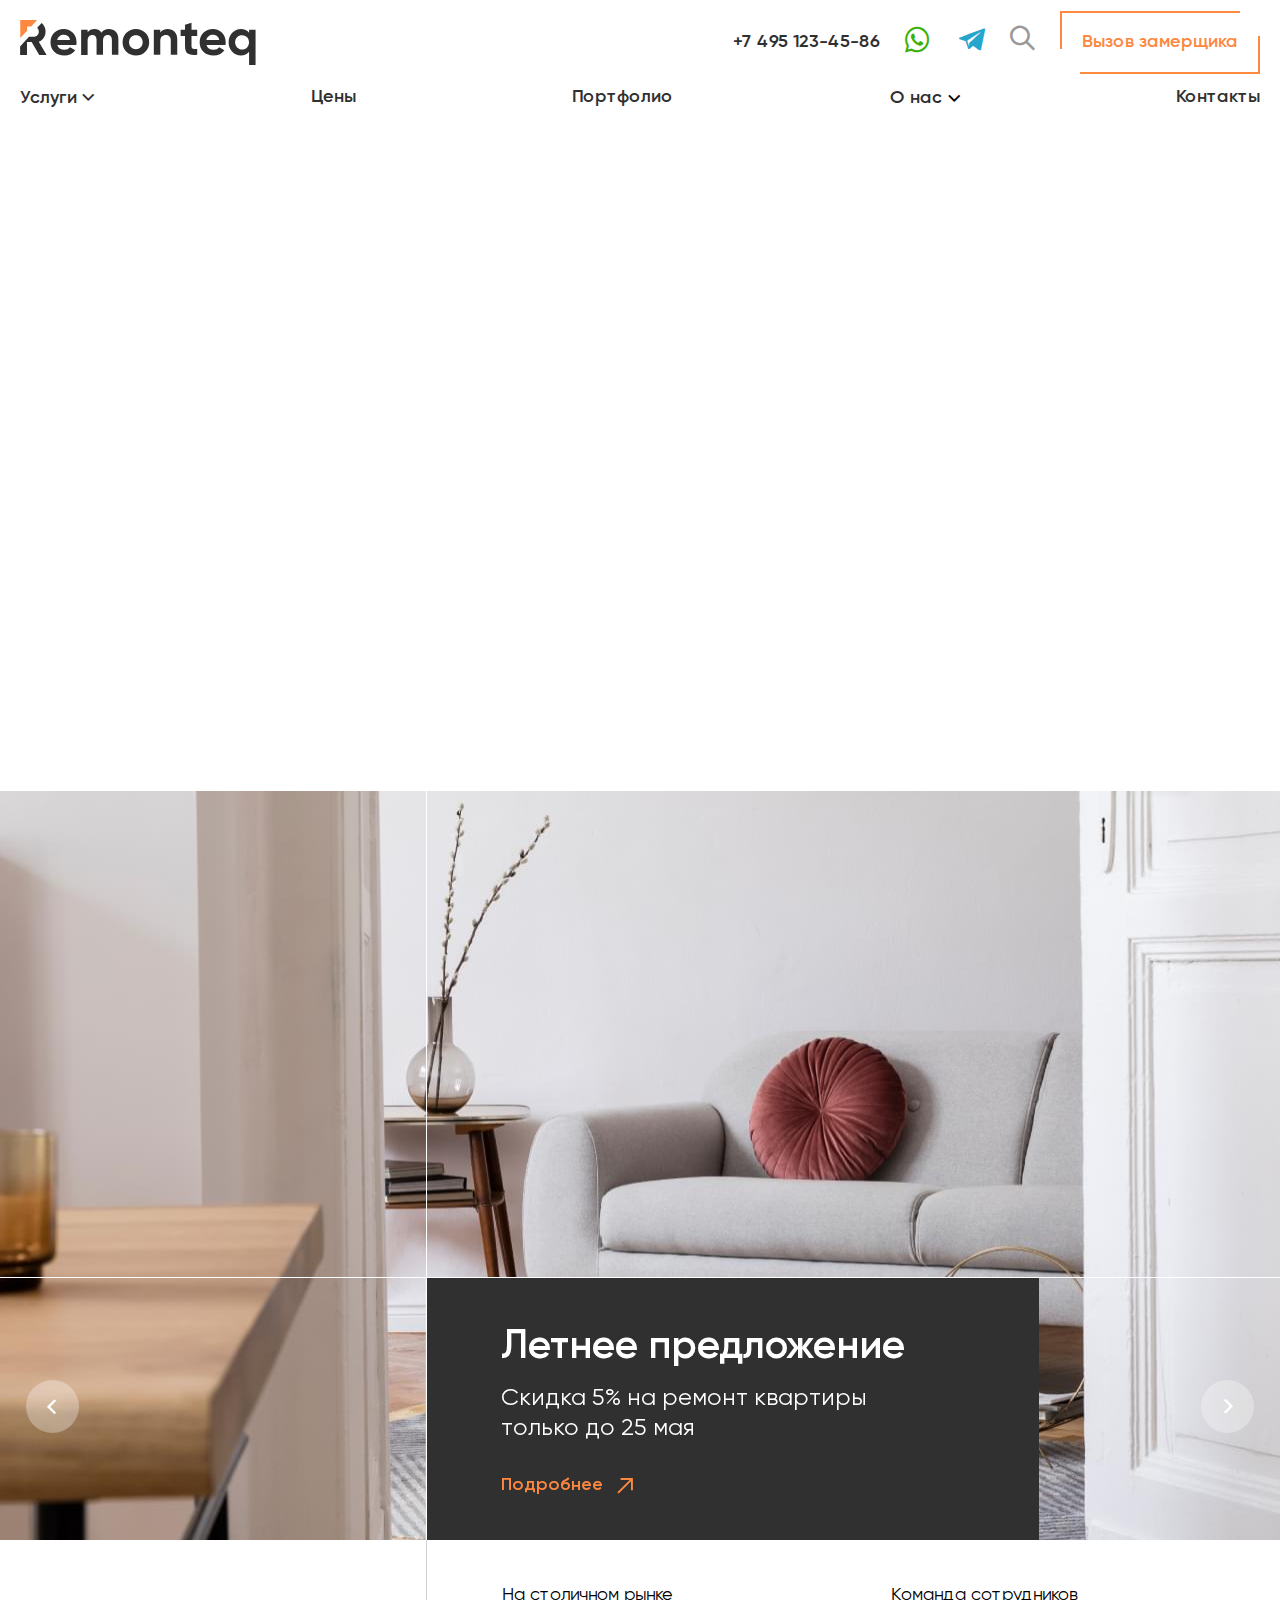
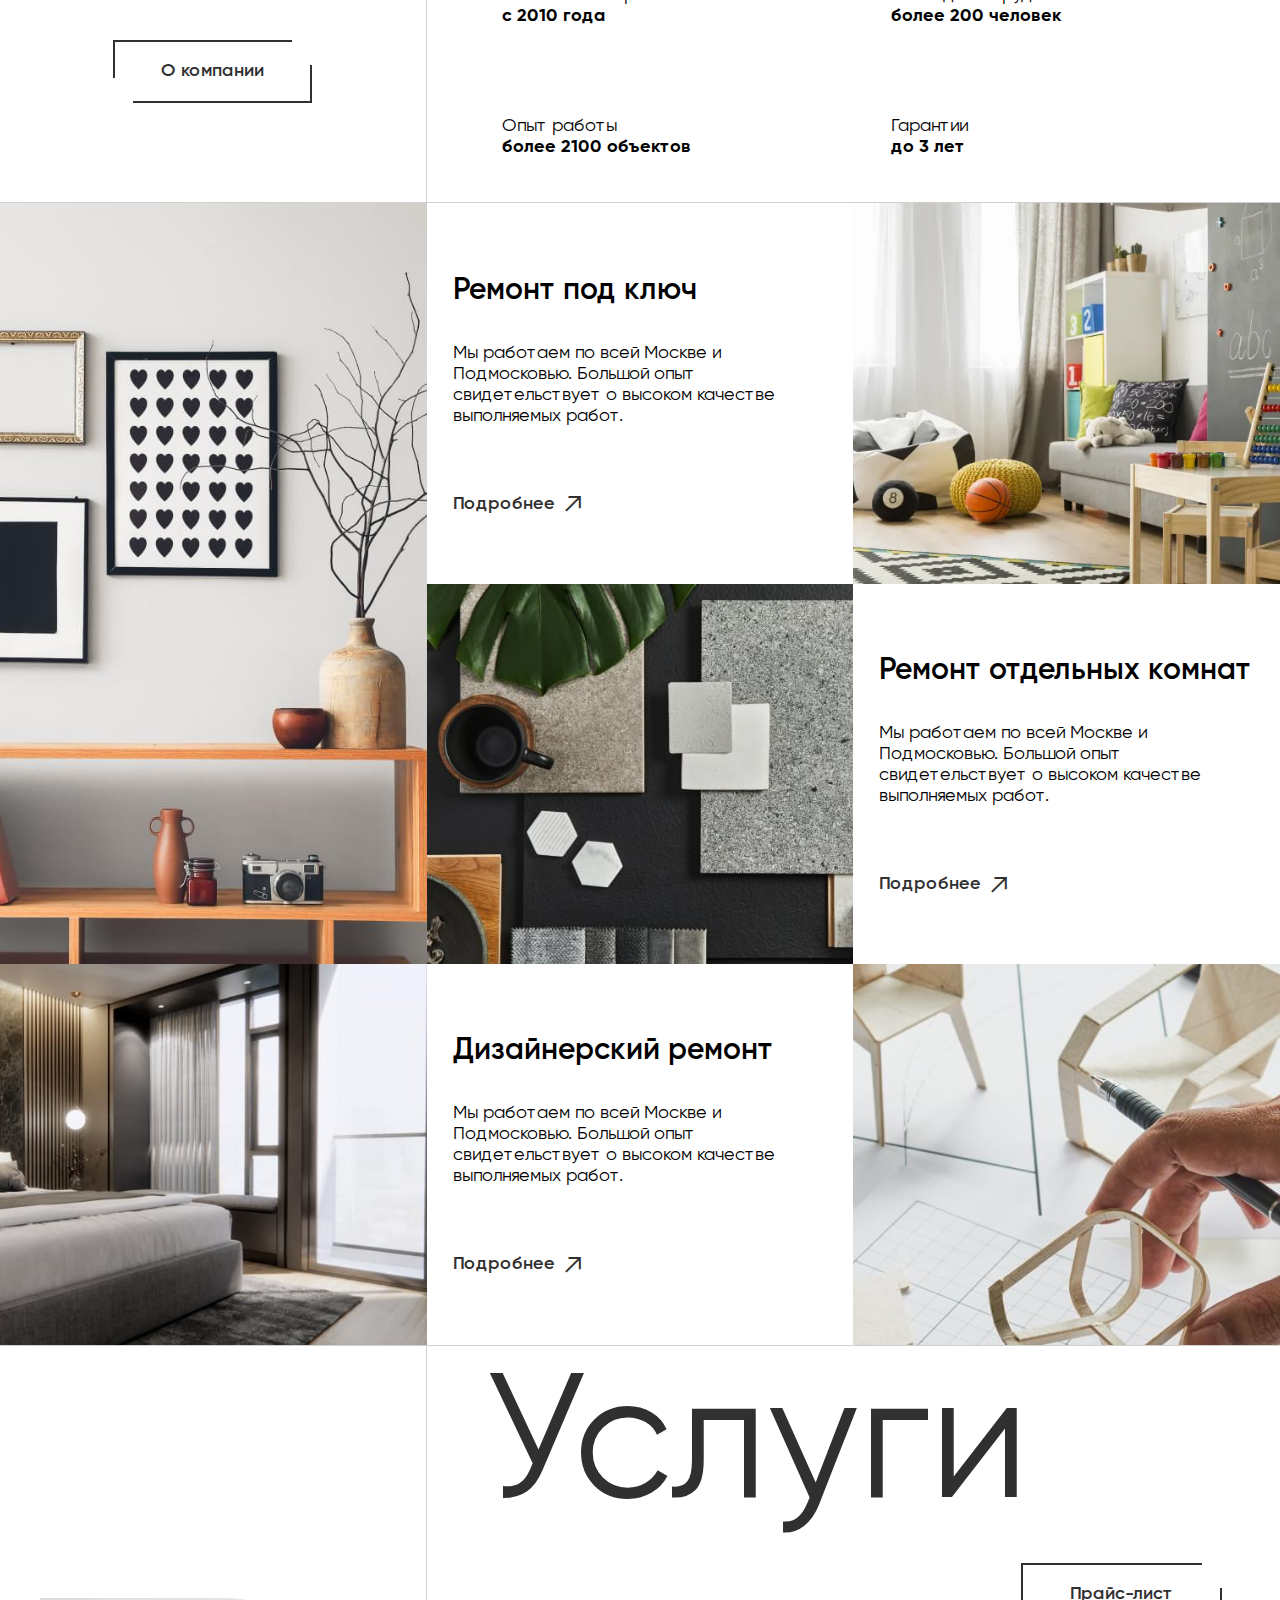
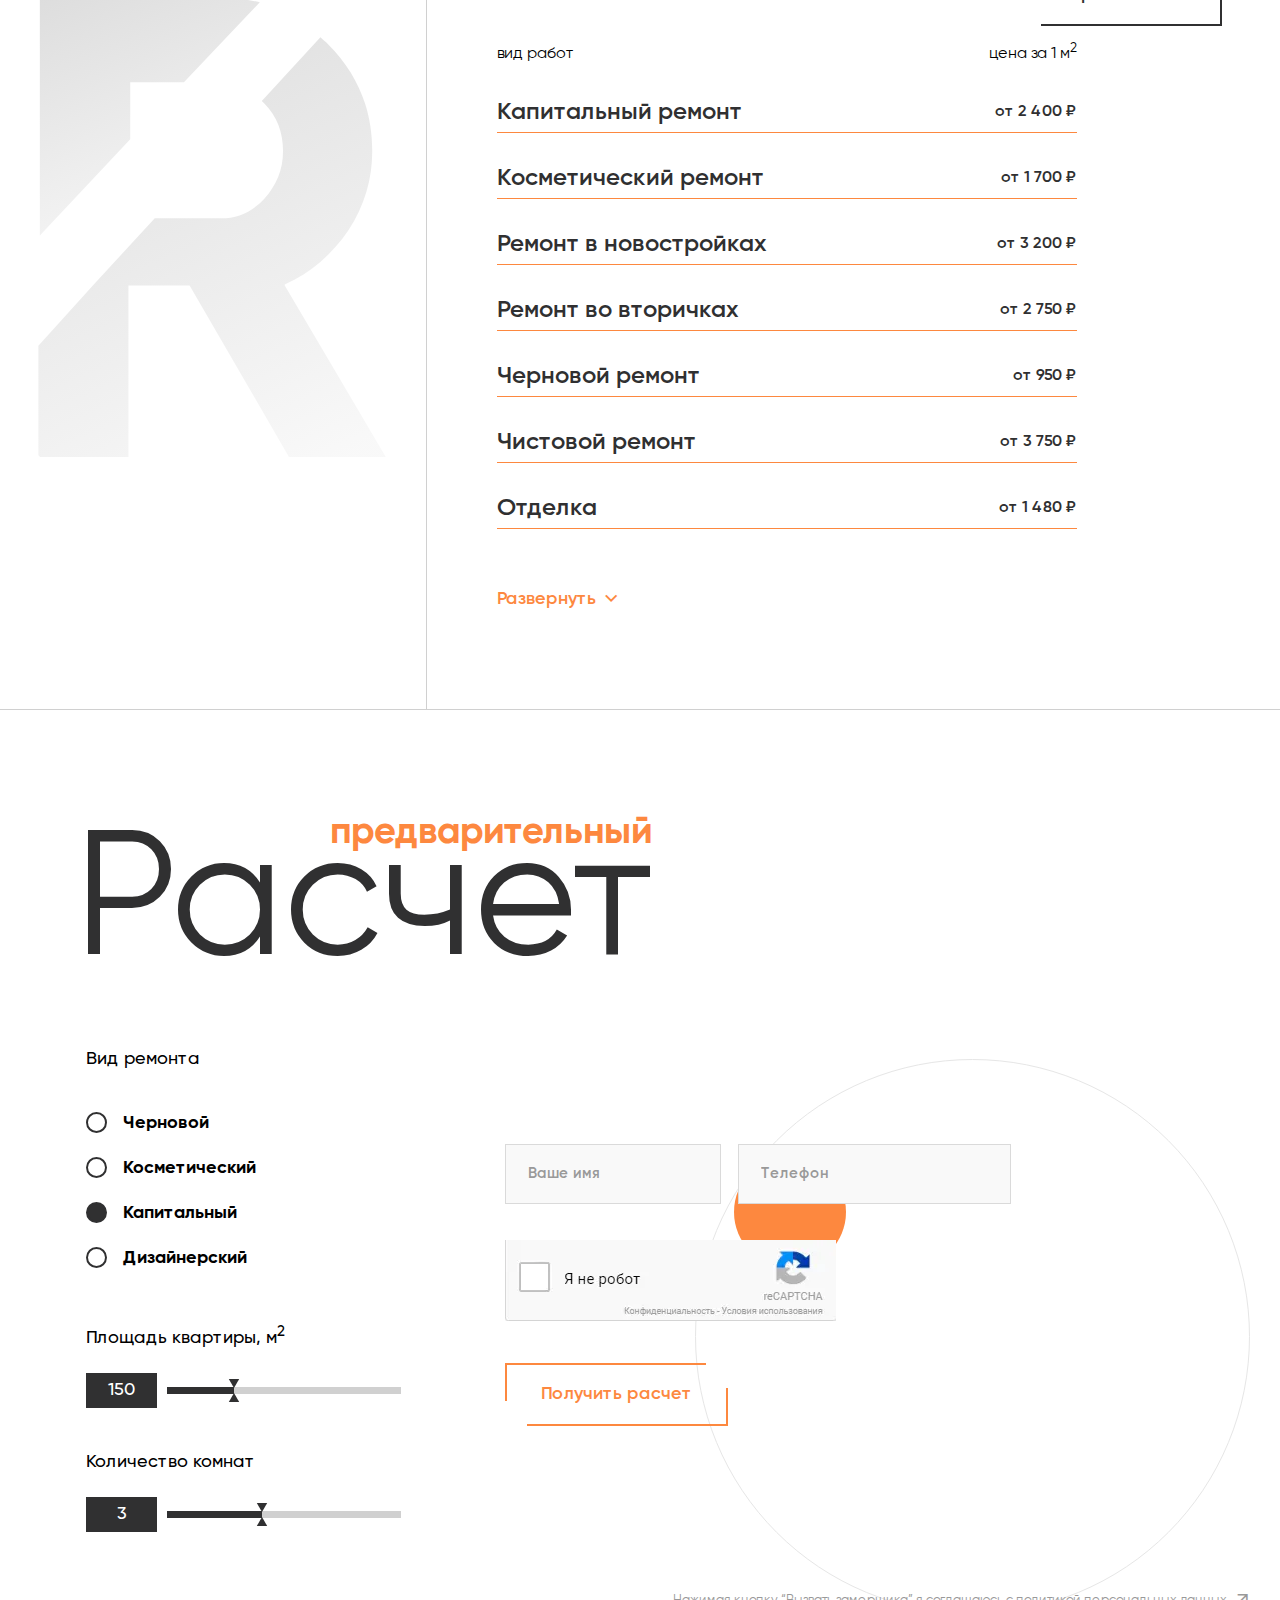
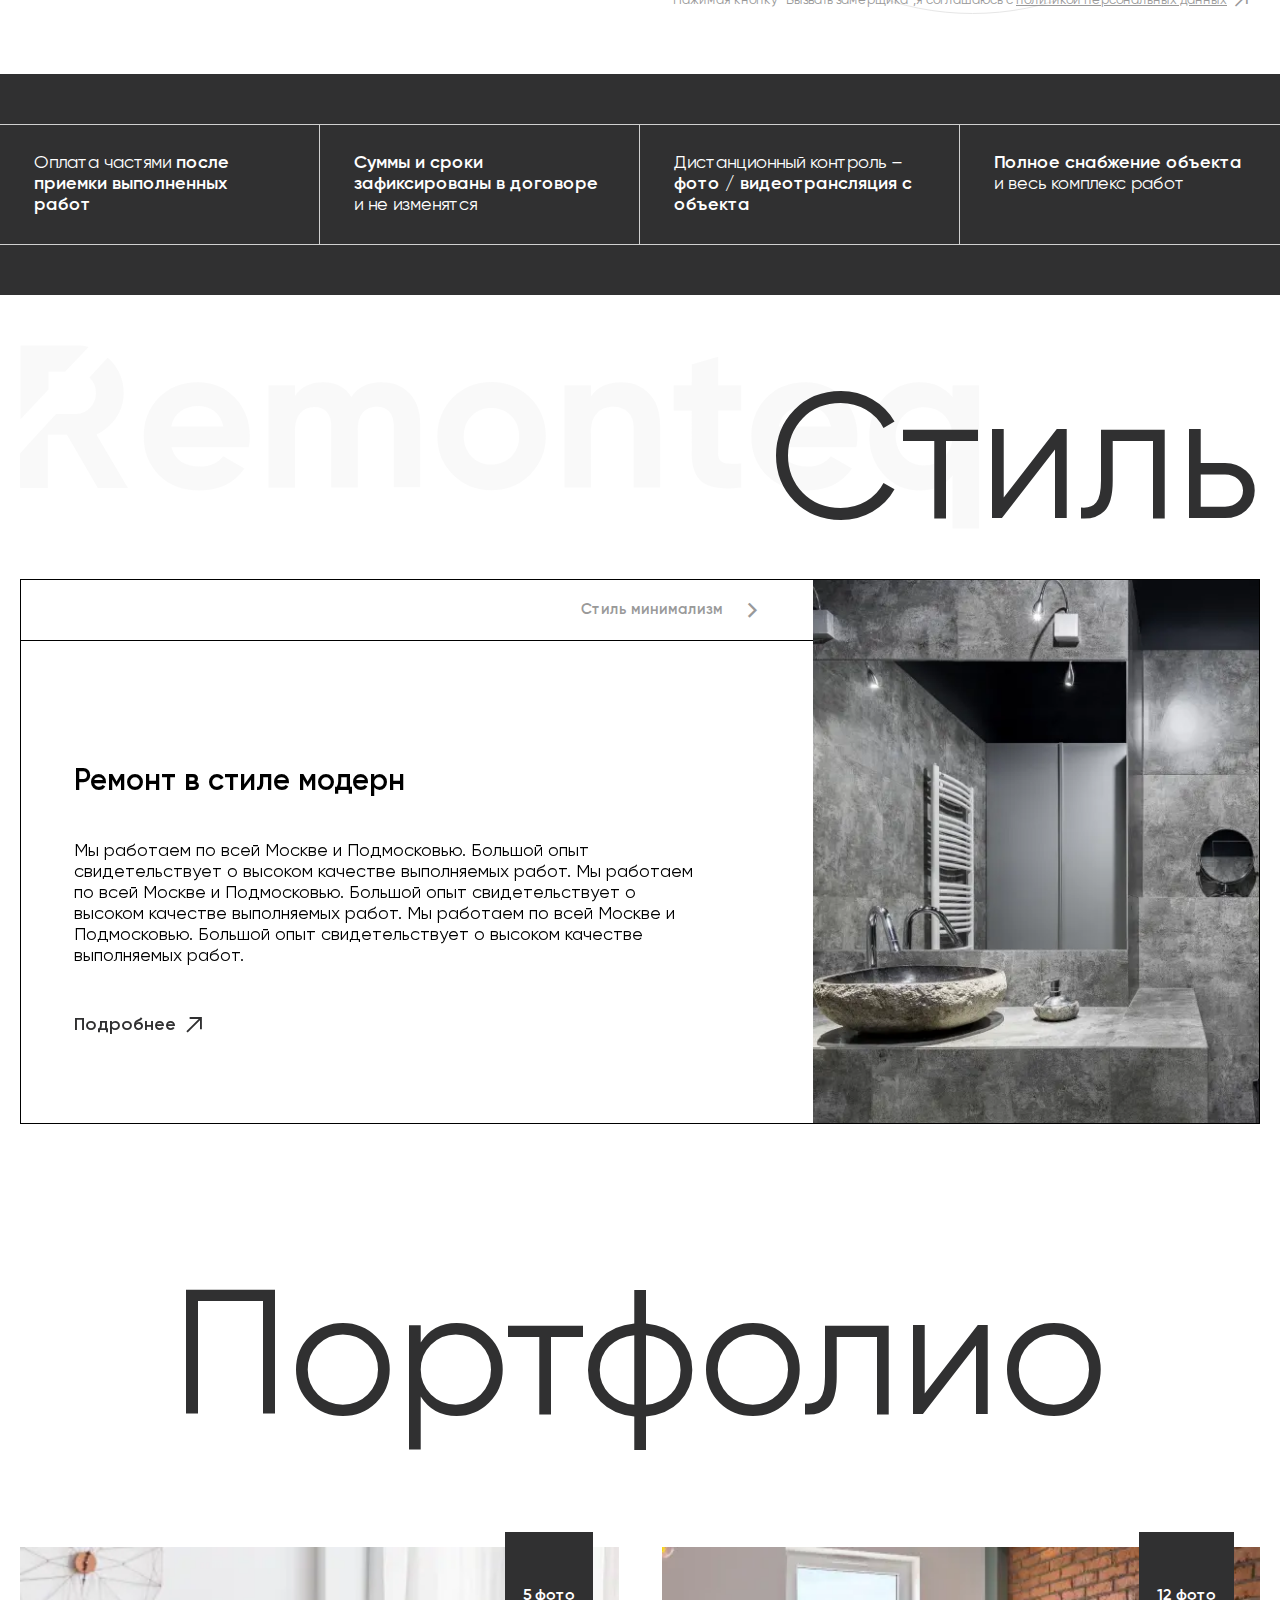
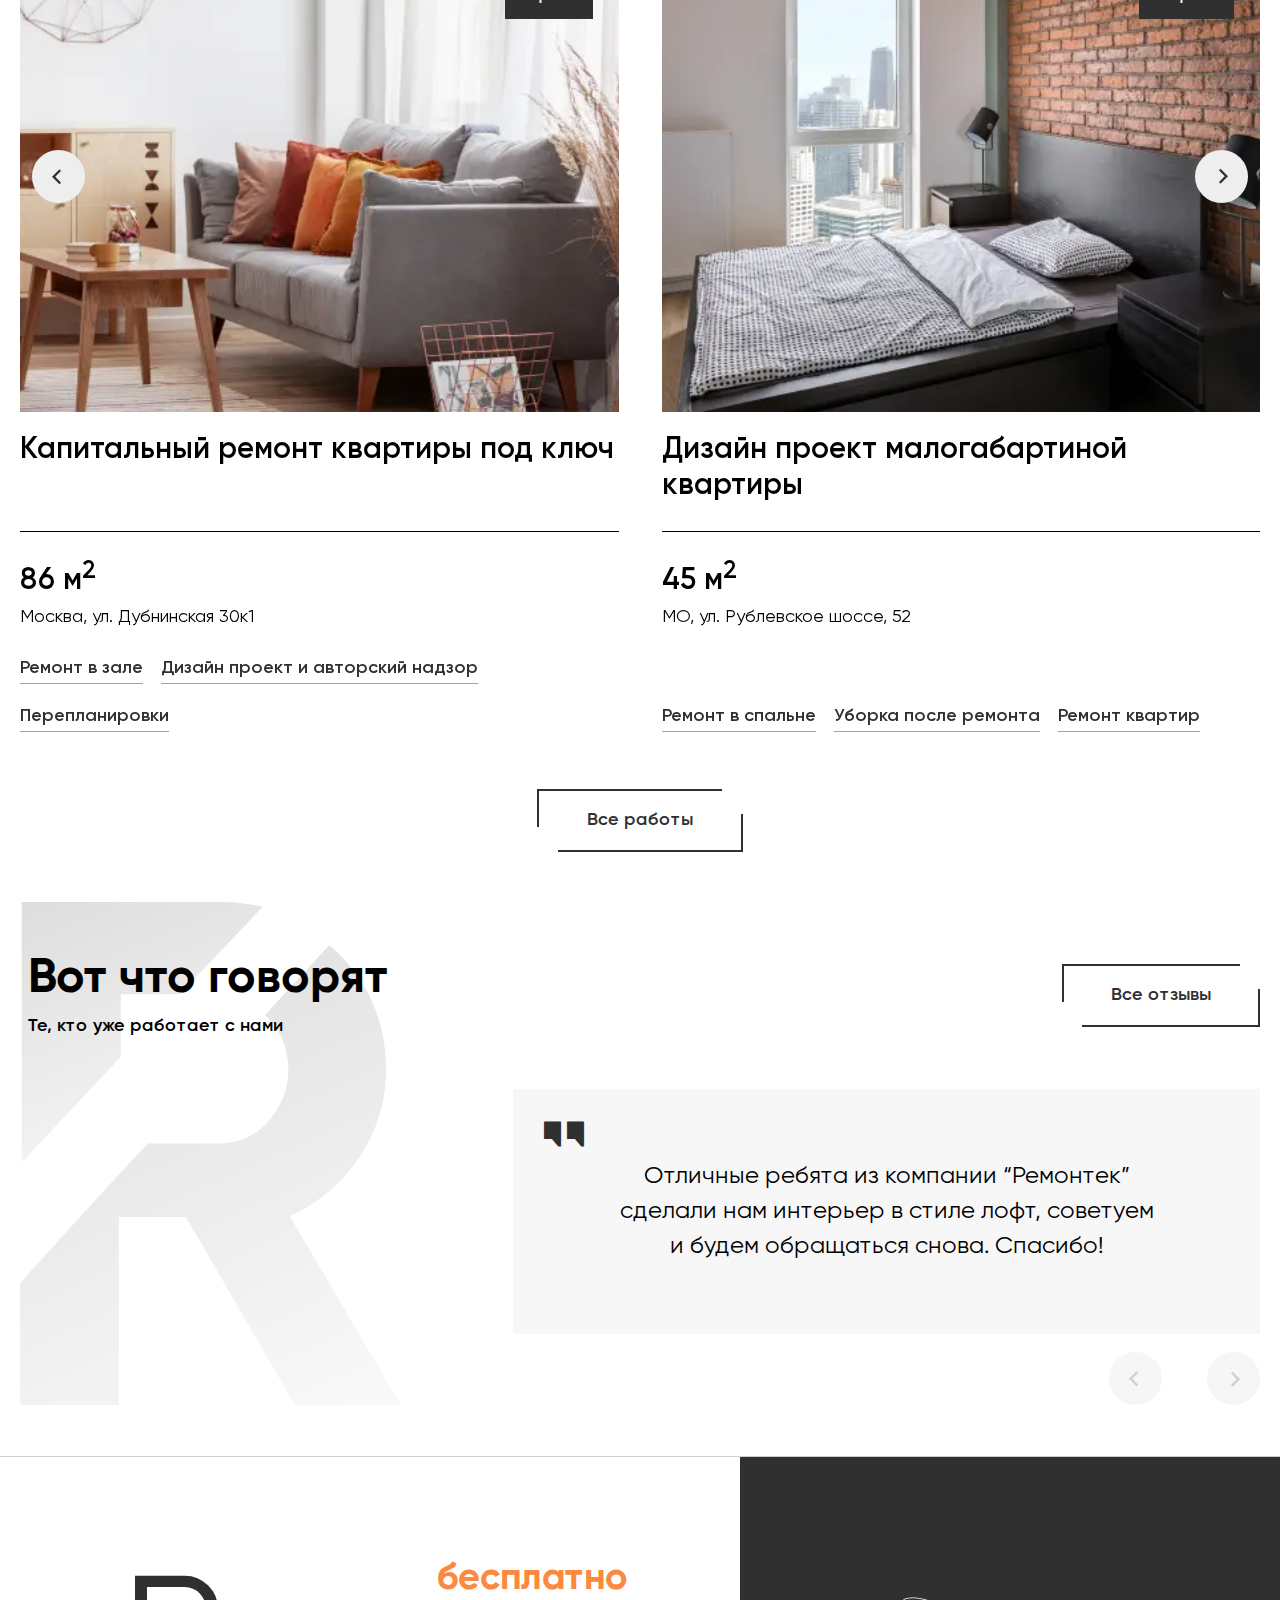
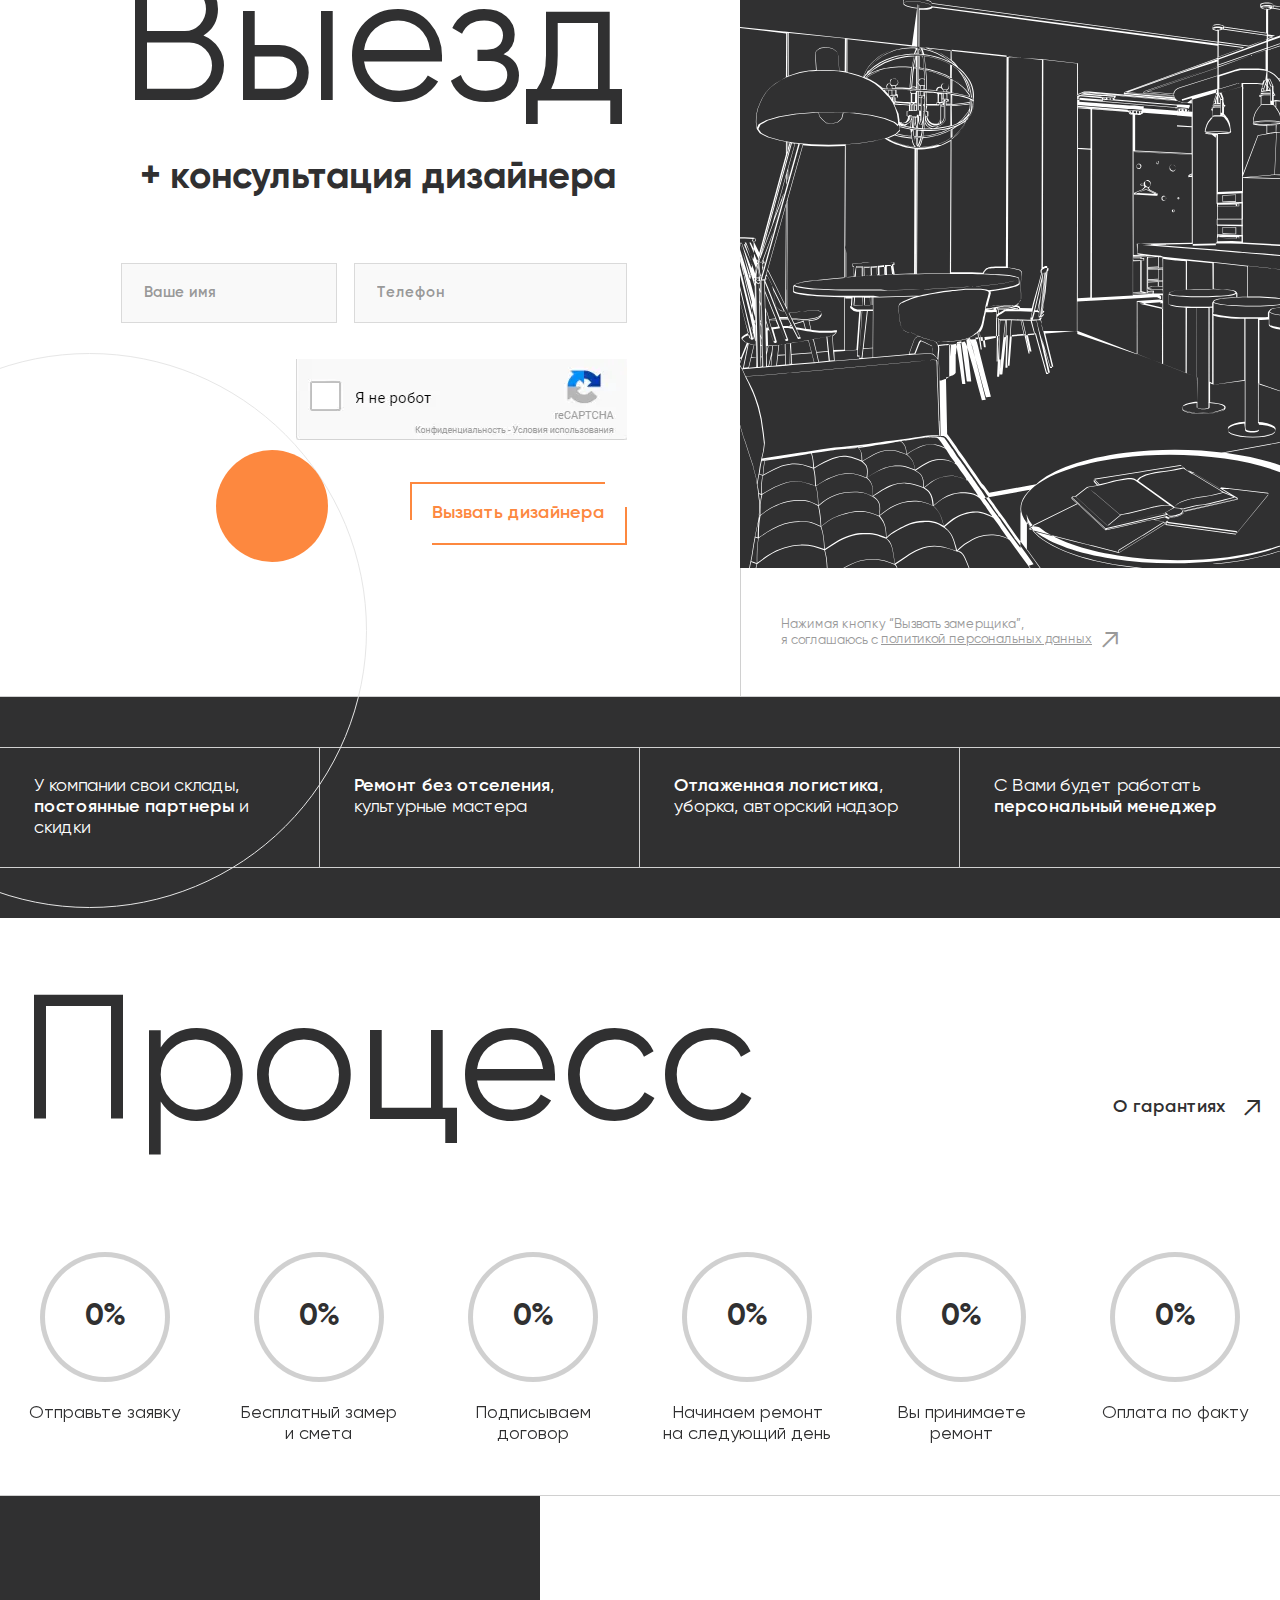
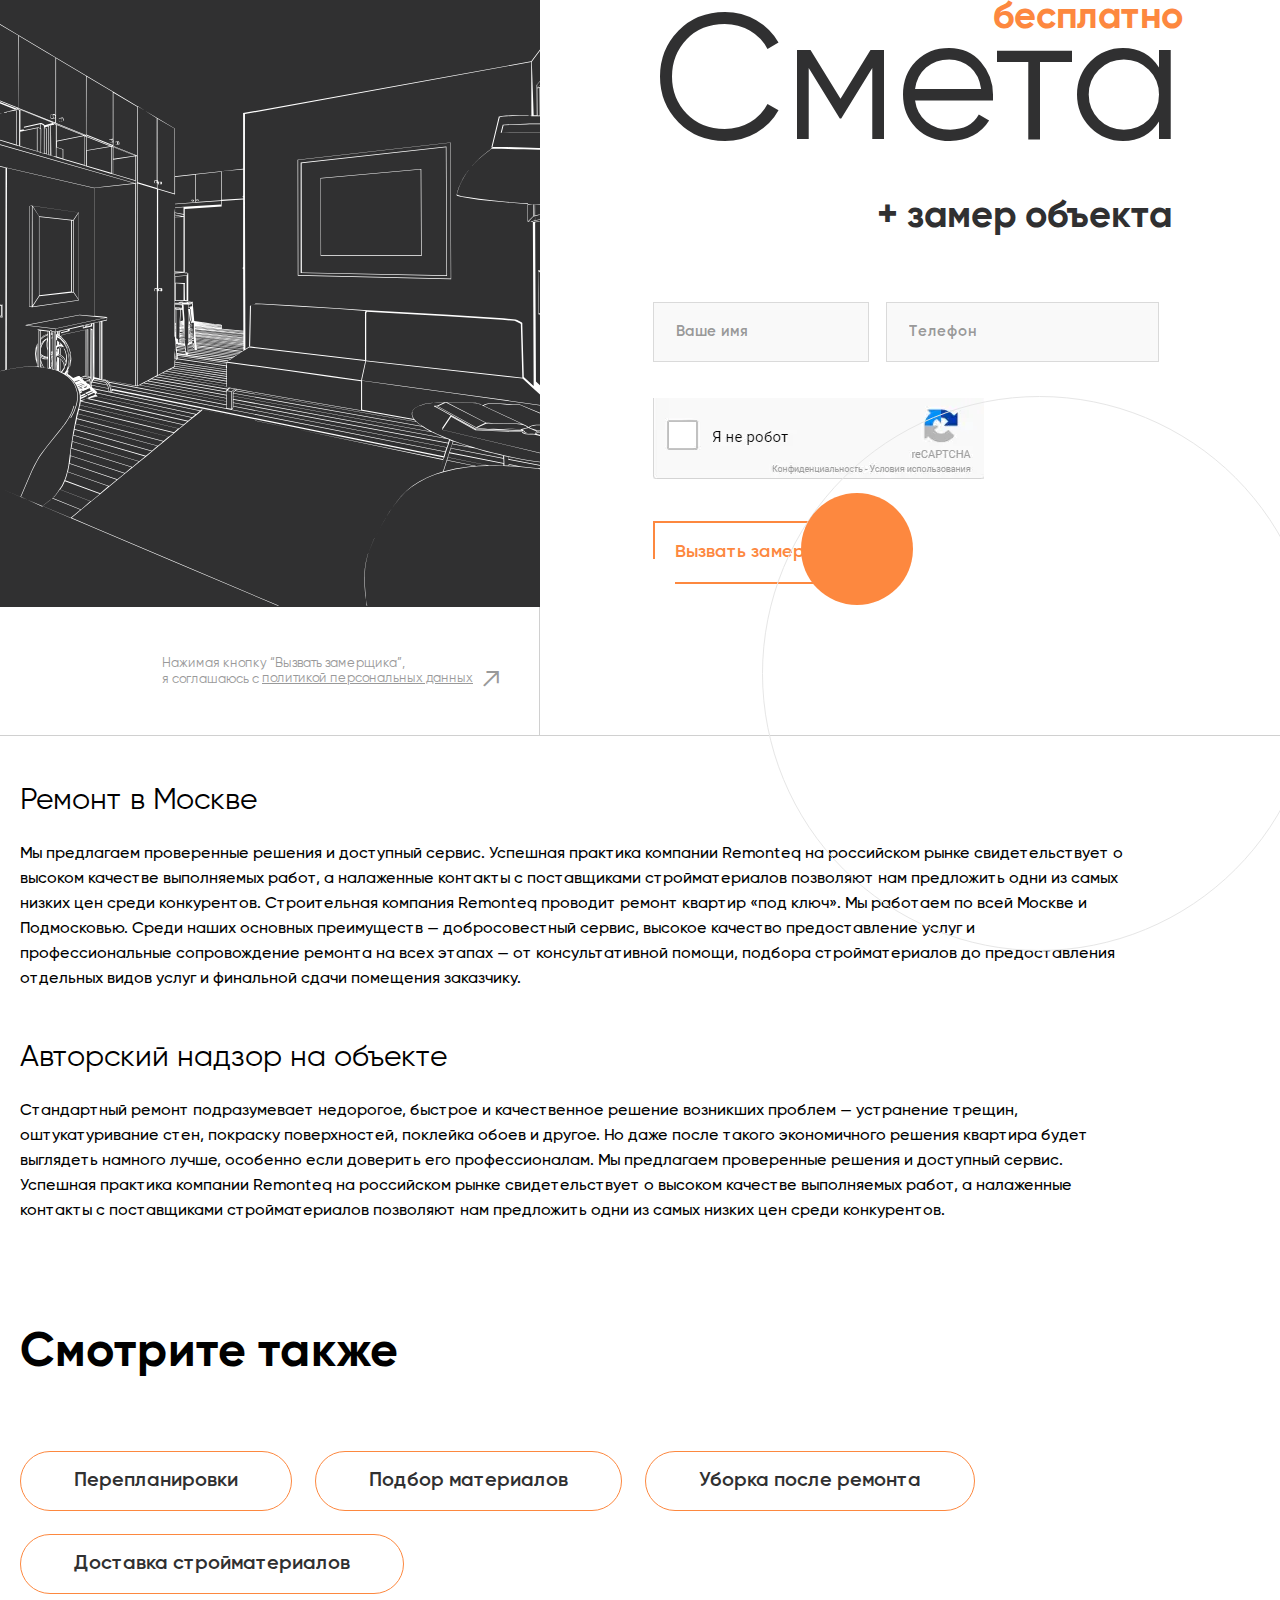
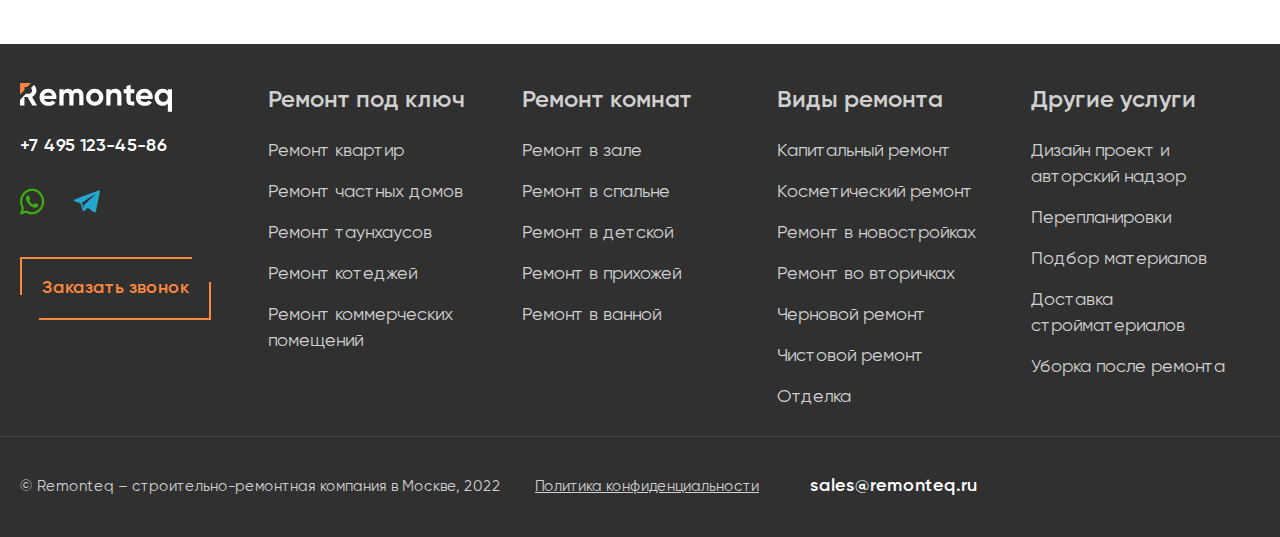
<file: index.html>
<!DOCTYPE html><html lang="ru"><head><meta charset="UTF-8"><meta http-equiv="X-UA-Compatible" content="IE=edge"><meta name="viewport" content="width=device-width,initial-scale=1"><meta name="format-detection" content="telephone=no"><meta name="description" content="Description"><title>Remonteq — Главная</title><link rel="stylesheet" href="css/style.min.css?_v=20220822170940"><link rel="shortcut icon" href="data:,"></head><body><div class="wrapper"><header class="header"><div class="header__container"><div class="header__row"><button class="header__burger burger" aria-label="Button to open (close) the navigation menu"><span></span><span></span><span></span></button><div class="header__logo"><a href="#" class="logo-ibg"><svg width="240" height="46" viewBox="0 0 240 46" fill="none" xmlns="http://www.w3.org/2000/svg"><path d="M37.8982 25.4195C38.7565 28.6547 41.1994 30.2393 45.0949 30.2393C47.6038 30.2393 49.5185 29.381 50.839 27.6644L56.187 30.7675C53.6781 34.3989 49.9147 36.2476 45.0288 36.2476C40.8033 36.2476 37.37 34.9931 34.795 32.4181C32.22 29.8431 30.9656 26.608 30.9656 22.7125C30.9656 18.8831 32.22 15.6478 34.729 13.0729C37.2379 10.4979 40.4731 9.17742 44.5007 9.17742C48.2641 9.17742 51.3672 10.4979 53.8101 13.0729C56.253 15.6478 57.5075 18.8831 57.5075 22.7125C57.5075 23.5708 57.4415 24.4952 57.2434 25.4195H37.8982ZM37.8321 20.2696H50.905C50.5089 18.5529 49.7826 17.2324 48.5942 16.3741C47.4057 15.5158 46.0852 15.1197 44.5667 15.1197C42.784 15.1197 41.3314 15.5818 40.143 16.5062C38.9545 17.3645 38.1623 18.619 37.8321 20.2696ZM90.4539 9.17742C93.425 9.17742 95.7359 10.1018 97.5185 12.0165C99.3012 13.9312 100.16 16.5061 100.16 19.6753V35.4553H93.557V20.1375C93.557 18.6189 93.1609 17.4305 92.4346 16.5722C91.7083 15.7138 90.652 15.3177 89.2654 15.3177C87.7469 15.3177 86.5584 15.8459 85.7661 16.8363C84.9078 17.8267 84.5116 19.2792 84.5116 21.1279V35.5213H77.9092V20.2035C77.9092 18.685 77.513 17.4965 76.7867 16.6382C76.0605 15.7799 75.0041 15.3837 73.6176 15.3837C72.165 15.3837 70.9766 15.9119 70.1183 16.9023C69.2599 17.8927 68.7978 19.3452 68.7978 21.1939V35.5873H62.1953V9.90368H68.7978V12.6107C70.3163 10.2998 72.6932 9.17742 75.9284 9.17742C79.0976 9.17742 81.4085 10.4319 82.927 12.8748C84.5116 10.3659 87.0866 9.17742 90.4539 9.17742ZM127.626 32.2861C124.985 34.9271 121.75 36.1815 117.986 36.1815C114.223 36.1815 110.988 34.8611 108.347 32.2861C105.706 29.7111 104.451 26.4759 104.451 22.6465C104.451 18.883 105.772 15.6478 108.347 13.0069C110.988 10.3659 114.157 9.11137 117.986 9.11137C121.75 9.11137 124.985 10.4319 127.626 13.0069C130.267 15.6478 131.587 18.817 131.587 22.6465C131.587 26.4759 130.267 29.7111 127.626 32.2861ZM113.034 27.7964C114.355 29.1169 116.005 29.7771 117.986 29.7771C119.967 29.7771 121.618 29.1169 122.938 27.7964C124.259 26.4759 124.919 24.7593 124.919 22.7125C124.919 20.6657 124.259 18.9491 122.938 17.6286C121.618 16.3081 119.967 15.6478 117.986 15.6478C116.005 15.6478 114.355 16.3081 113.034 17.6286C111.714 18.9491 111.054 20.6657 111.054 22.7125C111.054 24.7593 111.714 26.4099 113.034 27.7964ZM150.47 9.17742C153.243 9.17742 155.62 10.1018 157.403 12.0165C159.252 13.8652 160.176 16.5062 160.176 19.8074V35.5213H153.574V20.5997C153.574 18.8831 153.111 17.5625 152.187 16.7042C151.263 15.7799 150.008 15.3177 148.49 15.3177C146.773 15.3177 145.386 15.8459 144.396 16.9023C143.34 17.9587 142.878 19.5433 142.878 21.6561V35.5213H136.275V9.90368H142.878V12.7427C144.462 10.3658 147.037 9.17742 150.47 9.17742ZM180.512 16.242H174.701V26.8721C174.701 27.7304 174.9 28.3906 175.362 28.8528C175.824 29.2489 176.484 29.513 177.342 29.513C178.201 29.5791 179.257 29.5791 180.512 29.513V35.5213C175.956 36.0495 172.787 35.5873 170.872 34.2668C169.023 32.8803 168.099 30.4374 168.099 26.9381V16.3081H163.609V9.90368H168.099V4.75375L174.701 2.77301V9.90368H180.512V16.242ZM189.953 25.4195C190.811 28.6547 193.254 30.2393 197.15 30.2393C199.659 30.2393 201.574 29.381 202.894 27.6644L208.242 30.7675C205.733 34.3989 201.97 36.2476 197.084 36.2476C192.858 36.2476 189.425 34.9931 186.85 32.4181C184.275 29.8431 183.021 26.608 183.021 22.7125C183.021 18.8831 184.275 15.6478 186.784 13.0729C189.293 10.4979 192.528 9.17742 196.556 9.17742C200.319 9.17742 203.422 10.4979 205.865 13.0729C208.308 15.6478 209.563 18.8831 209.563 22.7125C209.563 23.5708 209.497 24.4952 209.298 25.4195H189.953ZM189.887 20.2696H202.96C202.564 18.5529 201.838 17.2324 200.649 16.3741C199.461 15.5158 198.14 15.1197 196.622 15.1197C194.839 15.1197 193.386 15.5818 192.198 16.5062C191.01 17.3645 190.217 18.619 189.887 20.2696ZM233.398 9.90368H240V45.7551H233.398V32.4842C231.417 34.9931 228.71 36.2476 225.078 36.2476C221.645 36.2476 218.674 34.9271 216.231 32.3521C213.788 29.7111 212.534 26.5419 212.534 22.7125C212.534 18.9491 213.788 15.7139 216.231 13.0729C218.674 10.4319 221.645 9.17742 225.078 9.17742C228.644 9.17742 231.417 10.4319 233.398 12.9408V9.90368ZM221.183 27.9284C222.503 29.2489 224.22 29.9752 226.267 29.9752C228.314 29.9752 230.03 29.315 231.351 27.9284C232.671 26.6079 233.331 24.8253 233.331 22.7125C233.331 20.5997 232.671 18.883 231.351 17.4965C230.03 16.176 228.314 15.4498 226.267 15.4498C224.22 15.4498 222.503 16.11 221.183 17.4965C219.862 18.817 219.136 20.5997 219.136 22.7125C219.202 24.8253 219.862 26.5419 221.183 27.9284Z" fill="#303031"/><path d="M4.35762 22.1843L9.0454 17.1004H14.1953C15.5158 17.1004 16.6382 16.5722 17.5626 15.5818C18.4869 14.5254 19.0151 13.337 19.0151 11.8844C19.0151 10.4319 18.5529 9.17742 17.5626 8.18705C17.4965 8.12103 17.4305 8.05497 17.3645 7.98895L21.9202 3.03711C22.1183 3.23518 22.3164 3.36723 22.5144 3.5653C24.8253 5.87617 25.9477 8.64921 25.9477 11.8844C25.9477 14.0632 25.3535 16.11 24.099 18.0247C22.8446 19.8734 21.194 21.326 19.1472 22.2503V22.3163L27.0041 35.6533H19.4773L11.7524 22.3163H6.99861V35.6533H0.132058L0 35.5213V27.0041L4.35762 22.1843Z" fill="#303031"/><path d="M0.13208 18.4209V0H14.3274C15.3178 0 16.2421 0.13205 17.1665 0.330124L11.2902 6.53647H7.13069V10.9601L0.13208 18.4209Z" fill="#FD883F"/></svg></a></div><div class="header__phone phone"><a href="tel:+74951234586" class="icon-phone">+7 495 123-45-86</a></div><div data-da=".nav-header,992,last" class="header__social"><div class="social"><a href="#" target="_blank" class="social__item social__item_whatsapp icon-whatsapp"></a> <a href="#" target="_blank" class="social__item social__item_telegram icon-telegram"></a></div></div><nav class="header__nav nav-header"><ul class="nav-header__list"><li data-list-item class="nav-header__item"><span data-list="#services-list" class="nav-header__link icon-arrow-down">Услуги</span></li><li class="nav-header__item"><a href="#" class="nav-header__link">Цены</a></li><li class="nav-header__item"><a href="#" class="nav-header__link">Портфолио</a></li><li data-spollers="992,max" class="nav-header__item nav-header__item_dropdown"><a href="#" class="nav-header__link nav-header__link_dropdown">О нас</a> <span data-spoller class="nav-header__dropdown-arrow icon-arrow-down"></span><div class="nav-header__dropdown"><ul class="dropdown-menu-list"><li class="dropdown-menu-list__item"><a href="#" class="dropdown-menu-list__link">Наша команда</a></li><li class="dropdown-menu-list__item"><a href="#" class="dropdown-menu-list__link">Награды и сертификаты</a></li><li class="dropdown-menu-list__item"><a href="#" class="dropdown-menu-list__link">СРО</a></li><li class="dropdown-menu-list__item"><a href="#" class="dropdown-menu-list__link">Отзывы клиентов</a></li><li class="dropdown-menu-list__item"><a href="#" class="dropdown-menu-list__link">Вакансии</a></li><li class="dropdown-menu-list__item"><a href="#" class="dropdown-menu-list__link">Активные стройки</a></li><li class="dropdown-menu-list__item"><a href="#" class="dropdown-menu-list__link">Дом в кредит</a></li></ul></div></li><li class="nav-header__item"><a href="#" class="nav-header__link">Контакты</a></li></ul><div class="nav-header__phone"><a href="tel:+74951234586">+7 495 123-45-86</a></div></nav><div class="header__search"><button data-popup-show="#search-popup" class="icon-search"></button></div><button data-popup-show="#order-popup" data-da=".nav-header,767,2" class="header__button button"><span>Вызов замерщика</span></button></div></div><div data-da=".nav-header,992,0" class="header-sublists"><div data-sublist id="services-list" class="sub-list"><div class="sub-list__container"><ul data-spollers="992,max" class="sub-list__list"><li class="sub-list__item"><span data-spoller class="sub-list__link icon-arrow-down">Ремонт под ключ</span><ul class="sub-list__sublist sublist-list"><li class="sublist-list__item"><a href="#" class="sublist-list__link">Ремонт квартир</a></li><li class="sublist-list__item"><a href="#" class="sublist-list__link">Ремонт частных домов</a></li><li class="sublist-list__item"><a href="#" class="sublist-list__link">Ремонт таунхаусов</a></li><li class="sublist-list__item"><a href="#" class="sublist-list__link">Ремонт котеджей</a></li><li class="sublist-list__item"><a href="#" class="sublist-list__link">Ремонт коммерческих помещений</a></li></ul></li><li class="sub-list__item"><span data-spoller class="sub-list__link icon-arrow-down">Ремонт комнат</span><ul class="sub-list__sublist sublist-list"><li class="sublist-list__item"><a href="#" class="sublist-list__link">Ремонт в зале</a></li><li class="sublist-list__item"><a href="#" class="sublist-list__link">Ремонт в спальне</a></li><li class="sublist-list__item"><a href="#" class="sublist-list__link">Ремонт в детской</a></li><li class="sublist-list__item"><a href="#" class="sublist-list__link">Ремонт в прихожей</a></li><li class="sublist-list__item"><a href="#" class="sublist-list__link">Ремонт в ванной</a></li></ul></li><li class="sub-list__item"><span data-spoller class="sub-list__link icon-arrow-down">Стили ремонта</span><ul class="sub-list__sublist sublist-list"><li class="sublist-list__item"><a href="#" class="sublist-list__link">Ремонт в стиле лофт</a></li><li class="sublist-list__item"><a href="#" class="sublist-list__link">Ремонт в стиле модерн</a></li><li class="sublist-list__item"><a href="#" class="sublist-list__link">Ремонт в стиле арт-деко</a></li><li class="sublist-list__item"><a href="#" class="sublist-list__link">Ремонт в стиле минимализм</a></li><li class="sublist-list__item"><a href="#" class="sublist-list__link">Ремонт в стиле хай-тек</a></li><li class="sublist-list__item"><a href="#" class="sublist-list__link">Ремонт стандартном в стиле</a></li><li class="sublist-list__item"><a href="#" class="sublist-list__link">Ремонт в стиле поп-арт</a></li></ul></li><li class="sub-list__item"><span data-spoller class="sub-list__link icon-arrow-down">Виды ремонта</span><ul class="sub-list__sublist sublist-list"><li class="sublist-list__item"><a href="#" class="sublist-list__link">Капитальный ремонт</a></li><li class="sublist-list__item"><a href="#" class="sublist-list__link">Косметический ремонт</a></li><li class="sublist-list__item"><a href="#" class="sublist-list__link">Ремонт в новостройках</a></li><li class="sublist-list__item"><a href="#" class="sublist-list__link">Ремонт во вторичках</a></li><li class="sublist-list__item"><a href="#" class="sublist-list__link">Черновой ремонт</a></li><li class="sublist-list__item"><a href="#" class="sublist-list__link">Чистовой ремонт</a></li><li class="sublist-list__item"><a href="#" class="sublist-list__link">Отделка</a></li></ul></li><li class="sub-list__item"><span data-spoller class="sub-list__link icon-arrow-down">Другие услуги</span><ul class="sub-list__sublist sublist-list"><li class="sublist-list__item"><a href="#" class="sublist-list__link">Дизайн проект и авторский надзор</a></li><li class="sublist-list__item"><a href="#" class="sublist-list__link">Перепланировки</a></li><li class="sublist-list__item"><a href="#" class="sublist-list__link">Подбор материалов</a></li><li class="sublist-list__item"><a href="#" class="sublist-list__link">Доставка стройматериалов</a></li><li class="sublist-list__item"><a href="#" class="sublist-list__link">Уборка после ремонта</a></li></ul></li></ul></div></div></div></header><div data-da=".nav-header,992,last" data-popup id="search-popup" class="search-popup"><button class="popup-close"></button><form action="#" class="search-popup__form form-search-popup" id="form-search-popup"><input type="text" name="form-search-popup-search" id="form-search-popup-search" class="form-search-popup__input" placeholder="Например, капитальный ремонт"> <button type="submit" class="form-search-popup__button icon-search"></button></form></div><div data-popup id="order-popup" class="call-popup"><button class="popup-close"></button><div class="services-order-line-section services-order-line-section_popup"><div class="services-order-line-section__image-ibg"><picture><source srcset="img/images/services/order-line/2.jpg" media="(max-width: 767px)"><source srcset="img/images/services/order-line/1.jpg" media="(max-width: 992px)"><img src="img/images/pop-up/call/6afcf1fac6bd2ecf8bf77ca1c4f3e5d3.png" alt="Services page order line section image" width="1920" height="230"></picture></div><div class="services-order-line-section__container"><div class="services-order-line-section__text text-services-order-line"><div class="text-services-order-line__text">+ скидка 5%</div><div class="text-services-order-line__label">при заказе с сайта</div></div></div></div><div class="call-popup__form"><form action="#" class="form-call-popup" id="form-order-popup"><div class="form-call-popup__title title"><span class="title__over">бесплатно</span> Вызов <span class="title__under">замерщика</span></div><div class="form-call-popup__inputs form-inputs"><div class="form-call-popup__input form-input"><input type="text" name="form-order-popup-name" id="form-order-popup-name" placeholder="Ваше имя"></div><div class="form-call-popup__input form-input"><input type="tel" name="form-order-popup-phone" id="form-order-popup-phone" placeholder="Телефон"></div></div><div class="form-call-popup__image-ibg form-captcha"><picture><source srcset="img/images/ui/aa81d37cd21ba1c1e946df044bc96f6f.webp" type="image/webp"><img src="img/images/ui/aa81d37cd21ba1c1e946df044bc96f6f.png" alt="reCaptcha" width="331" height="81"></picture></div><button type="submit" class="form-call-popup__button button"><span>Вызвать замерщика</span></button><div class="form-call-popup__policy policy">Нажимая кнопку “Вызвать замерщика”,<br>я соглашаюсь с <a href="#" target="_blank" class="policy__link icon-arrow-more"><span>политикой персональных данных</span></a></div></form></div></div><main class="main"><div class="main__banner banner logo-background"><div class="banner__circle-decor circle-decor"></div><div class="banner__container"><div class="banner__row"><!-- <div class="banner__content"> --><div class="banner__title">Ремонт</div><a href="#" class="banner__button button_dark"><span>Все услуги</span></a><!-- </div> --><div class="banner__categories"><div class="banner__category">квартиры</div><div class="banner__category">частные дома</div><div class="banner__category">офисы</div></div></div></div></div><div class="offer"><div class="offer__slider slider-offer swiper"><div class="slider-offer__wrapper swiper-wrapper"><div class="slider-offer__slide swiper-slide"><div class="slider-offer__image-ibg"><picture><source srcset="img/images/home/offer/2.jpg" media="(max-width: 992px)"><img src="img/images/home/offer/1.jpg" alt="Offer slider background" width="1920" height="750"></picture></div><div class="slider-offer__info"><div class="slider-offer__content"><div class="slider-offer__title">Летнее предложение</div><div class="slider-offer__text">Cкидка 5% на ремонт квартиры только до 25 мая</div><a href="#" class="slider-offer__link icon-arrow-more">Подробнее</a></div></div></div></div><div class="slider-offer__arrows arrows-slider-offer"><div class="arrows-slider-offer__prev icon-arrow-down"></div><div class="arrows-slider-offer__next icon-arrow-down"></div></div></div></div><div class="about-line"><div class="about-line__button"><a href="#" class="button_dark"><span>О компании</span></a></div><div class="about-line__info info-about-line"><div class="info-about-line__item">На столичном рынке <span>с 2010 года</span></div><div class="info-about-line__item">Команда сотрудников <span>более 200 человек</span></div><div class="info-about-line__item">Опыт работы <span>более 2100 объектов</span></div><div class="info-about-line__item">Гарантии <span>до 3 лет</span></div></div></div><div class="info-section"><div class="info-section__image-ibg info-section__image-ibg_1"><picture><source srcset="img/images/home/info/6.jpg" media="(max-width: 992px)"><img src="img/images/home/info/1.jpg" alt="Info section image" width="640" height="900"></picture></div><div class="info-section__image-ibg info-section__image-ibg_2"><picture><source srcset="img/images/home/info/2.webp" type="image/webp"><img src="img/images/home/info/2.jpg" alt="Info section image" width="760" height="450"></picture></div><div class="info-section__image-ibg info-section__image-ibg_3"><picture><source srcset="img/images/home/info/7.jpg" media="(max-width: 992px)"><img src="img/images/home/info/3.jpg" alt="Info section image" width="520" height="450"></picture></div><div class="info-section__image-ibg info-section__image-ibg_4"><picture><source srcset="img/images/home/info/8.jpg" media="(max-width: 992px)"><img src="img/images/home/info/4.jpg" alt="Info section image" width="640" height="450"></picture></div><div class="info-section__image-ibg info-section__image-ibg_5"><picture><source srcset="img/images/home/info/9.jpg" media="(max-width: 992px)"><img src="img/images/home/info/5.jpg" alt="Info section image" width="760" height="450"></picture></div><div class="info-section__content info-section__content_1"><div class="info-section__title services-card-title">Ремонт под ключ</div><div class="info-section__text services-card-text">Мы работаем по всей Москве и Подмосковью. Большой опыт свидетельствует о высоком качестве выполняемых работ.</div><a href="#" class="info-section__link services-card-link icon-arrow-more">Подробнее</a></div><div class="info-section__content info-section__content_2"><div class="info-section__title services-card-title">Ремонт отдельных комнат</div><div class="info-section__text services-card-text">Мы работаем по всей Москве и Подмосковью. Большой опыт свидетельствует о высоком качестве выполняемых работ.</div><a href="#" class="info-section__link services-card-link icon-arrow-more">Подробнее</a></div><div class="info-section__content info-section__content_3"><div class="info-section__title services-card-title">Дизайнерский ремонт</div><div class="info-section__text services-card-text">Мы работаем по всей Москве и Подмосковью. Большой опыт свидетельствует о высоком качестве выполняемых работ.</div><a href="#" class="info-section__link services-card-link icon-arrow-more">Подробнее</a></div></div><div class="services-section"><div class="services-section__content"><div class="services-section__header"><div class="services-section__title title_dark">Услуги</div><a href="#" class="services-section__link button_dark"><span>Прайс-лист</span></a></div><div class="services-section__table"><div class="table-services"><div class="table-services__head"><div class="table-services__left">вид работ</div><div class="table-services__right">цена за 1 м<sup>2</sup></div></div><a href="#" class="table-services__item"><div class="table-services__left-data">Капитальный ремонт</div><div class="table-services__right-data">от 2 400 ₽</div><div class="table-services__link-decor icon-arrow-more">Портфолио</div></a><a href="#" class="table-services__item"><div class="table-services__left-data">Косметический ремонт</div><div class="table-services__right-data">от 1 700 ₽</div><div class="table-services__link-decor icon-arrow-more">Портфолио</div></a><a href="#" class="table-services__item"><div class="table-services__left-data">Ремонт в новостройках</div><div class="table-services__right-data">от 3 200 ₽</div><div class="table-services__link-decor icon-arrow-more">Портфолио</div></a><a href="#" class="table-services__item"><div class="table-services__left-data">Ремонт во вторичках</div><div class="table-services__right-data">от 2 750 ₽</div><div class="table-services__link-decor icon-arrow-more">Портфолио</div></a><a href="#" class="table-services__item"><div class="table-services__left-data">Черновой ремонт</div><div class="table-services__right-data">от 950 ₽</div><div class="table-services__link-decor icon-arrow-more">Портфолио</div></a><a href="#" class="table-services__item"><div class="table-services__left-data">Чистовой ремонт</div><div class="table-services__right-data">от 3 750 ₽</div><div class="table-services__link-decor icon-arrow-more">Портфолио</div></a><a href="#" class="table-services__item"><div class="table-services__left-data">Отделка</div><div class="table-services__right-data">от 1 480 ₽</div><div class="table-services__link-decor icon-arrow-more">Портфолио</div></a><div class="table-services__hidden" hidden><a href="#" class="table-services__item"><div class="table-services__left-data">Капитальный ремонт</div><div class="table-services__right-data">от 2 400 ₽</div><div class="table-services__link-decor icon-arrow-more">Портфолио</div></a><a href="#" class="table-services__item"><div class="table-services__left-data">Косметический ремонт</div><div class="table-services__right-data">от 1 700 ₽</div><div class="table-services__link-decor icon-arrow-more">Портфолио</div></a><a href="#" class="table-services__item"><div class="table-services__left-data">Ремонт в новостройках</div><div class="table-services__right-data">от 3 200 ₽</div><div class="table-services__link-decor icon-arrow-more">Портфолио</div></a><a href="#" class="table-services__item"><div class="table-services__left-data">Ремонт во вторичках</div><div class="table-services__right-data">от 2 750 ₽</div><div class="table-services__link-decor icon-arrow-more">Портфолио</div></a><a href="#" class="table-services__item"><div class="table-services__left-data">Черновой ремонт</div><div class="table-services__right-data">от 950 ₽</div><div class="table-services__link-decor icon-arrow-more">Портфолио</div></a><a href="#" class="table-services__item"><div class="table-services__left-data">Чистовой ремонт</div><div class="table-services__right-data">от 3 750 ₽</div><div class="table-services__link-decor icon-arrow-more">Портфолио</div></a><a href="#" class="table-services__item"><div class="table-services__left-data">Отделка</div><div class="table-services__right-data">от 1 480 ₽</div><div class="table-services__link-decor icon-arrow-more">Портфолио</div></a></div></div><button class="services-section__button icon-arrow-down">Развернуть</button></div></div></div><div class="main__calculate-section calculate-section"><div class="calculate-section__circle-decor circle-decor"></div><div class="calculate-section__container"><div class="calculate-section__title title_dark"><span class="title__over">предварительный</span> Расчет</div><form action="#" class="calculate-section__form form-calculate" id="form-calculate"><div class="form-calculate__left"><div class="form-calculate__radio"><div class="form-calculate__label">Вид ремонта</div><div class="form-calculate__radio-item"><input type="radio" name="form-calculate-radio" id="form-calculate-radio-1" value="Черновой"> <label for="form-calculate-radio-1">Черновой</label></div><div class="form-calculate__radio-item"><input type="radio" name="form-calculate-radio" id="form-calculate-radio-2" value="Косметический"> <label for="form-calculate-radio-2">Косметический</label></div><div class="form-calculate__radio-item"><input checked="checked" type="radio" name="form-calculate-radio" id="form-calculate-radio-3" value="Капитальный"> <label for="form-calculate-radio-3">Капитальный</label></div><div class="form-calculate__radio-item"><input type="radio" name="form-calculate-radio" id="form-calculate-radio-4" value="Дизайнерский"> <label for="form-calculate-radio-4">Дизайнерский</label></div></div><div class="form-calculate__range"><div class="form-calculate__range-item"><div class="form-calculate__label_mb15">Площадь квартиры, м<sup>2</sup></div><div class="form-calculate__range-row"><input type="number" name="form-calculate-range-aria-input" id="form-calculate-range-aria-input" value="150" min="20" max="500" step="5" inputmode="numeric" pattern="[0-9]*"> <input type="range" name="form-calculate-aria-range" id="form-calculate-aria-range" min="20" max="500" step="5" value="150"></div></div><div class="form-calculate__range-item"><div class="form-calculate__label_mb15">Количество комнат</div><div class="form-calculate__range-row"><input type="number" name="form-calculate-range-room-input" id="form-calculate-range-room-input" value="3" min="1" max="6" step="1" inputmode="numeric" pattern="[0-9]*"> <input type="range" name="form-calculate-room-range" id="form-calculate-room-range" min="1" max="6" step="1" value="3"></div></div></div></div><div class="form-calculate__right"><div class="form-calculate__inputs form-inputs"><div class="form-calculate__input form-input"><input type="text" name="form-calculate-name" id="form-calculate-name" placeholder="Ваше имя"></div><div class="form-calculate__input form-input"><input type="tel" name="form-calculate-tel" id="form-calculate-tel" placeholder="Телефон"></div></div><div class="form-calculate__image-ibg form-captcha"><picture><source srcset="img/images/ui/aa81d37cd21ba1c1e946df044bc96f6f.webp" type="image/webp"><img src="img/images/ui/aa81d37cd21ba1c1e946df044bc96f6f.png" alt="reCaptcha" width="354" height="104"></picture></div><button type="submit" class="form-calculate__button button"><span>Получить расчет</span></button></div></form><div class="calculate-section__policy">Нажимая кнопку “Вызвать замерщика”,<br>я соглашаюсь с <a href="#" target="_blank" class="calculate-section__policy-link icon-arrow-more"><span>политикой персональных данных</span></a></div></div></div><div class="main__other-info other-info"><div class="other-info__row"><div class="other-info__item">Оплата частями <span>после приемки выполненных работ</span></div><div class="other-info__item"><span>Суммы и сроки зафиксированы в договоре</span> и не изменятся</div><div class="other-info__item">Дистанционный контроль – <span>фото</span> / <span>видеотрансляция с объекта</span></div><div class="other-info__item"><span>Полное снабжение объекта</span> и весь комплекс работ</div></div></div><section class="main__style-section style-section"><div class="style-section__container"><div class="style-section__header logo-background"><div class="style-section__title title_dark">Стиль</div></div><div class="style-section__sliders"><div data-da=".style-section__sliders,992,last" class="style-section__text-slider text-slider-style-section swiper"><div class="text-slider-style-section__wrapper swiper-wrapper"><div data-style="Стиль модерн" class="text-slider-style-section__slide swiper-slide"><div class="text-slider-style-section__content"><div class="text-slider-style-section__title services-card-title">Ремонт в стиле модерн</div><div class="text-slider-style-section__text services-card-text">Мы работаем по всей Москве и Подмосковью. Большой опыт свидетельствует о высоком качестве выполняемых работ. Мы работаем по всей Москве и Подмосковью. Большой опыт свидетельствует о высоком качестве выполняемых работ. Мы работаем по всей Москве и Подмосковью. Большой опыт свидетельствует о высоком качестве выполняемых работ.</div><a href="#" class="text-slider-style-section__link services-card-link icon-arrow-more">Подробнее</a></div></div><div data-style="Стиль минимализм" class="text-slider-style-section__slide swiper-slide"><div class="text-slider-style-section__content"><div class="text-slider-style-section__title services-card-title">Ремонт в стиле минимализм</div><div class="text-slider-style-section__text services-card-text">Мы работаем по всей Москве и Подмосковью. Большой опыт свидетельствует о высоком качестве выполняемых работ. Мы работаем по всей Москве и Подмосковью. Большой опыт свидетельствует о высоком качестве выполняемых работ. Мы работаем по всей Москве и Подмосковью. Большой опыт свидетельствует о высоком качестве выполняемых работ.</div><a href="#" class="text-slider-style-section__link services-card-link icon-arrow-more">Подробнее</a></div></div><div data-style="Стиль хай-тек" class="text-slider-style-section__slide swiper-slide"><div class="text-slider-style-section__content"><div class="text-slider-style-section__title services-card-title">Ремонт в стиле хай-тек</div><div class="text-slider-style-section__text services-card-text">Мы работаем по всей Москве и Подмосковью. Большой опыт свидетельствует о высоком качестве выполняемых работ. Мы работаем по всей Москве и Подмосковью. Большой опыт свидетельствует о высоком качестве выполняемых работ. Мы работаем по всей Москве и Подмосковью. Большой опыт свидетельствует о высоком качестве выполняемых работ.</div><a href="#" class="text-slider-style-section__link services-card-link icon-arrow-more">Подробнее</a></div></div></div><div data-da=".style-section__sliders,992,0" class="text-slider-style-section__arrows arrows-text-slider-style-section"><div class="arrows-text-slider-style-section__prev icon-arrow-down">Стиль модерн</div><div class="arrows-text-slider-style-section__next icon-arrow-down">Стиль хай-тек</div></div></div><div class="style-section__image-slider image-slider-style-section swiper"><div class="image-slider-style-section__wrapper swiper-wrapper"><div class="image-slider-style-section__slide swiper-slide"><div class="image-slider-style-section__image-ibg"><picture><source srcset="img/images/home/style/1.webp" type="image/webp"><img src="img/images/home/style/1.jpg" alt="Style section slider image" width="519" height="559"></picture></div></div><div class="image-slider-style-section__slide swiper-slide"><div class="image-slider-style-section__image-ibg"><picture><source srcset="img/images/home/style/1.webp" type="image/webp"><img src="img/images/home/style/1.jpg" alt="Style section slider image" width="519" height="559"></picture></div></div><div class="image-slider-style-section__slide swiper-slide"><div class="image-slider-style-section__image-ibg"><picture><source srcset="img/images/home/style/1.webp" type="image/webp"><img src="img/images/home/style/1.jpg" alt="Style section slider image" width="519" height="559"></picture></div></div></div></div></div></div></section><section class="main__portfolio-section portfolio-section"><div class="portfolio-section__container"><div class="portfolio-section__header"><div class="portfolio-section__title title_dark">Портфолио</div><a data-da=".portfolio-section__container_slider,1300,last" href="#" class="portfolio-section__link button_dark"><span>Все работы</span></a></div></div><div class="portfolio-section__slider"><div class="portfolio-section__container portfolio-section__container_slider"><div class="slider-portfolio-section swiper"><div class="slider-portfolio-section__wrapper swiper-wrapper"><div class="slider-portfolio-section__slide swiper-slide"><a href="#" class="slider-portfolio-section__image-ibg"><picture><source srcset="img/images/home/portfolio/1.webp" type="image/webp"><img src="img/images/home/portfolio/1.jpg" alt="Portfolio section slider image" width="450" height="350"></picture><div class="slider-portfolio-section__image-count">5 фото</div></a><a href="#" class="slider-portfolio-section__title services-card-title">Капитальный ремонт квартиры под ключ</a><div class="slider-portfolio-section__area services-card-title">86 м<sup>2</sup></div><div class="slider-portfolio-section__address">Москва, ул. Дубнинская 30к1</div><div class="slider-portfolio-section__tags tags-slider-portfolio-section"><a href="#" class="tags-slider-portfolio-section__item">Ремонт в зале</a> <a href="#" class="tags-slider-portfolio-section__item">Дизайн проект и авторский надзор</a> <a href="#" class="tags-slider-portfolio-section__item">Перепланировки</a></div></div><div class="slider-portfolio-section__slide swiper-slide"><a href="#" class="slider-portfolio-section__image-ibg"><picture><source srcset="img/images/home/portfolio/2.webp" type="image/webp"><img src="img/images/home/portfolio/2.jpg" alt="Portfolio section slider image" width="450" height="350"></picture><div class="slider-portfolio-section__image-count">12 фото</div></a><a href="#" class="slider-portfolio-section__title services-card-title">Дизайн проект малогабартиной квартиры</a><div class="slider-portfolio-section__area services-card-title">45 м<sup>2</sup></div><div class="slider-portfolio-section__address">МО, ул. Рублевское шоссе, 52</div><div class="slider-portfolio-section__tags tags-slider-portfolio-section"><a href="#" class="tags-slider-portfolio-section__item">Ремонт в спальне</a> <a href="#" class="tags-slider-portfolio-section__item">Уборка после ремонта</a> <a href="#" class="tags-slider-portfolio-section__item">Ремонт квартир</a></div></div><div class="slider-portfolio-section__slide swiper-slide"><a href="#" class="slider-portfolio-section__image-ibg"><picture><source srcset="img/images/home/portfolio/3.webp" type="image/webp"><img src="img/images/home/portfolio/3.jpg" alt="Portfolio section slider image" width="450" height="350"></picture><div class="slider-portfolio-section__image-count">3 фото</div></a><a href="#" class="slider-portfolio-section__title services-card-title">Реконструкция нежилого помещения под новую функцию</a><div class="slider-portfolio-section__area services-card-title">210 м<sup>2</sup></div><div class="slider-portfolio-section__address">ЖК Царская площадь, пр. Ленинградский, 31</div><div class="slider-portfolio-section__tags tags-slider-portfolio-section"><a href="#" class="tags-slider-portfolio-section__item">Отделка</a> <a href="#" class="tags-slider-portfolio-section__item">Ремонт в стиле лофт</a> <a href="#" class="tags-slider-portfolio-section__item">Подбор материалов</a></div></div></div></div><div class="portfolio-section__arrows arrows-slider-portfolio-section"><div class="arrows-slider-portfolio-section__prev icon-arrow-down"></div><div class="arrows-slider-portfolio-section__next icon-arrow-down"></div></div></div></div></section><section class="main__feedback-section feedback-section"><div class="feedback-section__container"><div class="feedback-section__content"><div class="feedback-section__title title-feedback-section"><div class="title-feedback-section__content">Вот что говорят <span class="title-feedback-section__label">Те, кто уже работает с нами</span></div></div><a href="#" class="feedback-section__link button_dark"><span>Все отзывы</span></a><div class="feedback-section__slider slider-feedback-section swiper"><div class="slider-feedback-section__wrapper swiper-wrapper"><div class="slider-feedback-section__slide swiper-slide icon-quotes">Отличные ребята из компании “Ремонтек” сделали нам интерьер в стиле лофт, советуем и будем обращаться снова. Спасибо!</div></div><div class="slider-feedback-section__arrows arrows-slider-feedback-section"><div class="arrows-slider-feedback-section__prev icon-arrow-down"></div><div class="arrows-slider-feedback-section__next icon-arrow-down"></div></div></div></div></div></section><div class="form-section"><div class="form-section__circle-decor circle-decor"></div><div class="form-section__content"><div class="form-section__form"><div class="form-section__title title_dark"><span class="title__over">бесплатно</span> Выезд <span class="form-section__title-under title__under_right">+ консультация дизайнера</span></div><form action="#" class="form-block" id="form-block-consultation"><div class="form-block__inputs form-inputs"><div class="form-block__input form-input"><input type="text" name="form-block-consultation-name" id="form-block-consultation-name" placeholder="Ваше имя"></div><div class="form-block__input form-input"><input type="tel" name="form-block-consultation-phone" id="form-block-consultation-phone" placeholder="Телефон"></div></div><div class="form-block__image-ibg form-captcha"><picture><source srcset="img/images/ui/aa81d37cd21ba1c1e946df044bc96f6f.webp" type="image/webp"><img src="img/images/ui/aa81d37cd21ba1c1e946df044bc96f6f.png" alt="reCaptcha" width="354" height="104"></picture></div><button type="submit" class="form-block__button button"><span>Вызвать дизайнера</span></button></form></div><div class="form-section__image-ibg"><img src="img/images/ui/form-block/1.svg" alt="form section image" width="960" height="742"></div><div class="form-section__policy"><span>Нажимая кнопку “Вызвать замерщика”,<br>я соглашаюсь с <a href="#" class="form-section__policy-link icon-arrow-more"><span>политикой персональных данных</span></a></span></div></div></div><div class="main__other-info other-info"><div class="other-info__row"><div class="other-info__item">У компании свои склады, <span>постоянные партнеры</span> и скидки</div><div class="other-info__item"><span>Ремонт без отселения</span>, культурные мастера</div><div class="other-info__item"><span>Отлаженная логистика</span>, уборка, авторский надзор</div><div class="other-info__item">С Вами будет работать <span>персональный менеджер</span></div></div></div><section class="main__process-section process-section"><div class="process-section__container"><div class="process-section__header"><div class="process-section__title title_dark">Процесс</div><a href="#" class="process-section__link icon-arrow-more">О гарантиях</a></div><div class="process-section__slider slider-process-section swiper"><div class="slider-process-section__wrapper swiper-wrapper"><div class="slider-process-section__slide swiper-slide"><div data-graphic-value="10" class="slider-process-section__count"><span>0%</span></div><a href="#" class="slider-process-section__label">Отправьте заявку</a></div><div class="slider-process-section__slide swiper-slide"><div data-graphic-value="20" class="slider-process-section__count"><span>0%</span></div><a href="#" class="slider-process-section__label">Бесплатный замер и смета</a></div><div class="slider-process-section__slide swiper-slide"><div data-graphic-value="30" class="slider-process-section__count"><span>0%</span></div><a href="#" class="slider-process-section__label">Подписываем договор</a></div><div class="slider-process-section__slide swiper-slide"><div data-graphic-value="50" class="slider-process-section__count"><span>0%</span></div><a href="#" class="slider-process-section__label">Начинаем ремонт на следующий день</a></div><div class="slider-process-section__slide swiper-slide"><div data-graphic-value="95" class="slider-process-section__count"><span>0%</span></div><a href="#" class="slider-process-section__label">Вы принимаете ремонт</a></div><div class="slider-process-section__slide swiper-slide"><div data-graphic-value="100" class="slider-process-section__count"><span>0%</span></div><a href="#" class="slider-process-section__label">Оплата по факту</a></div></div><div class="slider-process-section__arrows arrows-slider-process-section"><div class="arrows-slider-process-section__prev icon-arrow-down"></div><div class="arrows-slider-process-section__next icon-arrow-down"></div></div></div></div></section><div class="form-section form-section_right"><div class="form-section__circle-decor circle-decor"></div><div class="form-section__content"><div class="form-section__form"><div class="form-section__title title_dark"><span class="title__over">бесплатно</span> Смета <span class="form-section__title-under title__under_right">+ замер объекта</span></div><form action="#" class="form-block" id="form-block-estimate"><div class="form-block__inputs form-inputs"><div class="form-block__input form-input"><input type="text" name="form-block-estimate-name" id="form-block-estimate-name" placeholder="Ваше имя"></div><div class="form-block__input form-input"><input type="tel" name="form-block-estimate-phone" id="form-block-estimate-phone" placeholder="Телефон"></div></div><div class="form-block__image-ibg form-captcha"><picture><source srcset="img/images/ui/aa81d37cd21ba1c1e946df044bc96f6f.webp" type="image/webp"><img src="img/images/ui/aa81d37cd21ba1c1e946df044bc96f6f.png" alt="reCaptcha" width="354" height="104"></picture></div><button type="submit" class="form-block__button button"><span>Вызвать замерщика</span></button></form></div><div class="form-section__image-ibg"><img src="img/images/ui/form-block/2.svg" alt="form section image" width="960" height="742"></div><div class="form-section__policy"><span>Нажимая кнопку “Вызвать замерщика”,<br>я соглашаюсь с <a href="#" class="form-section__policy-link icon-arrow-more"><span>политикой персональных данных</span></a></span></div></div></div><div class="main__text-section text-section"><div class="text-section__container"><div class="text-section__item"><h1 class="text-section__title">Ремонт в Москве</h1><p>Мы предлагаем проверенные решения и доступный сервис. Успешная практика компании Remonteq на российском рынке свидетельствует о высоком качестве выполняемых работ, а налаженные контакты с поставщиками стройматериалов позволяют нам предложить одни из самых низких цен среди конкурентов. Строительная компания Remonteq проводит ремонт квартир «под ключ». Мы работаем по всей Москве и Подмосковью. Среди наших основных преимуществ — добросовестный сервис, высокое качество предоставление услуг и профессиональные сопровождение ремонта на всех этапах — от консультативной помощи, подбора стройматериалов до предоставления отдельных видов услуг и финальной сдачи помещения заказчику.</p></div><div class="text-section__item"><h2 class="text-section__title">Авторский надзор на объекте</h2><p>Стандартный ремонт подразумевает недорогое, быстрое и качественное решение возникших проблем — устранение трещин, оштукатуривание стен, покраску поверхностей, поклейка обоев и другое. Но даже после такого экономичного решения квартира будет выглядеть намного лучше, особенно если доверить его профессионалам. Мы предлагаем проверенные решения и доступный сервис. Успешная практика компании Remonteq на российском рынке свидетельствует о высоком качестве выполняемых работ, а налаженные контакты с поставщиками стройматериалов позволяют нам предложить одни из самых низких цен среди конкурентов.</p></div></div></div><div class="main__see-also see-also"><div class="see-also__container"><div class="see-also__title">Смотрите также</div><div class="see-also__row"><a href="#" class="see-also__item">Перепланировки</a> <a href="#" class="see-also__item">Подбор материалов</a> <a href="#" class="see-also__item">Уборка после ремонта</a> <a href="#" class="see-also__item">Доставка стройматериалов</a></div></div></div><div data-popup id="form-submit-popup" class="form-submit-popup"><div class="form-submit-popup__content">Спасибо!<br>Ваша заявка отправлена. Скоро мы с Вами свяжемся.</div></div></main><footer class="footer"><div class="footer__top"><div class="footer__container"><div class="footer__row"><div class="footer__info"><div class="footer__logo logo-footer"><div class="logo-footer__image-ibg"><img src="img/logo.svg" alt="Logo" width="152" height="29"></div></div><div class="footer__phone phone_white"><a href="tel:+74951234586">+7 495 123-45-86</a></div><div class="footer__social"><div class="social"><a href="#" target="_blank" class="social__item social__item_whatsapp icon-whatsapp"></a> <a href="#" target="_blank" class="social__item social__item_telegram icon-telegram"></a></div></div><div class="footer__button"><button data-popup-show="#call-popup" class="button"><span>Заказать звонок</span></button></div></div><nav class="footer__nav nav-footer"><ul class="nav-footer__list"><li class="nav-footer__item"><span class="nav-footer__link">Ремонт под ключ</span><ul class="nav-footer__sublist footer-sublist"><li class="footer-sublist__item"><a href="#" class="footer-sublist__link">Ремонт квартир</a></li><li class="footer-sublist__item"><a href="#" class="footer-sublist__link">Ремонт частных домов</a></li><li class="footer-sublist__item"><a href="#" class="footer-sublist__link">Ремонт таунхаусов</a></li><li class="footer-sublist__item"><a href="#" class="footer-sublist__link">Ремонт котеджей</a></li><li class="footer-sublist__item"><a href="#" class="footer-sublist__link">Ремонт коммерческих помещений</a></li></ul></li><li class="nav-footer__item"><span class="nav-footer__link">Ремонт комнат</span><ul class="nav-footer__sublist footer-sublist"><li class="footer-sublist__item"><a href="#" class="footer-sublist__link">Ремонт в зале</a></li><li class="footer-sublist__item"><a href="#" class="footer-sublist__link">Ремонт в спальне</a></li><li class="footer-sublist__item"><a href="#" class="footer-sublist__link">Ремонт в детской</a></li><li class="footer-sublist__item"><a href="#" class="footer-sublist__link">Ремонт в прихожей</a></li><li class="footer-sublist__item"><a href="#" class="footer-sublist__link">Ремонт в ванной</a></li></ul></li><li class="nav-footer__item"><span class="nav-footer__link">Виды ремонта</span><ul class="nav-footer__sublist footer-sublist"><li class="footer-sublist__item"><a href="#" class="footer-sublist__link">Капитальный ремонт</a></li><li class="footer-sublist__item"><a href="#" class="footer-sublist__link">Косметический ремонт</a></li><li class="footer-sublist__item"><a href="#" class="footer-sublist__link">Ремонт в новостройках</a></li><li class="footer-sublist__item"><a href="#" class="footer-sublist__link">Ремонт во вторичках</a></li><li class="footer-sublist__item"><a href="#" class="footer-sublist__link">Черновой ремонт</a></li><li class="footer-sublist__item"><a href="#" class="footer-sublist__link">Чистовой ремонт</a></li><li class="footer-sublist__item"><a href="#" class="footer-sublist__link">Отделка</a></li></ul></li><li class="nav-footer__item"><span class="nav-footer__link">Другие услуги</span><ul class="nav-footer__sublist footer-sublist"><li class="footer-sublist__item"><a href="#" class="footer-sublist__link">Дизайн проект и авторский надзор</a></li><li class="footer-sublist__item"><a href="#" class="footer-sublist__link">Перепланировки</a></li><li class="footer-sublist__item"><a href="#" class="footer-sublist__link">Подбор материалов</a></li><li class="footer-sublist__item"><a href="#" class="footer-sublist__link">Доставка стройматериалов</a></li><li class="footer-sublist__item"><a href="#" class="footer-sublist__link">Уборка после ремонта</a></li></ul></li></ul></nav></div></div></div><div class="footer__bottom"><div class="footer__container"><div class="footer__row"><div class="footer__copy">© Remonteq – строительно-ремонтная компания в Москве, 2022</div><a href="#" class="footer__policy">Политика конфиденциальности</a> <a href="mailto:sales@remonteq.ru" class="footer__mail">sales@remonteq.ru</a></div></div></div></footer><div data-popup id="call-popup" class="call-popup"><button class="popup-close"></button><div class="call-popup__form"><form action="#" class="form-call-popup" id="form-call-popup"><div class="form-call-popup__title title"><span class="title__over">бесплатно</span> Звонок <span class="title__under">заказать</span></div><div class="form-call-popup__inputs form-inputs"><div class="form-call-popup__input form-input"><input type="text" name="form-call-popup-name" id="form-call-popup-name" placeholder="Ваше имя"></div><div class="form-call-popup__input form-input"><input type="tel" name="form-call-popup-phone" id="form-call-popup-phone" placeholder="Телефон"></div></div><div class="form-call-popup__image-ibg form-captcha"><picture><source srcset="img/images/ui/aa81d37cd21ba1c1e946df044bc96f6f.webp" type="image/webp"><img src="img/images/ui/aa81d37cd21ba1c1e946df044bc96f6f.png" alt="reCaptcha" width="331" height="81"></picture></div><button type="submit" class="form-call-popup__button button"><span>Заказать звонок</span></button><div class="form-call-popup__policy policy">Нажимая кнопку “Вызвать замерщика”,<br>я соглашаюсь с <a href="#" target="_blank" class="policy__link icon-arrow-more"><span>политикой персональных данных</span></a></div></form></div></div></div><script src="js/script.min.js?_v=20220822170940"></script></body></html>
</file>
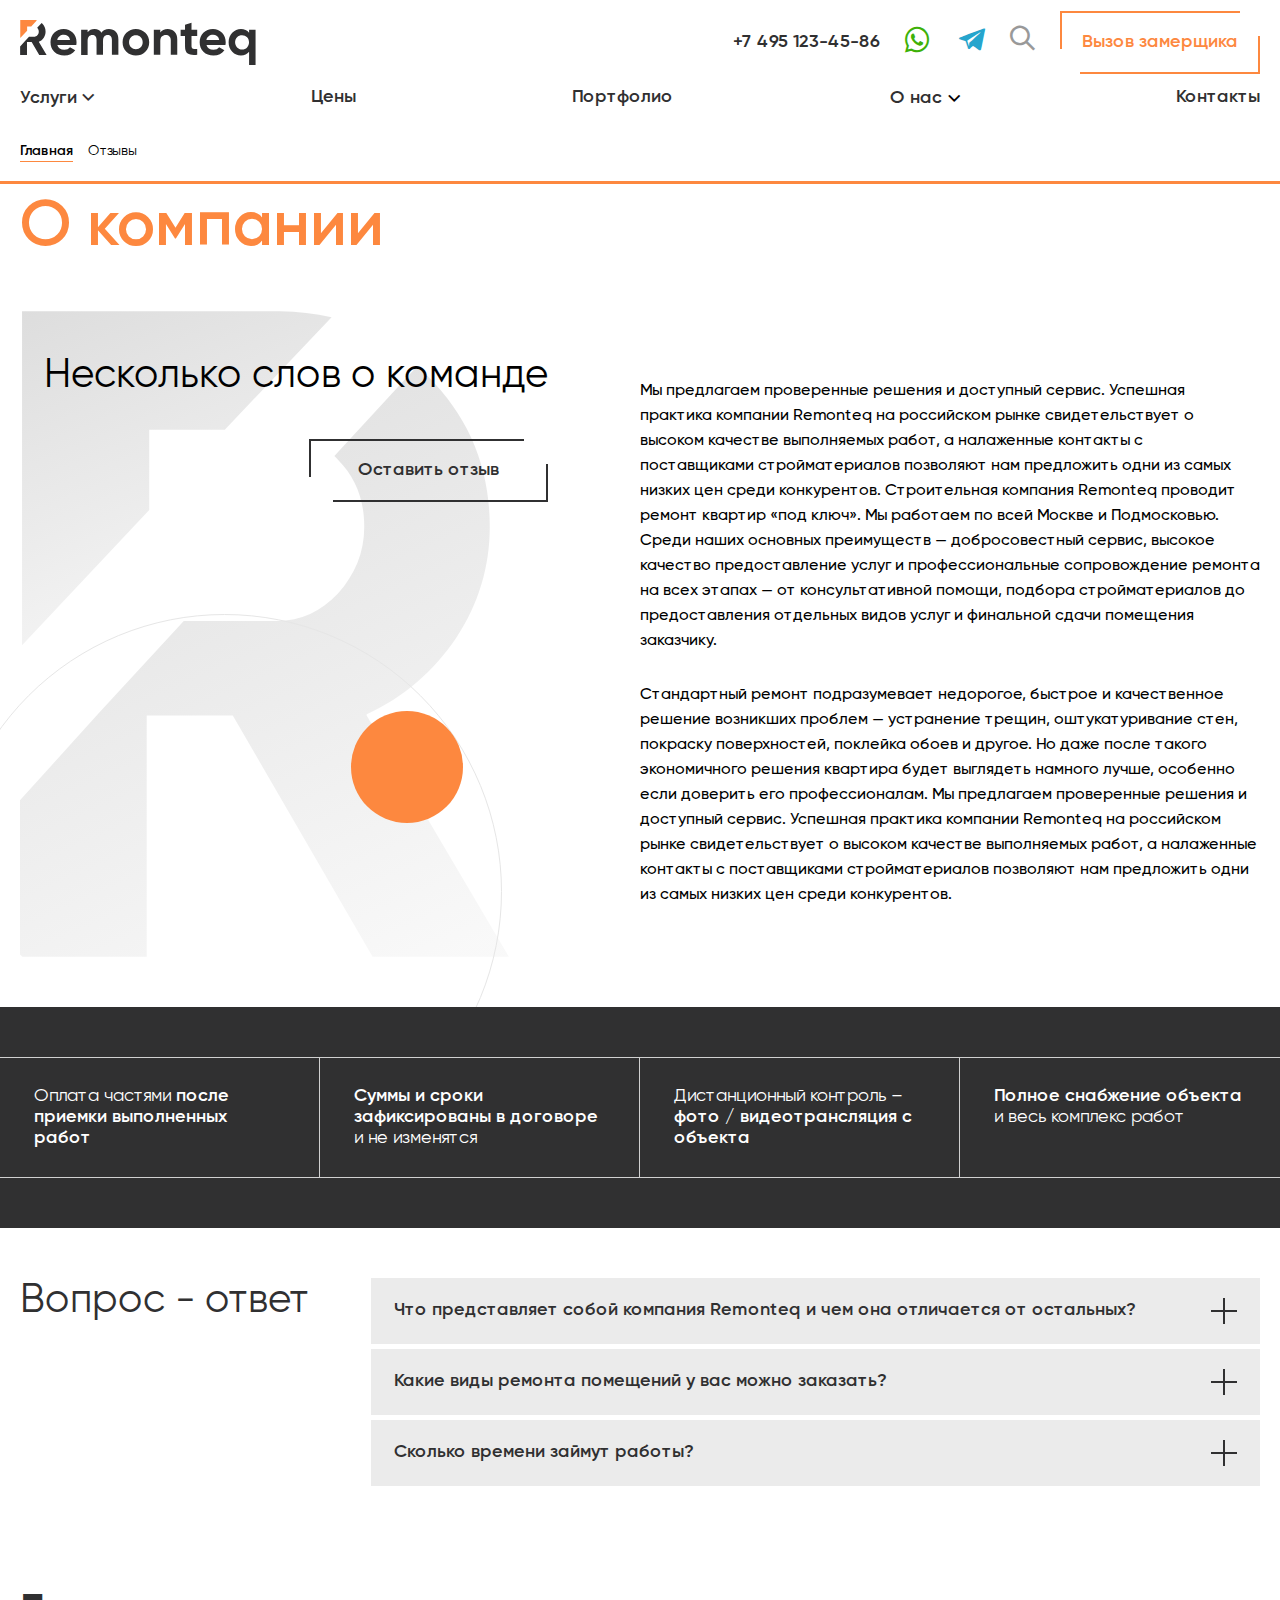
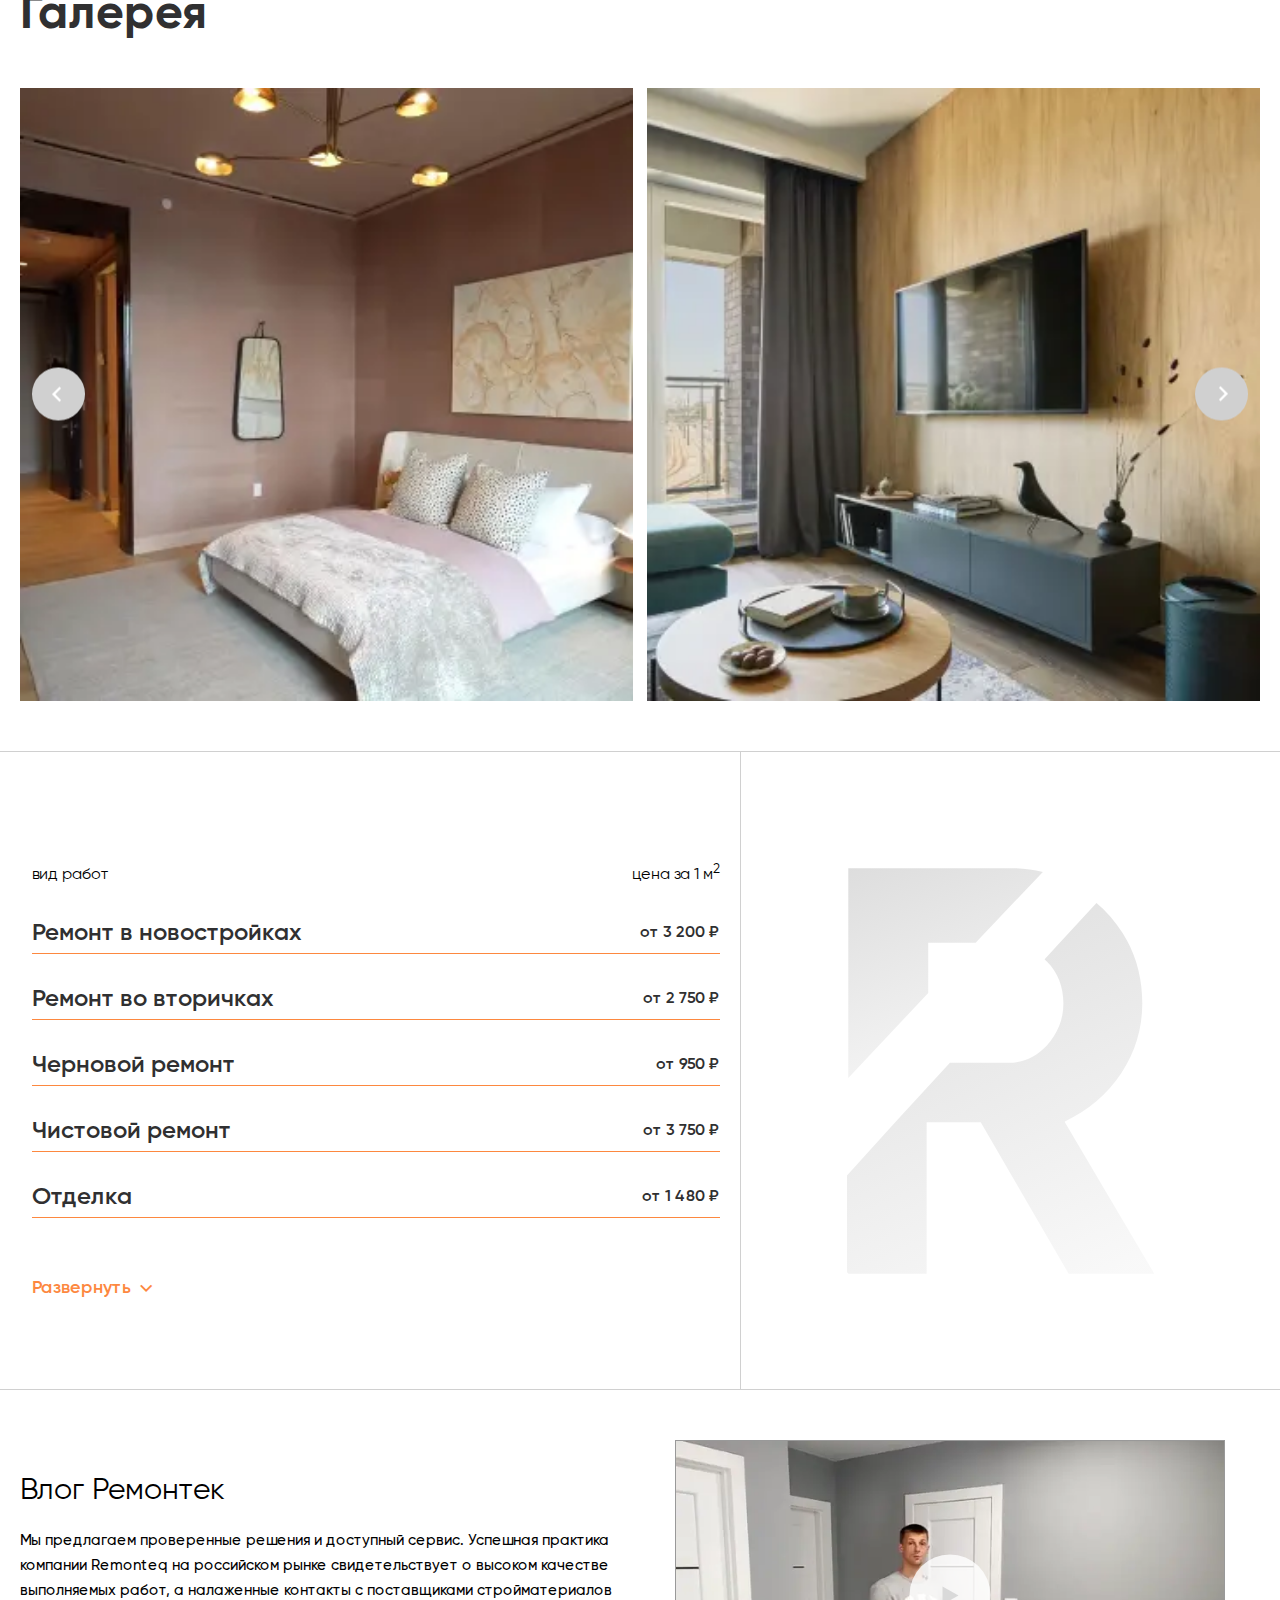
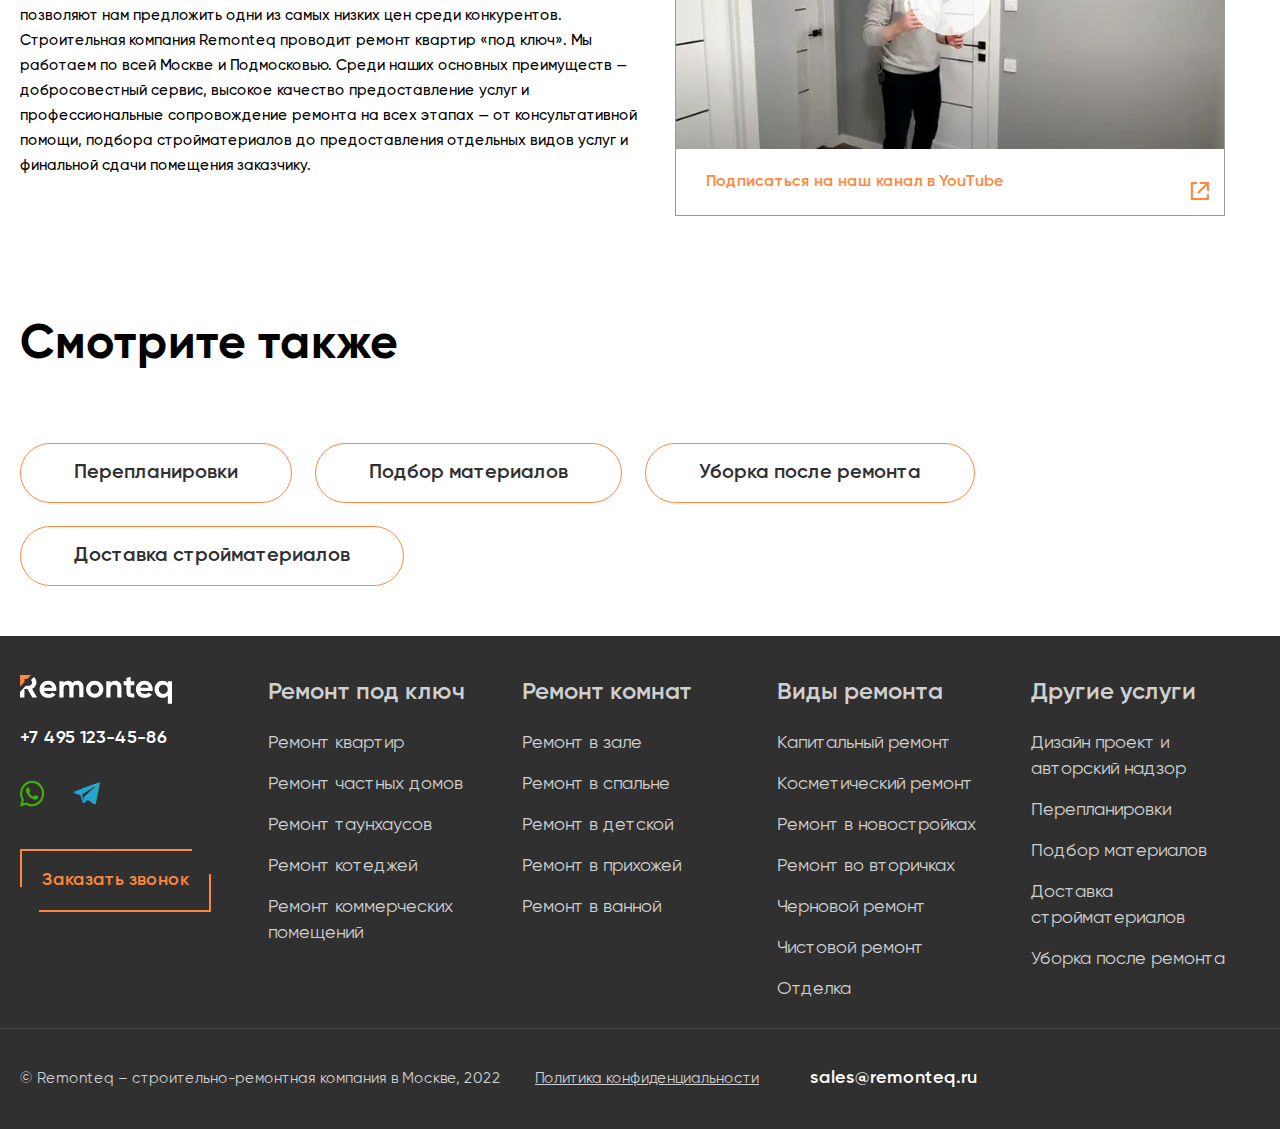
<file: about.html>
<!DOCTYPE html><html lang="ru"><head><meta charset="UTF-8"><meta http-equiv="X-UA-Compatible" content="IE=edge"><meta name="viewport" content="width=device-width,initial-scale=1"><meta name="format-detection" content="telephone=no"><meta name="description" content="Description"><title>Remonteq — О компании</title><link rel="stylesheet" href="css/style.min.css?_v=20220822170940"><link rel="shortcut icon" href="data:,"></head><body><div class="wrapper"><header class="header"><div class="header__container"><div class="header__row"><button class="header__burger burger" aria-label="Button to open (close) the navigation menu"><span></span><span></span><span></span></button><div class="header__logo"><a href="#" class="logo-ibg"><svg width="240" height="46" viewBox="0 0 240 46" fill="none" xmlns="http://www.w3.org/2000/svg"><path d="M37.8982 25.4195C38.7565 28.6547 41.1994 30.2393 45.0949 30.2393C47.6038 30.2393 49.5185 29.381 50.839 27.6644L56.187 30.7675C53.6781 34.3989 49.9147 36.2476 45.0288 36.2476C40.8033 36.2476 37.37 34.9931 34.795 32.4181C32.22 29.8431 30.9656 26.608 30.9656 22.7125C30.9656 18.8831 32.22 15.6478 34.729 13.0729C37.2379 10.4979 40.4731 9.17742 44.5007 9.17742C48.2641 9.17742 51.3672 10.4979 53.8101 13.0729C56.253 15.6478 57.5075 18.8831 57.5075 22.7125C57.5075 23.5708 57.4415 24.4952 57.2434 25.4195H37.8982ZM37.8321 20.2696H50.905C50.5089 18.5529 49.7826 17.2324 48.5942 16.3741C47.4057 15.5158 46.0852 15.1197 44.5667 15.1197C42.784 15.1197 41.3314 15.5818 40.143 16.5062C38.9545 17.3645 38.1623 18.619 37.8321 20.2696ZM90.4539 9.17742C93.425 9.17742 95.7359 10.1018 97.5185 12.0165C99.3012 13.9312 100.16 16.5061 100.16 19.6753V35.4553H93.557V20.1375C93.557 18.6189 93.1609 17.4305 92.4346 16.5722C91.7083 15.7138 90.652 15.3177 89.2654 15.3177C87.7469 15.3177 86.5584 15.8459 85.7661 16.8363C84.9078 17.8267 84.5116 19.2792 84.5116 21.1279V35.5213H77.9092V20.2035C77.9092 18.685 77.513 17.4965 76.7867 16.6382C76.0605 15.7799 75.0041 15.3837 73.6176 15.3837C72.165 15.3837 70.9766 15.9119 70.1183 16.9023C69.2599 17.8927 68.7978 19.3452 68.7978 21.1939V35.5873H62.1953V9.90368H68.7978V12.6107C70.3163 10.2998 72.6932 9.17742 75.9284 9.17742C79.0976 9.17742 81.4085 10.4319 82.927 12.8748C84.5116 10.3659 87.0866 9.17742 90.4539 9.17742ZM127.626 32.2861C124.985 34.9271 121.75 36.1815 117.986 36.1815C114.223 36.1815 110.988 34.8611 108.347 32.2861C105.706 29.7111 104.451 26.4759 104.451 22.6465C104.451 18.883 105.772 15.6478 108.347 13.0069C110.988 10.3659 114.157 9.11137 117.986 9.11137C121.75 9.11137 124.985 10.4319 127.626 13.0069C130.267 15.6478 131.587 18.817 131.587 22.6465C131.587 26.4759 130.267 29.7111 127.626 32.2861ZM113.034 27.7964C114.355 29.1169 116.005 29.7771 117.986 29.7771C119.967 29.7771 121.618 29.1169 122.938 27.7964C124.259 26.4759 124.919 24.7593 124.919 22.7125C124.919 20.6657 124.259 18.9491 122.938 17.6286C121.618 16.3081 119.967 15.6478 117.986 15.6478C116.005 15.6478 114.355 16.3081 113.034 17.6286C111.714 18.9491 111.054 20.6657 111.054 22.7125C111.054 24.7593 111.714 26.4099 113.034 27.7964ZM150.47 9.17742C153.243 9.17742 155.62 10.1018 157.403 12.0165C159.252 13.8652 160.176 16.5062 160.176 19.8074V35.5213H153.574V20.5997C153.574 18.8831 153.111 17.5625 152.187 16.7042C151.263 15.7799 150.008 15.3177 148.49 15.3177C146.773 15.3177 145.386 15.8459 144.396 16.9023C143.34 17.9587 142.878 19.5433 142.878 21.6561V35.5213H136.275V9.90368H142.878V12.7427C144.462 10.3658 147.037 9.17742 150.47 9.17742ZM180.512 16.242H174.701V26.8721C174.701 27.7304 174.9 28.3906 175.362 28.8528C175.824 29.2489 176.484 29.513 177.342 29.513C178.201 29.5791 179.257 29.5791 180.512 29.513V35.5213C175.956 36.0495 172.787 35.5873 170.872 34.2668C169.023 32.8803 168.099 30.4374 168.099 26.9381V16.3081H163.609V9.90368H168.099V4.75375L174.701 2.77301V9.90368H180.512V16.242ZM189.953 25.4195C190.811 28.6547 193.254 30.2393 197.15 30.2393C199.659 30.2393 201.574 29.381 202.894 27.6644L208.242 30.7675C205.733 34.3989 201.97 36.2476 197.084 36.2476C192.858 36.2476 189.425 34.9931 186.85 32.4181C184.275 29.8431 183.021 26.608 183.021 22.7125C183.021 18.8831 184.275 15.6478 186.784 13.0729C189.293 10.4979 192.528 9.17742 196.556 9.17742C200.319 9.17742 203.422 10.4979 205.865 13.0729C208.308 15.6478 209.563 18.8831 209.563 22.7125C209.563 23.5708 209.497 24.4952 209.298 25.4195H189.953ZM189.887 20.2696H202.96C202.564 18.5529 201.838 17.2324 200.649 16.3741C199.461 15.5158 198.14 15.1197 196.622 15.1197C194.839 15.1197 193.386 15.5818 192.198 16.5062C191.01 17.3645 190.217 18.619 189.887 20.2696ZM233.398 9.90368H240V45.7551H233.398V32.4842C231.417 34.9931 228.71 36.2476 225.078 36.2476C221.645 36.2476 218.674 34.9271 216.231 32.3521C213.788 29.7111 212.534 26.5419 212.534 22.7125C212.534 18.9491 213.788 15.7139 216.231 13.0729C218.674 10.4319 221.645 9.17742 225.078 9.17742C228.644 9.17742 231.417 10.4319 233.398 12.9408V9.90368ZM221.183 27.9284C222.503 29.2489 224.22 29.9752 226.267 29.9752C228.314 29.9752 230.03 29.315 231.351 27.9284C232.671 26.6079 233.331 24.8253 233.331 22.7125C233.331 20.5997 232.671 18.883 231.351 17.4965C230.03 16.176 228.314 15.4498 226.267 15.4498C224.22 15.4498 222.503 16.11 221.183 17.4965C219.862 18.817 219.136 20.5997 219.136 22.7125C219.202 24.8253 219.862 26.5419 221.183 27.9284Z" fill="#303031"/><path d="M4.35762 22.1843L9.0454 17.1004H14.1953C15.5158 17.1004 16.6382 16.5722 17.5626 15.5818C18.4869 14.5254 19.0151 13.337 19.0151 11.8844C19.0151 10.4319 18.5529 9.17742 17.5626 8.18705C17.4965 8.12103 17.4305 8.05497 17.3645 7.98895L21.9202 3.03711C22.1183 3.23518 22.3164 3.36723 22.5144 3.5653C24.8253 5.87617 25.9477 8.64921 25.9477 11.8844C25.9477 14.0632 25.3535 16.11 24.099 18.0247C22.8446 19.8734 21.194 21.326 19.1472 22.2503V22.3163L27.0041 35.6533H19.4773L11.7524 22.3163H6.99861V35.6533H0.132058L0 35.5213V27.0041L4.35762 22.1843Z" fill="#303031"/><path d="M0.13208 18.4209V0H14.3274C15.3178 0 16.2421 0.13205 17.1665 0.330124L11.2902 6.53647H7.13069V10.9601L0.13208 18.4209Z" fill="#FD883F"/></svg></a></div><div class="header__phone phone"><a href="tel:+74951234586" class="icon-phone">+7 495 123-45-86</a></div><div data-da=".nav-header,992,last" class="header__social"><div class="social"><a href="#" target="_blank" class="social__item social__item_whatsapp icon-whatsapp"></a> <a href="#" target="_blank" class="social__item social__item_telegram icon-telegram"></a></div></div><nav class="header__nav nav-header"><ul class="nav-header__list"><li data-list-item class="nav-header__item"><span data-list="#services-list" class="nav-header__link icon-arrow-down">Услуги</span></li><li class="nav-header__item"><a href="#" class="nav-header__link">Цены</a></li><li class="nav-header__item"><a href="#" class="nav-header__link">Портфолио</a></li><li data-spollers="992,max" class="nav-header__item nav-header__item_dropdown"><a href="#" class="nav-header__link nav-header__link_dropdown">О нас</a> <span data-spoller class="nav-header__dropdown-arrow icon-arrow-down"></span><div class="nav-header__dropdown"><ul class="dropdown-menu-list"><li class="dropdown-menu-list__item"><a href="#" class="dropdown-menu-list__link">Наша команда</a></li><li class="dropdown-menu-list__item"><a href="#" class="dropdown-menu-list__link">Награды и сертификаты</a></li><li class="dropdown-menu-list__item"><a href="#" class="dropdown-menu-list__link">СРО</a></li><li class="dropdown-menu-list__item"><a href="#" class="dropdown-menu-list__link">Отзывы клиентов</a></li><li class="dropdown-menu-list__item"><a href="#" class="dropdown-menu-list__link">Вакансии</a></li><li class="dropdown-menu-list__item"><a href="#" class="dropdown-menu-list__link">Активные стройки</a></li><li class="dropdown-menu-list__item"><a href="#" class="dropdown-menu-list__link">Дом в кредит</a></li></ul></div></li><li class="nav-header__item"><a href="#" class="nav-header__link">Контакты</a></li></ul><div class="nav-header__phone"><a href="tel:+74951234586">+7 495 123-45-86</a></div></nav><div class="header__search"><button data-popup-show="#search-popup" class="icon-search"></button></div><button data-popup-show="#order-popup" data-da=".nav-header,767,2" class="header__button button"><span>Вызов замерщика</span></button></div></div><div data-da=".nav-header,992,0" class="header-sublists"><div data-sublist id="services-list" class="sub-list"><div class="sub-list__container"><ul data-spollers="992,max" class="sub-list__list"><li class="sub-list__item"><span data-spoller class="sub-list__link icon-arrow-down">Ремонт под ключ</span><ul class="sub-list__sublist sublist-list"><li class="sublist-list__item"><a href="#" class="sublist-list__link">Ремонт квартир</a></li><li class="sublist-list__item"><a href="#" class="sublist-list__link">Ремонт частных домов</a></li><li class="sublist-list__item"><a href="#" class="sublist-list__link">Ремонт таунхаусов</a></li><li class="sublist-list__item"><a href="#" class="sublist-list__link">Ремонт котеджей</a></li><li class="sublist-list__item"><a href="#" class="sublist-list__link">Ремонт коммерческих помещений</a></li></ul></li><li class="sub-list__item"><span data-spoller class="sub-list__link icon-arrow-down">Ремонт комнат</span><ul class="sub-list__sublist sublist-list"><li class="sublist-list__item"><a href="#" class="sublist-list__link">Ремонт в зале</a></li><li class="sublist-list__item"><a href="#" class="sublist-list__link">Ремонт в спальне</a></li><li class="sublist-list__item"><a href="#" class="sublist-list__link">Ремонт в детской</a></li><li class="sublist-list__item"><a href="#" class="sublist-list__link">Ремонт в прихожей</a></li><li class="sublist-list__item"><a href="#" class="sublist-list__link">Ремонт в ванной</a></li></ul></li><li class="sub-list__item"><span data-spoller class="sub-list__link icon-arrow-down">Стили ремонта</span><ul class="sub-list__sublist sublist-list"><li class="sublist-list__item"><a href="#" class="sublist-list__link">Ремонт в стиле лофт</a></li><li class="sublist-list__item"><a href="#" class="sublist-list__link">Ремонт в стиле модерн</a></li><li class="sublist-list__item"><a href="#" class="sublist-list__link">Ремонт в стиле арт-деко</a></li><li class="sublist-list__item"><a href="#" class="sublist-list__link">Ремонт в стиле минимализм</a></li><li class="sublist-list__item"><a href="#" class="sublist-list__link">Ремонт в стиле хай-тек</a></li><li class="sublist-list__item"><a href="#" class="sublist-list__link">Ремонт стандартном в стиле</a></li><li class="sublist-list__item"><a href="#" class="sublist-list__link">Ремонт в стиле поп-арт</a></li></ul></li><li class="sub-list__item"><span data-spoller class="sub-list__link icon-arrow-down">Виды ремонта</span><ul class="sub-list__sublist sublist-list"><li class="sublist-list__item"><a href="#" class="sublist-list__link">Капитальный ремонт</a></li><li class="sublist-list__item"><a href="#" class="sublist-list__link">Косметический ремонт</a></li><li class="sublist-list__item"><a href="#" class="sublist-list__link">Ремонт в новостройках</a></li><li class="sublist-list__item"><a href="#" class="sublist-list__link">Ремонт во вторичках</a></li><li class="sublist-list__item"><a href="#" class="sublist-list__link">Черновой ремонт</a></li><li class="sublist-list__item"><a href="#" class="sublist-list__link">Чистовой ремонт</a></li><li class="sublist-list__item"><a href="#" class="sublist-list__link">Отделка</a></li></ul></li><li class="sub-list__item"><span data-spoller class="sub-list__link icon-arrow-down">Другие услуги</span><ul class="sub-list__sublist sublist-list"><li class="sublist-list__item"><a href="#" class="sublist-list__link">Дизайн проект и авторский надзор</a></li><li class="sublist-list__item"><a href="#" class="sublist-list__link">Перепланировки</a></li><li class="sublist-list__item"><a href="#" class="sublist-list__link">Подбор материалов</a></li><li class="sublist-list__item"><a href="#" class="sublist-list__link">Доставка стройматериалов</a></li><li class="sublist-list__item"><a href="#" class="sublist-list__link">Уборка после ремонта</a></li></ul></li></ul></div></div></div></header><div data-da=".nav-header,992,last" data-popup id="search-popup" class="search-popup"><button class="popup-close"></button><form action="#" class="search-popup__form form-search-popup" id="form-search-popup"><input type="text" name="form-search-popup-search" id="form-search-popup-search" class="form-search-popup__input" placeholder="Например, капитальный ремонт"> <button type="submit" class="form-search-popup__button icon-search"></button></form></div><div data-popup id="order-popup" class="call-popup"><button class="popup-close"></button><div class="services-order-line-section services-order-line-section_popup"><div class="services-order-line-section__image-ibg"><picture><source srcset="img/images/services/order-line/2.jpg" media="(max-width: 767px)"><source srcset="img/images/services/order-line/1.jpg" media="(max-width: 992px)"><img src="img/images/pop-up/call/6afcf1fac6bd2ecf8bf77ca1c4f3e5d3.png" alt="Services page order line section image" width="1920" height="230"></picture></div><div class="services-order-line-section__container"><div class="services-order-line-section__text text-services-order-line"><div class="text-services-order-line__text">+ скидка 5%</div><div class="text-services-order-line__label">при заказе с сайта</div></div></div></div><div class="call-popup__form"><form action="#" class="form-call-popup" id="form-order-popup"><div class="form-call-popup__title title"><span class="title__over">бесплатно</span> Вызов <span class="title__under">замерщика</span></div><div class="form-call-popup__inputs form-inputs"><div class="form-call-popup__input form-input"><input type="text" name="form-order-popup-name" id="form-order-popup-name" placeholder="Ваше имя"></div><div class="form-call-popup__input form-input"><input type="tel" name="form-order-popup-phone" id="form-order-popup-phone" placeholder="Телефон"></div></div><div class="form-call-popup__image-ibg form-captcha"><picture><source srcset="img/images/ui/aa81d37cd21ba1c1e946df044bc96f6f.webp" type="image/webp"><img src="img/images/ui/aa81d37cd21ba1c1e946df044bc96f6f.png" alt="reCaptcha" width="331" height="81"></picture></div><button type="submit" class="form-call-popup__button button"><span>Вызвать замерщика</span></button><div class="form-call-popup__policy policy">Нажимая кнопку “Вызвать замерщика”,<br>я соглашаюсь с <a href="#" target="_blank" class="policy__link icon-arrow-more"><span>политикой персональных данных</span></a></div></form></div></div><main class="main"><div class="main__bread-crumb bread-crumb"><div class="bread-crumb__container"><div class="bread-crumb__row"><a href="#" class="bread-crumb__previous">Главная</a> <span class="bread-crumb__current">Отзывы</span></div></div></div><div class="orange-title-block"><div class="orange-title-block__container"><div class="orange-title">О компании</div></div></div><section class="main__services-about-section services-about-section"><div class="services-about-section__circle-decor circle-decor"></div><div class="services-about-section__container"><div class="services-about-section__left"><div class="services-about-section__title">Несколько слов о команде</div><a data-da=".services-about-section__container,992,last" href="#" class="services-about-section__link button_dark"><span>Оставить отзыв</span></a></div><div class="services-about-section__texts"><p>Мы предлагаем проверенные решения и доступный сервис. Успешная практика компании Remonteq на российском рынке свидетельствует о высоком качестве выполняемых работ, а налаженные контакты с поставщиками стройматериалов позволяют нам предложить одни из самых низких цен среди конкурентов. Строительная компания Remonteq проводит ремонт квартир «под ключ». Мы работаем по всей Москве и Подмосковью. Среди наших основных преимуществ — добросовестный сервис, высокое качество предоставление услуг и профессиональные сопровождение ремонта на всех этапах — от консультативной помощи, подбора стройматериалов до предоставления отдельных видов услуг и финальной сдачи помещения заказчику.</p><div class="services-about-section__hidden"><p>Стандартный ремонт подразумевает недорогое, быстрое и качественное решение возникших проблем — устранение трещин, оштукатуривание стен, покраску поверхностей, поклейка обоев и другое. Но даже после такого экономичного решения квартира будет выглядеть намного лучше, особенно если доверить его профессионалам. Мы предлагаем проверенные решения и доступный сервис. Успешная практика компании Remonteq на российском рынке свидетельствует о высоком качестве выполняемых работ, а налаженные контакты с поставщиками стройматериалов позволяют нам предложить одни из самых низких цен среди конкурентов.</p></div><button class="services-about-section__button icon-arrow-down">Развернуть</button></div></div></section><div class="main__other-info other-info"><div class="other-info__row"><div class="other-info__item">Оплата частями <span>после приемки выполненных работ</span></div><div class="other-info__item"><span>Суммы и сроки зафиксированы в договоре</span> и не изменятся</div><div class="other-info__item">Дистанционный контроль – <span>фото</span> / <span>видеотрансляция с объекта</span></div><div class="other-info__item"><span>Полное снабжение объекта</span> и весь комплекс работ</div></div></div><section class="main__services-questions-section services-questions-section"><div class="services-questions-section__container"><div class="services-questions-section__title">Вопрос - ответ</div><div data-spollers data-one-spoller class="services-questions-section__spoller spoller-services-questions"><div class="spoller-services-questions__item"><button data-spoller class="spoller-services-questions__title">Что представляет собой компания Remonteq и чем она отличается от остальных?<span></span></button><div class="spoller-services-questions__text">Lorem ipsum dolor sit amet, consectetur adipisicing elit. Illo iure quod totam sed ducimus soluta sit. Minus itaque delectus sequi nam voluptates assumenda, quaerat debitis velit? Dolorum excepturi sed aperiam!</div></div><div class="spoller-services-questions__item"><button data-spoller class="spoller-services-questions__title">Какие виды ремонта помещений у вас можно заказать?<span></span></button><div class="spoller-services-questions__text">У нас можно заказать капитальный и косметический ремонт как жилых, так и офисных помещений. Возможна отделка одной комнаты — например, кухни или санузла, — или всей квартиры — от прихожей до балкона. Ремонтируем и в новостройках, и в старых домах, где требуется учитывать возраст конструкций и коммуникаций. Чтобы получить консультацию и узнать ориентировочную стоимость ремонта, вы можете отправить свою заявку через сайт. В течение 10 минут наш инженер свяжется с вами, уточнит пожелания, площадь помещений и количество комнат и назовет примерную стоимость услуг. Если она вас устроит, то в удобное вам время наш замерщик бесплатно приедет на объект. На месте специалист рассчитает точную стоимость работ, составит смету. И вы сможете заключить договор, а наши специалисты — приступить к работе в назначенный день.</div></div><div class="spoller-services-questions__item"><button data-spoller class="spoller-services-questions__title">Сколько времени займут работы?<span></span></button><div class="spoller-services-questions__text">Lorem, ipsum dolor sit amet consectetur adipisicing elit. Voluptas ad cum asperiores fugiat nam aut perferendis tempora ex ducimus dolore. Necessitatibus ducimus, ab nisi cupiditate illo earum cumque laudantium eaque dolorum eligendi animi impedit consequatur aut provident, quaerat unde consectetur alias voluptas sunt. Deserunt, omnis, placeat velit fugiat fugit repellat dolor praesentium esse vel sed error odio corporis doloremque quidem ab optio quod at maiores natus soluta ipsum dolorem suscipit. Atque eum nihil cumque harum quam perferendis blanditiis fugiat, voluptas modi! Odio, impedit expedita explicabo atque labore natus quos ducimus officia recusandae reiciendis dolor laudantium quis. Eligendi sapiente eveniet quos.</div></div></div></div></section><section class="main__case-gallery-section case-gallery-section"><div class="case-gallery-section__container"><div class="case-gallery-section__title small-title">Галерея</div></div><div class="case-gallery-section__slider"><div class="case-gallery-section__container case-gallery-section__container_slider"><div class="slider-case-gallery swiper"><div class="slider-case-gallery__wrapper swiper-wrapper"><div class="slider-case-gallery__slide swiper-slide"><div class="slider-case-gallery__image-ibg"><picture><source srcset="img/images/case/gallery/1.webp" type="image/webp"><img src="img/images/case/gallery/1.jpg" alt="Case page gallery slider image" width="350" height="350"></picture></div></div><div class="slider-case-gallery__slide swiper-slide"><div class="slider-case-gallery__image-ibg"><picture><source srcset="img/images/case/gallery/2.webp" type="image/webp"><img src="img/images/case/gallery/2.jpg" alt="Case page gallery slider image" width="350" height="350"></picture></div></div><div class="slider-case-gallery__slide swiper-slide"><div class="slider-case-gallery__image-ibg"><picture><source srcset="img/images/case/gallery/3.webp" type="image/webp"><img src="img/images/case/gallery/3.jpg" alt="Case page gallery slider image" width="350" height="350"></picture></div></div><div class="slider-case-gallery__slide swiper-slide"><div class="slider-case-gallery__image-ibg"><picture><source srcset="img/images/case/gallery/4.webp" type="image/webp"><img src="img/images/case/gallery/4.jpg" alt="Case page gallery slider image" width="350" height="350"></picture></div></div></div></div><div class="case-gallery-section__arrows arrows-slider-case-gallery"><div class="arrows-slider-case-gallery__prev icon-arrow-down"></div><div class="arrows-slider-case-gallery__next icon-arrow-down"></div></div></div></div></section><div class="services-section services-section_about"><div class="services-section__content"><div class="services-section__table"><div class="table-services table-services_about"><div class="table-services__head"><div class="table-services__left">вид работ</div><div class="table-services__right">цена за 1 м<sup>2</sup></div></div><a href="#" class="table-services__item"><div class="table-services__left-data">Ремонт в новостройках</div><div class="table-services__right-data">от 3 200 ₽</div></a><a href="#" class="table-services__item"><div class="table-services__left-data">Ремонт во вторичках</div><div class="table-services__right-data">от 2 750 ₽</div></a><a href="#" class="table-services__item"><div class="table-services__left-data">Черновой ремонт</div><div class="table-services__right-data">от 950 ₽</div></a><a href="#" class="table-services__item"><div class="table-services__left-data">Чистовой ремонт</div><div class="table-services__right-data">от 3 750 ₽</div></a><a href="#" class="table-services__item"><div class="table-services__left-data">Отделка</div><div class="table-services__right-data">от 1 480 ₽</div></a><div class="table-services__hidden" hidden><a href="#" class="table-services__item"><div class="table-services__left-data">Ремонт в новостройках</div><div class="table-services__right-data">от 3 200 ₽</div></a><a href="#" class="table-services__item"><div class="table-services__left-data">Ремонт во вторичках</div><div class="table-services__right-data">от 2 750 ₽</div></a><a href="#" class="table-services__item"><div class="table-services__left-data">Черновой ремонт</div><div class="table-services__right-data">от 950 ₽</div></a><a href="#" class="table-services__item"><div class="table-services__left-data">Чистовой ремонт</div><div class="table-services__right-data">от 3 750 ₽</div></a><a href="#" class="table-services__item"><div class="table-services__left-data">Отделка</div><div class="table-services__right-data">от 1 480 ₽</div></a></div></div><button class="services-section__button icon-arrow-down">Развернуть</button></div></div></div><section class="main__about-video-section about-video-section"><div class="about-video-section__container"><div class="about-video-section__vlog"><h2 class="about-video-section__title">Влог Ремонтек</h2><p>Мы предлагаем проверенные решения и доступный сервис. Успешная практика компании Remonteq на российском рынке свидетельствует о высоком качестве выполняемых работ, а налаженные контакты с поставщиками стройматериалов позволяют нам предложить одни из самых низких цен среди конкурентов. Строительная компания Remonteq проводит ремонт квартир «под ключ». Мы работаем по всей Москве и Подмосковью. Среди наших основных преимуществ — добросовестный сервис, высокое качество предоставление услуг и профессиональные сопровождение ремонта на всех этапах — от консультативной помощи, подбора стройматериалов до предоставления отдельных видов услуг и финальной сдачи помещения заказчику.</p></div><div class="about-video-section__video"><div class="about-video-section__youtube"><div class="about-video-section__iframe"><iframe width="560" height="315" src="https://www.youtube.com/embed/cJLZebMtW7A" title="YouTube video player" allow="accelerometer; autoplay; clipboard-write; encrypted-media; gyroscope; picture-in-picture" allowfullscreen></iframe><div class="about-video-section__image-ibg"><picture><source srcset="img/images/about/video/1.webp" type="image/webp"><img src="img/images/about/video/1.jpg" alt="About page video section image" width="640" height="360"></picture><span></span></div></div><a href="#" target="_blank" class="about-video-section__link icon-new-window">Подписаться на наш канал в YouTube</a></div></div></div></section><div class="main__see-also see-also"><div class="see-also__container"><div class="see-also__title">Смотрите также</div><div class="see-also__row"><a href="#" class="see-also__item">Перепланировки</a> <a href="#" class="see-also__item">Подбор материалов</a> <a href="#" class="see-also__item">Уборка после ремонта</a> <a href="#" class="see-also__item">Доставка стройматериалов</a></div></div></div><div data-popup id="form-submit-popup" class="form-submit-popup"><div class="form-submit-popup__content">Спасибо!<br>Ваша заявка отправлена. Скоро мы с Вами свяжемся.</div></div></main><footer class="footer"><div class="footer__top"><div class="footer__container"><div class="footer__row"><div class="footer__info"><div class="footer__logo logo-footer"><div class="logo-footer__image-ibg"><img src="img/logo.svg" alt="Logo" width="152" height="29"></div></div><div class="footer__phone phone_white"><a href="tel:+74951234586">+7 495 123-45-86</a></div><div class="footer__social"><div class="social"><a href="#" target="_blank" class="social__item social__item_whatsapp icon-whatsapp"></a> <a href="#" target="_blank" class="social__item social__item_telegram icon-telegram"></a></div></div><div class="footer__button"><button data-popup-show="#call-popup" class="button"><span>Заказать звонок</span></button></div></div><nav class="footer__nav nav-footer"><ul class="nav-footer__list"><li class="nav-footer__item"><span class="nav-footer__link">Ремонт под ключ</span><ul class="nav-footer__sublist footer-sublist"><li class="footer-sublist__item"><a href="#" class="footer-sublist__link">Ремонт квартир</a></li><li class="footer-sublist__item"><a href="#" class="footer-sublist__link">Ремонт частных домов</a></li><li class="footer-sublist__item"><a href="#" class="footer-sublist__link">Ремонт таунхаусов</a></li><li class="footer-sublist__item"><a href="#" class="footer-sublist__link">Ремонт котеджей</a></li><li class="footer-sublist__item"><a href="#" class="footer-sublist__link">Ремонт коммерческих помещений</a></li></ul></li><li class="nav-footer__item"><span class="nav-footer__link">Ремонт комнат</span><ul class="nav-footer__sublist footer-sublist"><li class="footer-sublist__item"><a href="#" class="footer-sublist__link">Ремонт в зале</a></li><li class="footer-sublist__item"><a href="#" class="footer-sublist__link">Ремонт в спальне</a></li><li class="footer-sublist__item"><a href="#" class="footer-sublist__link">Ремонт в детской</a></li><li class="footer-sublist__item"><a href="#" class="footer-sublist__link">Ремонт в прихожей</a></li><li class="footer-sublist__item"><a href="#" class="footer-sublist__link">Ремонт в ванной</a></li></ul></li><li class="nav-footer__item"><span class="nav-footer__link">Виды ремонта</span><ul class="nav-footer__sublist footer-sublist"><li class="footer-sublist__item"><a href="#" class="footer-sublist__link">Капитальный ремонт</a></li><li class="footer-sublist__item"><a href="#" class="footer-sublist__link">Косметический ремонт</a></li><li class="footer-sublist__item"><a href="#" class="footer-sublist__link">Ремонт в новостройках</a></li><li class="footer-sublist__item"><a href="#" class="footer-sublist__link">Ремонт во вторичках</a></li><li class="footer-sublist__item"><a href="#" class="footer-sublist__link">Черновой ремонт</a></li><li class="footer-sublist__item"><a href="#" class="footer-sublist__link">Чистовой ремонт</a></li><li class="footer-sublist__item"><a href="#" class="footer-sublist__link">Отделка</a></li></ul></li><li class="nav-footer__item"><span class="nav-footer__link">Другие услуги</span><ul class="nav-footer__sublist footer-sublist"><li class="footer-sublist__item"><a href="#" class="footer-sublist__link">Дизайн проект и авторский надзор</a></li><li class="footer-sublist__item"><a href="#" class="footer-sublist__link">Перепланировки</a></li><li class="footer-sublist__item"><a href="#" class="footer-sublist__link">Подбор материалов</a></li><li class="footer-sublist__item"><a href="#" class="footer-sublist__link">Доставка стройматериалов</a></li><li class="footer-sublist__item"><a href="#" class="footer-sublist__link">Уборка после ремонта</a></li></ul></li></ul></nav></div></div></div><div class="footer__bottom"><div class="footer__container"><div class="footer__row"><div class="footer__copy">© Remonteq – строительно-ремонтная компания в Москве, 2022</div><a href="#" class="footer__policy">Политика конфиденциальности</a> <a href="mailto:sales@remonteq.ru" class="footer__mail">sales@remonteq.ru</a></div></div></div></footer><div data-popup id="call-popup" class="call-popup"><button class="popup-close"></button><div class="call-popup__form"><form action="#" class="form-call-popup" id="form-call-popup"><div class="form-call-popup__title title"><span class="title__over">бесплатно</span> Звонок <span class="title__under">заказать</span></div><div class="form-call-popup__inputs form-inputs"><div class="form-call-popup__input form-input"><input type="text" name="form-call-popup-name" id="form-call-popup-name" placeholder="Ваше имя"></div><div class="form-call-popup__input form-input"><input type="tel" name="form-call-popup-phone" id="form-call-popup-phone" placeholder="Телефон"></div></div><div class="form-call-popup__image-ibg form-captcha"><picture><source srcset="img/images/ui/aa81d37cd21ba1c1e946df044bc96f6f.webp" type="image/webp"><img src="img/images/ui/aa81d37cd21ba1c1e946df044bc96f6f.png" alt="reCaptcha" width="331" height="81"></picture></div><button type="submit" class="form-call-popup__button button"><span>Заказать звонок</span></button><div class="form-call-popup__policy policy">Нажимая кнопку “Вызвать замерщика”,<br>я соглашаюсь с <a href="#" target="_blank" class="policy__link icon-arrow-more"><span>политикой персональных данных</span></a></div></form></div></div></div><script src="js/script.min.js?_v=20220822170940"></script></body></html>
</file>
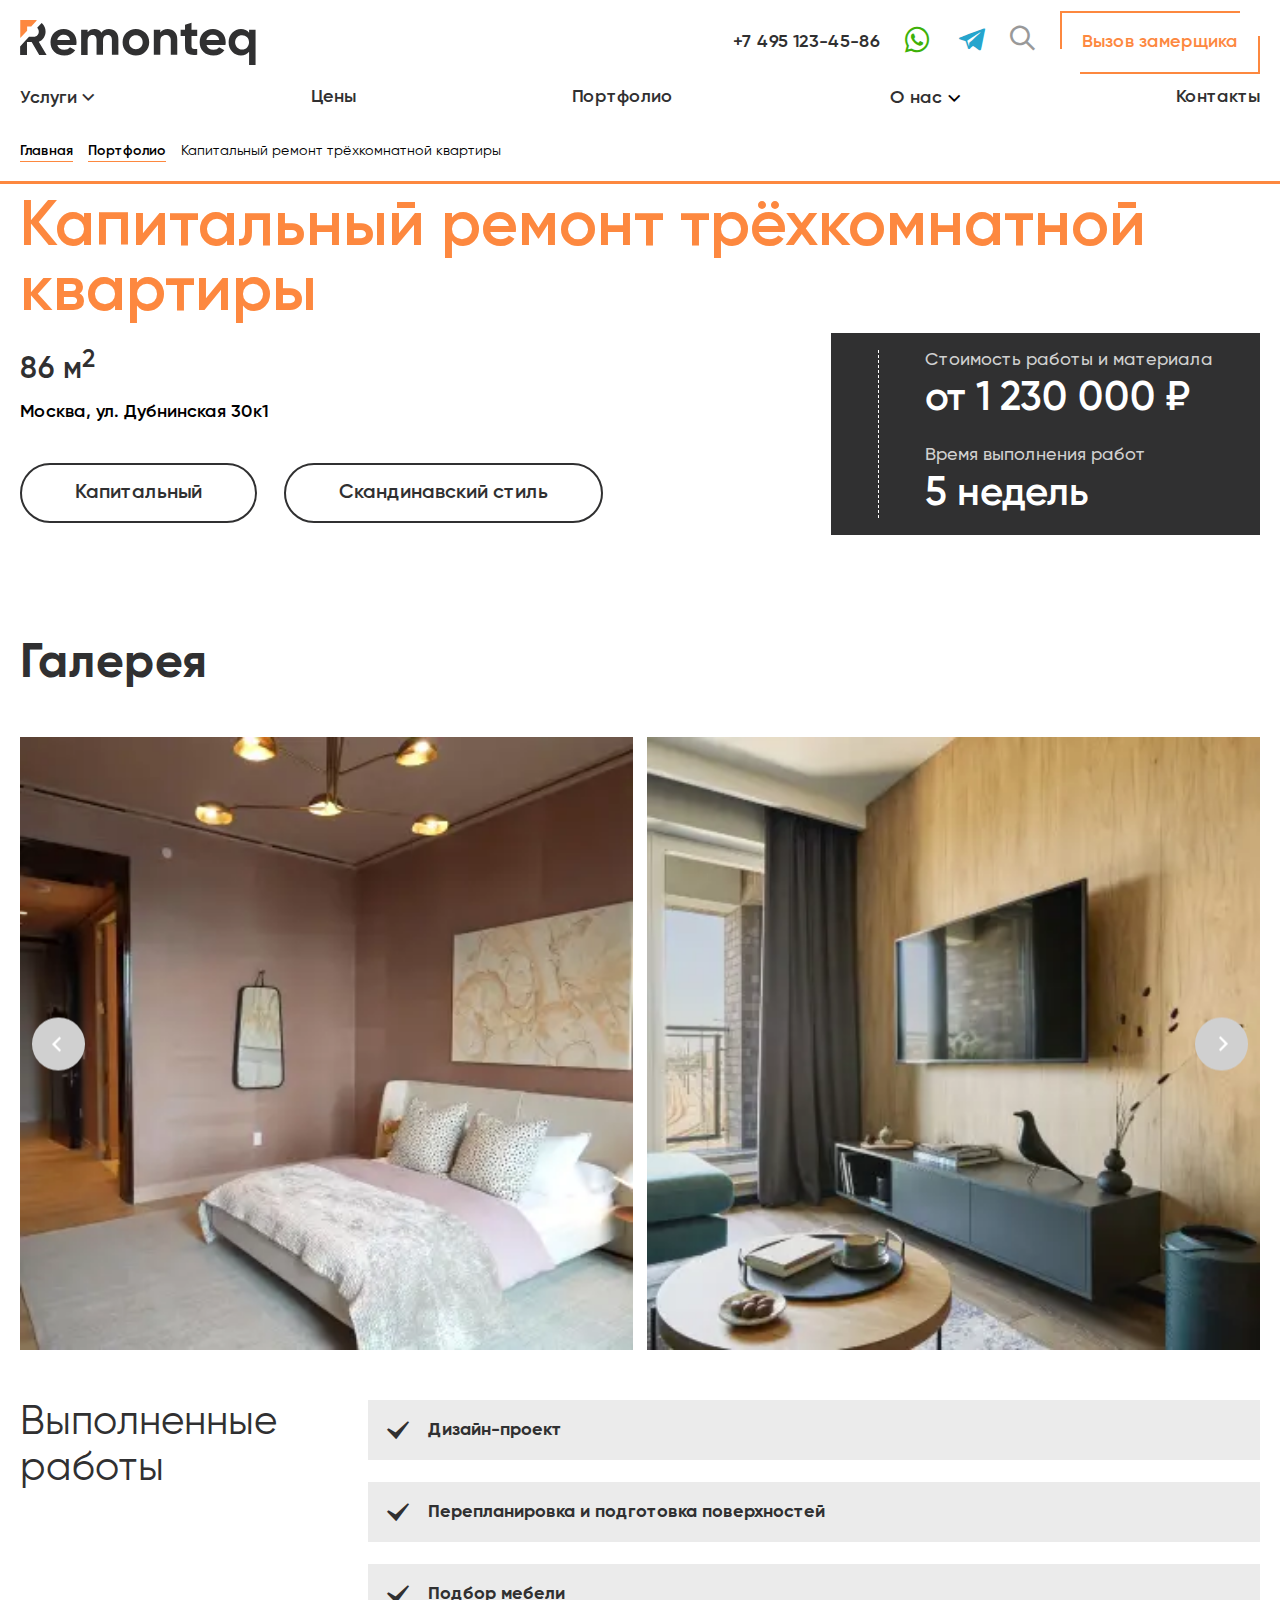
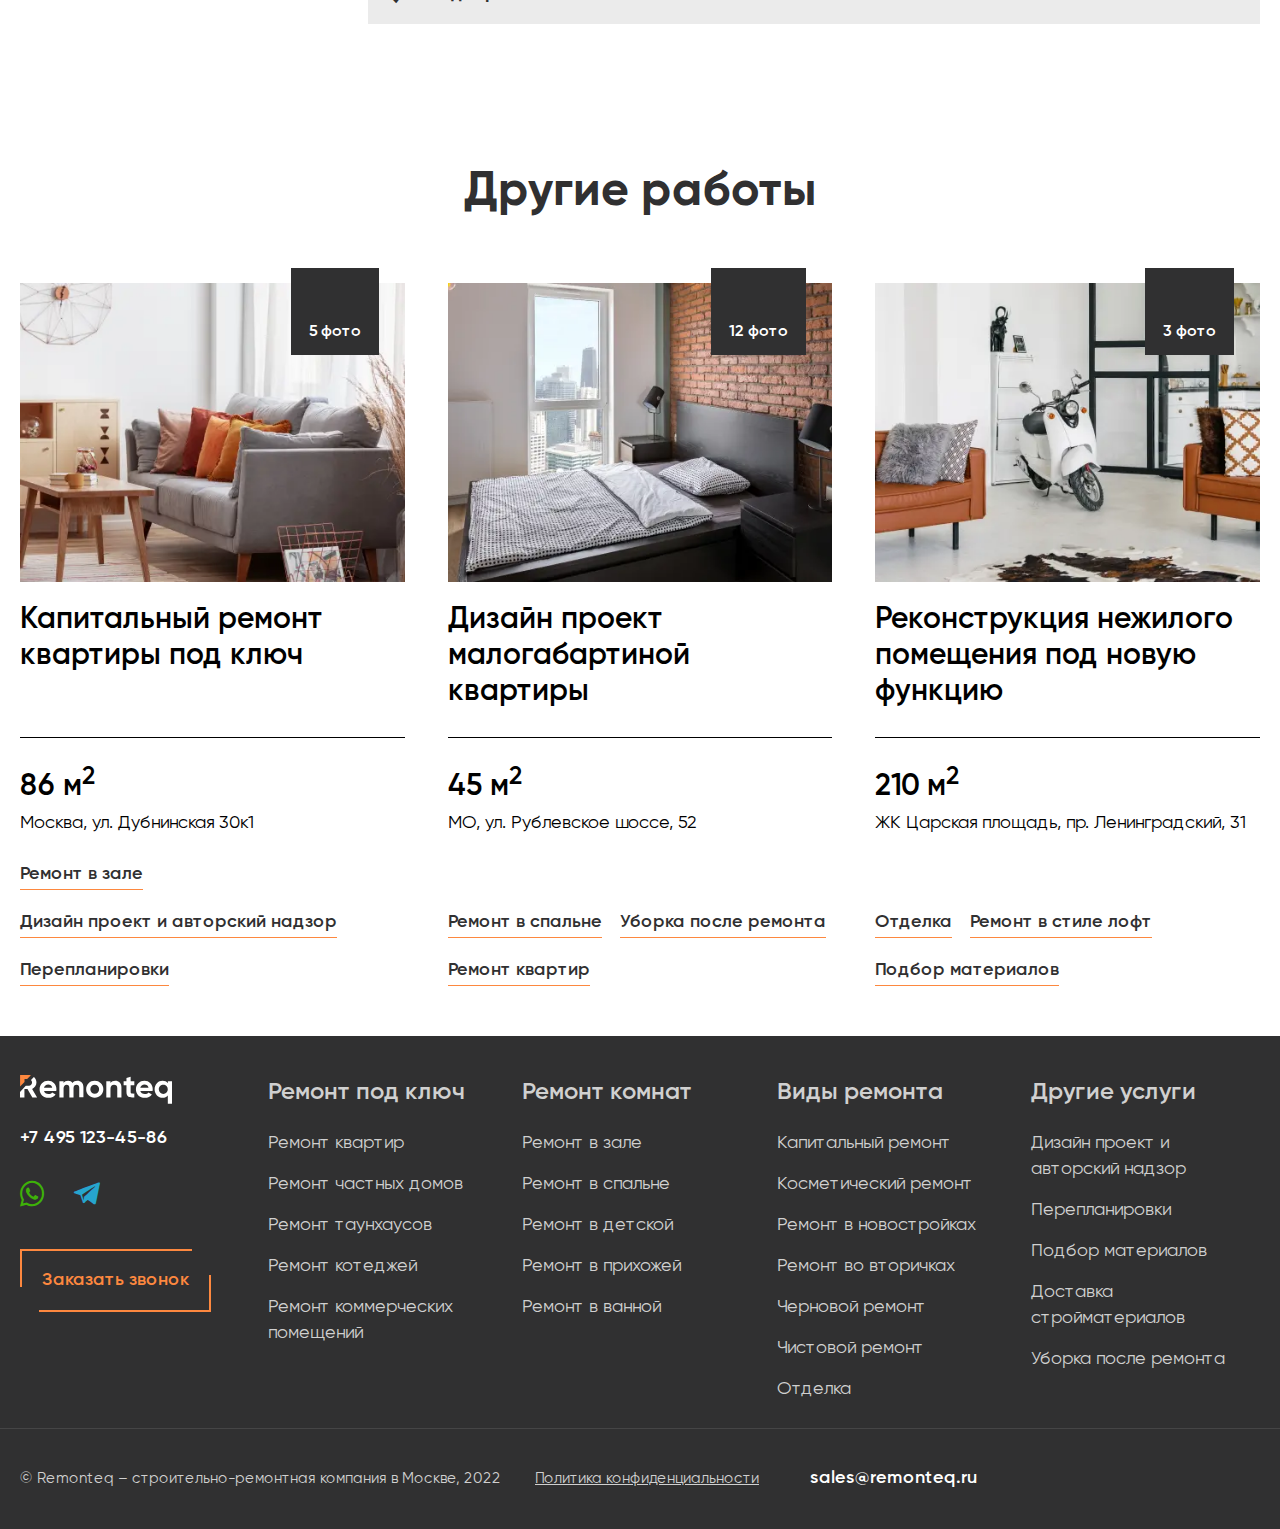
<file: case.html>
<!DOCTYPE html><html lang="ru"><head><meta charset="UTF-8"><meta http-equiv="X-UA-Compatible" content="IE=edge"><meta name="viewport" content="width=device-width,initial-scale=1"><meta name="format-detection" content="telephone=no"><meta name="description" content="Description"><title>Remonteq — Кейс</title><link rel="stylesheet" href="css/style.min.css?_v=20220822170940"><link rel="shortcut icon" href="data:,"></head><body><div class="wrapper"><header class="header"><div class="header__container"><div class="header__row"><button class="header__burger burger" aria-label="Button to open (close) the navigation menu"><span></span><span></span><span></span></button><div class="header__logo"><a href="#" class="logo-ibg"><svg width="240" height="46" viewBox="0 0 240 46" fill="none" xmlns="http://www.w3.org/2000/svg"><path d="M37.8982 25.4195C38.7565 28.6547 41.1994 30.2393 45.0949 30.2393C47.6038 30.2393 49.5185 29.381 50.839 27.6644L56.187 30.7675C53.6781 34.3989 49.9147 36.2476 45.0288 36.2476C40.8033 36.2476 37.37 34.9931 34.795 32.4181C32.22 29.8431 30.9656 26.608 30.9656 22.7125C30.9656 18.8831 32.22 15.6478 34.729 13.0729C37.2379 10.4979 40.4731 9.17742 44.5007 9.17742C48.2641 9.17742 51.3672 10.4979 53.8101 13.0729C56.253 15.6478 57.5075 18.8831 57.5075 22.7125C57.5075 23.5708 57.4415 24.4952 57.2434 25.4195H37.8982ZM37.8321 20.2696H50.905C50.5089 18.5529 49.7826 17.2324 48.5942 16.3741C47.4057 15.5158 46.0852 15.1197 44.5667 15.1197C42.784 15.1197 41.3314 15.5818 40.143 16.5062C38.9545 17.3645 38.1623 18.619 37.8321 20.2696ZM90.4539 9.17742C93.425 9.17742 95.7359 10.1018 97.5185 12.0165C99.3012 13.9312 100.16 16.5061 100.16 19.6753V35.4553H93.557V20.1375C93.557 18.6189 93.1609 17.4305 92.4346 16.5722C91.7083 15.7138 90.652 15.3177 89.2654 15.3177C87.7469 15.3177 86.5584 15.8459 85.7661 16.8363C84.9078 17.8267 84.5116 19.2792 84.5116 21.1279V35.5213H77.9092V20.2035C77.9092 18.685 77.513 17.4965 76.7867 16.6382C76.0605 15.7799 75.0041 15.3837 73.6176 15.3837C72.165 15.3837 70.9766 15.9119 70.1183 16.9023C69.2599 17.8927 68.7978 19.3452 68.7978 21.1939V35.5873H62.1953V9.90368H68.7978V12.6107C70.3163 10.2998 72.6932 9.17742 75.9284 9.17742C79.0976 9.17742 81.4085 10.4319 82.927 12.8748C84.5116 10.3659 87.0866 9.17742 90.4539 9.17742ZM127.626 32.2861C124.985 34.9271 121.75 36.1815 117.986 36.1815C114.223 36.1815 110.988 34.8611 108.347 32.2861C105.706 29.7111 104.451 26.4759 104.451 22.6465C104.451 18.883 105.772 15.6478 108.347 13.0069C110.988 10.3659 114.157 9.11137 117.986 9.11137C121.75 9.11137 124.985 10.4319 127.626 13.0069C130.267 15.6478 131.587 18.817 131.587 22.6465C131.587 26.4759 130.267 29.7111 127.626 32.2861ZM113.034 27.7964C114.355 29.1169 116.005 29.7771 117.986 29.7771C119.967 29.7771 121.618 29.1169 122.938 27.7964C124.259 26.4759 124.919 24.7593 124.919 22.7125C124.919 20.6657 124.259 18.9491 122.938 17.6286C121.618 16.3081 119.967 15.6478 117.986 15.6478C116.005 15.6478 114.355 16.3081 113.034 17.6286C111.714 18.9491 111.054 20.6657 111.054 22.7125C111.054 24.7593 111.714 26.4099 113.034 27.7964ZM150.47 9.17742C153.243 9.17742 155.62 10.1018 157.403 12.0165C159.252 13.8652 160.176 16.5062 160.176 19.8074V35.5213H153.574V20.5997C153.574 18.8831 153.111 17.5625 152.187 16.7042C151.263 15.7799 150.008 15.3177 148.49 15.3177C146.773 15.3177 145.386 15.8459 144.396 16.9023C143.34 17.9587 142.878 19.5433 142.878 21.6561V35.5213H136.275V9.90368H142.878V12.7427C144.462 10.3658 147.037 9.17742 150.47 9.17742ZM180.512 16.242H174.701V26.8721C174.701 27.7304 174.9 28.3906 175.362 28.8528C175.824 29.2489 176.484 29.513 177.342 29.513C178.201 29.5791 179.257 29.5791 180.512 29.513V35.5213C175.956 36.0495 172.787 35.5873 170.872 34.2668C169.023 32.8803 168.099 30.4374 168.099 26.9381V16.3081H163.609V9.90368H168.099V4.75375L174.701 2.77301V9.90368H180.512V16.242ZM189.953 25.4195C190.811 28.6547 193.254 30.2393 197.15 30.2393C199.659 30.2393 201.574 29.381 202.894 27.6644L208.242 30.7675C205.733 34.3989 201.97 36.2476 197.084 36.2476C192.858 36.2476 189.425 34.9931 186.85 32.4181C184.275 29.8431 183.021 26.608 183.021 22.7125C183.021 18.8831 184.275 15.6478 186.784 13.0729C189.293 10.4979 192.528 9.17742 196.556 9.17742C200.319 9.17742 203.422 10.4979 205.865 13.0729C208.308 15.6478 209.563 18.8831 209.563 22.7125C209.563 23.5708 209.497 24.4952 209.298 25.4195H189.953ZM189.887 20.2696H202.96C202.564 18.5529 201.838 17.2324 200.649 16.3741C199.461 15.5158 198.14 15.1197 196.622 15.1197C194.839 15.1197 193.386 15.5818 192.198 16.5062C191.01 17.3645 190.217 18.619 189.887 20.2696ZM233.398 9.90368H240V45.7551H233.398V32.4842C231.417 34.9931 228.71 36.2476 225.078 36.2476C221.645 36.2476 218.674 34.9271 216.231 32.3521C213.788 29.7111 212.534 26.5419 212.534 22.7125C212.534 18.9491 213.788 15.7139 216.231 13.0729C218.674 10.4319 221.645 9.17742 225.078 9.17742C228.644 9.17742 231.417 10.4319 233.398 12.9408V9.90368ZM221.183 27.9284C222.503 29.2489 224.22 29.9752 226.267 29.9752C228.314 29.9752 230.03 29.315 231.351 27.9284C232.671 26.6079 233.331 24.8253 233.331 22.7125C233.331 20.5997 232.671 18.883 231.351 17.4965C230.03 16.176 228.314 15.4498 226.267 15.4498C224.22 15.4498 222.503 16.11 221.183 17.4965C219.862 18.817 219.136 20.5997 219.136 22.7125C219.202 24.8253 219.862 26.5419 221.183 27.9284Z" fill="#303031"/><path d="M4.35762 22.1843L9.0454 17.1004H14.1953C15.5158 17.1004 16.6382 16.5722 17.5626 15.5818C18.4869 14.5254 19.0151 13.337 19.0151 11.8844C19.0151 10.4319 18.5529 9.17742 17.5626 8.18705C17.4965 8.12103 17.4305 8.05497 17.3645 7.98895L21.9202 3.03711C22.1183 3.23518 22.3164 3.36723 22.5144 3.5653C24.8253 5.87617 25.9477 8.64921 25.9477 11.8844C25.9477 14.0632 25.3535 16.11 24.099 18.0247C22.8446 19.8734 21.194 21.326 19.1472 22.2503V22.3163L27.0041 35.6533H19.4773L11.7524 22.3163H6.99861V35.6533H0.132058L0 35.5213V27.0041L4.35762 22.1843Z" fill="#303031"/><path d="M0.13208 18.4209V0H14.3274C15.3178 0 16.2421 0.13205 17.1665 0.330124L11.2902 6.53647H7.13069V10.9601L0.13208 18.4209Z" fill="#FD883F"/></svg></a></div><div class="header__phone phone"><a href="tel:+74951234586" class="icon-phone">+7 495 123-45-86</a></div><div data-da=".nav-header,992,last" class="header__social"><div class="social"><a href="#" target="_blank" class="social__item social__item_whatsapp icon-whatsapp"></a> <a href="#" target="_blank" class="social__item social__item_telegram icon-telegram"></a></div></div><nav class="header__nav nav-header"><ul class="nav-header__list"><li data-list-item class="nav-header__item"><span data-list="#services-list" class="nav-header__link icon-arrow-down">Услуги</span></li><li class="nav-header__item"><a href="#" class="nav-header__link">Цены</a></li><li class="nav-header__item"><a href="#" class="nav-header__link">Портфолио</a></li><li data-spollers="992,max" class="nav-header__item nav-header__item_dropdown"><a href="#" class="nav-header__link nav-header__link_dropdown">О нас</a> <span data-spoller class="nav-header__dropdown-arrow icon-arrow-down"></span><div class="nav-header__dropdown"><ul class="dropdown-menu-list"><li class="dropdown-menu-list__item"><a href="#" class="dropdown-menu-list__link">Наша команда</a></li><li class="dropdown-menu-list__item"><a href="#" class="dropdown-menu-list__link">Награды и сертификаты</a></li><li class="dropdown-menu-list__item"><a href="#" class="dropdown-menu-list__link">СРО</a></li><li class="dropdown-menu-list__item"><a href="#" class="dropdown-menu-list__link">Отзывы клиентов</a></li><li class="dropdown-menu-list__item"><a href="#" class="dropdown-menu-list__link">Вакансии</a></li><li class="dropdown-menu-list__item"><a href="#" class="dropdown-menu-list__link">Активные стройки</a></li><li class="dropdown-menu-list__item"><a href="#" class="dropdown-menu-list__link">Дом в кредит</a></li></ul></div></li><li class="nav-header__item"><a href="#" class="nav-header__link">Контакты</a></li></ul><div class="nav-header__phone"><a href="tel:+74951234586">+7 495 123-45-86</a></div></nav><div class="header__search"><button data-popup-show="#search-popup" class="icon-search"></button></div><button data-popup-show="#order-popup" data-da=".nav-header,767,2" class="header__button button"><span>Вызов замерщика</span></button></div></div><div data-da=".nav-header,992,0" class="header-sublists"><div data-sublist id="services-list" class="sub-list"><div class="sub-list__container"><ul data-spollers="992,max" class="sub-list__list"><li class="sub-list__item"><span data-spoller class="sub-list__link icon-arrow-down">Ремонт под ключ</span><ul class="sub-list__sublist sublist-list"><li class="sublist-list__item"><a href="#" class="sublist-list__link">Ремонт квартир</a></li><li class="sublist-list__item"><a href="#" class="sublist-list__link">Ремонт частных домов</a></li><li class="sublist-list__item"><a href="#" class="sublist-list__link">Ремонт таунхаусов</a></li><li class="sublist-list__item"><a href="#" class="sublist-list__link">Ремонт котеджей</a></li><li class="sublist-list__item"><a href="#" class="sublist-list__link">Ремонт коммерческих помещений</a></li></ul></li><li class="sub-list__item"><span data-spoller class="sub-list__link icon-arrow-down">Ремонт комнат</span><ul class="sub-list__sublist sublist-list"><li class="sublist-list__item"><a href="#" class="sublist-list__link">Ремонт в зале</a></li><li class="sublist-list__item"><a href="#" class="sublist-list__link">Ремонт в спальне</a></li><li class="sublist-list__item"><a href="#" class="sublist-list__link">Ремонт в детской</a></li><li class="sublist-list__item"><a href="#" class="sublist-list__link">Ремонт в прихожей</a></li><li class="sublist-list__item"><a href="#" class="sublist-list__link">Ремонт в ванной</a></li></ul></li><li class="sub-list__item"><span data-spoller class="sub-list__link icon-arrow-down">Стили ремонта</span><ul class="sub-list__sublist sublist-list"><li class="sublist-list__item"><a href="#" class="sublist-list__link">Ремонт в стиле лофт</a></li><li class="sublist-list__item"><a href="#" class="sublist-list__link">Ремонт в стиле модерн</a></li><li class="sublist-list__item"><a href="#" class="sublist-list__link">Ремонт в стиле арт-деко</a></li><li class="sublist-list__item"><a href="#" class="sublist-list__link">Ремонт в стиле минимализм</a></li><li class="sublist-list__item"><a href="#" class="sublist-list__link">Ремонт в стиле хай-тек</a></li><li class="sublist-list__item"><a href="#" class="sublist-list__link">Ремонт стандартном в стиле</a></li><li class="sublist-list__item"><a href="#" class="sublist-list__link">Ремонт в стиле поп-арт</a></li></ul></li><li class="sub-list__item"><span data-spoller class="sub-list__link icon-arrow-down">Виды ремонта</span><ul class="sub-list__sublist sublist-list"><li class="sublist-list__item"><a href="#" class="sublist-list__link">Капитальный ремонт</a></li><li class="sublist-list__item"><a href="#" class="sublist-list__link">Косметический ремонт</a></li><li class="sublist-list__item"><a href="#" class="sublist-list__link">Ремонт в новостройках</a></li><li class="sublist-list__item"><a href="#" class="sublist-list__link">Ремонт во вторичках</a></li><li class="sublist-list__item"><a href="#" class="sublist-list__link">Черновой ремонт</a></li><li class="sublist-list__item"><a href="#" class="sublist-list__link">Чистовой ремонт</a></li><li class="sublist-list__item"><a href="#" class="sublist-list__link">Отделка</a></li></ul></li><li class="sub-list__item"><span data-spoller class="sub-list__link icon-arrow-down">Другие услуги</span><ul class="sub-list__sublist sublist-list"><li class="sublist-list__item"><a href="#" class="sublist-list__link">Дизайн проект и авторский надзор</a></li><li class="sublist-list__item"><a href="#" class="sublist-list__link">Перепланировки</a></li><li class="sublist-list__item"><a href="#" class="sublist-list__link">Подбор материалов</a></li><li class="sublist-list__item"><a href="#" class="sublist-list__link">Доставка стройматериалов</a></li><li class="sublist-list__item"><a href="#" class="sublist-list__link">Уборка после ремонта</a></li></ul></li></ul></div></div></div></header><div data-da=".nav-header,992,last" data-popup id="search-popup" class="search-popup"><button class="popup-close"></button><form action="#" class="search-popup__form form-search-popup" id="form-search-popup"><input type="text" name="form-search-popup-search" id="form-search-popup-search" class="form-search-popup__input" placeholder="Например, капитальный ремонт"> <button type="submit" class="form-search-popup__button icon-search"></button></form></div><div data-popup id="order-popup" class="call-popup"><button class="popup-close"></button><div class="services-order-line-section services-order-line-section_popup"><div class="services-order-line-section__image-ibg"><picture><source srcset="img/images/services/order-line/2.jpg" media="(max-width: 767px)"><source srcset="img/images/services/order-line/1.jpg" media="(max-width: 992px)"><img src="img/images/pop-up/call/6afcf1fac6bd2ecf8bf77ca1c4f3e5d3.png" alt="Services page order line section image" width="1920" height="230"></picture></div><div class="services-order-line-section__container"><div class="services-order-line-section__text text-services-order-line"><div class="text-services-order-line__text">+ скидка 5%</div><div class="text-services-order-line__label">при заказе с сайта</div></div></div></div><div class="call-popup__form"><form action="#" class="form-call-popup" id="form-order-popup"><div class="form-call-popup__title title"><span class="title__over">бесплатно</span> Вызов <span class="title__under">замерщика</span></div><div class="form-call-popup__inputs form-inputs"><div class="form-call-popup__input form-input"><input type="text" name="form-order-popup-name" id="form-order-popup-name" placeholder="Ваше имя"></div><div class="form-call-popup__input form-input"><input type="tel" name="form-order-popup-phone" id="form-order-popup-phone" placeholder="Телефон"></div></div><div class="form-call-popup__image-ibg form-captcha"><picture><source srcset="img/images/ui/aa81d37cd21ba1c1e946df044bc96f6f.webp" type="image/webp"><img src="img/images/ui/aa81d37cd21ba1c1e946df044bc96f6f.png" alt="reCaptcha" width="331" height="81"></picture></div><button type="submit" class="form-call-popup__button button"><span>Вызвать замерщика</span></button><div class="form-call-popup__policy policy">Нажимая кнопку “Вызвать замерщика”,<br>я соглашаюсь с <a href="#" target="_blank" class="policy__link icon-arrow-more"><span>политикой персональных данных</span></a></div></form></div></div><main class="main"><div class="main__bread-crumb bread-crumb"><div class="bread-crumb__container"><div class="bread-crumb__row"><a href="#" class="bread-crumb__previous">Главная</a> <a href="#" class="bread-crumb__previous">Портфолио</a> <span class="bread-crumb__current">Капитальный ремонт трёхкомнатной квартиры</span></div></div></div><section class="main__case-banner-section case-banner-section"><div class="case-banner-section__container"><div class="case-banner-section__title orange-title">Капитальный ремонт трёх&shy;комнатной квартиры</div><div class="case-banner-section__content"><div class="case-banner-section__info"><div class="case-banner-section__area">86 м<sup>2</sup></div><div class="case-banner-section__address">Москва, ул. Дубнинская 30к1</div><div class="case-banner-section__tags"><a href="#" class="case-banner-section__tag">Капитальный</a> <a href="#" class="case-banner-section__tag">Скандинавский стиль</a></div></div><div class="case-banner-section__card"><div class="case-banner-section__card-wrapper"><div class="case-banner-section__card-item"><div class="case-banner-section__card-label">Стоимость работы и материала</div><div class="case-banner-section__card-text">от 1 230 000 ₽</div></div><div class="case-banner-section__card-item"><div class="case-banner-section__card-label">Время выполнения работ</div><div class="case-banner-section__card-text">5 недель</div></div></div></div></div></div></section><section class="main__case-gallery-section case-gallery-section"><div class="case-gallery-section__container"><div class="case-gallery-section__title small-title">Галерея</div></div><div class="case-gallery-section__slider"><div class="case-gallery-section__container case-gallery-section__container_slider"><div class="slider-case-gallery swiper"><div class="slider-case-gallery__wrapper swiper-wrapper"><div class="slider-case-gallery__slide swiper-slide"><div class="slider-case-gallery__image-ibg"><picture><source srcset="img/images/case/gallery/1.webp" type="image/webp"><img src="img/images/case/gallery/1.jpg" alt="Case page gallery slider image" width="350" height="350"></picture></div></div><div class="slider-case-gallery__slide swiper-slide"><div class="slider-case-gallery__image-ibg"><picture><source srcset="img/images/case/gallery/2.webp" type="image/webp"><img src="img/images/case/gallery/2.jpg" alt="Case page gallery slider image" width="350" height="350"></picture></div></div><div class="slider-case-gallery__slide swiper-slide"><div class="slider-case-gallery__image-ibg"><picture><source srcset="img/images/case/gallery/3.webp" type="image/webp"><img src="img/images/case/gallery/3.jpg" alt="Case page gallery slider image" width="350" height="350"></picture></div></div><div class="slider-case-gallery__slide swiper-slide"><div class="slider-case-gallery__image-ibg"><picture><source srcset="img/images/case/gallery/4.webp" type="image/webp"><img src="img/images/case/gallery/4.jpg" alt="Case page gallery slider image" width="350" height="350"></picture></div></div></div></div><div class="case-gallery-section__arrows arrows-slider-case-gallery"><div class="arrows-slider-case-gallery__prev icon-arrow-down"></div><div class="arrows-slider-case-gallery__next icon-arrow-down"></div></div></div></div></section><section class="main__case-completed-section case-completed-section"><div class="case-completed-section__container"><div class="case-completed-section__title">Выполненные работы</div><div data-spollers data-one-spoller class="case-completed-section__spoller spoller-case-completed"><div class="spoller-case-completed__item"><button tabindex="-1" data-spoller class="spoller-case-completed__title icon-check">Дизайн-проект</button><div class="spoller-case-completed__text">Lorem ipsum dolor sit amet consectetur adipisicing elit. Culpa incidunt aut delectus maxime nam praesentium unde dolorem, soluta eligendi doloremque sint, est accusamus dolore ad quis distinctio vel repellendus. Blanditiis iure nostrum voluptates officia necessitatibus mollitia ipsam quae, sunt, quos similique fuga? Delectus vel rem totam pariatur consequuntur, nostrum necessitatibus.</div></div><div class="spoller-case-completed__item"><button tabindex="-1" data-spoller class="spoller-case-completed__title icon-check">Перепланировка и подготовка поверхностей</button><div class="spoller-case-completed__text">Lorem ipsum dolor sit amet consectetur adipisicing elit. Non quidem eveniet praesentium maxime, ullam blanditiis porro perspiciatis cupiditate eligendi maiores facere. Fuga eveniet fugiat consequatur delectus amet voluptate doloremque numquam similique, sit, libero ut voluptatum eligendi labore animi aspernatur accusamus laborum? Accusamus ex explicabo iste veritatis id autem rem, itaque fugit libero iusto fuga perspiciatis. Amet, fugiat ullam debitis ratione accusantium alias deleniti necessitatibus, consequatur nobis, incidunt unde. Sapiente quae praesentium ipsam alias. Sed minima ducimus atque modi reprehenderit distinctio, voluptates hic eum, optio vel ullam quibusdam ea similique obcaecati cum sit repellat laborum necessitatibus cupiditate itaque! Rerum, dolores voluptatem.</div></div><div class="spoller-case-completed__item"><button tabindex="-1" data-spoller class="spoller-case-completed__title icon-check">Подбор мебели</button><div class="spoller-case-completed__text">Мы предлагаем проверенные решения и доступный сервис. Успешная практика компании Remonteq на российском рынке свидетельствует о высоком качестве выполняемых работ, а налаженные контакты с поставщиками стройматериалов позволяют нам предложить одни из самых низких цен среди конкурентов. Строительная компания Remonteq проводит ремонт квартир «под ключ». Мы работаем по всей Москве и Подмосковью. Среди наших основных преимуществ — добросовестный сервис, высокое качество предоставление услуг и профессиональные сопровождение ремонта на всех этапах — от консультативной помощи, подбора стройматериалов до предоставления отдельных видов услуг и финальной сдачи помещения заказчику.</div></div></div></div></section><section class="main__portfolio-section portfolio-section portfolio-section_case"><div class="portfolio-section__container"><div class="portfolio-section__title small-title">Другие работы</div><div class="slider-portfolio-section"><div class="slider-portfolio-section__slide"><a href="#" class="slider-portfolio-section__image-ibg"><picture><source srcset="img/images/home/portfolio/1.webp" type="image/webp"><img src="img/images/home/portfolio/1.jpg" alt="Portfolio section slider image" width="450" height="350"></picture><div class="slider-portfolio-section__image-count">5 фото</div></a><a href="#" class="slider-portfolio-section__title slider-portfolio-section__title_case services-card-title">Капитальный ремонт квартиры под ключ</a><div class="slider-portfolio-section__area services-card-title">86 м<sup>2</sup></div><div class="slider-portfolio-section__address">Москва, ул. Дубнинская 30к1</div><div class="slider-portfolio-section__tags tags-slider-portfolio-section"><a href="#" class="tags-slider-portfolio-section__item">Ремонт в зале</a> <a href="#" class="tags-slider-portfolio-section__item">Дизайн проект и авторский надзор</a> <a href="#" class="tags-slider-portfolio-section__item">Перепланировки</a></div></div><div class="slider-portfolio-section__slide"><a href="#" class="slider-portfolio-section__image-ibg"><picture><source srcset="img/images/home/portfolio/2.webp" type="image/webp"><img src="img/images/home/portfolio/2.jpg" alt="Portfolio section slider image" width="450" height="350"></picture><div class="slider-portfolio-section__image-count">12 фото</div></a><a href="#" class="slider-portfolio-section__title slider-portfolio-section__title_case services-card-title">Дизайн проект малогабартиной квартиры</a><div class="slider-portfolio-section__area services-card-title">45 м<sup>2</sup></div><div class="slider-portfolio-section__address">МО, ул. Рублевское шоссе, 52</div><div class="slider-portfolio-section__tags tags-slider-portfolio-section"><a href="#" class="tags-slider-portfolio-section__item">Ремонт в спальне</a> <a href="#" class="tags-slider-portfolio-section__item">Уборка после ремонта</a> <a href="#" class="tags-slider-portfolio-section__item">Ремонт квартир</a></div></div><div class="slider-portfolio-section__slide"><a href="#" class="slider-portfolio-section__image-ibg"><picture><source srcset="img/images/home/portfolio/3.webp" type="image/webp"><img src="img/images/home/portfolio/3.jpg" alt="Portfolio section slider image" width="450" height="350"></picture><div class="slider-portfolio-section__image-count">3 фото</div></a><a href="#" class="slider-portfolio-section__title slider-portfolio-section__title_case services-card-title">Реконструкция нежилого помещения под новую функцию</a><div class="slider-portfolio-section__area services-card-title">210 м<sup>2</sup></div><div class="slider-portfolio-section__address">ЖК Царская площадь, пр. Ленинградский, 31</div><div class="slider-portfolio-section__tags tags-slider-portfolio-section"><a href="#" class="tags-slider-portfolio-section__item">Отделка</a> <a href="#" class="tags-slider-portfolio-section__item">Ремонт в стиле лофт</a> <a href="#" class="tags-slider-portfolio-section__item">Подбор материалов</a></div></div></div></div></section><div data-popup id="form-submit-popup" class="form-submit-popup"><div class="form-submit-popup__content">Спасибо!<br>Ваша заявка отправлена. Скоро мы с Вами свяжемся.</div></div></main><footer class="footer"><div class="footer__top"><div class="footer__container"><div class="footer__row"><div class="footer__info"><div class="footer__logo logo-footer"><div class="logo-footer__image-ibg"><img src="img/logo.svg" alt="Logo" width="152" height="29"></div></div><div class="footer__phone phone_white"><a href="tel:+74951234586">+7 495 123-45-86</a></div><div class="footer__social"><div class="social"><a href="#" target="_blank" class="social__item social__item_whatsapp icon-whatsapp"></a> <a href="#" target="_blank" class="social__item social__item_telegram icon-telegram"></a></div></div><div class="footer__button"><button data-popup-show="#call-popup" class="button"><span>Заказать звонок</span></button></div></div><nav class="footer__nav nav-footer"><ul class="nav-footer__list"><li class="nav-footer__item"><span class="nav-footer__link">Ремонт под ключ</span><ul class="nav-footer__sublist footer-sublist"><li class="footer-sublist__item"><a href="#" class="footer-sublist__link">Ремонт квартир</a></li><li class="footer-sublist__item"><a href="#" class="footer-sublist__link">Ремонт частных домов</a></li><li class="footer-sublist__item"><a href="#" class="footer-sublist__link">Ремонт таунхаусов</a></li><li class="footer-sublist__item"><a href="#" class="footer-sublist__link">Ремонт котеджей</a></li><li class="footer-sublist__item"><a href="#" class="footer-sublist__link">Ремонт коммерческих помещений</a></li></ul></li><li class="nav-footer__item"><span class="nav-footer__link">Ремонт комнат</span><ul class="nav-footer__sublist footer-sublist"><li class="footer-sublist__item"><a href="#" class="footer-sublist__link">Ремонт в зале</a></li><li class="footer-sublist__item"><a href="#" class="footer-sublist__link">Ремонт в спальне</a></li><li class="footer-sublist__item"><a href="#" class="footer-sublist__link">Ремонт в детской</a></li><li class="footer-sublist__item"><a href="#" class="footer-sublist__link">Ремонт в прихожей</a></li><li class="footer-sublist__item"><a href="#" class="footer-sublist__link">Ремонт в ванной</a></li></ul></li><li class="nav-footer__item"><span class="nav-footer__link">Виды ремонта</span><ul class="nav-footer__sublist footer-sublist"><li class="footer-sublist__item"><a href="#" class="footer-sublist__link">Капитальный ремонт</a></li><li class="footer-sublist__item"><a href="#" class="footer-sublist__link">Косметический ремонт</a></li><li class="footer-sublist__item"><a href="#" class="footer-sublist__link">Ремонт в новостройках</a></li><li class="footer-sublist__item"><a href="#" class="footer-sublist__link">Ремонт во вторичках</a></li><li class="footer-sublist__item"><a href="#" class="footer-sublist__link">Черновой ремонт</a></li><li class="footer-sublist__item"><a href="#" class="footer-sublist__link">Чистовой ремонт</a></li><li class="footer-sublist__item"><a href="#" class="footer-sublist__link">Отделка</a></li></ul></li><li class="nav-footer__item"><span class="nav-footer__link">Другие услуги</span><ul class="nav-footer__sublist footer-sublist"><li class="footer-sublist__item"><a href="#" class="footer-sublist__link">Дизайн проект и авторский надзор</a></li><li class="footer-sublist__item"><a href="#" class="footer-sublist__link">Перепланировки</a></li><li class="footer-sublist__item"><a href="#" class="footer-sublist__link">Подбор материалов</a></li><li class="footer-sublist__item"><a href="#" class="footer-sublist__link">Доставка стройматериалов</a></li><li class="footer-sublist__item"><a href="#" class="footer-sublist__link">Уборка после ремонта</a></li></ul></li></ul></nav></div></div></div><div class="footer__bottom"><div class="footer__container"><div class="footer__row"><div class="footer__copy">© Remonteq – строительно-ремонтная компания в Москве, 2022</div><a href="#" class="footer__policy">Политика конфиденциальности</a> <a href="mailto:sales@remonteq.ru" class="footer__mail">sales@remonteq.ru</a></div></div></div></footer><div data-popup id="call-popup" class="call-popup"><button class="popup-close"></button><div class="call-popup__form"><form action="#" class="form-call-popup" id="form-call-popup"><div class="form-call-popup__title title"><span class="title__over">бесплатно</span> Звонок <span class="title__under">заказать</span></div><div class="form-call-popup__inputs form-inputs"><div class="form-call-popup__input form-input"><input type="text" name="form-call-popup-name" id="form-call-popup-name" placeholder="Ваше имя"></div><div class="form-call-popup__input form-input"><input type="tel" name="form-call-popup-phone" id="form-call-popup-phone" placeholder="Телефон"></div></div><div class="form-call-popup__image-ibg form-captcha"><picture><source srcset="img/images/ui/aa81d37cd21ba1c1e946df044bc96f6f.webp" type="image/webp"><img src="img/images/ui/aa81d37cd21ba1c1e946df044bc96f6f.png" alt="reCaptcha" width="331" height="81"></picture></div><button type="submit" class="form-call-popup__button button"><span>Заказать звонок</span></button><div class="form-call-popup__policy policy">Нажимая кнопку “Вызвать замерщика”,<br>я соглашаюсь с <a href="#" target="_blank" class="policy__link icon-arrow-more"><span>политикой персональных данных</span></a></div></form></div></div></div><script src="js/script.min.js?_v=20220822170940"></script></body></html>
</file>
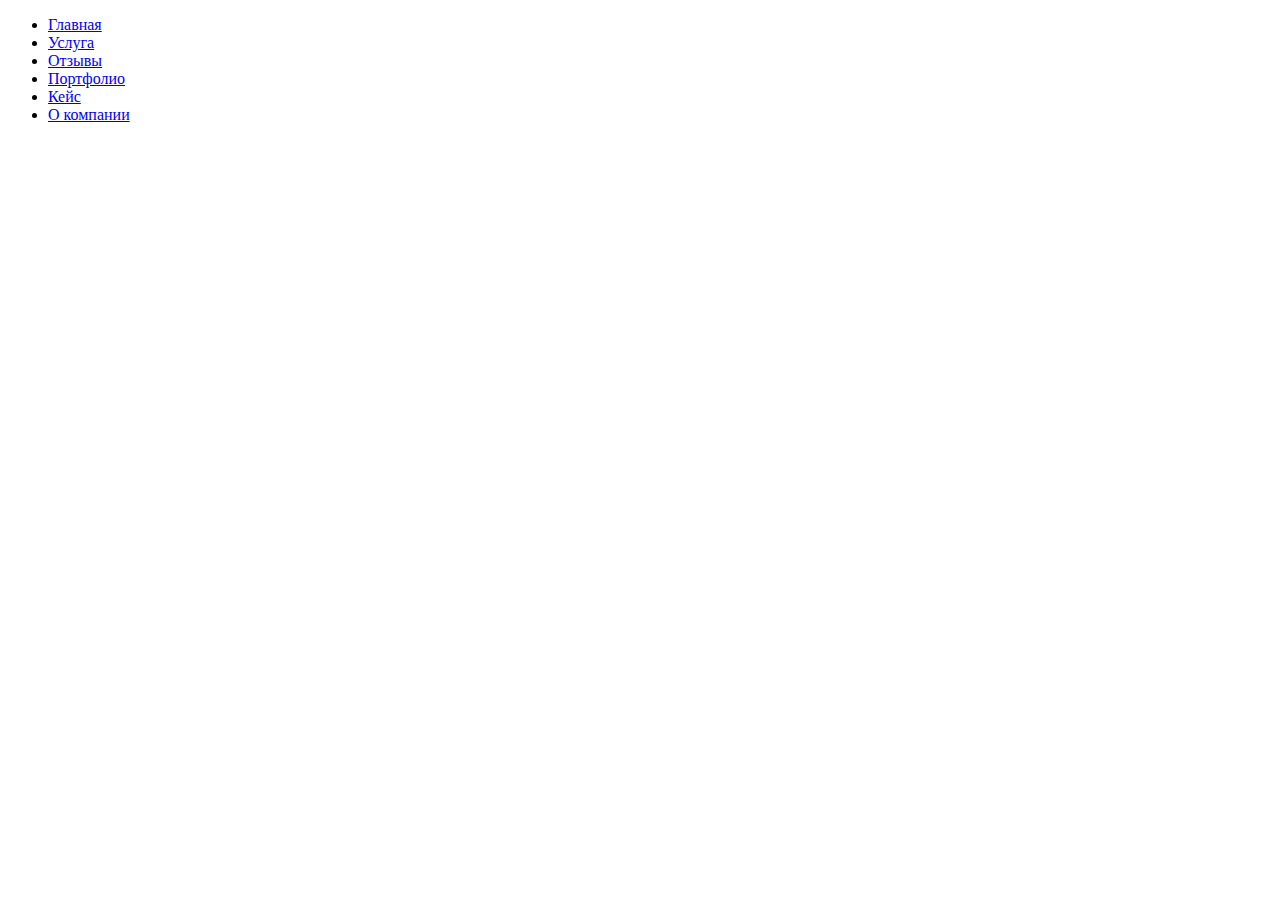
<file: pages.html>
<!DOCTYPE html><html lang="ru"><head><meta charset="UTF-8"><meta http-equiv="X-UA-Compatible" content="IE=edge"><meta name="viewport" content="width=device-width,initial-scale=1"><title>Все страницы - Remonteq</title><link rel="shortcut icon" href="data:," type="image/x-icon"></head><body><ul><li><a href="index.html">Главная</a></li><li><a href="services.html">Услуга</a></li><li><a href="reviews.html">Отзывы</a></li><li><a href="portfolio.html">Портфолио</a></li><li><a href="case.html">Кейс</a></li><li><a href="about.html">О компании</a></li></ul></body></html>
</file>
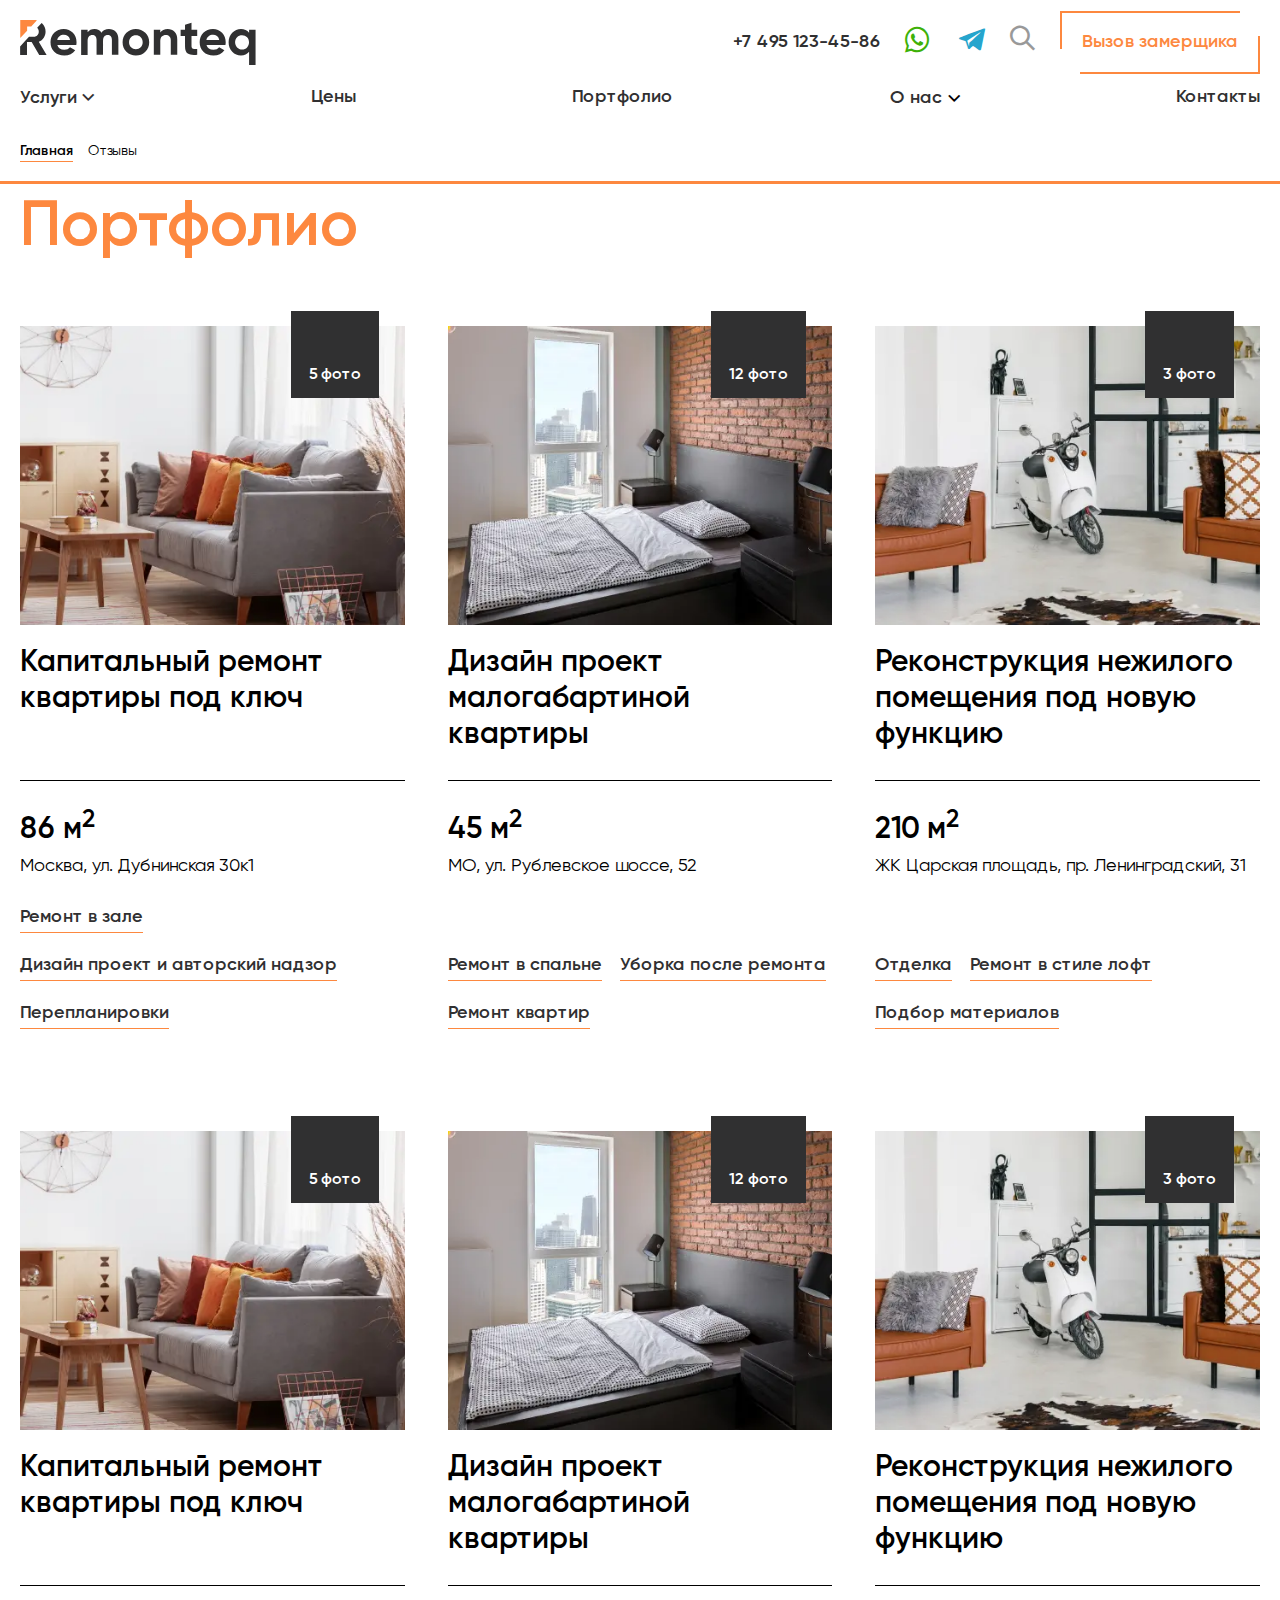
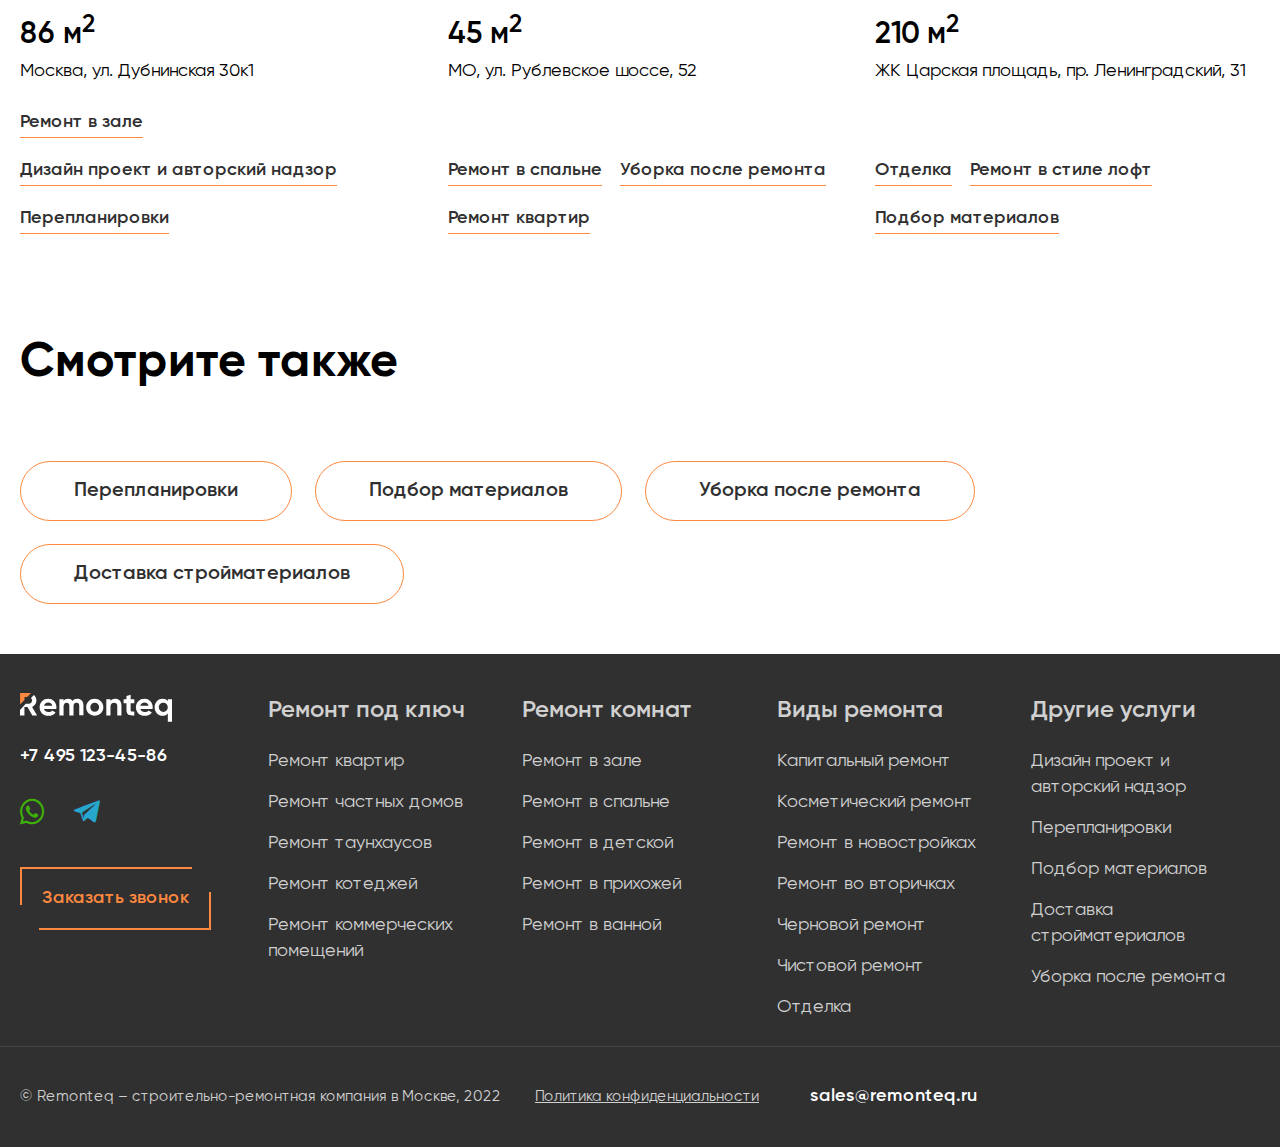
<file: portfolio.html>
<!DOCTYPE html><html lang="ru"><head><meta charset="UTF-8"><meta http-equiv="X-UA-Compatible" content="IE=edge"><meta name="viewport" content="width=device-width,initial-scale=1"><meta name="format-detection" content="telephone=no"><meta name="description" content="Description"><title>Remonteq — Портфолио</title><link rel="stylesheet" href="css/style.min.css?_v=20220822170940"><link rel="shortcut icon" href="data:,"></head><body><div class="wrapper"><header class="header"><div class="header__container"><div class="header__row"><button class="header__burger burger" aria-label="Button to open (close) the navigation menu"><span></span><span></span><span></span></button><div class="header__logo"><a href="#" class="logo-ibg"><svg width="240" height="46" viewBox="0 0 240 46" fill="none" xmlns="http://www.w3.org/2000/svg"><path d="M37.8982 25.4195C38.7565 28.6547 41.1994 30.2393 45.0949 30.2393C47.6038 30.2393 49.5185 29.381 50.839 27.6644L56.187 30.7675C53.6781 34.3989 49.9147 36.2476 45.0288 36.2476C40.8033 36.2476 37.37 34.9931 34.795 32.4181C32.22 29.8431 30.9656 26.608 30.9656 22.7125C30.9656 18.8831 32.22 15.6478 34.729 13.0729C37.2379 10.4979 40.4731 9.17742 44.5007 9.17742C48.2641 9.17742 51.3672 10.4979 53.8101 13.0729C56.253 15.6478 57.5075 18.8831 57.5075 22.7125C57.5075 23.5708 57.4415 24.4952 57.2434 25.4195H37.8982ZM37.8321 20.2696H50.905C50.5089 18.5529 49.7826 17.2324 48.5942 16.3741C47.4057 15.5158 46.0852 15.1197 44.5667 15.1197C42.784 15.1197 41.3314 15.5818 40.143 16.5062C38.9545 17.3645 38.1623 18.619 37.8321 20.2696ZM90.4539 9.17742C93.425 9.17742 95.7359 10.1018 97.5185 12.0165C99.3012 13.9312 100.16 16.5061 100.16 19.6753V35.4553H93.557V20.1375C93.557 18.6189 93.1609 17.4305 92.4346 16.5722C91.7083 15.7138 90.652 15.3177 89.2654 15.3177C87.7469 15.3177 86.5584 15.8459 85.7661 16.8363C84.9078 17.8267 84.5116 19.2792 84.5116 21.1279V35.5213H77.9092V20.2035C77.9092 18.685 77.513 17.4965 76.7867 16.6382C76.0605 15.7799 75.0041 15.3837 73.6176 15.3837C72.165 15.3837 70.9766 15.9119 70.1183 16.9023C69.2599 17.8927 68.7978 19.3452 68.7978 21.1939V35.5873H62.1953V9.90368H68.7978V12.6107C70.3163 10.2998 72.6932 9.17742 75.9284 9.17742C79.0976 9.17742 81.4085 10.4319 82.927 12.8748C84.5116 10.3659 87.0866 9.17742 90.4539 9.17742ZM127.626 32.2861C124.985 34.9271 121.75 36.1815 117.986 36.1815C114.223 36.1815 110.988 34.8611 108.347 32.2861C105.706 29.7111 104.451 26.4759 104.451 22.6465C104.451 18.883 105.772 15.6478 108.347 13.0069C110.988 10.3659 114.157 9.11137 117.986 9.11137C121.75 9.11137 124.985 10.4319 127.626 13.0069C130.267 15.6478 131.587 18.817 131.587 22.6465C131.587 26.4759 130.267 29.7111 127.626 32.2861ZM113.034 27.7964C114.355 29.1169 116.005 29.7771 117.986 29.7771C119.967 29.7771 121.618 29.1169 122.938 27.7964C124.259 26.4759 124.919 24.7593 124.919 22.7125C124.919 20.6657 124.259 18.9491 122.938 17.6286C121.618 16.3081 119.967 15.6478 117.986 15.6478C116.005 15.6478 114.355 16.3081 113.034 17.6286C111.714 18.9491 111.054 20.6657 111.054 22.7125C111.054 24.7593 111.714 26.4099 113.034 27.7964ZM150.47 9.17742C153.243 9.17742 155.62 10.1018 157.403 12.0165C159.252 13.8652 160.176 16.5062 160.176 19.8074V35.5213H153.574V20.5997C153.574 18.8831 153.111 17.5625 152.187 16.7042C151.263 15.7799 150.008 15.3177 148.49 15.3177C146.773 15.3177 145.386 15.8459 144.396 16.9023C143.34 17.9587 142.878 19.5433 142.878 21.6561V35.5213H136.275V9.90368H142.878V12.7427C144.462 10.3658 147.037 9.17742 150.47 9.17742ZM180.512 16.242H174.701V26.8721C174.701 27.7304 174.9 28.3906 175.362 28.8528C175.824 29.2489 176.484 29.513 177.342 29.513C178.201 29.5791 179.257 29.5791 180.512 29.513V35.5213C175.956 36.0495 172.787 35.5873 170.872 34.2668C169.023 32.8803 168.099 30.4374 168.099 26.9381V16.3081H163.609V9.90368H168.099V4.75375L174.701 2.77301V9.90368H180.512V16.242ZM189.953 25.4195C190.811 28.6547 193.254 30.2393 197.15 30.2393C199.659 30.2393 201.574 29.381 202.894 27.6644L208.242 30.7675C205.733 34.3989 201.97 36.2476 197.084 36.2476C192.858 36.2476 189.425 34.9931 186.85 32.4181C184.275 29.8431 183.021 26.608 183.021 22.7125C183.021 18.8831 184.275 15.6478 186.784 13.0729C189.293 10.4979 192.528 9.17742 196.556 9.17742C200.319 9.17742 203.422 10.4979 205.865 13.0729C208.308 15.6478 209.563 18.8831 209.563 22.7125C209.563 23.5708 209.497 24.4952 209.298 25.4195H189.953ZM189.887 20.2696H202.96C202.564 18.5529 201.838 17.2324 200.649 16.3741C199.461 15.5158 198.14 15.1197 196.622 15.1197C194.839 15.1197 193.386 15.5818 192.198 16.5062C191.01 17.3645 190.217 18.619 189.887 20.2696ZM233.398 9.90368H240V45.7551H233.398V32.4842C231.417 34.9931 228.71 36.2476 225.078 36.2476C221.645 36.2476 218.674 34.9271 216.231 32.3521C213.788 29.7111 212.534 26.5419 212.534 22.7125C212.534 18.9491 213.788 15.7139 216.231 13.0729C218.674 10.4319 221.645 9.17742 225.078 9.17742C228.644 9.17742 231.417 10.4319 233.398 12.9408V9.90368ZM221.183 27.9284C222.503 29.2489 224.22 29.9752 226.267 29.9752C228.314 29.9752 230.03 29.315 231.351 27.9284C232.671 26.6079 233.331 24.8253 233.331 22.7125C233.331 20.5997 232.671 18.883 231.351 17.4965C230.03 16.176 228.314 15.4498 226.267 15.4498C224.22 15.4498 222.503 16.11 221.183 17.4965C219.862 18.817 219.136 20.5997 219.136 22.7125C219.202 24.8253 219.862 26.5419 221.183 27.9284Z" fill="#303031"/><path d="M4.35762 22.1843L9.0454 17.1004H14.1953C15.5158 17.1004 16.6382 16.5722 17.5626 15.5818C18.4869 14.5254 19.0151 13.337 19.0151 11.8844C19.0151 10.4319 18.5529 9.17742 17.5626 8.18705C17.4965 8.12103 17.4305 8.05497 17.3645 7.98895L21.9202 3.03711C22.1183 3.23518 22.3164 3.36723 22.5144 3.5653C24.8253 5.87617 25.9477 8.64921 25.9477 11.8844C25.9477 14.0632 25.3535 16.11 24.099 18.0247C22.8446 19.8734 21.194 21.326 19.1472 22.2503V22.3163L27.0041 35.6533H19.4773L11.7524 22.3163H6.99861V35.6533H0.132058L0 35.5213V27.0041L4.35762 22.1843Z" fill="#303031"/><path d="M0.13208 18.4209V0H14.3274C15.3178 0 16.2421 0.13205 17.1665 0.330124L11.2902 6.53647H7.13069V10.9601L0.13208 18.4209Z" fill="#FD883F"/></svg></a></div><div class="header__phone phone"><a href="tel:+74951234586" class="icon-phone">+7 495 123-45-86</a></div><div data-da=".nav-header,992,last" class="header__social"><div class="social"><a href="#" target="_blank" class="social__item social__item_whatsapp icon-whatsapp"></a> <a href="#" target="_blank" class="social__item social__item_telegram icon-telegram"></a></div></div><nav class="header__nav nav-header"><ul class="nav-header__list"><li data-list-item class="nav-header__item"><span data-list="#services-list" class="nav-header__link icon-arrow-down">Услуги</span></li><li class="nav-header__item"><a href="#" class="nav-header__link">Цены</a></li><li class="nav-header__item"><a href="#" class="nav-header__link">Портфолио</a></li><li data-spollers="992,max" class="nav-header__item nav-header__item_dropdown"><a href="#" class="nav-header__link nav-header__link_dropdown">О нас</a> <span data-spoller class="nav-header__dropdown-arrow icon-arrow-down"></span><div class="nav-header__dropdown"><ul class="dropdown-menu-list"><li class="dropdown-menu-list__item"><a href="#" class="dropdown-menu-list__link">Наша команда</a></li><li class="dropdown-menu-list__item"><a href="#" class="dropdown-menu-list__link">Награды и сертификаты</a></li><li class="dropdown-menu-list__item"><a href="#" class="dropdown-menu-list__link">СРО</a></li><li class="dropdown-menu-list__item"><a href="#" class="dropdown-menu-list__link">Отзывы клиентов</a></li><li class="dropdown-menu-list__item"><a href="#" class="dropdown-menu-list__link">Вакансии</a></li><li class="dropdown-menu-list__item"><a href="#" class="dropdown-menu-list__link">Активные стройки</a></li><li class="dropdown-menu-list__item"><a href="#" class="dropdown-menu-list__link">Дом в кредит</a></li></ul></div></li><li class="nav-header__item"><a href="#" class="nav-header__link">Контакты</a></li></ul><div class="nav-header__phone"><a href="tel:+74951234586">+7 495 123-45-86</a></div></nav><div class="header__search"><button data-popup-show="#search-popup" class="icon-search"></button></div><button data-popup-show="#order-popup" data-da=".nav-header,767,2" class="header__button button"><span>Вызов замерщика</span></button></div></div><div data-da=".nav-header,992,0" class="header-sublists"><div data-sublist id="services-list" class="sub-list"><div class="sub-list__container"><ul data-spollers="992,max" class="sub-list__list"><li class="sub-list__item"><span data-spoller class="sub-list__link icon-arrow-down">Ремонт под ключ</span><ul class="sub-list__sublist sublist-list"><li class="sublist-list__item"><a href="#" class="sublist-list__link">Ремонт квартир</a></li><li class="sublist-list__item"><a href="#" class="sublist-list__link">Ремонт частных домов</a></li><li class="sublist-list__item"><a href="#" class="sublist-list__link">Ремонт таунхаусов</a></li><li class="sublist-list__item"><a href="#" class="sublist-list__link">Ремонт котеджей</a></li><li class="sublist-list__item"><a href="#" class="sublist-list__link">Ремонт коммерческих помещений</a></li></ul></li><li class="sub-list__item"><span data-spoller class="sub-list__link icon-arrow-down">Ремонт комнат</span><ul class="sub-list__sublist sublist-list"><li class="sublist-list__item"><a href="#" class="sublist-list__link">Ремонт в зале</a></li><li class="sublist-list__item"><a href="#" class="sublist-list__link">Ремонт в спальне</a></li><li class="sublist-list__item"><a href="#" class="sublist-list__link">Ремонт в детской</a></li><li class="sublist-list__item"><a href="#" class="sublist-list__link">Ремонт в прихожей</a></li><li class="sublist-list__item"><a href="#" class="sublist-list__link">Ремонт в ванной</a></li></ul></li><li class="sub-list__item"><span data-spoller class="sub-list__link icon-arrow-down">Стили ремонта</span><ul class="sub-list__sublist sublist-list"><li class="sublist-list__item"><a href="#" class="sublist-list__link">Ремонт в стиле лофт</a></li><li class="sublist-list__item"><a href="#" class="sublist-list__link">Ремонт в стиле модерн</a></li><li class="sublist-list__item"><a href="#" class="sublist-list__link">Ремонт в стиле арт-деко</a></li><li class="sublist-list__item"><a href="#" class="sublist-list__link">Ремонт в стиле минимализм</a></li><li class="sublist-list__item"><a href="#" class="sublist-list__link">Ремонт в стиле хай-тек</a></li><li class="sublist-list__item"><a href="#" class="sublist-list__link">Ремонт стандартном в стиле</a></li><li class="sublist-list__item"><a href="#" class="sublist-list__link">Ремонт в стиле поп-арт</a></li></ul></li><li class="sub-list__item"><span data-spoller class="sub-list__link icon-arrow-down">Виды ремонта</span><ul class="sub-list__sublist sublist-list"><li class="sublist-list__item"><a href="#" class="sublist-list__link">Капитальный ремонт</a></li><li class="sublist-list__item"><a href="#" class="sublist-list__link">Косметический ремонт</a></li><li class="sublist-list__item"><a href="#" class="sublist-list__link">Ремонт в новостройках</a></li><li class="sublist-list__item"><a href="#" class="sublist-list__link">Ремонт во вторичках</a></li><li class="sublist-list__item"><a href="#" class="sublist-list__link">Черновой ремонт</a></li><li class="sublist-list__item"><a href="#" class="sublist-list__link">Чистовой ремонт</a></li><li class="sublist-list__item"><a href="#" class="sublist-list__link">Отделка</a></li></ul></li><li class="sub-list__item"><span data-spoller class="sub-list__link icon-arrow-down">Другие услуги</span><ul class="sub-list__sublist sublist-list"><li class="sublist-list__item"><a href="#" class="sublist-list__link">Дизайн проект и авторский надзор</a></li><li class="sublist-list__item"><a href="#" class="sublist-list__link">Перепланировки</a></li><li class="sublist-list__item"><a href="#" class="sublist-list__link">Подбор материалов</a></li><li class="sublist-list__item"><a href="#" class="sublist-list__link">Доставка стройматериалов</a></li><li class="sublist-list__item"><a href="#" class="sublist-list__link">Уборка после ремонта</a></li></ul></li></ul></div></div></div></header><div data-da=".nav-header,992,last" data-popup id="search-popup" class="search-popup"><button class="popup-close"></button><form action="#" class="search-popup__form form-search-popup" id="form-search-popup"><input type="text" name="form-search-popup-search" id="form-search-popup-search" class="form-search-popup__input" placeholder="Например, капитальный ремонт"> <button type="submit" class="form-search-popup__button icon-search"></button></form></div><div data-popup id="order-popup" class="call-popup"><button class="popup-close"></button><div class="services-order-line-section services-order-line-section_popup"><div class="services-order-line-section__image-ibg"><picture><source srcset="img/images/services/order-line/2.jpg" media="(max-width: 767px)"><source srcset="img/images/services/order-line/1.jpg" media="(max-width: 992px)"><img src="img/images/pop-up/call/6afcf1fac6bd2ecf8bf77ca1c4f3e5d3.png" alt="Services page order line section image" width="1920" height="230"></picture></div><div class="services-order-line-section__container"><div class="services-order-line-section__text text-services-order-line"><div class="text-services-order-line__text">+ скидка 5%</div><div class="text-services-order-line__label">при заказе с сайта</div></div></div></div><div class="call-popup__form"><form action="#" class="form-call-popup" id="form-order-popup"><div class="form-call-popup__title title"><span class="title__over">бесплатно</span> Вызов <span class="title__under">замерщика</span></div><div class="form-call-popup__inputs form-inputs"><div class="form-call-popup__input form-input"><input type="text" name="form-order-popup-name" id="form-order-popup-name" placeholder="Ваше имя"></div><div class="form-call-popup__input form-input"><input type="tel" name="form-order-popup-phone" id="form-order-popup-phone" placeholder="Телефон"></div></div><div class="form-call-popup__image-ibg form-captcha"><picture><source srcset="img/images/ui/aa81d37cd21ba1c1e946df044bc96f6f.webp" type="image/webp"><img src="img/images/ui/aa81d37cd21ba1c1e946df044bc96f6f.png" alt="reCaptcha" width="331" height="81"></picture></div><button type="submit" class="form-call-popup__button button"><span>Вызвать замерщика</span></button><div class="form-call-popup__policy policy">Нажимая кнопку “Вызвать замерщика”,<br>я соглашаюсь с <a href="#" target="_blank" class="policy__link icon-arrow-more"><span>политикой персональных данных</span></a></div></form></div></div><main class="main"><div class="main__bread-crumb bread-crumb"><div class="bread-crumb__container"><div class="bread-crumb__row"><a href="#" class="bread-crumb__previous">Главная</a> <span class="bread-crumb__current">Отзывы</span></div></div></div><div class="orange-title-block"><div class="orange-title-block__container"><div class="orange-title">Портфолио</div></div></div><section class="main__portfolio-section portfolio-section portfolio-section_case"><div class="portfolio-section__container"><div class="slider-portfolio-section"><div class="slider-portfolio-section__slide"><a href="#" class="slider-portfolio-section__image-ibg"><picture><source srcset="img/images/home/portfolio/1.webp" type="image/webp"><img src="img/images/home/portfolio/1.jpg" alt="Portfolio section slider image" width="450" height="350"></picture><div class="slider-portfolio-section__image-count">5 фото</div></a><a href="#" class="slider-portfolio-section__title slider-portfolio-section__title_case services-card-title">Капитальный ремонт квартиры под ключ</a><div class="slider-portfolio-section__area services-card-title">86 м<sup>2</sup></div><div class="slider-portfolio-section__address">Москва, ул. Дубнинская 30к1</div><div class="slider-portfolio-section__tags tags-slider-portfolio-section"><a href="#" class="tags-slider-portfolio-section__item">Ремонт в зале</a> <a href="#" class="tags-slider-portfolio-section__item">Дизайн проект и авторский надзор</a> <a href="#" class="tags-slider-portfolio-section__item">Перепланировки</a></div></div><div class="slider-portfolio-section__slide"><a href="#" class="slider-portfolio-section__image-ibg"><picture><source srcset="img/images/home/portfolio/2.webp" type="image/webp"><img src="img/images/home/portfolio/2.jpg" alt="Portfolio section slider image" width="450" height="350"></picture><div class="slider-portfolio-section__image-count">12 фото</div></a><a href="#" class="slider-portfolio-section__title slider-portfolio-section__title_case services-card-title">Дизайн проект малогабартиной квартиры</a><div class="slider-portfolio-section__area services-card-title">45 м<sup>2</sup></div><div class="slider-portfolio-section__address">МО, ул. Рублевское шоссе, 52</div><div class="slider-portfolio-section__tags tags-slider-portfolio-section"><a href="#" class="tags-slider-portfolio-section__item">Ремонт в спальне</a> <a href="#" class="tags-slider-portfolio-section__item">Уборка после ремонта</a> <a href="#" class="tags-slider-portfolio-section__item">Ремонт квартир</a></div></div><div class="slider-portfolio-section__slide"><a href="#" class="slider-portfolio-section__image-ibg"><picture><source srcset="img/images/home/portfolio/3.webp" type="image/webp"><img src="img/images/home/portfolio/3.jpg" alt="Portfolio section slider image" width="450" height="350"></picture><div class="slider-portfolio-section__image-count">3 фото</div></a><a href="#" class="slider-portfolio-section__title slider-portfolio-section__title_case services-card-title">Реконструкция нежилого помещения под новую функцию</a><div class="slider-portfolio-section__area services-card-title">210 м<sup>2</sup></div><div class="slider-portfolio-section__address">ЖК Царская площадь, пр. Ленинградский, 31</div><div class="slider-portfolio-section__tags tags-slider-portfolio-section"><a href="#" class="tags-slider-portfolio-section__item">Отделка</a> <a href="#" class="tags-slider-portfolio-section__item">Ремонт в стиле лофт</a> <a href="#" class="tags-slider-portfolio-section__item">Подбор материалов</a></div></div><div class="slider-portfolio-section__slide"><a href="#" class="slider-portfolio-section__image-ibg"><picture><source srcset="img/images/home/portfolio/1.webp" type="image/webp"><img src="img/images/home/portfolio/1.jpg" alt="Portfolio section slider image" width="450" height="350"></picture><div class="slider-portfolio-section__image-count">5 фото</div></a><a href="#" class="slider-portfolio-section__title slider-portfolio-section__title_case services-card-title">Капитальный ремонт квартиры под ключ</a><div class="slider-portfolio-section__area services-card-title">86 м<sup>2</sup></div><div class="slider-portfolio-section__address">Москва, ул. Дубнинская 30к1</div><div class="slider-portfolio-section__tags tags-slider-portfolio-section"><a href="#" class="tags-slider-portfolio-section__item">Ремонт в зале</a> <a href="#" class="tags-slider-portfolio-section__item">Дизайн проект и авторский надзор</a> <a href="#" class="tags-slider-portfolio-section__item">Перепланировки</a></div></div><div class="slider-portfolio-section__slide"><a href="#" class="slider-portfolio-section__image-ibg"><picture><source srcset="img/images/home/portfolio/2.webp" type="image/webp"><img src="img/images/home/portfolio/2.jpg" alt="Portfolio section slider image" width="450" height="350"></picture><div class="slider-portfolio-section__image-count">12 фото</div></a><a href="#" class="slider-portfolio-section__title slider-portfolio-section__title_case services-card-title">Дизайн проект малогабартиной квартиры</a><div class="slider-portfolio-section__area services-card-title">45 м<sup>2</sup></div><div class="slider-portfolio-section__address">МО, ул. Рублевское шоссе, 52</div><div class="slider-portfolio-section__tags tags-slider-portfolio-section"><a href="#" class="tags-slider-portfolio-section__item">Ремонт в спальне</a> <a href="#" class="tags-slider-portfolio-section__item">Уборка после ремонта</a> <a href="#" class="tags-slider-portfolio-section__item">Ремонт квартир</a></div></div><div class="slider-portfolio-section__slide"><a href="#" class="slider-portfolio-section__image-ibg"><picture><source srcset="img/images/home/portfolio/3.webp" type="image/webp"><img src="img/images/home/portfolio/3.jpg" alt="Portfolio section slider image" width="450" height="350"></picture><div class="slider-portfolio-section__image-count">3 фото</div></a><a href="#" class="slider-portfolio-section__title slider-portfolio-section__title_case services-card-title">Реконструкция нежилого помещения под новую функцию</a><div class="slider-portfolio-section__area services-card-title">210 м<sup>2</sup></div><div class="slider-portfolio-section__address">ЖК Царская площадь, пр. Ленинградский, 31</div><div class="slider-portfolio-section__tags tags-slider-portfolio-section"><a href="#" class="tags-slider-portfolio-section__item">Отделка</a> <a href="#" class="tags-slider-portfolio-section__item">Ремонт в стиле лофт</a> <a href="#" class="tags-slider-portfolio-section__item">Подбор материалов</a></div></div></div></div></section><div class="main__see-also see-also"><div class="see-also__container"><div class="see-also__title">Смотрите также</div><div class="see-also__row"><a href="#" class="see-also__item">Перепланировки</a> <a href="#" class="see-also__item">Подбор материалов</a> <a href="#" class="see-also__item">Уборка после ремонта</a> <a href="#" class="see-also__item">Доставка стройматериалов</a></div></div></div><div data-popup id="form-submit-popup" class="form-submit-popup"><div class="form-submit-popup__content">Спасибо!<br>Ваша заявка отправлена. Скоро мы с Вами свяжемся.</div></div></main><footer class="footer"><div class="footer__top"><div class="footer__container"><div class="footer__row"><div class="footer__info"><div class="footer__logo logo-footer"><div class="logo-footer__image-ibg"><img src="img/logo.svg" alt="Logo" width="152" height="29"></div></div><div class="footer__phone phone_white"><a href="tel:+74951234586">+7 495 123-45-86</a></div><div class="footer__social"><div class="social"><a href="#" target="_blank" class="social__item social__item_whatsapp icon-whatsapp"></a> <a href="#" target="_blank" class="social__item social__item_telegram icon-telegram"></a></div></div><div class="footer__button"><button data-popup-show="#call-popup" class="button"><span>Заказать звонок</span></button></div></div><nav class="footer__nav nav-footer"><ul class="nav-footer__list"><li class="nav-footer__item"><span class="nav-footer__link">Ремонт под ключ</span><ul class="nav-footer__sublist footer-sublist"><li class="footer-sublist__item"><a href="#" class="footer-sublist__link">Ремонт квартир</a></li><li class="footer-sublist__item"><a href="#" class="footer-sublist__link">Ремонт частных домов</a></li><li class="footer-sublist__item"><a href="#" class="footer-sublist__link">Ремонт таунхаусов</a></li><li class="footer-sublist__item"><a href="#" class="footer-sublist__link">Ремонт котеджей</a></li><li class="footer-sublist__item"><a href="#" class="footer-sublist__link">Ремонт коммерческих помещений</a></li></ul></li><li class="nav-footer__item"><span class="nav-footer__link">Ремонт комнат</span><ul class="nav-footer__sublist footer-sublist"><li class="footer-sublist__item"><a href="#" class="footer-sublist__link">Ремонт в зале</a></li><li class="footer-sublist__item"><a href="#" class="footer-sublist__link">Ремонт в спальне</a></li><li class="footer-sublist__item"><a href="#" class="footer-sublist__link">Ремонт в детской</a></li><li class="footer-sublist__item"><a href="#" class="footer-sublist__link">Ремонт в прихожей</a></li><li class="footer-sublist__item"><a href="#" class="footer-sublist__link">Ремонт в ванной</a></li></ul></li><li class="nav-footer__item"><span class="nav-footer__link">Виды ремонта</span><ul class="nav-footer__sublist footer-sublist"><li class="footer-sublist__item"><a href="#" class="footer-sublist__link">Капитальный ремонт</a></li><li class="footer-sublist__item"><a href="#" class="footer-sublist__link">Косметический ремонт</a></li><li class="footer-sublist__item"><a href="#" class="footer-sublist__link">Ремонт в новостройках</a></li><li class="footer-sublist__item"><a href="#" class="footer-sublist__link">Ремонт во вторичках</a></li><li class="footer-sublist__item"><a href="#" class="footer-sublist__link">Черновой ремонт</a></li><li class="footer-sublist__item"><a href="#" class="footer-sublist__link">Чистовой ремонт</a></li><li class="footer-sublist__item"><a href="#" class="footer-sublist__link">Отделка</a></li></ul></li><li class="nav-footer__item"><span class="nav-footer__link">Другие услуги</span><ul class="nav-footer__sublist footer-sublist"><li class="footer-sublist__item"><a href="#" class="footer-sublist__link">Дизайн проект и авторский надзор</a></li><li class="footer-sublist__item"><a href="#" class="footer-sublist__link">Перепланировки</a></li><li class="footer-sublist__item"><a href="#" class="footer-sublist__link">Подбор материалов</a></li><li class="footer-sublist__item"><a href="#" class="footer-sublist__link">Доставка стройматериалов</a></li><li class="footer-sublist__item"><a href="#" class="footer-sublist__link">Уборка после ремонта</a></li></ul></li></ul></nav></div></div></div><div class="footer__bottom"><div class="footer__container"><div class="footer__row"><div class="footer__copy">© Remonteq – строительно-ремонтная компания в Москве, 2022</div><a href="#" class="footer__policy">Политика конфиденциальности</a> <a href="mailto:sales@remonteq.ru" class="footer__mail">sales@remonteq.ru</a></div></div></div></footer><div data-popup id="call-popup" class="call-popup"><button class="popup-close"></button><div class="call-popup__form"><form action="#" class="form-call-popup" id="form-call-popup"><div class="form-call-popup__title title"><span class="title__over">бесплатно</span> Звонок <span class="title__under">заказать</span></div><div class="form-call-popup__inputs form-inputs"><div class="form-call-popup__input form-input"><input type="text" name="form-call-popup-name" id="form-call-popup-name" placeholder="Ваше имя"></div><div class="form-call-popup__input form-input"><input type="tel" name="form-call-popup-phone" id="form-call-popup-phone" placeholder="Телефон"></div></div><div class="form-call-popup__image-ibg form-captcha"><picture><source srcset="img/images/ui/aa81d37cd21ba1c1e946df044bc96f6f.webp" type="image/webp"><img src="img/images/ui/aa81d37cd21ba1c1e946df044bc96f6f.png" alt="reCaptcha" width="331" height="81"></picture></div><button type="submit" class="form-call-popup__button button"><span>Заказать звонок</span></button><div class="form-call-popup__policy policy">Нажимая кнопку “Вызвать замерщика”,<br>я соглашаюсь с <a href="#" target="_blank" class="policy__link icon-arrow-more"><span>политикой персональных данных</span></a></div></form></div></div></div><script src="js/script.min.js?_v=20220822170940"></script></body></html>
</file>
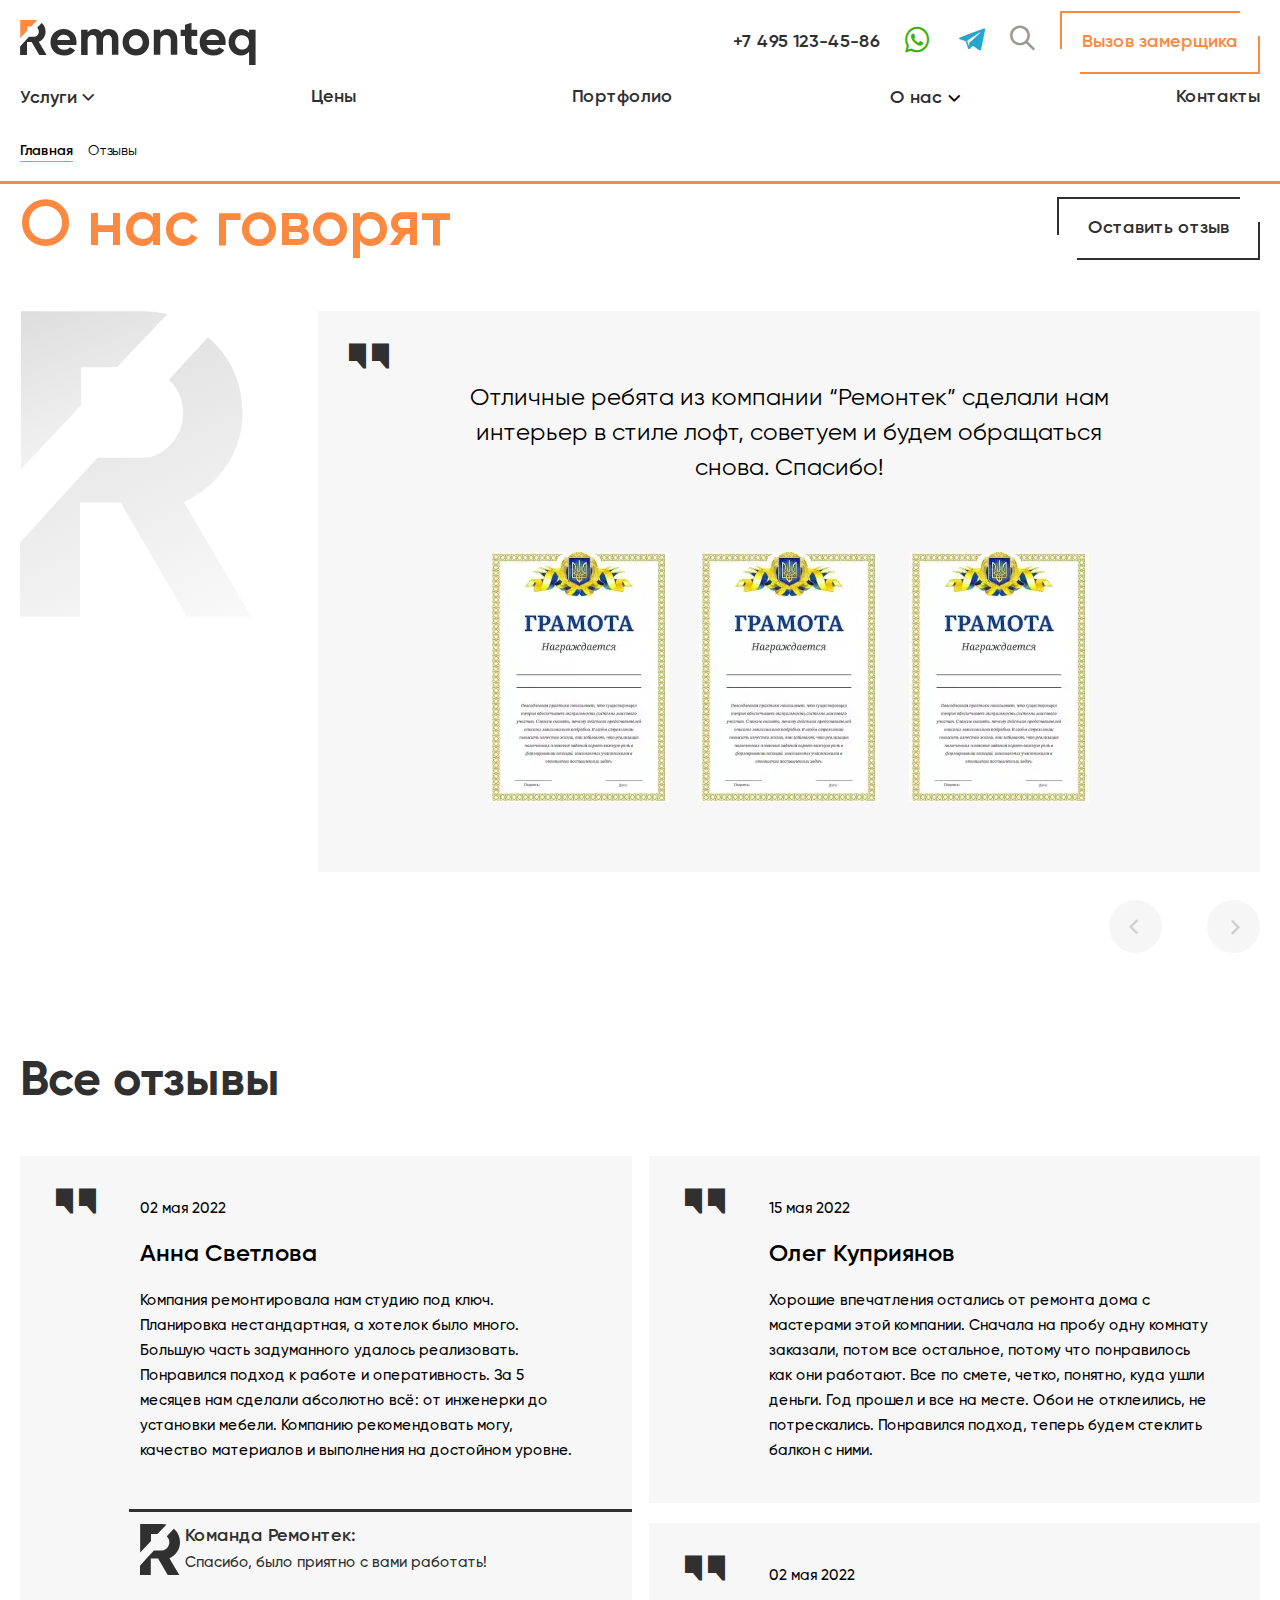
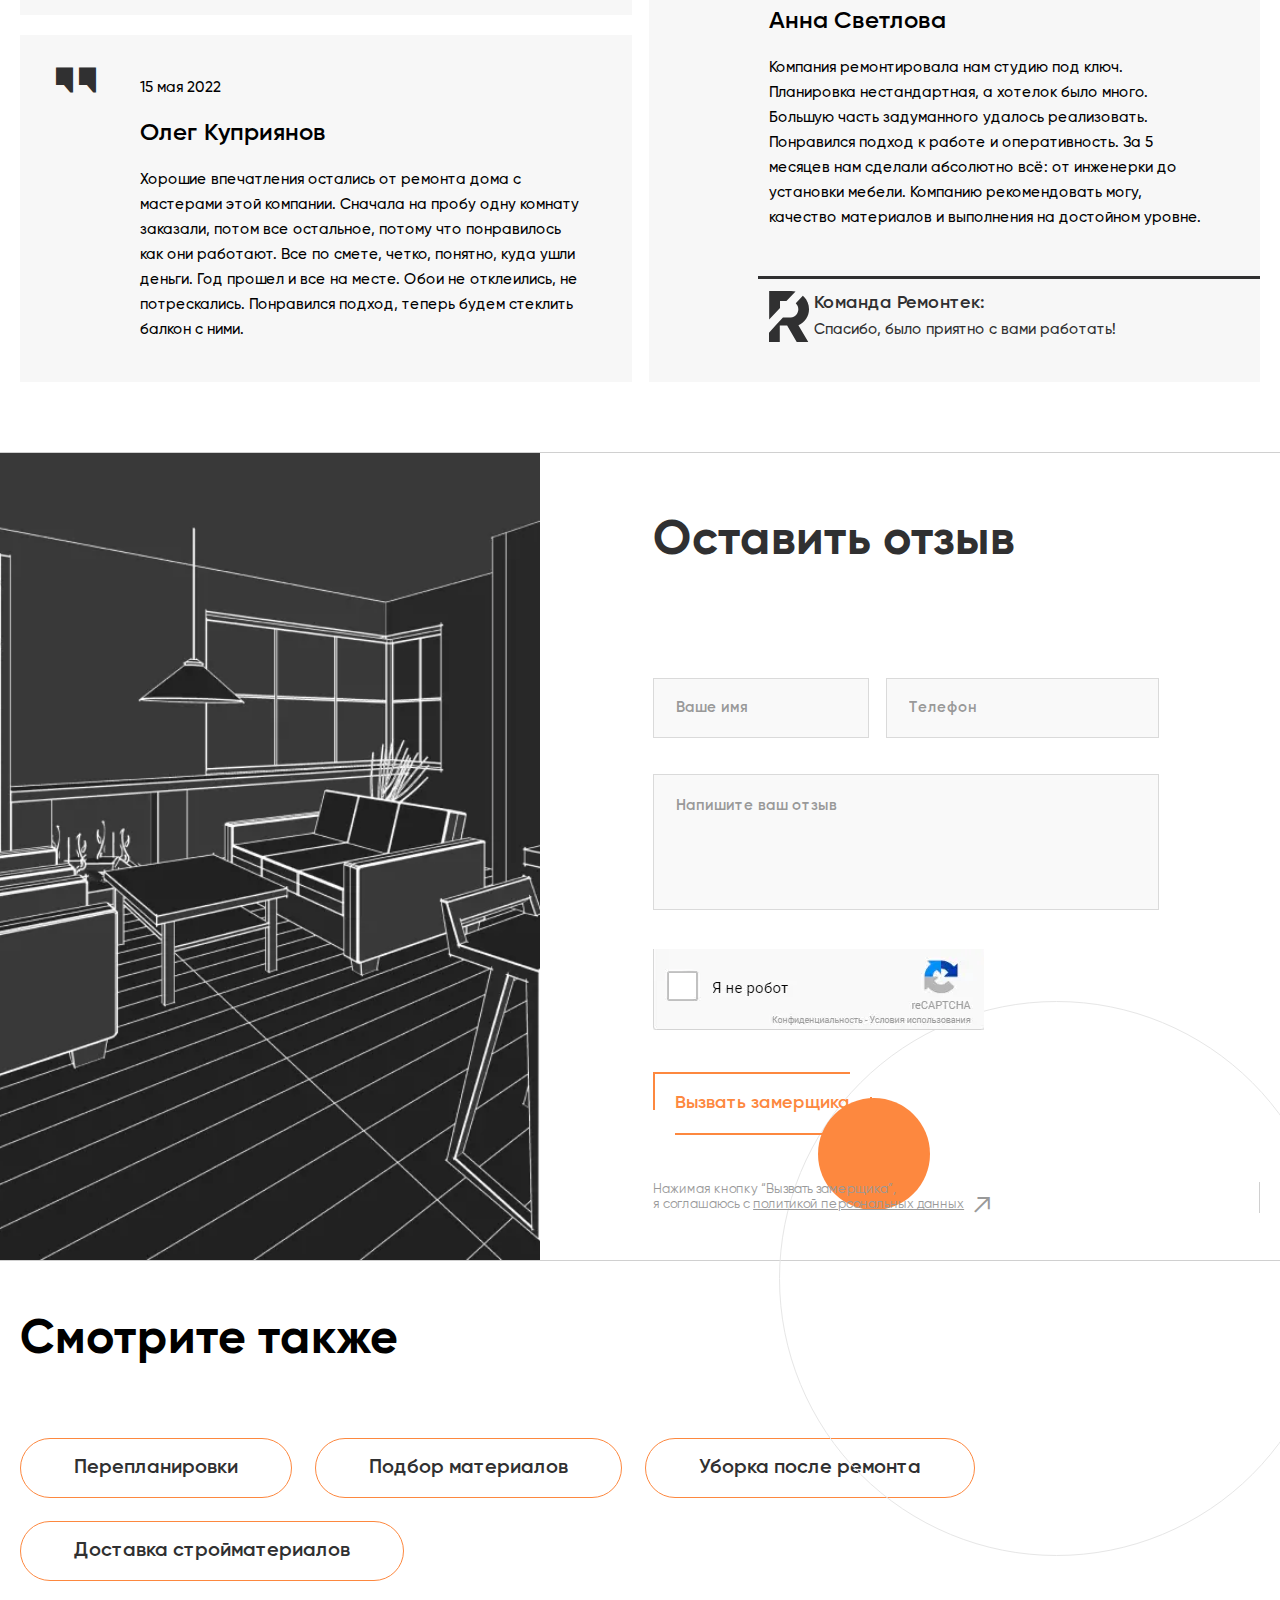
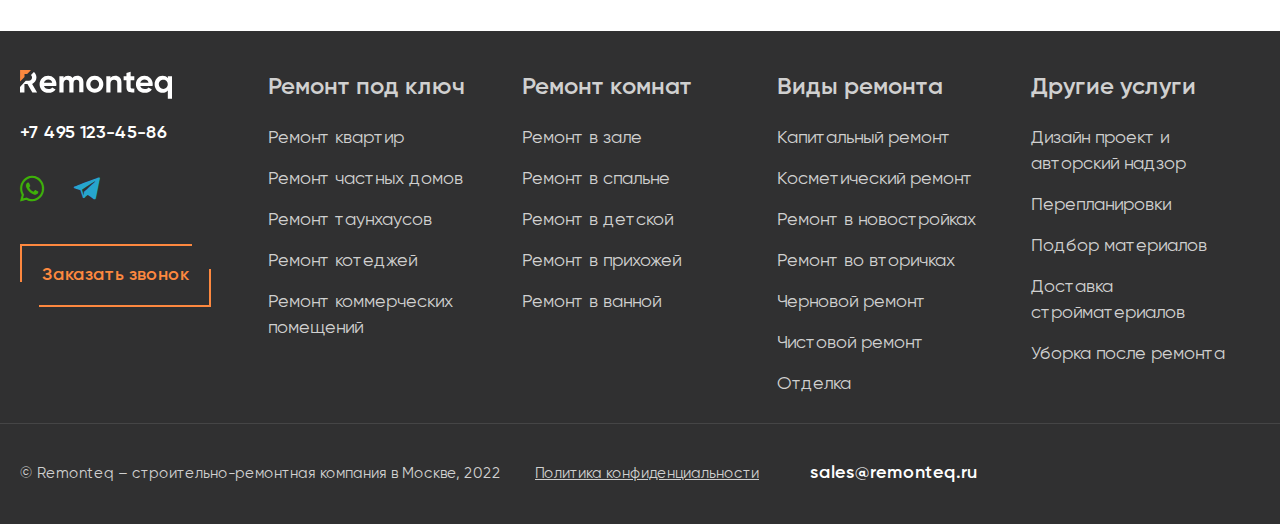
<file: reviews.html>
<!DOCTYPE html><html lang="ru"><head><meta charset="UTF-8"><meta http-equiv="X-UA-Compatible" content="IE=edge"><meta name="viewport" content="width=device-width,initial-scale=1"><meta name="format-detection" content="telephone=no"><meta name="description" content="Description"><title>Remonteq — Отзывы</title><link rel="stylesheet" href="css/style.min.css?_v=20220822170940"><link rel="shortcut icon" href="data:,"></head><body><div class="wrapper"><header class="header"><div class="header__container"><div class="header__row"><button class="header__burger burger" aria-label="Button to open (close) the navigation menu"><span></span><span></span><span></span></button><div class="header__logo"><a href="#" class="logo-ibg"><svg width="240" height="46" viewBox="0 0 240 46" fill="none" xmlns="http://www.w3.org/2000/svg"><path d="M37.8982 25.4195C38.7565 28.6547 41.1994 30.2393 45.0949 30.2393C47.6038 30.2393 49.5185 29.381 50.839 27.6644L56.187 30.7675C53.6781 34.3989 49.9147 36.2476 45.0288 36.2476C40.8033 36.2476 37.37 34.9931 34.795 32.4181C32.22 29.8431 30.9656 26.608 30.9656 22.7125C30.9656 18.8831 32.22 15.6478 34.729 13.0729C37.2379 10.4979 40.4731 9.17742 44.5007 9.17742C48.2641 9.17742 51.3672 10.4979 53.8101 13.0729C56.253 15.6478 57.5075 18.8831 57.5075 22.7125C57.5075 23.5708 57.4415 24.4952 57.2434 25.4195H37.8982ZM37.8321 20.2696H50.905C50.5089 18.5529 49.7826 17.2324 48.5942 16.3741C47.4057 15.5158 46.0852 15.1197 44.5667 15.1197C42.784 15.1197 41.3314 15.5818 40.143 16.5062C38.9545 17.3645 38.1623 18.619 37.8321 20.2696ZM90.4539 9.17742C93.425 9.17742 95.7359 10.1018 97.5185 12.0165C99.3012 13.9312 100.16 16.5061 100.16 19.6753V35.4553H93.557V20.1375C93.557 18.6189 93.1609 17.4305 92.4346 16.5722C91.7083 15.7138 90.652 15.3177 89.2654 15.3177C87.7469 15.3177 86.5584 15.8459 85.7661 16.8363C84.9078 17.8267 84.5116 19.2792 84.5116 21.1279V35.5213H77.9092V20.2035C77.9092 18.685 77.513 17.4965 76.7867 16.6382C76.0605 15.7799 75.0041 15.3837 73.6176 15.3837C72.165 15.3837 70.9766 15.9119 70.1183 16.9023C69.2599 17.8927 68.7978 19.3452 68.7978 21.1939V35.5873H62.1953V9.90368H68.7978V12.6107C70.3163 10.2998 72.6932 9.17742 75.9284 9.17742C79.0976 9.17742 81.4085 10.4319 82.927 12.8748C84.5116 10.3659 87.0866 9.17742 90.4539 9.17742ZM127.626 32.2861C124.985 34.9271 121.75 36.1815 117.986 36.1815C114.223 36.1815 110.988 34.8611 108.347 32.2861C105.706 29.7111 104.451 26.4759 104.451 22.6465C104.451 18.883 105.772 15.6478 108.347 13.0069C110.988 10.3659 114.157 9.11137 117.986 9.11137C121.75 9.11137 124.985 10.4319 127.626 13.0069C130.267 15.6478 131.587 18.817 131.587 22.6465C131.587 26.4759 130.267 29.7111 127.626 32.2861ZM113.034 27.7964C114.355 29.1169 116.005 29.7771 117.986 29.7771C119.967 29.7771 121.618 29.1169 122.938 27.7964C124.259 26.4759 124.919 24.7593 124.919 22.7125C124.919 20.6657 124.259 18.9491 122.938 17.6286C121.618 16.3081 119.967 15.6478 117.986 15.6478C116.005 15.6478 114.355 16.3081 113.034 17.6286C111.714 18.9491 111.054 20.6657 111.054 22.7125C111.054 24.7593 111.714 26.4099 113.034 27.7964ZM150.47 9.17742C153.243 9.17742 155.62 10.1018 157.403 12.0165C159.252 13.8652 160.176 16.5062 160.176 19.8074V35.5213H153.574V20.5997C153.574 18.8831 153.111 17.5625 152.187 16.7042C151.263 15.7799 150.008 15.3177 148.49 15.3177C146.773 15.3177 145.386 15.8459 144.396 16.9023C143.34 17.9587 142.878 19.5433 142.878 21.6561V35.5213H136.275V9.90368H142.878V12.7427C144.462 10.3658 147.037 9.17742 150.47 9.17742ZM180.512 16.242H174.701V26.8721C174.701 27.7304 174.9 28.3906 175.362 28.8528C175.824 29.2489 176.484 29.513 177.342 29.513C178.201 29.5791 179.257 29.5791 180.512 29.513V35.5213C175.956 36.0495 172.787 35.5873 170.872 34.2668C169.023 32.8803 168.099 30.4374 168.099 26.9381V16.3081H163.609V9.90368H168.099V4.75375L174.701 2.77301V9.90368H180.512V16.242ZM189.953 25.4195C190.811 28.6547 193.254 30.2393 197.15 30.2393C199.659 30.2393 201.574 29.381 202.894 27.6644L208.242 30.7675C205.733 34.3989 201.97 36.2476 197.084 36.2476C192.858 36.2476 189.425 34.9931 186.85 32.4181C184.275 29.8431 183.021 26.608 183.021 22.7125C183.021 18.8831 184.275 15.6478 186.784 13.0729C189.293 10.4979 192.528 9.17742 196.556 9.17742C200.319 9.17742 203.422 10.4979 205.865 13.0729C208.308 15.6478 209.563 18.8831 209.563 22.7125C209.563 23.5708 209.497 24.4952 209.298 25.4195H189.953ZM189.887 20.2696H202.96C202.564 18.5529 201.838 17.2324 200.649 16.3741C199.461 15.5158 198.14 15.1197 196.622 15.1197C194.839 15.1197 193.386 15.5818 192.198 16.5062C191.01 17.3645 190.217 18.619 189.887 20.2696ZM233.398 9.90368H240V45.7551H233.398V32.4842C231.417 34.9931 228.71 36.2476 225.078 36.2476C221.645 36.2476 218.674 34.9271 216.231 32.3521C213.788 29.7111 212.534 26.5419 212.534 22.7125C212.534 18.9491 213.788 15.7139 216.231 13.0729C218.674 10.4319 221.645 9.17742 225.078 9.17742C228.644 9.17742 231.417 10.4319 233.398 12.9408V9.90368ZM221.183 27.9284C222.503 29.2489 224.22 29.9752 226.267 29.9752C228.314 29.9752 230.03 29.315 231.351 27.9284C232.671 26.6079 233.331 24.8253 233.331 22.7125C233.331 20.5997 232.671 18.883 231.351 17.4965C230.03 16.176 228.314 15.4498 226.267 15.4498C224.22 15.4498 222.503 16.11 221.183 17.4965C219.862 18.817 219.136 20.5997 219.136 22.7125C219.202 24.8253 219.862 26.5419 221.183 27.9284Z" fill="#303031"/><path d="M4.35762 22.1843L9.0454 17.1004H14.1953C15.5158 17.1004 16.6382 16.5722 17.5626 15.5818C18.4869 14.5254 19.0151 13.337 19.0151 11.8844C19.0151 10.4319 18.5529 9.17742 17.5626 8.18705C17.4965 8.12103 17.4305 8.05497 17.3645 7.98895L21.9202 3.03711C22.1183 3.23518 22.3164 3.36723 22.5144 3.5653C24.8253 5.87617 25.9477 8.64921 25.9477 11.8844C25.9477 14.0632 25.3535 16.11 24.099 18.0247C22.8446 19.8734 21.194 21.326 19.1472 22.2503V22.3163L27.0041 35.6533H19.4773L11.7524 22.3163H6.99861V35.6533H0.132058L0 35.5213V27.0041L4.35762 22.1843Z" fill="#303031"/><path d="M0.13208 18.4209V0H14.3274C15.3178 0 16.2421 0.13205 17.1665 0.330124L11.2902 6.53647H7.13069V10.9601L0.13208 18.4209Z" fill="#FD883F"/></svg></a></div><div class="header__phone phone"><a href="tel:+74951234586" class="icon-phone">+7 495 123-45-86</a></div><div data-da=".nav-header,992,last" class="header__social"><div class="social"><a href="#" target="_blank" class="social__item social__item_whatsapp icon-whatsapp"></a> <a href="#" target="_blank" class="social__item social__item_telegram icon-telegram"></a></div></div><nav class="header__nav nav-header"><ul class="nav-header__list"><li data-list-item class="nav-header__item"><span data-list="#services-list" class="nav-header__link icon-arrow-down">Услуги</span></li><li class="nav-header__item"><a href="#" class="nav-header__link">Цены</a></li><li class="nav-header__item"><a href="#" class="nav-header__link">Портфолио</a></li><li data-spollers="992,max" class="nav-header__item nav-header__item_dropdown"><a href="#" class="nav-header__link nav-header__link_dropdown">О нас</a> <span data-spoller class="nav-header__dropdown-arrow icon-arrow-down"></span><div class="nav-header__dropdown"><ul class="dropdown-menu-list"><li class="dropdown-menu-list__item"><a href="#" class="dropdown-menu-list__link">Наша команда</a></li><li class="dropdown-menu-list__item"><a href="#" class="dropdown-menu-list__link">Награды и сертификаты</a></li><li class="dropdown-menu-list__item"><a href="#" class="dropdown-menu-list__link">СРО</a></li><li class="dropdown-menu-list__item"><a href="#" class="dropdown-menu-list__link">Отзывы клиентов</a></li><li class="dropdown-menu-list__item"><a href="#" class="dropdown-menu-list__link">Вакансии</a></li><li class="dropdown-menu-list__item"><a href="#" class="dropdown-menu-list__link">Активные стройки</a></li><li class="dropdown-menu-list__item"><a href="#" class="dropdown-menu-list__link">Дом в кредит</a></li></ul></div></li><li class="nav-header__item"><a href="#" class="nav-header__link">Контакты</a></li></ul><div class="nav-header__phone"><a href="tel:+74951234586">+7 495 123-45-86</a></div></nav><div class="header__search"><button data-popup-show="#search-popup" class="icon-search"></button></div><button data-popup-show="#order-popup" data-da=".nav-header,767,2" class="header__button button"><span>Вызов замерщика</span></button></div></div><div data-da=".nav-header,992,0" class="header-sublists"><div data-sublist id="services-list" class="sub-list"><div class="sub-list__container"><ul data-spollers="992,max" class="sub-list__list"><li class="sub-list__item"><span data-spoller class="sub-list__link icon-arrow-down">Ремонт под ключ</span><ul class="sub-list__sublist sublist-list"><li class="sublist-list__item"><a href="#" class="sublist-list__link">Ремонт квартир</a></li><li class="sublist-list__item"><a href="#" class="sublist-list__link">Ремонт частных домов</a></li><li class="sublist-list__item"><a href="#" class="sublist-list__link">Ремонт таунхаусов</a></li><li class="sublist-list__item"><a href="#" class="sublist-list__link">Ремонт котеджей</a></li><li class="sublist-list__item"><a href="#" class="sublist-list__link">Ремонт коммерческих помещений</a></li></ul></li><li class="sub-list__item"><span data-spoller class="sub-list__link icon-arrow-down">Ремонт комнат</span><ul class="sub-list__sublist sublist-list"><li class="sublist-list__item"><a href="#" class="sublist-list__link">Ремонт в зале</a></li><li class="sublist-list__item"><a href="#" class="sublist-list__link">Ремонт в спальне</a></li><li class="sublist-list__item"><a href="#" class="sublist-list__link">Ремонт в детской</a></li><li class="sublist-list__item"><a href="#" class="sublist-list__link">Ремонт в прихожей</a></li><li class="sublist-list__item"><a href="#" class="sublist-list__link">Ремонт в ванной</a></li></ul></li><li class="sub-list__item"><span data-spoller class="sub-list__link icon-arrow-down">Стили ремонта</span><ul class="sub-list__sublist sublist-list"><li class="sublist-list__item"><a href="#" class="sublist-list__link">Ремонт в стиле лофт</a></li><li class="sublist-list__item"><a href="#" class="sublist-list__link">Ремонт в стиле модерн</a></li><li class="sublist-list__item"><a href="#" class="sublist-list__link">Ремонт в стиле арт-деко</a></li><li class="sublist-list__item"><a href="#" class="sublist-list__link">Ремонт в стиле минимализм</a></li><li class="sublist-list__item"><a href="#" class="sublist-list__link">Ремонт в стиле хай-тек</a></li><li class="sublist-list__item"><a href="#" class="sublist-list__link">Ремонт стандартном в стиле</a></li><li class="sublist-list__item"><a href="#" class="sublist-list__link">Ремонт в стиле поп-арт</a></li></ul></li><li class="sub-list__item"><span data-spoller class="sub-list__link icon-arrow-down">Виды ремонта</span><ul class="sub-list__sublist sublist-list"><li class="sublist-list__item"><a href="#" class="sublist-list__link">Капитальный ремонт</a></li><li class="sublist-list__item"><a href="#" class="sublist-list__link">Косметический ремонт</a></li><li class="sublist-list__item"><a href="#" class="sublist-list__link">Ремонт в новостройках</a></li><li class="sublist-list__item"><a href="#" class="sublist-list__link">Ремонт во вторичках</a></li><li class="sublist-list__item"><a href="#" class="sublist-list__link">Черновой ремонт</a></li><li class="sublist-list__item"><a href="#" class="sublist-list__link">Чистовой ремонт</a></li><li class="sublist-list__item"><a href="#" class="sublist-list__link">Отделка</a></li></ul></li><li class="sub-list__item"><span data-spoller class="sub-list__link icon-arrow-down">Другие услуги</span><ul class="sub-list__sublist sublist-list"><li class="sublist-list__item"><a href="#" class="sublist-list__link">Дизайн проект и авторский надзор</a></li><li class="sublist-list__item"><a href="#" class="sublist-list__link">Перепланировки</a></li><li class="sublist-list__item"><a href="#" class="sublist-list__link">Подбор материалов</a></li><li class="sublist-list__item"><a href="#" class="sublist-list__link">Доставка стройматериалов</a></li><li class="sublist-list__item"><a href="#" class="sublist-list__link">Уборка после ремонта</a></li></ul></li></ul></div></div></div></header><div data-da=".nav-header,992,last" data-popup id="search-popup" class="search-popup"><button class="popup-close"></button><form action="#" class="search-popup__form form-search-popup" id="form-search-popup"><input type="text" name="form-search-popup-search" id="form-search-popup-search" class="form-search-popup__input" placeholder="Например, капитальный ремонт"> <button type="submit" class="form-search-popup__button icon-search"></button></form></div><div data-popup id="order-popup" class="call-popup"><button class="popup-close"></button><div class="services-order-line-section services-order-line-section_popup"><div class="services-order-line-section__image-ibg"><picture><source srcset="img/images/services/order-line/2.jpg" media="(max-width: 767px)"><source srcset="img/images/services/order-line/1.jpg" media="(max-width: 992px)"><img src="img/images/pop-up/call/6afcf1fac6bd2ecf8bf77ca1c4f3e5d3.png" alt="Services page order line section image" width="1920" height="230"></picture></div><div class="services-order-line-section__container"><div class="services-order-line-section__text text-services-order-line"><div class="text-services-order-line__text">+ скидка 5%</div><div class="text-services-order-line__label">при заказе с сайта</div></div></div></div><div class="call-popup__form"><form action="#" class="form-call-popup" id="form-order-popup"><div class="form-call-popup__title title"><span class="title__over">бесплатно</span> Вызов <span class="title__under">замерщика</span></div><div class="form-call-popup__inputs form-inputs"><div class="form-call-popup__input form-input"><input type="text" name="form-order-popup-name" id="form-order-popup-name" placeholder="Ваше имя"></div><div class="form-call-popup__input form-input"><input type="tel" name="form-order-popup-phone" id="form-order-popup-phone" placeholder="Телефон"></div></div><div class="form-call-popup__image-ibg form-captcha"><picture><source srcset="img/images/ui/aa81d37cd21ba1c1e946df044bc96f6f.webp" type="image/webp"><img src="img/images/ui/aa81d37cd21ba1c1e946df044bc96f6f.png" alt="reCaptcha" width="331" height="81"></picture></div><button type="submit" class="form-call-popup__button button"><span>Вызвать замерщика</span></button><div class="form-call-popup__policy policy">Нажимая кнопку “Вызвать замерщика”,<br>я соглашаюсь с <a href="#" target="_blank" class="policy__link icon-arrow-more"><span>политикой персональных данных</span></a></div></form></div></div><main class="main"><div class="main__bread-crumb bread-crumb"><div class="bread-crumb__container"><div class="bread-crumb__row"><a href="#" class="bread-crumb__previous">Главная</a> <span class="bread-crumb__current">Отзывы</span></div></div></div><section class="main__reviews-title-section reviews-title-section"><div class="reviews-title-section__container"><div class="reviews-title-section__row"><div class="reviews-title-section__title orange-title">О нас говорят</div><button data-goto=".form-section__form" data-da=".reviews-banner-section__container,1200,last" class="reviews-title-section__button button_dark"><span>Оставить отзыв</span></button></div></div></section><div class="main__reviews-banner-section reviews-banner-section"><div class="reviews-banner-section__container"><div class="reviews-banner-section__slider"><div class="slider-reviews-banner swiper"><div class="slider-reviews-banner__wrapper swiper-wrapper"><div class="slider-reviews-banner__slide swiper-slide icon-quotes"><p class="slider-reviews-banner__text">Отличные ребята из компании “Ремонтек” сделали нам интерьер в стиле лофт, советуем и будем обращаться снова. Спасибо!</p><div class="slider-reviews-banner__images"><div class="slider-reviews-banner__image-ibg"><picture><source srcset="img/images/reviews/banner/1.webp" type="image/webp"><img src="img/images/reviews/banner/1.jpg" alt="Reviews page banner slider image" width="180" height="250"></picture></div><div class="slider-reviews-banner__image-ibg"><picture><source srcset="img/images/reviews/banner/2.webp" type="image/webp"><img src="img/images/reviews/banner/2.jpg" alt="Reviews page banner slider image" width="180" height="250"></picture></div><div class="slider-reviews-banner__image-ibg"><picture><source srcset="img/images/reviews/banner/3.webp" type="image/webp"><img src="img/images/reviews/banner/3.jpg" alt="Reviews page banner slider image" width="180" height="250"></picture></div></div></div></div></div></div><div class="reviews-banner-section__arrows arrows-slider-reviews-banner"><div class="arrows-slider-reviews-banner__prev icon-arrow-down"></div><div class="arrows-slider-reviews-banner__next icon-arrow-down"></div></div></div></div><section class="main__reviews-feedback-section reviews-feedback-section"><div class="reviews-feedback-section__container"><div class="reviews-feedback-section__title small-title">Все отзывы</div><div class="reviews-feedback-section__feedbacks feedback-review"><div class="feedback-review__item icon-quotes feedback-card"><div class="feedback-review__date feedback-card__date">02 мая 2022</div><div class="feedback-review__author feedback-card__author">Анна Светлова</div><p class="feedback-review__text feedback-card__text">Компания ремонтировала нам студию под ключ. Планировка нестандартная, а хотелок было много. Большую часть задуманного удалось реализовать. Понравился подход к работе и оперативность. За 5 месяцев нам сделали абсолютно всё: от инженерки до установки мебели. Компанию рекомендовать могу, качество материалов и выполнения на достойном уровне.</p><div class="feedback-review__answer feedback-card__answer feedback-answer"><div class="feedback-review__answer-author feedback-answer__author">Команда Ремонтек:</div><div class="feedback-review__answer-text feedback-answer__text">Спасибо, было приятно с вами работать!</div></div></div><div class="feedback-review__item icon-quotes feedback-card"><div class="feedback-review__date feedback-card__date">15 мая 2022</div><div class="feedback-review__author feedback-card__author">Олег Куприянов</div><p class="feedback-review__text feedback-card__text">Хорошие впечатления остались от ремонта дома с мастерами этой компании. Сначала на пробу одну комнату заказали, потом все остальное, потому что понравилось как они работают. Все по смете, четко, понятно, куда ушли деньги. Год прошел и все на месте. Обои не отклеились, не потрескались. Понравился подход, теперь будем стеклить балкон с ними.</p></div><div class="feedback-review__item icon-quotes feedback-card"><div class="feedback-review__date feedback-card__date">02 мая 2022</div><div class="feedback-review__author feedback-card__author">Анна Светлова</div><p class="feedback-review__text feedback-card__text">Компания ремонтировала нам студию под ключ. Планировка нестандартная, а хотелок было много. Большую часть задуманного удалось реализовать. Понравился подход к работе и оперативность. За 5 месяцев нам сделали абсолютно всё: от инженерки до установки мебели. Компанию рекомендовать могу, качество материалов и выполнения на достойном уровне.</p><div class="feedback-review__answer feedback-card__answer feedback-answer"><div class="feedback-review__answer-author feedback-answer__author">Команда Ремонтек:</div><div class="feedback-review__answer-text feedback-answer__text">Спасибо, было приятно с вами работать!</div></div></div><div class="feedback-review__item icon-quotes feedback-card"><div class="feedback-review__date feedback-card__date">15 мая 2022</div><div class="feedback-review__author feedback-card__author">Олег Куприянов</div><p class="feedback-review__text feedback-card__text">Хорошие впечатления остались от ремонта дома с мастерами этой компании. Сначала на пробу одну комнату заказали, потом все остальное, потому что понравилось как они работают. Все по смете, четко, понятно, куда ушли деньги. Год прошел и все на месте. Обои не отклеились, не потрескались. Понравился подход, теперь будем стеклить балкон с ними.</p></div></div></div></section><div class="form-section form-section_right form-section_reviews"><div class="form-section__circle-decor circle-decor"></div><div class="form-section__content"><div class="form-section__form"><div class="form-section__title small-title">Оставить отзыв</div><form action="#" class="form-block" id="form-block-review"><div class="form-block__inputs form-inputs"><div class="form-block__input form-input"><input type="text" name="form-block-review-name" id="form-block-review-name" placeholder="Ваше имя"></div><div class="form-block__input form-input"><input type="tel" name="form-block-review-phone" id="form-block-review-phone" placeholder="Телефон"></div></div><div class="form-block__textarea form-textarea"><textarea name="form-block-review-textarea" id="form-block-review-textarea" placeholder="Напишите ваш отзыв"></textarea></div><div class="form-block__image-ibg form-captcha"><picture><source srcset="img/images/ui/aa81d37cd21ba1c1e946df044bc96f6f.webp" type="image/webp"><img src="img/images/ui/aa81d37cd21ba1c1e946df044bc96f6f.png" alt="reCaptcha" width="354" height="104"></picture></div><button type="submit" class="form-block__button button"><span>Вызвать замерщика</span></button><div class="form-section__policy"><span>Нажимая кнопку “Вызвать замерщика”,<br>я соглашаюсь с <a href="#" class="form-section__policy-link icon-arrow-more"><span>политикой персональных данных</span></a></span></div></form></div><div class="form-section__image-ibg"><picture><source srcset="img/images/reviews/form/1.webp" type="image/webp"><img src="img/images/reviews/form/1.jpg" alt="form section image" width="960" height="742"></picture></div></div></div><div class="main__see-also see-also"><div class="see-also__container"><div class="see-also__title">Смотрите также</div><div class="see-also__row"><a href="#" class="see-also__item">Перепланировки</a> <a href="#" class="see-also__item">Подбор материалов</a> <a href="#" class="see-also__item">Уборка после ремонта</a> <a href="#" class="see-also__item">Доставка стройматериалов</a></div></div></div><div data-popup id="form-submit-popup" class="form-submit-popup"><div class="form-submit-popup__content">Спасибо!<br>Ваша заявка отправлена. Скоро мы с Вами свяжемся.</div></div></main><footer class="footer"><div class="footer__top"><div class="footer__container"><div class="footer__row"><div class="footer__info"><div class="footer__logo logo-footer"><div class="logo-footer__image-ibg"><img src="img/logo.svg" alt="Logo" width="152" height="29"></div></div><div class="footer__phone phone_white"><a href="tel:+74951234586">+7 495 123-45-86</a></div><div class="footer__social"><div class="social"><a href="#" target="_blank" class="social__item social__item_whatsapp icon-whatsapp"></a> <a href="#" target="_blank" class="social__item social__item_telegram icon-telegram"></a></div></div><div class="footer__button"><button data-popup-show="#call-popup" class="button"><span>Заказать звонок</span></button></div></div><nav class="footer__nav nav-footer"><ul class="nav-footer__list"><li class="nav-footer__item"><span class="nav-footer__link">Ремонт под ключ</span><ul class="nav-footer__sublist footer-sublist"><li class="footer-sublist__item"><a href="#" class="footer-sublist__link">Ремонт квартир</a></li><li class="footer-sublist__item"><a href="#" class="footer-sublist__link">Ремонт частных домов</a></li><li class="footer-sublist__item"><a href="#" class="footer-sublist__link">Ремонт таунхаусов</a></li><li class="footer-sublist__item"><a href="#" class="footer-sublist__link">Ремонт котеджей</a></li><li class="footer-sublist__item"><a href="#" class="footer-sublist__link">Ремонт коммерческих помещений</a></li></ul></li><li class="nav-footer__item"><span class="nav-footer__link">Ремонт комнат</span><ul class="nav-footer__sublist footer-sublist"><li class="footer-sublist__item"><a href="#" class="footer-sublist__link">Ремонт в зале</a></li><li class="footer-sublist__item"><a href="#" class="footer-sublist__link">Ремонт в спальне</a></li><li class="footer-sublist__item"><a href="#" class="footer-sublist__link">Ремонт в детской</a></li><li class="footer-sublist__item"><a href="#" class="footer-sublist__link">Ремонт в прихожей</a></li><li class="footer-sublist__item"><a href="#" class="footer-sublist__link">Ремонт в ванной</a></li></ul></li><li class="nav-footer__item"><span class="nav-footer__link">Виды ремонта</span><ul class="nav-footer__sublist footer-sublist"><li class="footer-sublist__item"><a href="#" class="footer-sublist__link">Капитальный ремонт</a></li><li class="footer-sublist__item"><a href="#" class="footer-sublist__link">Косметический ремонт</a></li><li class="footer-sublist__item"><a href="#" class="footer-sublist__link">Ремонт в новостройках</a></li><li class="footer-sublist__item"><a href="#" class="footer-sublist__link">Ремонт во вторичках</a></li><li class="footer-sublist__item"><a href="#" class="footer-sublist__link">Черновой ремонт</a></li><li class="footer-sublist__item"><a href="#" class="footer-sublist__link">Чистовой ремонт</a></li><li class="footer-sublist__item"><a href="#" class="footer-sublist__link">Отделка</a></li></ul></li><li class="nav-footer__item"><span class="nav-footer__link">Другие услуги</span><ul class="nav-footer__sublist footer-sublist"><li class="footer-sublist__item"><a href="#" class="footer-sublist__link">Дизайн проект и авторский надзор</a></li><li class="footer-sublist__item"><a href="#" class="footer-sublist__link">Перепланировки</a></li><li class="footer-sublist__item"><a href="#" class="footer-sublist__link">Подбор материалов</a></li><li class="footer-sublist__item"><a href="#" class="footer-sublist__link">Доставка стройматериалов</a></li><li class="footer-sublist__item"><a href="#" class="footer-sublist__link">Уборка после ремонта</a></li></ul></li></ul></nav></div></div></div><div class="footer__bottom"><div class="footer__container"><div class="footer__row"><div class="footer__copy">© Remonteq – строительно-ремонтная компания в Москве, 2022</div><a href="#" class="footer__policy">Политика конфиденциальности</a> <a href="mailto:sales@remonteq.ru" class="footer__mail">sales@remonteq.ru</a></div></div></div></footer><div data-popup id="call-popup" class="call-popup"><button class="popup-close"></button><div class="call-popup__form"><form action="#" class="form-call-popup" id="form-call-popup"><div class="form-call-popup__title title"><span class="title__over">бесплатно</span> Звонок <span class="title__under">заказать</span></div><div class="form-call-popup__inputs form-inputs"><div class="form-call-popup__input form-input"><input type="text" name="form-call-popup-name" id="form-call-popup-name" placeholder="Ваше имя"></div><div class="form-call-popup__input form-input"><input type="tel" name="form-call-popup-phone" id="form-call-popup-phone" placeholder="Телефон"></div></div><div class="form-call-popup__image-ibg form-captcha"><picture><source srcset="img/images/ui/aa81d37cd21ba1c1e946df044bc96f6f.webp" type="image/webp"><img src="img/images/ui/aa81d37cd21ba1c1e946df044bc96f6f.png" alt="reCaptcha" width="331" height="81"></picture></div><button type="submit" class="form-call-popup__button button"><span>Заказать звонок</span></button><div class="form-call-popup__policy policy">Нажимая кнопку “Вызвать замерщика”,<br>я соглашаюсь с <a href="#" target="_blank" class="policy__link icon-arrow-more"><span>политикой персональных данных</span></a></div></form></div></div></div><script src="js/script.min.js?_v=20220822170940"></script></body></html>
</file>
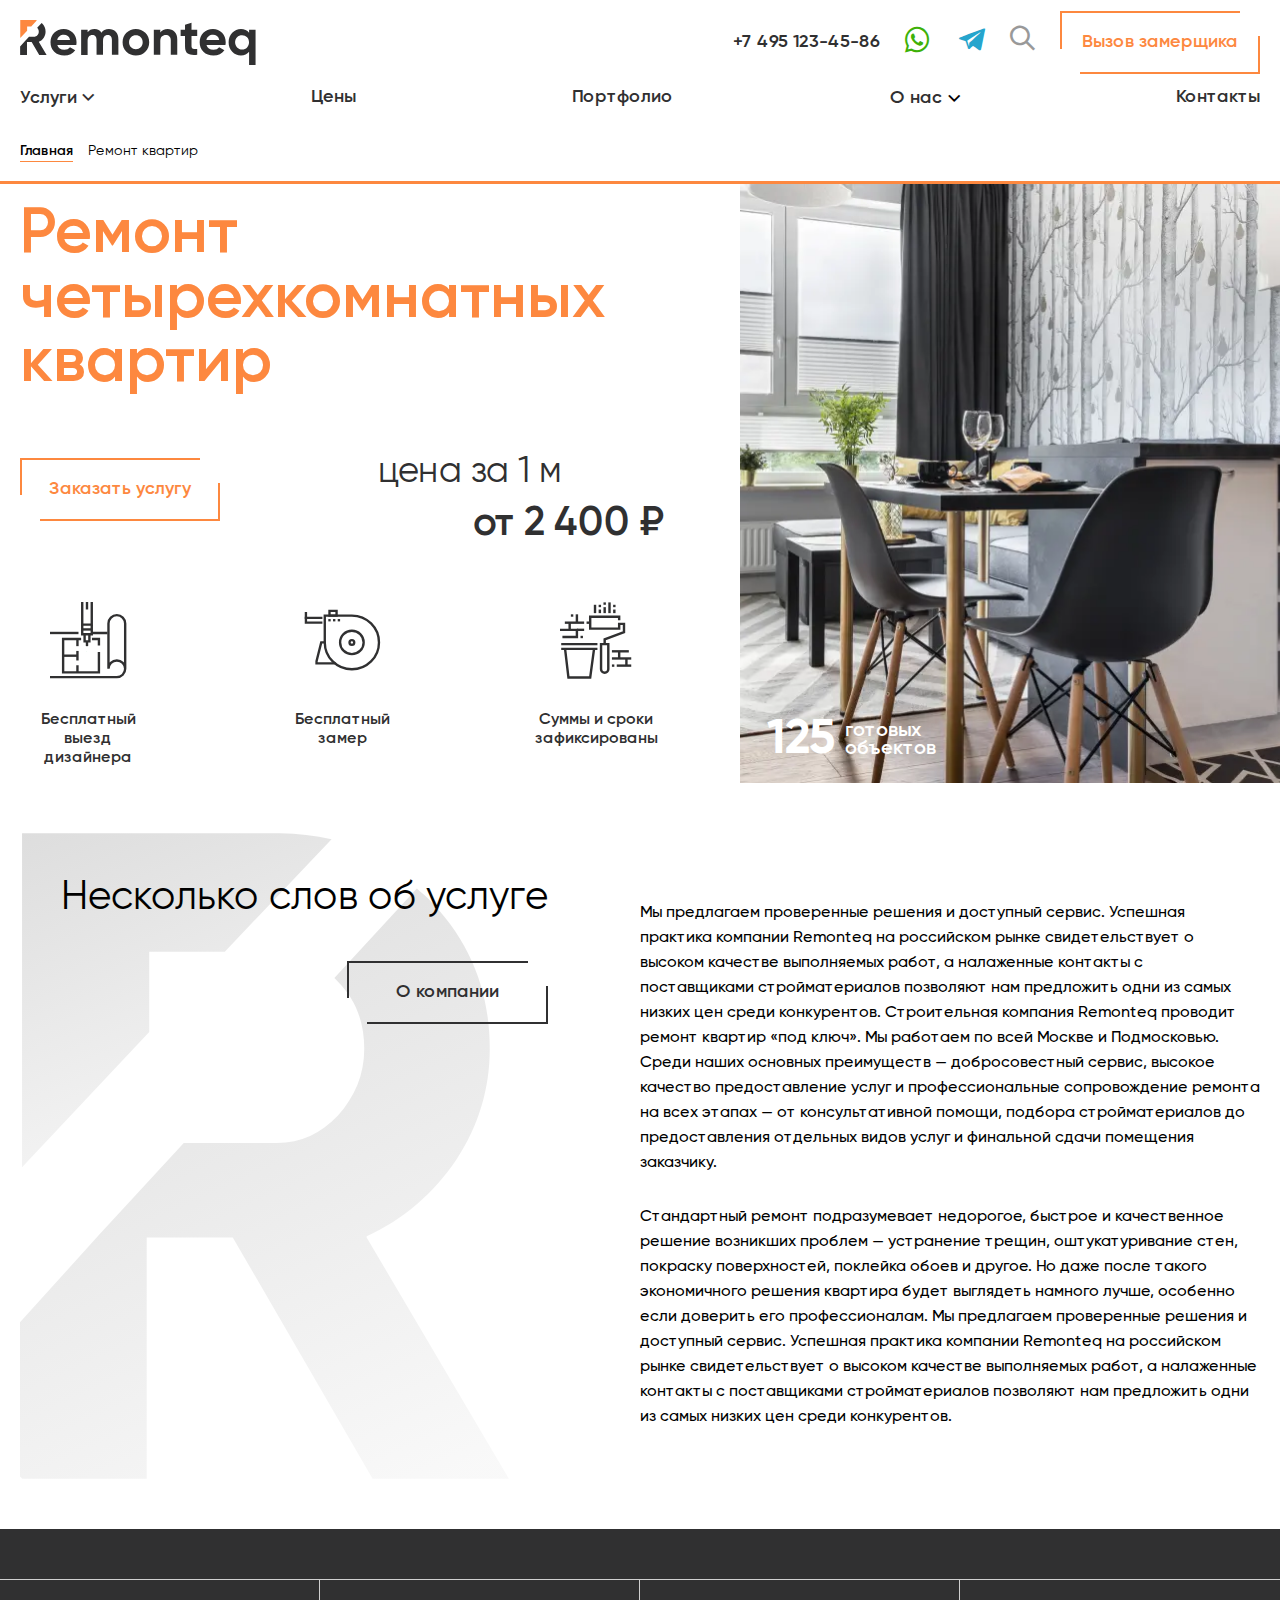
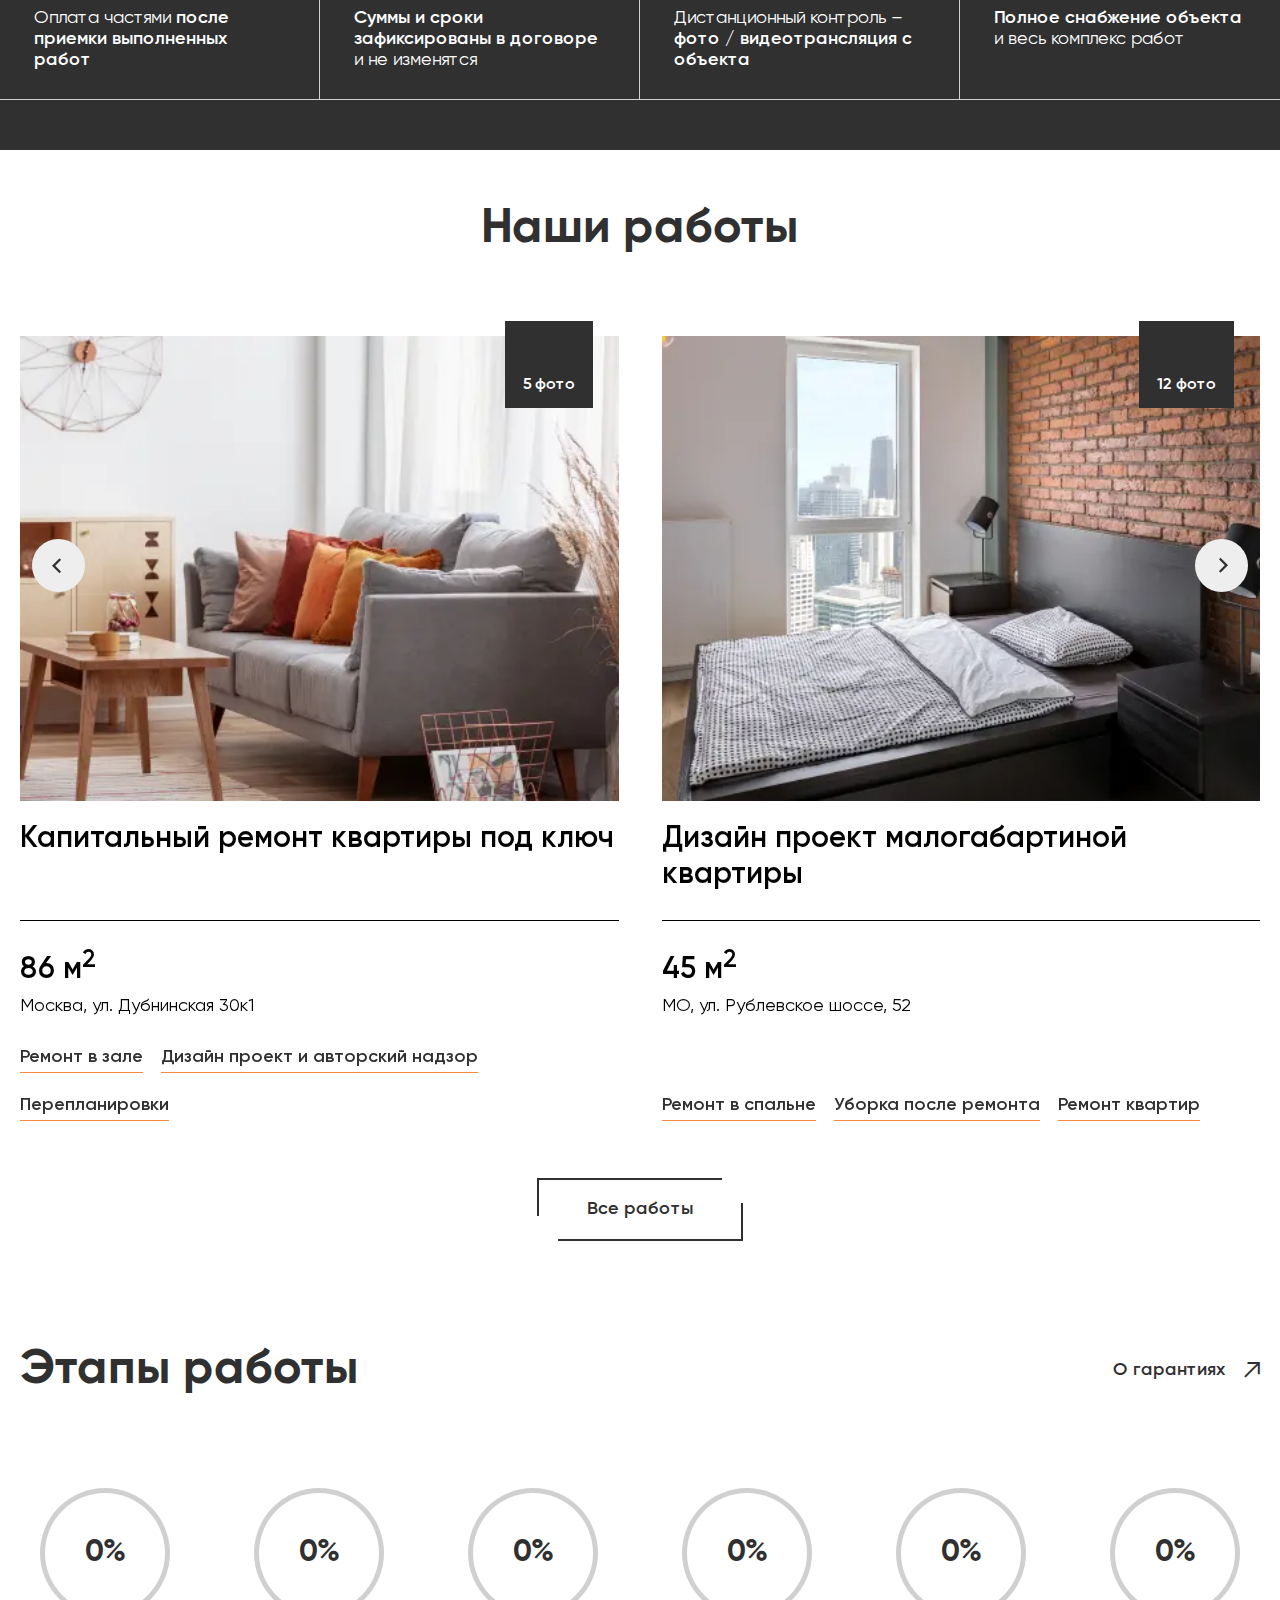
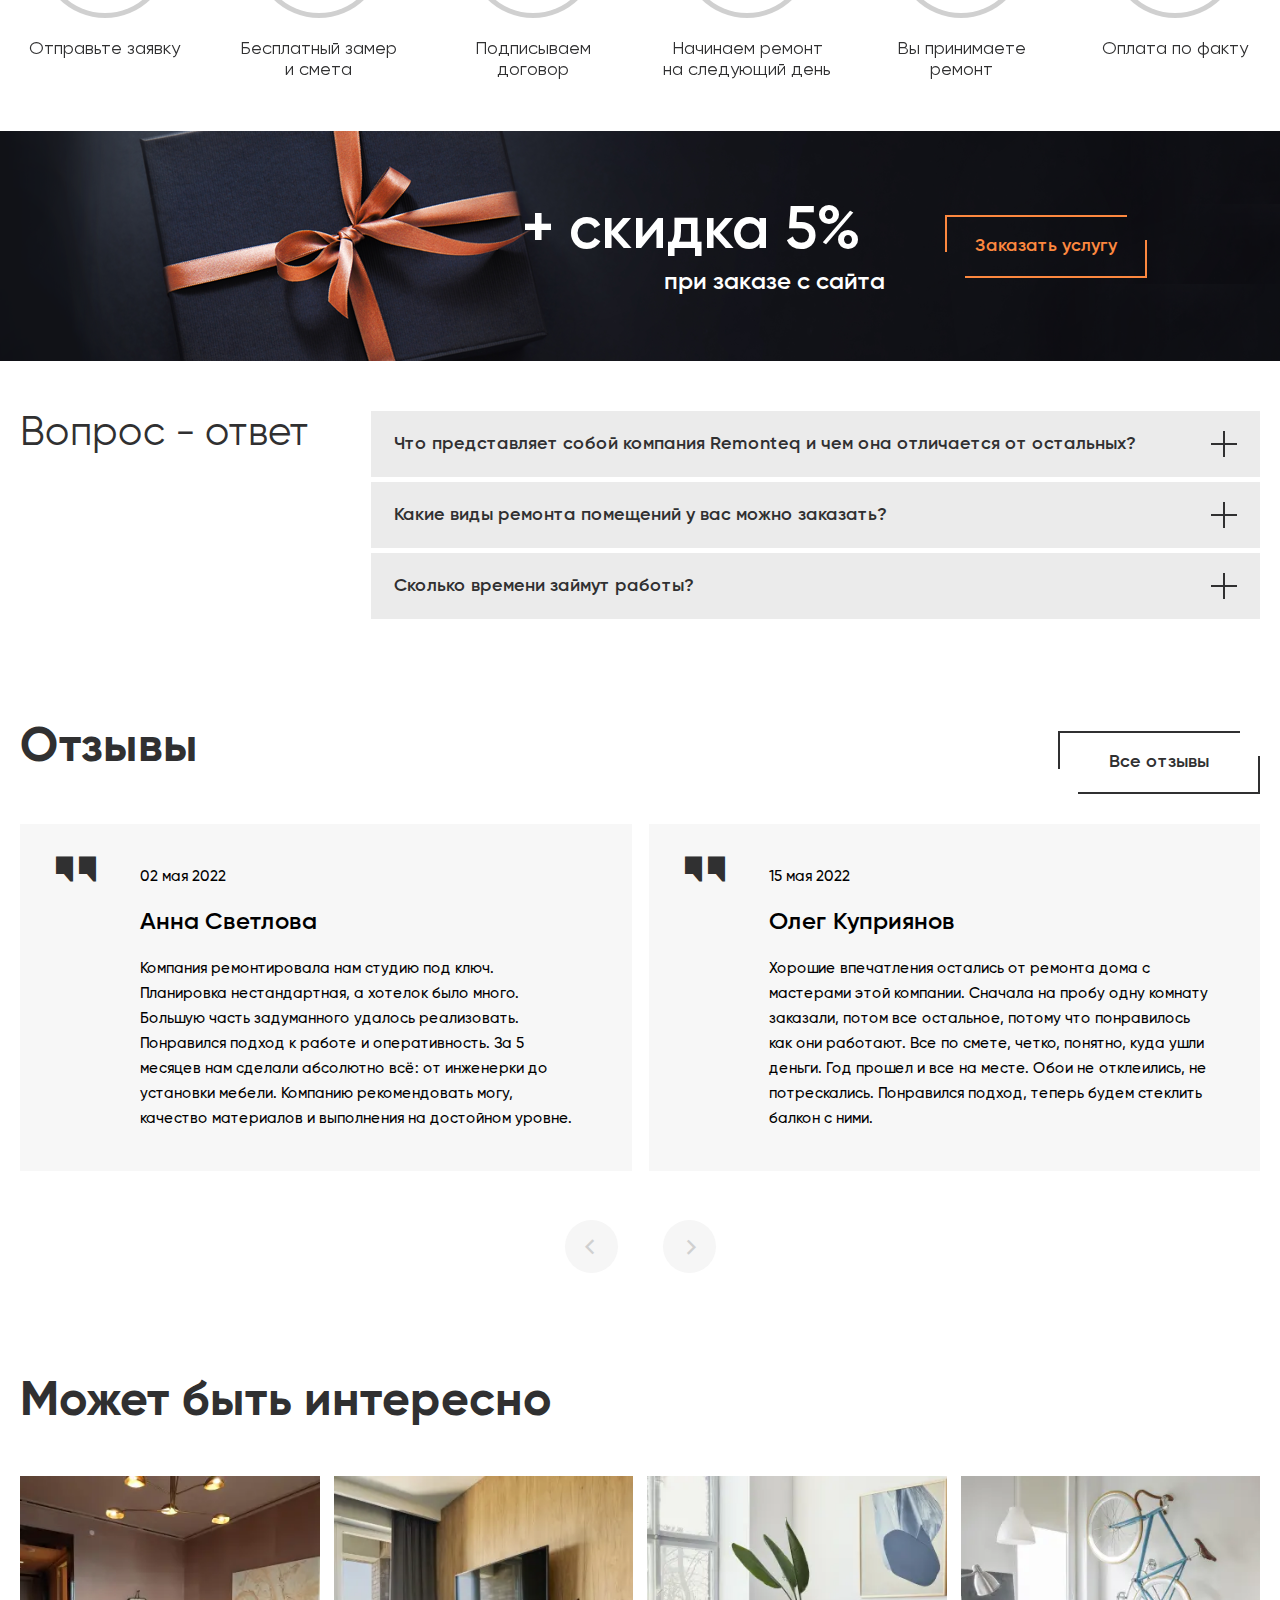
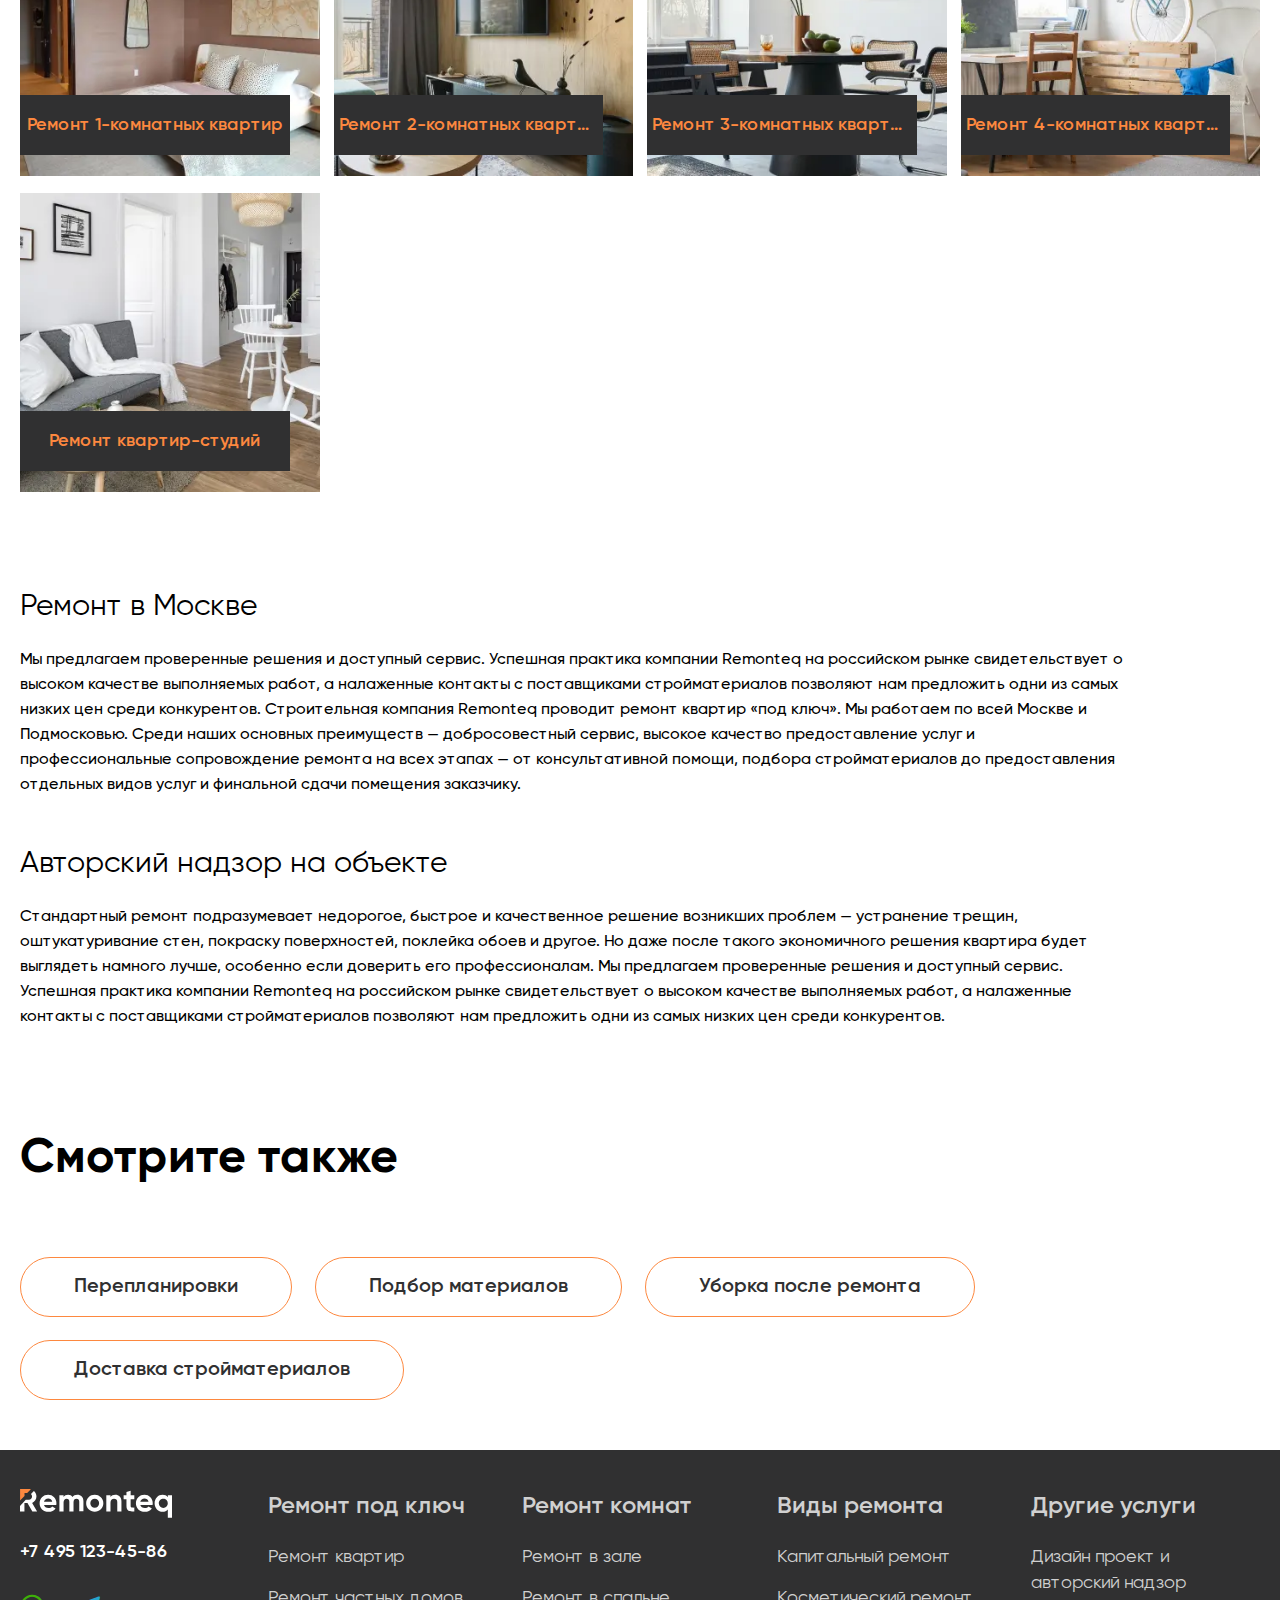
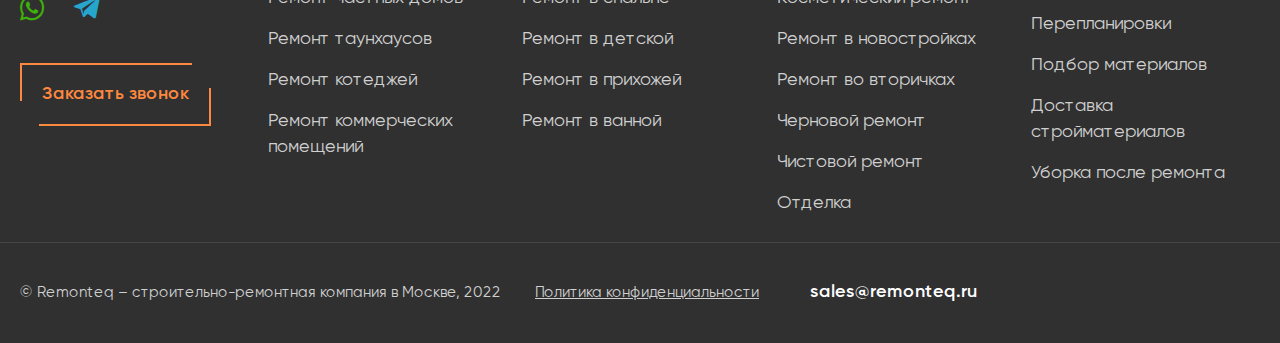
<file: services.html>
<!DOCTYPE html><html lang="ru"><head><meta charset="UTF-8"><meta http-equiv="X-UA-Compatible" content="IE=edge"><meta name="viewport" content="width=device-width,initial-scale=1"><meta name="format-detection" content="telephone=no"><meta name="description" content="Description"><title>Remonteq — Услуга</title><link rel="stylesheet" href="css/style.min.css?_v=20220822170940"><link rel="shortcut icon" href="data:,"></head><body><div class="wrapper"><header class="header"><div class="header__container"><div class="header__row"><button class="header__burger burger" aria-label="Button to open (close) the navigation menu"><span></span><span></span><span></span></button><div class="header__logo"><a href="#" class="logo-ibg"><svg width="240" height="46" viewBox="0 0 240 46" fill="none" xmlns="http://www.w3.org/2000/svg"><path d="M37.8982 25.4195C38.7565 28.6547 41.1994 30.2393 45.0949 30.2393C47.6038 30.2393 49.5185 29.381 50.839 27.6644L56.187 30.7675C53.6781 34.3989 49.9147 36.2476 45.0288 36.2476C40.8033 36.2476 37.37 34.9931 34.795 32.4181C32.22 29.8431 30.9656 26.608 30.9656 22.7125C30.9656 18.8831 32.22 15.6478 34.729 13.0729C37.2379 10.4979 40.4731 9.17742 44.5007 9.17742C48.2641 9.17742 51.3672 10.4979 53.8101 13.0729C56.253 15.6478 57.5075 18.8831 57.5075 22.7125C57.5075 23.5708 57.4415 24.4952 57.2434 25.4195H37.8982ZM37.8321 20.2696H50.905C50.5089 18.5529 49.7826 17.2324 48.5942 16.3741C47.4057 15.5158 46.0852 15.1197 44.5667 15.1197C42.784 15.1197 41.3314 15.5818 40.143 16.5062C38.9545 17.3645 38.1623 18.619 37.8321 20.2696ZM90.4539 9.17742C93.425 9.17742 95.7359 10.1018 97.5185 12.0165C99.3012 13.9312 100.16 16.5061 100.16 19.6753V35.4553H93.557V20.1375C93.557 18.6189 93.1609 17.4305 92.4346 16.5722C91.7083 15.7138 90.652 15.3177 89.2654 15.3177C87.7469 15.3177 86.5584 15.8459 85.7661 16.8363C84.9078 17.8267 84.5116 19.2792 84.5116 21.1279V35.5213H77.9092V20.2035C77.9092 18.685 77.513 17.4965 76.7867 16.6382C76.0605 15.7799 75.0041 15.3837 73.6176 15.3837C72.165 15.3837 70.9766 15.9119 70.1183 16.9023C69.2599 17.8927 68.7978 19.3452 68.7978 21.1939V35.5873H62.1953V9.90368H68.7978V12.6107C70.3163 10.2998 72.6932 9.17742 75.9284 9.17742C79.0976 9.17742 81.4085 10.4319 82.927 12.8748C84.5116 10.3659 87.0866 9.17742 90.4539 9.17742ZM127.626 32.2861C124.985 34.9271 121.75 36.1815 117.986 36.1815C114.223 36.1815 110.988 34.8611 108.347 32.2861C105.706 29.7111 104.451 26.4759 104.451 22.6465C104.451 18.883 105.772 15.6478 108.347 13.0069C110.988 10.3659 114.157 9.11137 117.986 9.11137C121.75 9.11137 124.985 10.4319 127.626 13.0069C130.267 15.6478 131.587 18.817 131.587 22.6465C131.587 26.4759 130.267 29.7111 127.626 32.2861ZM113.034 27.7964C114.355 29.1169 116.005 29.7771 117.986 29.7771C119.967 29.7771 121.618 29.1169 122.938 27.7964C124.259 26.4759 124.919 24.7593 124.919 22.7125C124.919 20.6657 124.259 18.9491 122.938 17.6286C121.618 16.3081 119.967 15.6478 117.986 15.6478C116.005 15.6478 114.355 16.3081 113.034 17.6286C111.714 18.9491 111.054 20.6657 111.054 22.7125C111.054 24.7593 111.714 26.4099 113.034 27.7964ZM150.47 9.17742C153.243 9.17742 155.62 10.1018 157.403 12.0165C159.252 13.8652 160.176 16.5062 160.176 19.8074V35.5213H153.574V20.5997C153.574 18.8831 153.111 17.5625 152.187 16.7042C151.263 15.7799 150.008 15.3177 148.49 15.3177C146.773 15.3177 145.386 15.8459 144.396 16.9023C143.34 17.9587 142.878 19.5433 142.878 21.6561V35.5213H136.275V9.90368H142.878V12.7427C144.462 10.3658 147.037 9.17742 150.47 9.17742ZM180.512 16.242H174.701V26.8721C174.701 27.7304 174.9 28.3906 175.362 28.8528C175.824 29.2489 176.484 29.513 177.342 29.513C178.201 29.5791 179.257 29.5791 180.512 29.513V35.5213C175.956 36.0495 172.787 35.5873 170.872 34.2668C169.023 32.8803 168.099 30.4374 168.099 26.9381V16.3081H163.609V9.90368H168.099V4.75375L174.701 2.77301V9.90368H180.512V16.242ZM189.953 25.4195C190.811 28.6547 193.254 30.2393 197.15 30.2393C199.659 30.2393 201.574 29.381 202.894 27.6644L208.242 30.7675C205.733 34.3989 201.97 36.2476 197.084 36.2476C192.858 36.2476 189.425 34.9931 186.85 32.4181C184.275 29.8431 183.021 26.608 183.021 22.7125C183.021 18.8831 184.275 15.6478 186.784 13.0729C189.293 10.4979 192.528 9.17742 196.556 9.17742C200.319 9.17742 203.422 10.4979 205.865 13.0729C208.308 15.6478 209.563 18.8831 209.563 22.7125C209.563 23.5708 209.497 24.4952 209.298 25.4195H189.953ZM189.887 20.2696H202.96C202.564 18.5529 201.838 17.2324 200.649 16.3741C199.461 15.5158 198.14 15.1197 196.622 15.1197C194.839 15.1197 193.386 15.5818 192.198 16.5062C191.01 17.3645 190.217 18.619 189.887 20.2696ZM233.398 9.90368H240V45.7551H233.398V32.4842C231.417 34.9931 228.71 36.2476 225.078 36.2476C221.645 36.2476 218.674 34.9271 216.231 32.3521C213.788 29.7111 212.534 26.5419 212.534 22.7125C212.534 18.9491 213.788 15.7139 216.231 13.0729C218.674 10.4319 221.645 9.17742 225.078 9.17742C228.644 9.17742 231.417 10.4319 233.398 12.9408V9.90368ZM221.183 27.9284C222.503 29.2489 224.22 29.9752 226.267 29.9752C228.314 29.9752 230.03 29.315 231.351 27.9284C232.671 26.6079 233.331 24.8253 233.331 22.7125C233.331 20.5997 232.671 18.883 231.351 17.4965C230.03 16.176 228.314 15.4498 226.267 15.4498C224.22 15.4498 222.503 16.11 221.183 17.4965C219.862 18.817 219.136 20.5997 219.136 22.7125C219.202 24.8253 219.862 26.5419 221.183 27.9284Z" fill="#303031"/><path d="M4.35762 22.1843L9.0454 17.1004H14.1953C15.5158 17.1004 16.6382 16.5722 17.5626 15.5818C18.4869 14.5254 19.0151 13.337 19.0151 11.8844C19.0151 10.4319 18.5529 9.17742 17.5626 8.18705C17.4965 8.12103 17.4305 8.05497 17.3645 7.98895L21.9202 3.03711C22.1183 3.23518 22.3164 3.36723 22.5144 3.5653C24.8253 5.87617 25.9477 8.64921 25.9477 11.8844C25.9477 14.0632 25.3535 16.11 24.099 18.0247C22.8446 19.8734 21.194 21.326 19.1472 22.2503V22.3163L27.0041 35.6533H19.4773L11.7524 22.3163H6.99861V35.6533H0.132058L0 35.5213V27.0041L4.35762 22.1843Z" fill="#303031"/><path d="M0.13208 18.4209V0H14.3274C15.3178 0 16.2421 0.13205 17.1665 0.330124L11.2902 6.53647H7.13069V10.9601L0.13208 18.4209Z" fill="#FD883F"/></svg></a></div><div class="header__phone phone"><a href="tel:+74951234586" class="icon-phone">+7 495 123-45-86</a></div><div data-da=".nav-header,992,last" class="header__social"><div class="social"><a href="#" target="_blank" class="social__item social__item_whatsapp icon-whatsapp"></a> <a href="#" target="_blank" class="social__item social__item_telegram icon-telegram"></a></div></div><nav class="header__nav nav-header"><ul class="nav-header__list"><li data-list-item class="nav-header__item"><span data-list="#services-list" class="nav-header__link icon-arrow-down">Услуги</span></li><li class="nav-header__item"><a href="#" class="nav-header__link">Цены</a></li><li class="nav-header__item"><a href="#" class="nav-header__link">Портфолио</a></li><li data-spollers="992,max" class="nav-header__item nav-header__item_dropdown"><a href="#" class="nav-header__link nav-header__link_dropdown">О нас</a> <span data-spoller class="nav-header__dropdown-arrow icon-arrow-down"></span><div class="nav-header__dropdown"><ul class="dropdown-menu-list"><li class="dropdown-menu-list__item"><a href="#" class="dropdown-menu-list__link">Наша команда</a></li><li class="dropdown-menu-list__item"><a href="#" class="dropdown-menu-list__link">Награды и сертификаты</a></li><li class="dropdown-menu-list__item"><a href="#" class="dropdown-menu-list__link">СРО</a></li><li class="dropdown-menu-list__item"><a href="#" class="dropdown-menu-list__link">Отзывы клиентов</a></li><li class="dropdown-menu-list__item"><a href="#" class="dropdown-menu-list__link">Вакансии</a></li><li class="dropdown-menu-list__item"><a href="#" class="dropdown-menu-list__link">Активные стройки</a></li><li class="dropdown-menu-list__item"><a href="#" class="dropdown-menu-list__link">Дом в кредит</a></li></ul></div></li><li class="nav-header__item"><a href="#" class="nav-header__link">Контакты</a></li></ul><div class="nav-header__phone"><a href="tel:+74951234586">+7 495 123-45-86</a></div></nav><div class="header__search"><button data-popup-show="#search-popup" class="icon-search"></button></div><button data-popup-show="#order-popup" data-da=".nav-header,767,2" class="header__button button"><span>Вызов замерщика</span></button></div></div><div data-da=".nav-header,992,0" class="header-sublists"><div data-sublist id="services-list" class="sub-list"><div class="sub-list__container"><ul data-spollers="992,max" class="sub-list__list"><li class="sub-list__item"><span data-spoller class="sub-list__link icon-arrow-down">Ремонт под ключ</span><ul class="sub-list__sublist sublist-list"><li class="sublist-list__item"><a href="#" class="sublist-list__link">Ремонт квартир</a></li><li class="sublist-list__item"><a href="#" class="sublist-list__link">Ремонт частных домов</a></li><li class="sublist-list__item"><a href="#" class="sublist-list__link">Ремонт таунхаусов</a></li><li class="sublist-list__item"><a href="#" class="sublist-list__link">Ремонт котеджей</a></li><li class="sublist-list__item"><a href="#" class="sublist-list__link">Ремонт коммерческих помещений</a></li></ul></li><li class="sub-list__item"><span data-spoller class="sub-list__link icon-arrow-down">Ремонт комнат</span><ul class="sub-list__sublist sublist-list"><li class="sublist-list__item"><a href="#" class="sublist-list__link">Ремонт в зале</a></li><li class="sublist-list__item"><a href="#" class="sublist-list__link">Ремонт в спальне</a></li><li class="sublist-list__item"><a href="#" class="sublist-list__link">Ремонт в детской</a></li><li class="sublist-list__item"><a href="#" class="sublist-list__link">Ремонт в прихожей</a></li><li class="sublist-list__item"><a href="#" class="sublist-list__link">Ремонт в ванной</a></li></ul></li><li class="sub-list__item"><span data-spoller class="sub-list__link icon-arrow-down">Стили ремонта</span><ul class="sub-list__sublist sublist-list"><li class="sublist-list__item"><a href="#" class="sublist-list__link">Ремонт в стиле лофт</a></li><li class="sublist-list__item"><a href="#" class="sublist-list__link">Ремонт в стиле модерн</a></li><li class="sublist-list__item"><a href="#" class="sublist-list__link">Ремонт в стиле арт-деко</a></li><li class="sublist-list__item"><a href="#" class="sublist-list__link">Ремонт в стиле минимализм</a></li><li class="sublist-list__item"><a href="#" class="sublist-list__link">Ремонт в стиле хай-тек</a></li><li class="sublist-list__item"><a href="#" class="sublist-list__link">Ремонт стандартном в стиле</a></li><li class="sublist-list__item"><a href="#" class="sublist-list__link">Ремонт в стиле поп-арт</a></li></ul></li><li class="sub-list__item"><span data-spoller class="sub-list__link icon-arrow-down">Виды ремонта</span><ul class="sub-list__sublist sublist-list"><li class="sublist-list__item"><a href="#" class="sublist-list__link">Капитальный ремонт</a></li><li class="sublist-list__item"><a href="#" class="sublist-list__link">Косметический ремонт</a></li><li class="sublist-list__item"><a href="#" class="sublist-list__link">Ремонт в новостройках</a></li><li class="sublist-list__item"><a href="#" class="sublist-list__link">Ремонт во вторичках</a></li><li class="sublist-list__item"><a href="#" class="sublist-list__link">Черновой ремонт</a></li><li class="sublist-list__item"><a href="#" class="sublist-list__link">Чистовой ремонт</a></li><li class="sublist-list__item"><a href="#" class="sublist-list__link">Отделка</a></li></ul></li><li class="sub-list__item"><span data-spoller class="sub-list__link icon-arrow-down">Другие услуги</span><ul class="sub-list__sublist sublist-list"><li class="sublist-list__item"><a href="#" class="sublist-list__link">Дизайн проект и авторский надзор</a></li><li class="sublist-list__item"><a href="#" class="sublist-list__link">Перепланировки</a></li><li class="sublist-list__item"><a href="#" class="sublist-list__link">Подбор материалов</a></li><li class="sublist-list__item"><a href="#" class="sublist-list__link">Доставка стройматериалов</a></li><li class="sublist-list__item"><a href="#" class="sublist-list__link">Уборка после ремонта</a></li></ul></li></ul></div></div></div></header><div data-da=".nav-header,992,last" data-popup id="search-popup" class="search-popup"><button class="popup-close"></button><form action="#" class="search-popup__form form-search-popup" id="form-search-popup"><input type="text" name="form-search-popup-search" id="form-search-popup-search" class="form-search-popup__input" placeholder="Например, капитальный ремонт"> <button type="submit" class="form-search-popup__button icon-search"></button></form></div><div data-popup id="order-popup" class="call-popup"><button class="popup-close"></button><div class="services-order-line-section services-order-line-section_popup"><div class="services-order-line-section__image-ibg"><picture><source srcset="img/images/services/order-line/2.jpg" media="(max-width: 767px)"><source srcset="img/images/services/order-line/1.jpg" media="(max-width: 992px)"><img src="img/images/pop-up/call/6afcf1fac6bd2ecf8bf77ca1c4f3e5d3.png" alt="Services page order line section image" width="1920" height="230"></picture></div><div class="services-order-line-section__container"><div class="services-order-line-section__text text-services-order-line"><div class="text-services-order-line__text">+ скидка 5%</div><div class="text-services-order-line__label">при заказе с сайта</div></div></div></div><div class="call-popup__form"><form action="#" class="form-call-popup" id="form-order-popup"><div class="form-call-popup__title title"><span class="title__over">бесплатно</span> Вызов <span class="title__under">замерщика</span></div><div class="form-call-popup__inputs form-inputs"><div class="form-call-popup__input form-input"><input type="text" name="form-order-popup-name" id="form-order-popup-name" placeholder="Ваше имя"></div><div class="form-call-popup__input form-input"><input type="tel" name="form-order-popup-phone" id="form-order-popup-phone" placeholder="Телефон"></div></div><div class="form-call-popup__image-ibg form-captcha"><picture><source srcset="img/images/ui/aa81d37cd21ba1c1e946df044bc96f6f.webp" type="image/webp"><img src="img/images/ui/aa81d37cd21ba1c1e946df044bc96f6f.png" alt="reCaptcha" width="331" height="81"></picture></div><button type="submit" class="form-call-popup__button button"><span>Вызвать замерщика</span></button><div class="form-call-popup__policy policy">Нажимая кнопку “Вызвать замерщика”,<br>я соглашаюсь с <a href="#" target="_blank" class="policy__link icon-arrow-more"><span>политикой персональных данных</span></a></div></form></div></div><main class="main"><div class="main__bread-crumb bread-crumb"><div class="bread-crumb__container"><div class="bread-crumb__row"><a href="#" class="bread-crumb__previous">Главная</a> <span class="bread-crumb__current">Ремонт квартир</span></div></div></div><section class="main__services-banner-section services-banner-section"><h1 class="services-banner-section__title orange-title">Ремонт четырех&shy;комнатных квартир</h1><div class="services-banner-section__order order-services-banner"><div class="order-services-banner__header"><a href="#" class="order-services-banner__button button"><span>Заказать услугу</span></a><div class="order-services-banner__price"><span>цена за 1 м</span> <span>от 2 400 ₽</span></div></div><ul class="services-banner-section__list list-services-banner"><li class="list-services-banner__item"><div class="list-services-banner__image-ibg"><img src="img/icons/services/banner/1.svg" alt="Services page banner section list item icon" width="77" height="77"></div><div class="list-services-banner__label">Бесплатный выезд дизайнера</div></li><li class="list-services-banner__item"><div class="list-services-banner__image-ibg"><img src="img/icons/services/banner/2.svg" alt="Services page banner section list item icon" width="76" height="61"></div><div class="list-services-banner__label">Бесплатный замер</div></li><li class="list-services-banner__item"><div class="list-services-banner__image-ibg"><img src="img/icons/services/banner/3.svg" alt="Services page banner section list item icon" width="73" height="77"></div><div class="list-services-banner__label">Суммы и сроки зафиксированы</div></li></ul></div><div class="services-banner-section__image-ibg"><picture><source srcset="img/images/services/banner/1.webp" type="image/webp"><img src="img/images/services/banner/1.jpg" alt="Services page banner section image" width="960" height="600"></picture><div class="services-banner-section__image-text image-text-services-banner"><span class="image-text-services-banner__count">125</span> <span class="image-text-services-banner__label">готовых<br>объектов</span></div></div></section><section class="main__services-about-section services-about-section"><div class="services-about-section__container"><div class="services-about-section__left"><div class="services-about-section__title">Несколько слов об услуге</div><a data-da=".services-about-section__container,992,last" href="#" class="services-about-section__link button_dark"><span>О компании</span></a></div><div class="services-about-section__texts"><p>Мы предлагаем проверенные решения и доступный сервис. Успешная практика компании Remonteq на российском рынке свидетельствует о высоком качестве выполняемых работ, а налаженные контакты с поставщиками стройматериалов позволяют нам предложить одни из самых низких цен среди конкурентов. Строительная компания Remonteq проводит ремонт квартир «под ключ». Мы работаем по всей Москве и Подмосковью. Среди наших основных преимуществ — добросовестный сервис, высокое качество предоставление услуг и профессиональные сопровождение ремонта на всех этапах — от консультативной помощи, подбора стройматериалов до предоставления отдельных видов услуг и финальной сдачи помещения заказчику.</p><div class="services-about-section__hidden"><p>Стандартный ремонт подразумевает недорогое, быстрое и качественное решение возникших проблем — устранение трещин, оштукатуривание стен, покраску поверхностей, поклейка обоев и другое. Но даже после такого экономичного решения квартира будет выглядеть намного лучше, особенно если доверить его профессионалам. Мы предлагаем проверенные решения и доступный сервис. Успешная практика компании Remonteq на российском рынке свидетельствует о высоком качестве выполняемых работ, а налаженные контакты с поставщиками стройматериалов позволяют нам предложить одни из самых низких цен среди конкурентов.</p></div><button class="services-about-section__button icon-arrow-down">Развернуть</button></div></div></section><div class="main__other-info other-info"><div class="other-info__row"><div class="other-info__item">Оплата частями <span>после приемки выполненных работ</span></div><div class="other-info__item"><span>Суммы и сроки зафиксированы в договоре</span> и не изменятся</div><div class="other-info__item">Дистанционный контроль – <span>фото</span> / <span>видеотрансляция с объекта</span></div><div class="other-info__item"><span>Полное снабжение объекта</span> и весь комплекс работ</div></div></div><section class="main__portfolio-section portfolio-section portfolio-section_small"><div class="portfolio-section__container"><div class="portfolio-section__header"><div class="portfolio-section__title small-title">Наши работы</div><a data-da=".portfolio-section__container_slider,1300,last" href="#" class="portfolio-section__link button_dark"><span>Все работы</span></a></div></div><div class="portfolio-section__slider"><div class="portfolio-section__container portfolio-section__container_slider"><div class="slider-portfolio-section swiper"><div class="slider-portfolio-section__wrapper swiper-wrapper"><div class="slider-portfolio-section__slide swiper-slide"><a href="#" class="slider-portfolio-section__image-ibg"><picture><source srcset="img/images/home/portfolio/1.webp" type="image/webp"><img src="img/images/home/portfolio/1.jpg" alt="Portfolio section slider image" width="450" height="350"></picture><div class="slider-portfolio-section__image-count">5 фото</div></a><a href="#" class="slider-portfolio-section__title services-card-title">Капитальный ремонт квартиры под ключ</a><div class="slider-portfolio-section__area services-card-title">86 м<sup>2</sup></div><div class="slider-portfolio-section__address">Москва, ул. Дубнинская 30к1</div><div class="slider-portfolio-section__tags tags-slider-portfolio-section"><a href="#" class="tags-slider-portfolio-section__item">Ремонт в зале</a> <a href="#" class="tags-slider-portfolio-section__item">Дизайн проект и авторский надзор</a> <a href="#" class="tags-slider-portfolio-section__item">Перепланировки</a></div></div><div class="slider-portfolio-section__slide swiper-slide"><a href="#" class="slider-portfolio-section__image-ibg"><picture><source srcset="img/images/home/portfolio/2.webp" type="image/webp"><img src="img/images/home/portfolio/2.jpg" alt="Portfolio section slider image" width="450" height="350"></picture><div class="slider-portfolio-section__image-count">12 фото</div></a><a href="#" class="slider-portfolio-section__title services-card-title">Дизайн проект малогабартиной квартиры</a><div class="slider-portfolio-section__area services-card-title">45 м<sup>2</sup></div><div class="slider-portfolio-section__address">МО, ул. Рублевское шоссе, 52</div><div class="slider-portfolio-section__tags tags-slider-portfolio-section"><a href="#" class="tags-slider-portfolio-section__item">Ремонт в спальне</a> <a href="#" class="tags-slider-portfolio-section__item">Уборка после ремонта</a> <a href="#" class="tags-slider-portfolio-section__item">Ремонт квартир</a></div></div><div class="slider-portfolio-section__slide swiper-slide"><a href="#" class="slider-portfolio-section__image-ibg"><picture><source srcset="img/images/home/portfolio/3.webp" type="image/webp"><img src="img/images/home/portfolio/3.jpg" alt="Portfolio section slider image" width="450" height="350"></picture><div class="slider-portfolio-section__image-count">3 фото</div></a><a href="#" class="slider-portfolio-section__title services-card-title">Реконструкция нежилого помещения под новую функцию</a><div class="slider-portfolio-section__area services-card-title">210 м<sup>2</sup></div><div class="slider-portfolio-section__address">ЖК Царская площадь, пр. Ленинградский, 31</div><div class="slider-portfolio-section__tags tags-slider-portfolio-section"><a href="#" class="tags-slider-portfolio-section__item">Отделка</a> <a href="#" class="tags-slider-portfolio-section__item">Ремонт в стиле лофт</a> <a href="#" class="tags-slider-portfolio-section__item">Подбор материалов</a></div></div></div></div><div class="portfolio-section__arrows arrows-slider-portfolio-section"><div class="arrows-slider-portfolio-section__prev icon-arrow-down"></div><div class="arrows-slider-portfolio-section__next icon-arrow-down"></div></div></div></div></section><section class="main__process-section process-section process-section_small"><div class="process-section__container"><div class="process-section__header"><div class="process-section__title small-title">Этапы работы</div><a href="#" class="process-section__link icon-arrow-more">О гарантиях</a></div><div class="process-section__slider slider-process-section swiper"><div class="slider-process-section__wrapper swiper-wrapper"><div class="slider-process-section__slide swiper-slide"><div data-graphic-value="10" class="slider-process-section__count"><span>0%</span></div><a href="#" class="slider-process-section__label">Отправьте заявку</a></div><div class="slider-process-section__slide swiper-slide"><div data-graphic-value="20" class="slider-process-section__count"><span>0%</span></div><a href="#" class="slider-process-section__label">Бесплатный замер и смета</a></div><div class="slider-process-section__slide swiper-slide"><div data-graphic-value="30" class="slider-process-section__count"><span>0%</span></div><a href="#" class="slider-process-section__label">Подписываем договор</a></div><div class="slider-process-section__slide swiper-slide"><div data-graphic-value="50" class="slider-process-section__count"><span>0%</span></div><a href="#" class="slider-process-section__label">Начинаем ремонт на следующий день</a></div><div class="slider-process-section__slide swiper-slide"><div data-graphic-value="95" class="slider-process-section__count"><span>0%</span></div><a href="#" class="slider-process-section__label">Вы принимаете ремонт</a></div><div class="slider-process-section__slide swiper-slide"><div data-graphic-value="100" class="slider-process-section__count"><span>0%</span></div><a href="#" class="slider-process-section__label">Оплата по факту</a></div></div><div class="slider-process-section__arrows arrows-slider-process-section"><div class="arrows-slider-process-section__prev icon-arrow-down"></div><div class="arrows-slider-process-section__next icon-arrow-down"></div></div></div></div></section><div class="services-order-line-section"><div class="services-order-line-section__image-ibg"><picture><source srcset="img/images/services/order-line/2.jpg" media="(max-width: 767px)"><source srcset="img/images/services/order-line/1.jpg" media="(max-width: 992px)"><img src="img/images/pop-up/call/6afcf1fac6bd2ecf8bf77ca1c4f3e5d3.png" alt="Services page order line section image" width="1920" height="230"></picture></div><div class="services-order-line-section__container"><div class="services-order-line-section__text text-services-order-line"><div class="text-services-order-line__text">+ скидка 5%</div><div class="text-services-order-line__label">при заказе с сайта</div></div><a href="#" class="services-order-line-section__button button"><span>Заказать услугу</span></a></div></div><section class="main__services-questions-section services-questions-section"><div class="services-questions-section__container"><div class="services-questions-section__title">Вопрос - ответ</div><div data-spollers data-one-spoller class="services-questions-section__spoller spoller-services-questions"><div class="spoller-services-questions__item"><button data-spoller class="spoller-services-questions__title">Что представляет собой компания Remonteq и чем она отличается от остальных?<span></span></button><div class="spoller-services-questions__text">Lorem ipsum dolor sit amet, consectetur adipisicing elit. Illo iure quod totam sed ducimus soluta sit. Minus itaque delectus sequi nam voluptates assumenda, quaerat debitis velit? Dolorum excepturi sed aperiam!</div></div><div class="spoller-services-questions__item"><button data-spoller class="spoller-services-questions__title">Какие виды ремонта помещений у вас можно заказать?<span></span></button><div class="spoller-services-questions__text">У нас можно заказать капитальный и косметический ремонт как жилых, так и офисных помещений. Возможна отделка одной комнаты — например, кухни или санузла, — или всей квартиры — от прихожей до балкона. Ремонтируем и в новостройках, и в старых домах, где требуется учитывать возраст конструкций и коммуникаций. Чтобы получить консультацию и узнать ориентировочную стоимость ремонта, вы можете отправить свою заявку через сайт. В течение 10 минут наш инженер свяжется с вами, уточнит пожелания, площадь помещений и количество комнат и назовет примерную стоимость услуг. Если она вас устроит, то в удобное вам время наш замерщик бесплатно приедет на объект. На месте специалист рассчитает точную стоимость работ, составит смету. И вы сможете заключить договор, а наши специалисты — приступить к работе в назначенный день.</div></div><div class="spoller-services-questions__item"><button data-spoller class="spoller-services-questions__title">Сколько времени займут работы?<span></span></button><div class="spoller-services-questions__text">Lorem, ipsum dolor sit amet consectetur adipisicing elit. Voluptas ad cum asperiores fugiat nam aut perferendis tempora ex ducimus dolore. Necessitatibus ducimus, ab nisi cupiditate illo earum cumque laudantium eaque dolorum eligendi animi impedit consequatur aut provident, quaerat unde consectetur alias voluptas sunt. Deserunt, omnis, placeat velit fugiat fugit repellat dolor praesentium esse vel sed error odio corporis doloremque quidem ab optio quod at maiores natus soluta ipsum dolorem suscipit. Atque eum nihil cumque harum quam perferendis blanditiis fugiat, voluptas modi! Odio, impedit expedita explicabo atque labore natus quos ducimus officia recusandae reiciendis dolor laudantium quis. Eligendi sapiente eveniet quos.</div></div></div></div></section><section class="main__services-feedback-section services-feedback-section"><div class="services-feedback-section__container"><div class="services-feedback-section__header"><div class="services-feedback-section__title small-title">Отзывы</div><a data-da=".services-feedback-section__slider,992,last" href="#" class="services-feedback-section__link button_dark"><span>Все отзывы</span></a></div></div><div class="services-feedback-section__slider"><div class="services-feedback-section__container services-feedback-section__container_slider"><div class="slider-services-feedback swiper"><div class="slider-services-feedback__wrapper swiper-wrapper"><div class="slider-services-feedback__slide swiper-slide icon-quotes feedback-card"><div class="slider-services-feedback__date feedback-card__date">02 мая 2022</div><div class="slider-services-feedback__author feedback-card__author">Анна Светлова</div><p class="slider-services-feedback__text feedback-card__text">Компания ремонтировала нам студию под ключ. Планировка нестандартная, а хотелок было много. Большую часть задуманного удалось реализовать. Понравился подход к работе и оперативность. За 5 месяцев нам сделали абсолютно всё: от инженерки до установки мебели. Компанию рекомендовать могу, качество материалов и выполнения на достойном уровне.</p></div><div class="slider-services-feedback__slide swiper-slide icon-quotes feedback-card"><div class="slider-services-feedback__date feedback-card__date">15 мая 2022</div><div class="slider-services-feedback__author feedback-card__author">Олег Куприянов</div><p class="slider-services-feedback__text feedback-card__text">Хорошие впечатления остались от ремонта дома с мастерами этой компании. Сначала на пробу одну комнату заказали, потом все остальное, потому что понравилось как они работают. Все по смете, четко, понятно, куда ушли деньги. Год прошел и все на месте. Обои не отклеились, не потрескались. Понравился подход, теперь будем стеклить балкон с ними.</p></div></div></div><div class="services-feedback-section__arrows arrows-slider-services-feedback"><div class="arrows-slider-services-feedback__prev icon-arrow-down"></div><div class="arrows-slider-services-feedback__next icon-arrow-down"></div></div></div></div></section><section class="main__services-interested-section services-interested-section"><div class="services-interested-section__container"><div class="services-interested-section__title small-title">Может быть интересно</div><div class="services-interested-section__images"><a href="#" class="services-interested-section__image-ibg"><picture><source srcset="img/images/services/interested/1.webp" type="image/webp"><img src="img/images/services/interested/1.jpg" alt="Services page interested section image" width="350" height="350"></picture><div class="services-interested-section__image-text">Ремонт 1-комнатных квартир</div></a><a href="#" class="services-interested-section__image-ibg"><picture><source srcset="img/images/services/interested/2.webp" type="image/webp"><img src="img/images/services/interested/2.jpg" alt="Services page interested section image" width="350" height="350"></picture><div class="services-interested-section__image-text">Ремонт 2-комнатных квартир</div></a><a href="#" class="services-interested-section__image-ibg"><picture><source srcset="img/images/services/interested/3.webp" type="image/webp"><img src="img/images/services/interested/3.jpg" alt="Services page interested section image" width="350" height="350"></picture><div class="services-interested-section__image-text">Ремонт 3-комнатных квартир</div></a><a href="#" class="services-interested-section__image-ibg"><picture><source srcset="img/images/services/interested/4.webp" type="image/webp"><img src="img/images/services/interested/4.jpg" alt="Services page interested section image" width="350" height="350"></picture><div class="services-interested-section__image-text">Ремонт 4-комнатных квартир</div></a><a href="#" class="services-interested-section__image-ibg"><picture><source srcset="img/images/services/interested/5.webp" type="image/webp"><img src="img/images/services/interested/5.jpg" alt="Services page interested section image" width="350" height="350"></picture><div class="services-interested-section__image-text">Ремонт квартир-студий</div></a></div></div></section><div class="main__text-section text-section"><div class="text-section__container"><div class="text-section__item"><h2 class="text-section__title">Ремонт в Москве</h2><p>Мы предлагаем проверенные решения и доступный сервис. Успешная практика компании Remonteq на российском рынке свидетельствует о высоком качестве выполняемых работ, а налаженные контакты с поставщиками стройматериалов позволяют нам предложить одни из самых низких цен среди конкурентов. Строительная компания Remonteq проводит ремонт квартир «под ключ». Мы работаем по всей Москве и Подмосковью. Среди наших основных преимуществ — добросовестный сервис, высокое качество предоставление услуг и профессиональные сопровождение ремонта на всех этапах — от консультативной помощи, подбора стройматериалов до предоставления отдельных видов услуг и финальной сдачи помещения заказчику.</p></div><div class="text-section__item"><h2 class="text-section__title">Авторский надзор на объекте</h2><p>Стандартный ремонт подразумевает недорогое, быстрое и качественное решение возникших проблем — устранение трещин, оштукатуривание стен, покраску поверхностей, поклейка обоев и другое. Но даже после такого экономичного решения квартира будет выглядеть намного лучше, особенно если доверить его профессионалам. Мы предлагаем проверенные решения и доступный сервис. Успешная практика компании Remonteq на российском рынке свидетельствует о высоком качестве выполняемых работ, а налаженные контакты с поставщиками стройматериалов позволяют нам предложить одни из самых низких цен среди конкурентов.</p></div></div></div><div class="main__see-also see-also"><div class="see-also__container"><div class="see-also__title">Смотрите также</div><div class="see-also__row"><a href="#" class="see-also__item">Перепланировки</a> <a href="#" class="see-also__item">Подбор материалов</a> <a href="#" class="see-also__item">Уборка после ремонта</a> <a href="#" class="see-also__item">Доставка стройматериалов</a></div></div></div><div data-popup id="form-submit-popup" class="form-submit-popup"><div class="form-submit-popup__content">Спасибо!<br>Ваша заявка отправлена. Скоро мы с Вами свяжемся.</div></div></main><footer class="footer"><div class="footer__top"><div class="footer__container"><div class="footer__row"><div class="footer__info"><div class="footer__logo logo-footer"><div class="logo-footer__image-ibg"><img src="img/logo.svg" alt="Logo" width="152" height="29"></div></div><div class="footer__phone phone_white"><a href="tel:+74951234586">+7 495 123-45-86</a></div><div class="footer__social"><div class="social"><a href="#" target="_blank" class="social__item social__item_whatsapp icon-whatsapp"></a> <a href="#" target="_blank" class="social__item social__item_telegram icon-telegram"></a></div></div><div class="footer__button"><button data-popup-show="#call-popup" class="button"><span>Заказать звонок</span></button></div></div><nav class="footer__nav nav-footer"><ul class="nav-footer__list"><li class="nav-footer__item"><span class="nav-footer__link">Ремонт под ключ</span><ul class="nav-footer__sublist footer-sublist"><li class="footer-sublist__item"><a href="#" class="footer-sublist__link">Ремонт квартир</a></li><li class="footer-sublist__item"><a href="#" class="footer-sublist__link">Ремонт частных домов</a></li><li class="footer-sublist__item"><a href="#" class="footer-sublist__link">Ремонт таунхаусов</a></li><li class="footer-sublist__item"><a href="#" class="footer-sublist__link">Ремонт котеджей</a></li><li class="footer-sublist__item"><a href="#" class="footer-sublist__link">Ремонт коммерческих помещений</a></li></ul></li><li class="nav-footer__item"><span class="nav-footer__link">Ремонт комнат</span><ul class="nav-footer__sublist footer-sublist"><li class="footer-sublist__item"><a href="#" class="footer-sublist__link">Ремонт в зале</a></li><li class="footer-sublist__item"><a href="#" class="footer-sublist__link">Ремонт в спальне</a></li><li class="footer-sublist__item"><a href="#" class="footer-sublist__link">Ремонт в детской</a></li><li class="footer-sublist__item"><a href="#" class="footer-sublist__link">Ремонт в прихожей</a></li><li class="footer-sublist__item"><a href="#" class="footer-sublist__link">Ремонт в ванной</a></li></ul></li><li class="nav-footer__item"><span class="nav-footer__link">Виды ремонта</span><ul class="nav-footer__sublist footer-sublist"><li class="footer-sublist__item"><a href="#" class="footer-sublist__link">Капитальный ремонт</a></li><li class="footer-sublist__item"><a href="#" class="footer-sublist__link">Косметический ремонт</a></li><li class="footer-sublist__item"><a href="#" class="footer-sublist__link">Ремонт в новостройках</a></li><li class="footer-sublist__item"><a href="#" class="footer-sublist__link">Ремонт во вторичках</a></li><li class="footer-sublist__item"><a href="#" class="footer-sublist__link">Черновой ремонт</a></li><li class="footer-sublist__item"><a href="#" class="footer-sublist__link">Чистовой ремонт</a></li><li class="footer-sublist__item"><a href="#" class="footer-sublist__link">Отделка</a></li></ul></li><li class="nav-footer__item"><span class="nav-footer__link">Другие услуги</span><ul class="nav-footer__sublist footer-sublist"><li class="footer-sublist__item"><a href="#" class="footer-sublist__link">Дизайн проект и авторский надзор</a></li><li class="footer-sublist__item"><a href="#" class="footer-sublist__link">Перепланировки</a></li><li class="footer-sublist__item"><a href="#" class="footer-sublist__link">Подбор материалов</a></li><li class="footer-sublist__item"><a href="#" class="footer-sublist__link">Доставка стройматериалов</a></li><li class="footer-sublist__item"><a href="#" class="footer-sublist__link">Уборка после ремонта</a></li></ul></li></ul></nav></div></div></div><div class="footer__bottom"><div class="footer__container"><div class="footer__row"><div class="footer__copy">© Remonteq – строительно-ремонтная компания в Москве, 2022</div><a href="#" class="footer__policy">Политика конфиденциальности</a> <a href="mailto:sales@remonteq.ru" class="footer__mail">sales@remonteq.ru</a></div></div></div></footer><div data-popup id="call-popup" class="call-popup"><button class="popup-close"></button><div class="call-popup__form"><form action="#" class="form-call-popup" id="form-call-popup"><div class="form-call-popup__title title"><span class="title__over">бесплатно</span> Звонок <span class="title__under">заказать</span></div><div class="form-call-popup__inputs form-inputs"><div class="form-call-popup__input form-input"><input type="text" name="form-call-popup-name" id="form-call-popup-name" placeholder="Ваше имя"></div><div class="form-call-popup__input form-input"><input type="tel" name="form-call-popup-phone" id="form-call-popup-phone" placeholder="Телефон"></div></div><div class="form-call-popup__image-ibg form-captcha"><picture><source srcset="img/images/ui/aa81d37cd21ba1c1e946df044bc96f6f.webp" type="image/webp"><img src="img/images/ui/aa81d37cd21ba1c1e946df044bc96f6f.png" alt="reCaptcha" width="331" height="81"></picture></div><button type="submit" class="form-call-popup__button button"><span>Заказать звонок</span></button><div class="form-call-popup__policy policy">Нажимая кнопку “Вызвать замерщика”,<br>я соглашаюсь с <a href="#" target="_blank" class="policy__link icon-arrow-more"><span>политикой персональных данных</span></a></div></form></div></div></div><script src="js/script.min.js?_v=20220822170940"></script></body></html>
</file>
<file: css/style.min.css>
@-webkit-keyframes decor-circle-rotate{to{-webkit-transform:rotate(360deg);transform:rotate(360deg)}}@keyframes decor-circle-rotate{to{-webkit-transform:rotate(360deg);transform:rotate(360deg)}}@-webkit-keyframes show-banner{to{opacity:1}}@keyframes show-banner{to{opacity:1}}@-webkit-keyframes banner-text-width{to{width:100%}}@keyframes banner-text-width{to{width:100%}}@font-face{font-family:"Gilroy";src:url(../font/Gilroy-Bold.woff2) format("woff2");font-weight:700;font-style:normal;font-display:swap}@font-face{font-family:"Gilroy";src:url(../font/Gilroy-Regular.woff2) format("woff2");font-weight:400;font-style:normal;font-display:swap}@font-face{font-family:"Gilroy";src:url(../font/Gilroy-Semibold.woff2) format("woff2");font-weight:600;font-style:normal;font-display:swap}@font-face{font-family:"Gilroy";src:url(../font/Gilroy-Thin.woff2) format("woff2");font-weight:100;font-style:normal;font-display:swap}@font-face{font-family:"Gilroy";src:url(../font/Gilroy-Medium.woff2) format("woff2");font-weight:500;font-style:normal;font-display:swap}@font-face{font-family:"icons";src:url(../font/icons.woff) format("woff");font-weight:400;font-style:normal;font-display:block}[class*=" icon-"]::before,[class^=icon-]::before{font-family:"icons"!important;speak:never;font-style:normal;font-weight:400;font-variant:normal;text-transform:none;line-height:1;-webkit-font-smoothing:antialiased;-moz-osx-font-smoothing:grayscale}.icon-arrow-down:before{content:"\e900"}.icon-arrow-more:before{content:"\e901"}.icon-check:before{content:"\e902"}.icon-new-window:before{content:"\e903"}.icon-phone:before{content:"\e904"}.icon-quotes:before{content:"\e905"}.icon-search:before{content:"\e906"}.icon-telegram:before{content:"\e907"}.icon-whatsapp:before{content:"\e908"}*{padding:0;margin:0;border:0}*,::after,::before{-webkit-box-sizing:border-box;box-sizing:border-box}:active,:focus{outline:0}aside,footer,header,nav{display:block}html{font-size:16px;line-height:1}body,html{height:100%;width:100%;-ms-text-size-adjust:100%;-moz-text-size-adjust:100%;-webkit-text-size-adjust:100%}button,input,textarea{font-family:inherit;color:inherit}input::-ms-clear{display:none}button{background:0 0;cursor:pointer}button::-moz-focus-inner{padding:0;border:0}textarea{resize:none}a{color:inherit}a,a:hover,a:visited{text-decoration:none}a:active,a:focus{outline:0}ol,ol li,ul,ul li{list-style:none}img{vertical-align:top}h1,h2,h3,h4,h5,h6{font-size:inherit;font-weight:400}.swiper{-webkit-user-select:none;-moz-user-select:none;-ms-user-select:none;user-select:none}body{font-family:"Gilroy";font-size:16px;line-height:156%}.wrapper,body.lock{overflow:hidden}.wrapper{display:-webkit-box;display:-ms-flexbox;display:flex;-webkit-box-orient:vertical;-webkit-box-direction:normal;-ms-flex-direction:column;flex-direction:column;min-height:100%}[class*=__container]{max-width:1480px;margin:0 auto;padding:0 20px}.main{-webkit-box-flex:1;-ms-flex-positive:1;flex-grow:1}.header{position:relative}.header::before{content:"";position:absolute;top:0;left:0;z-index:11;width:100%;height:100%;background-color:#fff}.header.active::before{width:100%;-webkit-transition:width .3s;-o-transition:width .3s;transition:width .3s}.header.active .header__phone{color:#fff}.header.active .logo-ibg svg [fill="#303031"]{fill:#fff}.header__row{display:-webkit-box;display:-ms-flexbox;display:flex;-webkit-box-pack:justify;-ms-flex-pack:justify;justify-content:space-between;-webkit-box-align:center;-ms-flex-align:center;align-items:center;margin:0 -12.5px}.header__row>*{position:relative;z-index:12;margin:5px 12.5px}.header__logo{-ms-flex-negative:0;flex-shrink:0;-ms-flex-preferred-size:240px;flex-basis:240px;width:240px;height:46px}.header__search button{font-size:25px;color:#999;-webkit-transition:color .3s;-o-transition:color .3s;transition:color .3s}.header__search button:focus,.nav-header__item_dropdown:focus .nav-header__dropdown-arrow::before,.nav-header__item_dropdown:focus .nav-header__link_dropdown,.nav-header__link:focus,.nav-header__phone a:focus{color:#fd883f}.logo-ibg{display:inline-block;width:240px;height:46px}.logo-ibg svg{-o-object-fit:contain;object-fit:contain}.logo-ibg svg [fill="#303031"]{-webkit-transition:fill .3s;-o-transition:fill .3s;transition:fill .3s}.nav-header__item_dropdown{position:relative;display:grid;grid-template-columns:1fr 13px;grid-template-areas:"link arrow" "dropdown dropdown";-webkit-column-gap:5px;-moz-column-gap:5px;column-gap:5px}.nav-header__link{font-weight:600;font-size:18px;line-height:1.1666666667;color:#303031;-webkit-transition:color .3s;-o-transition:color .3s;transition:color .3s;cursor:pointer}.nav-header__link[data-list]{display:-webkit-box;display:-ms-flexbox;display:flex;-webkit-box-align:center;-ms-flex-align:center;align-items:center;-webkit-box-orient:horizontal;-webkit-box-direction:reverse;-ms-flex-direction:row-reverse;flex-direction:row-reverse}.nav-header__link[data-list]::before{margin-left:5px;font-size:8px}.nav-header__link_dropdown{grid-area:link;align-self:center}.nav-header__dropdown-arrow{grid-area:arrow;justify-self:end;align-self:center;-webkit-transition:.3s;-o-transition:.3s;transition:.3s;cursor:pointer}.nav-header__dropdown-arrow.active,.sub-list__link.active::before{-webkit-transform:rotate(180deg);-ms-transform:rotate(180deg);transform:rotate(180deg)}.nav-header__dropdown-arrow::before{font-size:8px}.nav-header__dropdown{grid-area:dropdown}.dropdown-menu-list__link,.nav-header__dropdown-arrow::before,.nav-header__phone{-webkit-transition:color .3s;-o-transition:color .3s;transition:color .3s}.nav-header__phone{position:relative;margin-bottom:27px;font-weight:600;font-size:18px;line-height:1.1666666667;color:#fff;white-space:nowrap}.nav-header__phone::before{content:"";position:absolute;top:-34px;left:50%;width:100vw;height:1px;background-color:rgba(153,153,153,.2);-webkit-transform:translateX(-50%);-ms-transform:translateX(-50%);transform:translateX(-50%)}.dropdown-menu-list__link{font-weight:500;font-size:16px;line-height:1.1875;color:#000}.dropdown-menu-list__link:focus{color:#fd883f}.sub-list__link{display:inline-block;font-weight:600;font-size:18px;line-height:1.1666666667;color:#999}.sub-list__link::before{margin-left:5px;font-size:6px;-webkit-transition:-webkit-transform .3s;-o-transition:transform .3s;transition:transform .3s;transition:transform .3s,-webkit-transform .3s;-webkit-box-ordinal-group:2;-ms-flex-order:1;order:1}.sublist-list__item:not(:last-child){margin-bottom:25px}.sublist-list__link{font-weight:500;font-size:16px;line-height:1.1875;color:#000;-webkit-transition:color .3s;-o-transition:color .3s;transition:color .3s}.sublist-list__link:focus{color:#fd883f}[class*=-ibg]{position:relative;overflow:hidden}[class*=-ibg] img,[class*=-ibg] source,[class*=-ibg] svg{position:absolute;top:0;left:0;width:100%;height:100%;-o-object-fit:cover;object-fit:cover}@font-face{font-family:"swiper-icons";src:url("data:application/font-woff;charset=utf-8;base64, [base64]//wADZ2x5ZgAAAywAAADMAAAD2MHtryVoZWFkAAABbAAAADAAAAA2E2+eoWhoZWEAAAGcAAAAHwAAACQC9gDzaG10eAAAAigAAAAZAAAArgJkABFsb2NhAAAC0AAAAFoAAABaFQAUGG1heHAAAAG8AAAAHwAAACAAcABAbmFtZQAAA/gAAAE5AAACXvFdBwlwb3N0AAAFNAAAAGIAAACE5s74hXjaY2BkYGAAYpf5Hu/j+W2+MnAzMYDAzaX6QjD6/4//Bxj5GA8AuRwMYGkAPywL13jaY2BkYGA88P8Agx4j+/8fQDYfA1AEBWgDAIB2BOoAeNpjYGRgYNBh4GdgYgABEMnIABJzYNADCQAACWgAsQB42mNgYfzCOIGBlYGB0YcxjYGBwR1Kf2WQZGhhYGBiYGVmgAFGBiQQkOaawtDAoMBQxXjg/wEGPcYDDA4wNUA2CCgwsAAAO4EL6gAAeNpj2M0gyAACqxgGNWBkZ2D4/wMA+xkDdgAAAHjaY2BgYGaAYBkGRgYQiAHyGMF8FgYHIM3DwMHABGQrMOgyWDLEM1T9/w8UBfEMgLzE////P/5//f/V/xv+r4eaAAeMbAxwIUYmIMHEgKYAYjUcsDAwsLKxc3BycfPw8jEQA/[base64]/uznmfPFBNODM2K7MTQ45YEAZqGP81AmGGcF3iPqOop0r1SPTaTbVkfUe4HXj97wYE+yNwWYxwWu4v1ugWHgo3S1XdZEVqWM7ET0cfnLGxWfkgR42o2PvWrDMBSFj/IHLaF0zKjRgdiVMwScNRAoWUoH78Y2icB/yIY09An6AH2Bdu/UB+yxopYshQiEvnvu0dURgDt8QeC8PDw7Fpji3fEA4z/PEJ6YOB5hKh4dj3EvXhxPqH/SKUY3rJ7srZ4FZnh1PMAtPhwP6fl2PMJMPDgeQ4rY8YT6Gzao0eAEA409DuggmTnFnOcSCiEiLMgxCiTI6Cq5DZUd3Qmp10vO0LaLTd2cjN4fOumlc7lUYbSQcZFkutRG7g6JKZKy0RmdLY680CDnEJ+UMkpFFe1RN7nxdVpXrC4aTtnaurOnYercZg2YVmLN/d/gczfEimrE/fs/bOuq29Zmn8tloORaXgZgGa78yO9/cnXm2BpaGvq25Dv9S4E9+5SIc9PqupJKhYFSSl47+Qcr1mYNAAAAeNptw0cKwkAAAMDZJA8Q7OUJvkLsPfZ6zFVERPy8qHh2YER+3i/BP83vIBLLySsoKimrqKqpa2hp6+jq6RsYGhmbmJqZSy0sraxtbO3sHRydnEMU4uR6yx7JJXveP7WrDycAAAAAAAH//wACeNpjYGRgYOABYhkgZgJCZgZNBkYGLQZtIJsFLMYAAAw3ALgAeNolizEKgDAQBCchRbC2sFER0YD6qVQiBCv/H9ezGI6Z5XBAw8CBK/m5iQQVauVbXLnOrMZv2oLdKFa8Pjuru2hJzGabmOSLzNMzvutpB3N42mNgZGBg4GKQYzBhYMxJLMlj4GBgAYow/P/PAJJhLM6sSoWKfWCAAwDAjgbRAAB42mNgYGBkAIIbCZo5IPrmUn0hGA0AO8EFTQAA") format("woff");font-weight:400;font-style:normal}:root{--swiper-theme-color:#007aff}.swiper,.swiper-wrapper{position:relative;z-index:1}.swiper{margin-left:auto;margin-right:auto;overflow:hidden;list-style:none;padding:0}.swiper-vertical>.swiper-wrapper{-webkit-box-orient:vertical;-webkit-box-direction:normal;-ms-flex-direction:column;flex-direction:column}.swiper-wrapper{width:100%;height:100%;display:-webkit-box;display:-ms-flexbox;display:flex;-webkit-transition-property:-webkit-transform;-o-transition-property:transform;transition-property:transform;transition-property:transform,-webkit-transform;-webkit-box-sizing:content-box;box-sizing:content-box}.swiper-android .swiper-slide,.swiper-wrapper{-webkit-transform:translate3d(0,0,0);transform:translate3d(0,0,0)}.swiper-pointer-events{-ms-touch-action:pan-y;touch-action:pan-y}.swiper-pointer-events.swiper-vertical{-ms-touch-action:pan-x;touch-action:pan-x}.swiper-slide{-ms-flex-negative:0;flex-shrink:0;width:100%;height:100%;position:relative;-webkit-transition-property:-webkit-transform;-o-transition-property:transform;transition-property:transform;transition-property:transform,-webkit-transform}.swiper-slide-invisible-blank{visibility:hidden}.swiper-autoheight,.swiper-autoheight .swiper-slide{height:auto}.swiper-autoheight .swiper-wrapper{-webkit-box-align:start;-ms-flex-align:start;align-items:flex-start;-webkit-transition-property:height,-webkit-transform;-o-transition-property:transform,height;transition-property:transform,height;transition-property:transform,height,-webkit-transform}.swiper-backface-hidden .swiper-slide{-webkit-transform:translateZ(0);transform:translateZ(0);-webkit-backface-visibility:hidden;backface-visibility:hidden}.swiper-3d,.swiper-3d.swiper-css-mode .swiper-wrapper{-webkit-perspective:1200px;perspective:1200px}.swiper-3d .swiper-cube-shadow,.swiper-3d .swiper-slide,.swiper-3d .swiper-slide-shadow,.swiper-3d .swiper-slide-shadow-bottom,.swiper-3d .swiper-slide-shadow-left,.swiper-3d .swiper-slide-shadow-right,.swiper-3d .swiper-slide-shadow-top,.swiper-3d .swiper-wrapper{-webkit-transform-style:preserve-3d;transform-style:preserve-3d}.swiper-3d .swiper-slide-shadow,.swiper-3d .swiper-slide-shadow-bottom,.swiper-3d .swiper-slide-shadow-left,.swiper-3d .swiper-slide-shadow-right,.swiper-3d .swiper-slide-shadow-top{position:absolute;left:0;top:0;width:100%;height:100%;pointer-events:none;z-index:10}.swiper-3d .swiper-slide-shadow{background:rgba(0,0,0,.15)}.swiper-3d .swiper-slide-shadow-left{background-image:-webkit-gradient(linear,right top,left top,from(rgba(0,0,0,.5)),to(transparent));background-image:-o-linear-gradient(right,rgba(0,0,0,.5),transparent);background-image:linear-gradient(to left,rgba(0,0,0,.5),transparent)}.swiper-3d .swiper-slide-shadow-right{background-image:-webkit-gradient(linear,left top,right top,from(rgba(0,0,0,.5)),to(transparent));background-image:-o-linear-gradient(left,rgba(0,0,0,.5),transparent);background-image:linear-gradient(to right,rgba(0,0,0,.5),transparent)}.swiper-3d .swiper-slide-shadow-top{background-image:-webkit-gradient(linear,left bottom,left top,from(rgba(0,0,0,.5)),to(transparent));background-image:-o-linear-gradient(bottom,rgba(0,0,0,.5),transparent);background-image:linear-gradient(to top,rgba(0,0,0,.5),transparent)}.swiper-3d .swiper-slide-shadow-bottom{background-image:-webkit-gradient(linear,left top,left bottom,from(rgba(0,0,0,.5)),to(transparent));background-image:-o-linear-gradient(top,rgba(0,0,0,.5),transparent);background-image:linear-gradient(to bottom,rgba(0,0,0,.5),transparent)}.swiper-css-mode>.swiper-wrapper{overflow:auto;scrollbar-width:none;-ms-overflow-style:none}.swiper-css-mode>.swiper-wrapper::-webkit-scrollbar{display:none}.swiper-css-mode>.swiper-wrapper>.swiper-slide{scroll-snap-align:start start}.swiper-horizontal.swiper-css-mode>.swiper-wrapper{-ms-scroll-snap-type:x mandatory;scroll-snap-type:x mandatory}.swiper-vertical.swiper-css-mode>.swiper-wrapper{-ms-scroll-snap-type:y mandatory;scroll-snap-type:y mandatory}.swiper-centered>.swiper-wrapper::before{content:"";-ms-flex-negative:0;flex-shrink:0;-webkit-box-ordinal-group:10000;-ms-flex-order:9999;order:9999}.swiper-centered.swiper-horizontal>.swiper-wrapper>.swiper-slide:first-child{-webkit-margin-start:var(--swiper-centered-offset-before);margin-inline-start:var(--swiper-centered-offset-before)}.swiper-centered.swiper-horizontal>.swiper-wrapper::before{height:100%;width:var(--swiper-centered-offset-after)}.swiper-centered.swiper-vertical>.swiper-wrapper>.swiper-slide:first-child{-webkit-margin-before:var(--swiper-centered-offset-before);margin-block-start:var(--swiper-centered-offset-before)}.swiper-centered.swiper-vertical>.swiper-wrapper::before{width:100%;height:var(--swiper-centered-offset-after)}.swiper-centered>.swiper-wrapper>.swiper-slide{scroll-snap-align:center center}.swiper-grid>.swiper-wrapper{-ms-flex-wrap:wrap;flex-wrap:wrap}.swiper-grid-column>.swiper-wrapper{-ms-flex-wrap:wrap;flex-wrap:wrap;-webkit-box-orient:vertical;-webkit-box-direction:normal;-ms-flex-direction:column;flex-direction:column}.swiper-zoom-container{width:100%;height:100%;display:-webkit-box;display:-ms-flexbox;display:flex;-webkit-box-pack:center;-ms-flex-pack:center;justify-content:center;-webkit-box-align:center;-ms-flex-align:center;align-items:center;text-align:center}.swiper-zoom-container>canvas,.swiper-zoom-container>img,.swiper-zoom-container>svg{max-width:100%;max-height:100%;-o-object-fit:contain;object-fit:contain}.swiper-slide-zoomed{cursor:move}.footer{background-color:#303031;padding:39px 0 33px}.footer__top{border-bottom:1px solid rgba(153,153,153,.2);padding-bottom:25px}.footer__info{-ms-flex-negative:0;flex-shrink:0}.footer__logo{margin-bottom:24px}.footer__phone{margin-bottom:32px}.footer__social{margin-bottom:38px}.footer__bottom{padding-top:32px}.footer__bottom .footer__row{-webkit-box-align:center;-ms-flex-align:center;align-items:center}.footer__copy,.footer__policy{font-size:15px;line-height:1.1333333333;color:#d0d0d0}.footer__policy{display:block;line-height:17px;-webkit-text-decoration-line:underline;text-decoration-line:underline;-webkit-transition:color .3s;-o-transition:color .3s;transition:color .3s}.footer__mail:focus,.footer__policy:focus{color:#fd883f}.footer__mail{font-weight:600;font-size:18px;line-height:1.9444444444;color:#fff;-webkit-transition:color .3s;-o-transition:color .3s;transition:color .3s}.logo-footer__image-ibg{width:152px;height:29px}.logo-footer__image-ibg img{-o-object-fit:contain;object-fit:contain}.nav-footer{-webkit-box-flex:1;-ms-flex-positive:1;flex-grow:1}.nav-footer__link{display:inline-block;margin-bottom:21px;font-weight:600;font-size:24px;line-height:1.46;color:#d0d0d0}.footer-sublist__item:not(:last-child){margin-bottom:15px}.footer-sublist__link{font-size:18px;line-height:1.3888888889;color:#d0d0d0;-webkit-transition:color .3s;-o-transition:color .3s;transition:color .3s}.footer-sublist__link:focus{color:#fd883f}.button,.button_dark{position:relative;display:-webkit-box;display:-ms-flexbox;display:flex;-webkit-box-align:center;-ms-flex-align:center;align-items:center;-webkit-box-pack:center;-ms-flex-pack:center;justify-content:center;-ms-flex-negative:0;flex-shrink:0;max-width:-webkit-fit-content;max-width:-moz-fit-content;max-width:fit-content;min-height:63px;padding:5px var(--button-padding, 22px);font-weight:600;font-size:18px;line-height:1.1666666667;color:var(--button-color, #fd883f);white-space:nowrap}.button:focus span::before,.button:focus::before,.button_dark:focus span::before,.button_dark:focus::before{height:15px}.button:focus span::after,.button:focus::after,.button_dark:focus span::after,.button_dark:focus::after{width:15px}.button_dark{--button-color:#303031}.button span::after,.button span::before,.button::after,.button::before,.button_dark span::after,.button_dark span::before,.button_dark::after,.button_dark::before{content:"";position:absolute;background-color:var(--button-color, #fd883f)}.button::after,.button::before,.button_dark::after,.button_dark::before{top:0;left:0}.button span::before,.button::before,.button_dark span::before,.button_dark::before{width:2px;height:60%;-webkit-transition:height .3s;-o-transition:height .3s;transition:height .3s}.button span::after,.button::after,.button_dark span::after,.button_dark::after{width:90%;height:2px;-webkit-transition:width .3s;-o-transition:width .3s;transition:width .3s}.button span::after,.button span::before,.button_dark span::after,.button_dark span::before{right:0;bottom:0}.social{display:-webkit-box;display:-ms-flexbox;display:flex;-webkit-box-align:center;-ms-flex-align:center;align-items:center}.phone a,.phone_white a,.social__item{-webkit-transition:color .3s;-o-transition:color .3s;transition:color .3s}.social__item:not(:last-child){margin-right:30px}.phone a:focus,.phone_white a:focus,.services-card-link:focus,.social__item:focus{color:#fd883f}.social__item_whatsapp{font-size:26px;color:#3eb108}.social__item_telegram{font-size:22px;color:#26a5cd}.form-input input,.phone{font-weight:600;color:#303031}.phone,.phone_white{font-size:18px;line-height:1.1666666667;white-space:nowrap}.phone_white{font-weight:600;color:#fff}.circle-decor{position:absolute;top:0;right:432px;width:555px;height:555px;border:1px solid #e6e6e6;border-radius:50%;-webkit-animation:decor-circle-rotate 60s infinite linear;animation:decor-circle-rotate 60s infinite linear;pointer-events:none}.circle-decor::before{content:"";position:absolute;top:95px;left:30px;width:150px;height:150px;background-color:#fd883f;border-radius:50%}.title,.title_dark{position:relative;max-width:-webkit-fit-content;max-width:-moz-fit-content;max-width:fit-content;line-height:1.16;color:var(--title-color, #ffffff);font-size:200px}.title_dark{--title-color:#303031}.title span,.title_dark span{position:absolute;display:block;font-weight:700;line-height:1.2;font-size:40px}.title__over{bottom:74.1379310345%;right:0;color:#fd883f;text-align:right}.title__under{top:88.7931034483%;left:2.1276595745%}.title__under_right{top:88.7931034483%;right:2.1276595745%}.form-inputs{margin-bottom:38px}.form-input input{width:100%;min-height:60px;padding:0 22px;font-size:15px;line-height:1.2;background:#f9f9f9;border:1px solid #dadada;-webkit-transition:.3s;-o-transition:.3s;transition:.3s}.form-input input:focus,.form-textarea textarea:focus{border-color:#fd883f;outline:1px solid #fd883f}.form-input input:focus::-webkit-input-placeholder,.form-textarea textarea:focus::-webkit-input-placeholder{font-size:0}.form-input input:focus::-moz-placeholder,.form-textarea textarea:focus::-moz-placeholder{font-size:0}.form-input input:focus:-ms-input-placeholder,.form-search-popup__input:focus:-ms-input-placeholder,.form-textarea textarea:focus:-ms-input-placeholder{font-size:0}.form-input input:focus::-ms-input-placeholder,.form-textarea textarea:focus::-ms-input-placeholder{font-size:0}.form-input input:focus::placeholder,.form-textarea textarea:focus::placeholder{font-size:0}.form-input input::-webkit-input-placeholder,.form-textarea textarea::-webkit-input-placeholder{color:#999}.form-input input::-moz-placeholder,.form-textarea textarea::-moz-placeholder{color:#999}.form-input input:-ms-input-placeholder,.form-textarea textarea:-ms-input-placeholder{color:#999}.form-input input::-ms-input-placeholder,.form-textarea textarea::-ms-input-placeholder{color:#999}.form-input input::placeholder,.form-textarea textarea::placeholder{color:#999}.form-captcha{width:331px;height:81px;margin:0 0 42px}.form-captcha img{-o-object-position:0 center;object-position:0 center;-o-object-fit:contain;object-fit:contain}.form-textarea{margin-bottom:30px}.form-textarea textarea{width:100%;max-width:506px;min-height:136px;padding:22px;font-weight:600;font-size:15px;line-height:1.2;color:#303031;background:#f9f9f9;border:1px solid #dadada;-webkit-transition:.3s;-o-transition:.3s;transition:.3s}.other-info{position:relative;background:#303031;padding:50px 0}.other-info__row{border-top:1px solid #d0d0d0;border-bottom:1px solid #d0d0d0}.other-info__item{padding:28px 34px;font-size:18px;line-height:1.1666666667;color:#fff}.other-info__item span{font-weight:600}.logo-background{background:url(../img/images/home/logo.svg) center/100% no-repeat}.services-card-title{font-weight:600;font-size:30px;line-height:1.2;color:#000}.services-card-link,.services-card-text{font-size:18px;line-height:1.1666666667;color:#000}.services-card-link{display:-webkit-inline-box;display:-ms-inline-flexbox;display:inline-flex;-webkit-box-align:center;-ms-flex-align:center;align-items:center;font-weight:600;color:#303031;-webkit-transition:color .3s;-o-transition:color .3s;transition:color .3s}.services-card-link::before{margin-left:10px;font-size:16px;-webkit-box-ordinal-group:2;-ms-flex-order:1;order:1}.form-section{position:relative}.form-section_right .form-section__circle-decor{z-index:2;top:auto;right:-37px;bottom:-216px;left:auto}.form-section_right .form-section__circle-decor::before{right:auto;left:38px}.form-section_reviews .form-section__circle-decor{z-index:auto;right:-54px;bottom:-296px}.form-section_reviews .form-section__title{margin-bottom:53px}.form-section_reviews .form-section__policy{display:block;min-height:auto;padding:0;border:0}.form-section_reviews .form-block{padding:0}.form-section__circle-decor{z-index:2;top:auto;right:auto;bottom:-212px;left:-188px;width:555px;height:555px}.form-section__circle-decor::before{top:96px;right:38px;left:auto;width:112px;height:112px}.form-section__content{display:grid;grid-template-columns:minmax(20px,1fr) minmax(auto,720px) minmax(auto,720px) minmax(20px,1fr);grid-template-areas:"left form image image" "left empty policy policy"}.form-section__form{grid-area:form;padding:92px 0 23px}.form-section__title{margin:0 0 108px auto}.form-section__title-under{top:calc(100% + 1px)}.form-section__image-ibg{grid-area:image}.form-section__policy{grid-area:policy;font-size:13px;line-height:1.1538461538;color:#999}.form-section__policy-link{-webkit-transition:color .3s;-o-transition:color .3s;transition:color .3s}.form-section__policy-link:focus{color:#fd883f}.form-section__policy-link::before{margin-left:10px;font-size:16px;-webkit-box-ordinal-group:2;-ms-flex-order:1;order:1}.form-section__policy-link span,.policy__link span{text-decoration:underline}.see-also{padding:50px 0}.see-also__title{margin-bottom:69px;font-weight:700;font-size:48px;line-height:1.2083333333;color:#000}.see-also__row{display:-webkit-box;display:-ms-flexbox;display:flex;-ms-flex-wrap:wrap;flex-wrap:wrap;-webkit-box-align:center;-ms-flex-align:center;align-items:center;margin:-11.5px}.see-also__item{min-height:60px;margin:11.5px;padding:0 53px;font-weight:600;font-size:20px;line-height:58px;color:#303031;border:1px solid #fd883f;border-radius:30px;-webkit-transition:background-color .3s;-o-transition:background-color .3s;transition:background-color .3s;overflow:hidden;-o-text-overflow:ellipsis;text-overflow:ellipsis;white-space:nowrap}.see-also__item:focus{background-color:#fd883f}.small-title{max-width:-webkit-fit-content;max-width:-moz-fit-content;max-width:fit-content;font-weight:700;font-size:48px;line-height:1.2083333333;color:#303031}.bread-crumb{border-bottom:3px solid #fd883f}.bread-crumb__row{display:-webkit-box;display:-ms-flexbox;display:flex;-webkit-box-align:center;-ms-flex-align:center;align-items:center;margin:-7.5px;overflow:auto}.bread-crumb__previous{position:relative;padding:7.5px;font-weight:600;font-size:14px;line-height:1.2142857143;-webkit-transition:color .3s;-o-transition:color .3s;transition:color .3s;white-space:nowrap}.bread-crumb__previous:focus{color:#fd883f}.bread-crumb__previous:focus::before{left:50%;width:0}.bread-crumb__previous::before{content:"";position:absolute;bottom:5.5px;left:7.5px;width:calc(100% - 15px);height:1px;background-color:#fd883f;-webkit-transition:.3s;-o-transition:.3s;transition:.3s}.bread-crumb__current{padding:7.5px;font-size:14px;line-height:1.2142857143;white-space:nowrap}.orange-title-block{padding-top:12px}.orange-title{font-weight:600;line-height:1;color:#fd883f;font-size:70px}.feedback-card{position:relative;padding:40px 50px 40px 120px;background:#f7f7f7;overflow:hidden}.feedback-card::before{position:absolute;top:33px;left:36px;font-size:25px;color:#303031}.feedback-card__author,.feedback-card__date{margin-bottom:21px;font-weight:500;font-size:15px;line-height:1.6666666667;color:#000}.feedback-card__author{font-weight:600;font-size:24px;line-height:1.0416666667}.feedback-card__text{font-weight:500;font-size:15px;line-height:1.6666666667;color:#000}.feedback-card__answer{margin-top:61px}.feedback-answer{position:relative;padding-left:45px;background:url("data:image/svg+xml,%3Csvg width='42' height='55' viewBox='0 0 42 55' fill='none' xmlns='http://www.w3.org/2000/svg'%3E%3Cpath d='M6.71985 34.2342L13.9488 26.3962H21.8905C23.9268 26.3962 25.6577 25.5818 27.0831 24.0549C28.5085 22.4262 29.3231 20.5939 29.3231 18.3545C29.3231 16.115 28.6103 14.181 27.0831 12.6541C26.9813 12.5523 26.8795 12.4505 26.7777 12.3487L33.803 4.71423C34.1084 5.01961 34.4139 5.22319 34.7193 5.52856C38.2829 9.09132 40.0138 13.3666 40.0138 18.3545C40.0138 21.7137 39.0974 24.8692 37.1629 27.8212C35.2284 30.6714 32.683 32.9109 29.5267 34.336V34.4378L41.6429 55H30.0358L18.1233 34.4378H10.7925V55H0.203645L0 54.7964V41.6651L6.71985 34.2342Z' fill='%23303031'/%3E%3Cpath d='M0.174561 28.4603V0H22.1455C23.6783 0 25.109 0.204016 26.5396 0.510041L17.4447 10.0988H11.0067V16.9333L0.174561 28.4603Z' fill='%23303031'/%3E%3C/svg%3E%0A") left top/42px 55px no-repeat}.feedback-answer::before{content:"";position:absolute;top:-15px;left:-11px;width:200%;height:3px;background:#303031}.feedback-answer__author{margin-bottom:1px;font-weight:600;font-size:18px;line-height:1.3888888889;color:#303031}.feedback-answer__text{font-weight:500;font-size:15px;line-height:1.6666666667;color:#303031}.popup-close{top:25px;right:29px;z-index:2}.certificate-gallery__close,.popup-close{position:absolute;width:25px;height:25px}.certificate-gallery__close::after,.certificate-gallery__close::before,.popup-close::after,.popup-close::before{content:"";position:absolute;top:50%;left:50%;z-index:auto;width:100%;height:3px;background-color:#fff}.certificate-gallery__close::before,.popup-close::before{-webkit-transform:translate(-50%,-50%) rotate(45deg);-ms-transform:translate(-50%,-50%) rotate(45deg);transform:translate(-50%,-50%) rotate(45deg)}.certificate-gallery__close::after,.popup-close::after{-webkit-transform:translate(-50%,-50%) rotate(-45deg);-ms-transform:translate(-50%,-50%) rotate(-45deg);transform:translate(-50%,-50%) rotate(-45deg)}.search-popup{-webkit-transition:.3s;-o-transition:.3s;transition:.3s}.form-search-popup{position:relative}.form-search-popup__input{width:100%;min-height:50px;padding:0 66px 0 45px;font-size:16px;line-height:1.1875;color:#fff;background-color:#303031;border:1px solid #d0d0d0;border-radius:30px;-webkit-transition:border .3s;-o-transition:border .3s;transition:border .3s}.form-search-popup__input:focus{border:1px solid #fd883f}.form-search-popup__input:focus::-webkit-input-placeholder{font-size:0}.form-search-popup__input:focus::-moz-placeholder{font-size:0}.form-search-popup__input:focus::-ms-input-placeholder{font-size:0}.form-search-popup__input:focus::placeholder{font-size:0}.form-search-popup__input::-webkit-input-placeholder{color:#999}.form-search-popup__input::-moz-placeholder{color:#999}.form-search-popup__input:-ms-input-placeholder{color:#999}.form-search-popup__input::-ms-input-placeholder{color:#999}.form-search-popup__input::placeholder{color:#999}.form-search-popup__button{position:absolute;top:50%;right:12px;-webkit-transform:translateY(-50%);-ms-transform:translateY(-50%);transform:translateY(-50%)}.form-search-popup__button:focus::before{color:#fd883f}.form-search-popup__button::before{font-size:25px;color:#999;-webkit-transition:color .3s;-o-transition:color .3s;transition:color .3s}.call-popup,.call-popup__form{display:-webkit-box;display:-ms-flexbox;display:flex;-webkit-box-orient:vertical;-webkit-box-direction:normal;-ms-flex-direction:column;flex-direction:column}.call-popup{position:fixed;top:0;left:0;z-index:50;width:100%;height:100%;background-color:#303031;opacity:0;visibility:hidden;-webkit-transition:.3s;-o-transition:.3s;transition:.3s;pointer-events:none;overflow-x:hidden;overflow-y:auto}.call-popup.show{opacity:1;visibility:visible;pointer-events:all}.call-popup__form{-webkit-box-flex:1;-ms-flex-positive:1;flex-grow:1;padding:20px}.form-call-popup{margin:auto}.form-call-popup__title{margin:0 auto 62px}.form-call-popup__button{margin:0 12px 57px}.policy{font-size:13px;line-height:1.1538461538;color:#999}.policy__link{-webkit-transition:color .3s;-o-transition:color .3s;transition:color .3s}.policy__link:focus,.policy__link:focus::before{color:#fd883f}.policy__link::before{margin-left:7px;font-size:16px;color:#d0d0d0;-webkit-transition:color .3s;-o-transition:color .3s;transition:color .3s;-webkit-box-ordinal-group:2;-ms-flex-order:1;order:1}.form-submit-popup{position:fixed;top:0;left:0;z-index:50;display:-webkit-box;display:-ms-flexbox;display:flex;width:100%;height:100%;padding:20px;background-color:#303031;-webkit-transition:.3s;-o-transition:.3s;transition:.3s;opacity:0;visibility:hidden;pointer-events:none}.form-submit-popup.show{opacity:1;visibility:visible;pointer-events:all}.form-submit-popup__content{margin:auto;font-size:24px;line-height:2;text-align:center;color:#fff}.banner{position:relative;padding-top:115px;padding-bottom:135px}.banner__circle-decor{z-index:2;top:0;right:432px;width:555px;height:555px}.banner__circle-decor::before{top:16.9369369369%;left:5.5855855856%;width:150px;height:150px}.banner__container{position:relative;z-index:3}.banner__row{display:grid;grid-template-areas:"title categories" "button categories";row-gap:14px;-webkit-column-gap:66px;-moz-column-gap:66px;column-gap:66px}.banner__title{grid-area:title;line-height:1.16;color:#303031;font-size:200px}.banner__button{--button-padding:52px;grid-area:button;align-self:baseline}.banner__categories{grid-area:categories}.banner__category{font-weight:250;font-size:57px;line-height:1.32;color:#000}.slider-offer{position:relative}.slider-offer__slide{position:relative;height:auto}.slider-offer__image-ibg{position:absolute;top:0;left:0;width:100%;height:100%}.slider-offer__info{height:100%}.slider-offer__content{display:-webkit-box;display:-ms-flexbox;display:flex;-webkit-box-orient:vertical;-webkit-box-direction:normal;-ms-flex-direction:column;flex-direction:column;-webkit-box-align:start;-ms-flex-align:start;align-items:flex-start;grid-area:content;height:100%;padding:47px 74px 44px;background-color:#303031}.slider-offer__title{margin-bottom:14px;font-weight:600;font-size:40px;line-height:1.12;color:#fff}.slider-offer__text{-webkit-box-flex:1;-ms-flex-positive:1;flex-grow:1;font-size:24px;line-height:1.25;color:#fff;margin-bottom:32px}.slider-offer__link{display:-webkit-inline-box;display:-ms-inline-flexbox;display:inline-flex;-webkit-box-align:center;-ms-flex-align:center;align-items:center;font-weight:600;font-size:18px;line-height:1.1666666667;color:#fd883f;-webkit-transition:color .3s;-o-transition:color .3s;transition:color .3s}.slider-offer__link:focus{color:#fff}.slider-offer__link::before{margin-left:14px;font-size:16px;-webkit-box-ordinal-group:2;-ms-flex-order:1;order:1}.arrows-slider-offer__next,.arrows-slider-offer__prev{position:absolute;bottom:107px;z-index:1;display:-webkit-box;display:-ms-flexbox;display:flex;-webkit-box-pack:center;-ms-flex-pack:center;justify-content:center;-webkit-box-align:center;-ms-flex-align:center;align-items:center;width:53px;height:53px;background:rgba(255,255,255,.3);border-radius:50%;cursor:pointer}.arrows-slider-offer__next:focus::before,.arrows-slider-offer__prev:focus::before{color:#303031}.arrows-slider-offer__next::before,.arrows-slider-offer__prev::before{position:relative;top:1px;font-size:10px;color:#fff;-webkit-transition:color .3s;-o-transition:color .3s;transition:color .3s}.arrows-slider-offer__prev{-webkit-transform:rotate(90deg);-ms-transform:rotate(90deg);transform:rotate(90deg);left:29px}.arrows-slider-offer__next{-webkit-transform:rotate(-90deg);-ms-transform:rotate(-90deg);transform:rotate(-90deg);right:29px}.about-line__button{--button-padding:48px;padding:0 20px}.about-line__button a{margin:0 85px 0 auto}.info-about-line{display:grid;grid-template-columns:repeat(4,auto);-webkit-column-gap:74px;-moz-column-gap:74px;column-gap:74px;grid-area:info;-webkit-box-align:center;-ms-flex-align:center;align-items:center;max-width:1040px;padding:0 75px}.info-about-line__item{font-size:18px;line-height:1.1666666667}.info-about-line__item span{font-weight:700}.info-section{display:grid;grid-template-rows:repeat(3,1fr);grid-template-columns:1fr .8125fr 1.1875fr;grid-template-areas:"image-1 content-1 image-2" "image-1 image-3 content-2" "image-4 content-3 image-5";grid-auto-rows:1fr}.info-section__image-ibg_1{grid-area:image-1}.info-section__image-ibg_2{grid-area:image-2}.info-section__image-ibg_3{grid-area:image-3}.info-section__image-ibg_4{grid-area:image-4}.info-section__image-ibg_5{grid-area:image-5}.info-section__content{display:-webkit-box;display:-ms-flexbox;display:flex;-webkit-box-orient:vertical;-webkit-box-direction:normal;-ms-flex-direction:column;flex-direction:column;-webkit-box-align:start;-ms-flex-align:start;align-items:flex-start;max-width:505px;height:100%;padding:102px 75px}.info-section__content_1{grid-area:content-1}.info-section__content_2{grid-area:content-2}.info-section__content_3{grid-area:content-3}.info-section__title{margin-bottom:34px}.info-section__text{-webkit-box-flex:1;-ms-flex-positive:1;flex-grow:1;margin-bottom:67px}.services-section:not(.services-section.services-section_about) .services-section__content{padding:0 58px 96px}.services-section_about .services-section__content{padding:106px 20px 87px 0}.services-section__header{margin-bottom:11px}.services-section__title{margin-right:auto}.services-section__link{--button-padding:49px;margin:0 0 44px 20px}.services-section__button{display:-webkit-inline-box;display:-ms-inline-flexbox;display:inline-flex;-webkit-box-align:center;-ms-flex-align:center;align-items:center;font-weight:600;font-size:18px;line-height:1.1666666667;color:#fd883f}.services-section__button.hide::before{-webkit-transform:rotate(180deg);-ms-transform:rotate(180deg);transform:rotate(180deg)}.services-section__button::before{margin-left:9px;font-size:8px;-webkit-transition:-webkit-transform .3s;-o-transition:transform .3s;transition:transform .3s;transition:transform .3s,-webkit-transform .3s;-webkit-box-ordinal-group:2;-ms-flex-order:1;order:1}.table-services{margin-bottom:59px}.table-services__head{display:-webkit-box;display:-ms-flexbox;display:flex;-webkit-box-pack:justify;-ms-flex-pack:justify;justify-content:space-between;-webkit-box-align:end;-ms-flex-align:end;align-items:flex-end;margin-bottom:26px}.table-services__right{margin-left:20px;white-space:nowrap}.table-services__link-decor{position:absolute;top:50%;left:100%;display:-webkit-box;display:-ms-flexbox;display:flex;-webkit-box-align:center;-ms-flex-align:center;align-items:center;padding-left:47px;font-weight:600;font-size:18px;line-height:1.1666666667;color:#303031;-webkit-transform:translateY(-50%);-ms-transform:translateY(-50%);transform:translateY(-50%);-webkit-transition:.3s;-o-transition:.3s;transition:.3s;opacity:0;visibility:hidden;pointer-events:none}.table-services__link-decor:focus,.table-services__link-decor:focus::before{color:#fd883f}.table-services__link-decor::before{margin-left:8px;font-size:16px;color:#303031;-webkit-transition:color .3s;-o-transition:color .3s;transition:color .3s;-webkit-box-ordinal-group:2;-ms-flex-order:1;order:1}.table-services__item{position:relative;display:-webkit-box;display:-ms-flexbox;display:flex;-webkit-box-pack:justify;-ms-flex-pack:justify;justify-content:space-between;-webkit-box-align:center;-ms-flex-align:center;align-items:center;padding:5px 0;border-bottom:1px solid #fd883f}.table-services__item:focus .table-services__link-decor{opacity:1;visibility:visible;pointer-events:all}.table-services__item:focus .table-services__left-data,.table-services__item:focus .table-services__right-data{color:#fd883f}.table-services__item:not(:last-child){margin-bottom:26px}.table-services__left-data,.table-services__right-data{font-weight:600;color:#303031;-webkit-transition:color .3s;-o-transition:color .3s;transition:color .3s}.table-services__left-data{font-size:24px;line-height:1.2083333333}.table-services__right-data{margin-left:40px;line-height:1.1666666667;white-space:nowrap}.calculate-section{position:relative;padding:52px 0 57px}.calculate-section__container{position:relative;z-index:1}.calculate-section__circle-decor{z-index:-1;top:349px;right:30px;width:555px;height:555px}.calculate-section__circle-decor::before{top:96px;left:38px;width:112px;height:112px}.calculate-section__form{margin-bottom:61px}.calculate-section__policy{padding:0 12px;font-size:13px;line-height:1.1538461538;color:#999}.calculate-section__policy-link{-webkit-transition:color .3s;-o-transition:color .3s;transition:color .3s}.calculate-section__policy-link:focus,.form-calculate__radio-item label:focus{color:#fd883f}.calculate-section__policy-link::before{margin-left:8px;-webkit-box-ordinal-group:2;-ms-flex-order:1;order:1}.calculate-section__policy-link span{text-decoration:underline}.form-calculate__label,.form-calculate__label_mb15{margin-bottom:24px;font-weight:500;font-size:18px;line-height:2.2222222222;color:#000}.form-calculate__label_mb15{margin-bottom:15px}.form-calculate__radio-item{position:relative}.form-calculate__radio-item:not(:last-child){margin-bottom:5px}.form-calculate__radio-item label{display:-webkit-box;display:-ms-flexbox;display:flex;-webkit-box-align:center;-ms-flex-align:center;align-items:center;font-weight:700;font-size:18px;line-height:2.2222222222;color:#000;-webkit-transition:color .3s;-o-transition:color .3s;transition:color .3s;cursor:pointer}.form-calculate__radio-item input:focus~label::before,.form-calculate__radio-item label:focus::before{border-color:#fd883f}.form-calculate__radio-item label::before{content:"";-ms-flex-negative:0;flex-shrink:0;width:21px;height:21px;margin-right:16px;border:2.5px solid #303031;border-radius:50%;-webkit-transition:.3s;-o-transition:.3s;transition:.3s}.form-calculate__radio-item input{position:absolute;top:0;left:0;width:0;height:0;opacity:0}.form-calculate__radio-item input:checked~label:focus::before,.form-calculate__radio-item input:focus:checked~label::before{background-color:#fd883f}.form-calculate__radio-item input:focus~label{color:#fd883f}.form-calculate__radio-item input:checked~label::before{background-color:#303031}.form-calculate__range-item:not(:last-child){margin-bottom:34px}.form-calculate__range-row{display:-webkit-box;display:-ms-flexbox;display:flex;-webkit-box-align:center;-ms-flex-align:center;align-items:center}.form-calculate__range-row input[type=number]{-moz-appearance:textfield;width:71px;height:35px;margin-right:10px;font-weight:500;font-size:18px;line-height:35px;-webkit-text-fill-color:#fff;color:#fff;text-align:center;background-color:#303031;-webkit-opacity:1;opacity:1;-webkit-transition:.3s;-o-transition:.3s;transition:.3s}.form-calculate__range-row input[type=number]:focus{-webkit-text-fill-color:#303031;color:#303031;background-color:#fd883f}.form-calculate__range-row input[type=number]::-webkit-inner-spin-button,.form-calculate__range-row input[type=number]::-webkit-outer-spin-button{-webkit-appearance:none;appearance:none;margin:0}.form-calculate__range-row input[type=range]{-webkit-appearance:none;-moz-appearance:none;appearance:none;width:234px;height:7px;outline:0;-webkit-transition:.3s;-o-transition:.3s;transition:.3s;cursor:pointer}.form-calculate__range-row input[type=range]#form-calculate-aria-range{background:-webkit-gradient(linear,left top,right top,from(#303031),color-stop(0,#d0d0d0)) no-repeat;background:-o-linear-gradient(left,#303031 calc((var(--range-value, 150) - 20)/480*100%),#d0d0d0 0) no-repeat;background:linear-gradient(to right,#303031 calc((var(--range-value, 150) - 20)/480*100%),#d0d0d0 0) no-repeat}.form-calculate__range-row input[type=range]#form-calculate-room-range{background:-webkit-gradient(linear,left top,right top,from(#303031),color-stop(0,#d0d0d0)) no-repeat;background:-o-linear-gradient(left,#303031 calc((var(--range-value, 3) - 1)/5*100%),#d0d0d0 0) no-repeat;background:linear-gradient(to right,#303031 calc((var(--range-value, 3) - 1)/5*100%),#d0d0d0 0) no-repeat}.form-calculate__range-row input[type=range]:focus#form-calculate-aria-range{background:-webkit-gradient(linear,left top,right top,from(#fd883f),color-stop(0,#d0d0d0)) no-repeat;background:-o-linear-gradient(left,#fd883f calc((var(--range-value, 150) - 20)/480*100%),#d0d0d0 0) no-repeat;background:linear-gradient(to right,#fd883f calc((var(--range-value, 150) - 20)/480*100%),#d0d0d0 0) no-repeat}.form-calculate__range-row input[type=range]:focus#form-calculate-room-range{background:-webkit-gradient(linear,left top,right top,from(#fd883f),color-stop(0,#d0d0d0)) no-repeat;background:-o-linear-gradient(left,#fd883f calc((var(--range-value, 3) - 1)/5*100%),#d0d0d0 0) no-repeat;background:linear-gradient(to right,#fd883f calc((var(--range-value, 3) - 1)/5*100%),#d0d0d0 0) no-repeat}.form-calculate__range-row input[type=range]:focus::-webkit-slider-thumb{background:url(../img/icons/home/calculate/slider-icon-orange.svg) center/100% 100% no-repeat,-webkit-gradient(linear,right top,left top,color-stop(50%,#d0d0d0),color-stop(0,#fd883f)) center/14px 7px no-repeat;background:url(../img/icons/home/calculate/slider-icon-orange.svg) center/100% 100% no-repeat,linear-gradient(to left,#d0d0d0 50%,#fd883f 0) center/14px 7px no-repeat}.form-calculate__range-row input[type=range]:focus::-moz-range-thumb{background:url(../img/icons/home/calculate/slider-icon-orange.svg) center/100% 100% no-repeat,linear-gradient(to left,#d0d0d0 50%,#fd883f 0) center/14px 7px no-repeat}.form-calculate__range-row input[type=range]::-webkit-slider-thumb{-webkit-appearance:none;appearance:none;width:14px;height:29px;background:url(../img/icons/home/calculate/slider-icon.svg) center/100% 100% no-repeat,-webkit-gradient(linear,right top,left top,color-stop(50%,#d0d0d0),color-stop(0,#303031)) center/14px 7px no-repeat;background:url(../img/icons/home/calculate/slider-icon.svg) center/100% 100% no-repeat,linear-gradient(to left,#d0d0d0 50%,#303031 0) center/14px 7px no-repeat;outline:0;-webkit-transition:.3s;transition:.3s;cursor:pointer}.form-calculate__range-row input[type=range]::-moz-range-thumb{width:14px;height:29px;background:url(../img/icons/home/calculate/slider-icon.svg) center/100% 100% no-repeat,linear-gradient(to left,#d0d0d0 50%,#303031 0) center/14px 7px no-repeat;outline:0;-moz-transition:.3s;transition:.3s;cursor:pointer}.form-calculate__button{--button-padding:36px}.style-section{padding-bottom:89px}.style-section__header{padding:72px 0 6px;background-position:left center}.style-section__title{margin-left:auto}.text-slider-style-section{min-width:0}.text-slider-style-section__content,.text-slider-style-section__slide{display:-webkit-box;display:-ms-flexbox;display:flex;-webkit-box-orient:vertical;-webkit-box-direction:normal;-ms-flex-direction:column;flex-direction:column}.text-slider-style-section__slide{height:auto;padding:123px 53px 87px}.text-slider-style-section__content{-webkit-box-align:start;-ms-flex-align:start;align-items:flex-start;-webkit-box-flex:1;-ms-flex-positive:1;flex-grow:1;max-width:634px}.text-slider-style-section__title{margin-bottom:41px}.text-slider-style-section__text{-webkit-box-flex:1;-ms-flex-positive:1;flex-grow:1;margin-bottom:48px}.arrows-text-slider-style-section{display:grid;grid-template-columns:repeat(2,1fr);grid-template-areas:"previous next"}.arrows-text-slider-style-section__next,.arrows-text-slider-style-section__prev{display:-webkit-box;display:-ms-flexbox;display:flex;-webkit-box-align:center;-ms-flex-align:center;align-items:center;padding:0 52px;font-weight:600;font-size:15px;line-height:1.2;color:#999;-webkit-transition:color .3s;-o-transition:color .3s;transition:color .3s;cursor:pointer}.arrows-text-slider-style-section__next:focus,.arrows-text-slider-style-section__prev:focus{color:#fd883f}.arrows-text-slider-style-section__next.swiper-button-disabled,.arrows-text-slider-style-section__prev.swiper-button-disabled{display:none}.arrows-text-slider-style-section__next::before,.arrows-text-slider-style-section__prev::before{font-size:10px}.arrows-text-slider-style-section__prev{grid-area:previous}.arrows-text-slider-style-section__prev::before{margin-right:22px;-webkit-transform:rotate(90deg);-ms-transform:rotate(90deg);transform:rotate(90deg)}.arrows-text-slider-style-section__next{grid-area:next;-webkit-box-pack:end;-ms-flex-pack:end;justify-content:flex-end}.arrows-text-slider-style-section__next::before{margin-left:22px;-webkit-transform:rotate(-90deg);-ms-transform:rotate(-90deg);transform:rotate(-90deg);-webkit-box-ordinal-group:2;-ms-flex-order:1;order:1}.image-slider-style-section{min-width:0}.image-slider-style-section__image-ibg{width:100%;height:100%}.portfolio-section{padding:50px 0}.portfolio-section_case .portfolio-section__title{margin-bottom:47px}.portfolio-section_case .slider-portfolio-section{margin:0;padding:0}.portfolio-section_case .slider-portfolio-section__slide{padding-top:15px}.portfolio-section__header{display:-webkit-box;display:-ms-flexbox;display:flex;-webkit-box-align:end;-ms-flex-align:end;align-items:flex-end;margin-bottom:63px}.portfolio-section__title{margin-right:auto}.portfolio-section__link{margin-bottom:44px;--button-padding:50px}.slider-portfolio-section{padding-top:15px}.slider-portfolio-section__slide{display:-webkit-box;display:-ms-flexbox;display:flex;-webkit-box-orient:vertical;-webkit-box-direction:normal;-ms-flex-direction:column;flex-direction:column;-webkit-box-align:start;-ms-flex-align:start;align-items:flex-start;height:auto}.slider-portfolio-section__image-ibg{width:100%;margin-bottom:20px;padding-bottom:77.7777777778%;overflow:visible}.slider-portfolio-section__image-count{position:absolute;top:-15px;right:26px;z-index:1;display:-webkit-box;display:-ms-flexbox;display:flex;-webkit-box-align:end;-ms-flex-align:end;align-items:flex-end;padding:13px 18px;height:87px;font-weight:600;font-size:16px;line-height:1.1875;color:#fff;text-align:center;background-color:#303031}.slider-portfolio-section__title{width:100%;margin-bottom:25px;padding-bottom:27px;border-bottom:1px solid #000;-webkit-transition:color .3s;-o-transition:color .3s;transition:color .3s}.slider-portfolio-section__title:focus{color:#fd883f}.slider-portfolio-section__area{margin-bottom:8px}.slider-portfolio-section__address{-webkit-box-flex:1;-ms-flex-positive:1;flex-grow:1;margin-bottom:26px;font-size:18px;line-height:1.1666666667;color:#000}.slider-portfolio-section__tags{margin:-9px}.tags-slider-portfolio-section{display:-webkit-box;display:-ms-flexbox;display:flex;-webkit-box-align:center;-ms-flex-align:center;align-items:center;-ms-flex-wrap:wrap;flex-wrap:wrap}.tags-slider-portfolio-section__item{margin:9px;padding:4px 0;font-weight:600;font-size:18px;line-height:1.1666666667;color:#303031;border-bottom:1px solid #fd883f;-webkit-transition:.3s;-o-transition:.3s;transition:.3s}.tags-slider-portfolio-section__item:focus{color:#fd883f;border-color:transparent}.arrows-slider-portfolio-section__next,.arrows-slider-portfolio-section__prev{position:absolute;top:var(--arrow-position, 161.015px);z-index:1;display:-webkit-box;display:-ms-flexbox;display:flex;-webkit-box-pack:center;-ms-flex-pack:center;justify-content:center;-webkit-box-align:center;-ms-flex-align:center;align-items:center;width:53px;height:53px;font-size:10px;color:#303031;background:#eee;border-radius:50%;-webkit-transition:.3s;-o-transition:.3s;transition:.3s;cursor:pointer}.arrows-slider-portfolio-section__next:focus,.arrows-slider-portfolio-section__prev:focus,.process-section__link:focus{color:#fd883f}.arrows-slider-portfolio-section__next::before,.arrows-slider-portfolio-section__prev::before{position:relative;top:2px}.arrows-slider-portfolio-section__prev{-webkit-transform:rotate(90deg);-ms-transform:rotate(90deg);transform:rotate(90deg)}.arrows-slider-portfolio-section__next{-webkit-transform:rotate(-90deg);-ms-transform:rotate(-90deg);transform:rotate(-90deg)}.feedback-section{padding-bottom:51px}.feedback-section__content{display:grid;grid-template-rows:187px auto;grid-template-columns:minmax(auto,427px) minmax(auto,945px);grid-template-areas:"title link" "title slider";-webkit-column-gap:66px;-moz-column-gap:66px;column-gap:66px}.feedback-section__link{--button-padding:49px;grid-area:link;justify-self:end;align-self:center}.title-feedback-section{grid-area:title}.title-feedback-section__content{max-width:-webkit-fit-content;max-width:-moz-fit-content;max-width:fit-content;font-weight:700;font-size:48px;line-height:1.2083333333;color:#000}.title-feedback-section__label{display:block;margin-top:8px;font-weight:600;font-size:18px;line-height:1.1666666667;color:#000}.slider-feedback-section{grid-area:slider;align-self:start;width:100%}.slider-feedback-section__wrapper{margin-bottom:18px}.slider-feedback-section__slide{position:relative;display:-webkit-box;display:-ms-flexbox;display:flex;-webkit-box-align:center;-ms-flex-align:center;align-items:center;height:auto;font-size:24px;line-height:1.46;text-align:center;color:#000;background:#f7f7f7;padding:70px 120px}.slider-feedback-section__slide::before{position:absolute;top:33px;left:31px;font-size:25px;color:#303031}.arrows-slider-feedback-section{display:grid;grid-template-rows:53px;grid-template-columns:repeat(2,53px);-webkit-column-gap:45px;-moz-column-gap:45px;column-gap:45px;-webkit-box-pack:end;-ms-flex-pack:end;justify-content:end}.arrows-slider-feedback-section__next,.arrows-slider-feedback-section__prev{display:-webkit-box;display:-ms-flexbox;display:flex;-webkit-box-pack:center;-ms-flex-pack:center;justify-content:center;-webkit-box-align:center;-ms-flex-align:center;align-items:center;width:53px;height:53px;background:#f6f6f6;border-radius:50%;cursor:pointer}.arrows-slider-feedback-section__next:focus::before,.arrows-slider-feedback-section__prev:focus::before{color:#303031}.arrows-slider-feedback-section__next::before,.arrows-slider-feedback-section__prev::before{position:relative;top:2px;font-size:10px;color:#d0d0d0;-webkit-transition:color .3s;-o-transition:color .3s;transition:color .3s}.arrows-slider-feedback-section__prev{-webkit-transform:rotate(90deg);-ms-transform:rotate(90deg);transform:rotate(90deg)}.arrows-slider-feedback-section__next{-webkit-transform:rotate(-90deg);-ms-transform:rotate(-90deg);transform:rotate(-90deg)}.process-section{padding:50px 0}.process-section__header{margin-bottom:78px}.process-section__title{margin-right:auto}.process-section__link,.slider-process-section__count span{display:-webkit-box;display:-ms-flexbox;display:flex;-webkit-box-align:center;-ms-flex-align:center;align-items:center;color:#303031}.process-section__link{margin-left:20px;font-weight:600;font-size:18px;line-height:1.1666666667;-webkit-transition:color .3s;-o-transition:color .3s;transition:color .3s;margin-bottom:69px}.process-section__link::before{margin-left:19px;font-size:16px;-webkit-box-ordinal-group:2;-ms-flex-order:1;order:1}.slider-process-section{position:relative;overflow:visible}.slider-process-section__slide{height:auto}.slider-process-section__count{position:relative;margin:0 auto 21px;width:130px;height:130px;background:conic-gradient(#303031 calc(var(--graphic-percent, 0)*1%),#d0d0d0 0);border-radius:50%;-webkit-animation:graphic-load 2s linear forwards;animation:graphic-load 2s linear forwards;overflow:hidden}.slider-process-section__count span{position:absolute;top:50%;left:50%;-webkit-box-pack:center;-ms-flex-pack:center;justify-content:center;width:calc(100% - 10px);height:calc(100% - 10px);font-weight:700;font-size:30px;line-height:1.2;background-color:#fff;border-radius:50%;-webkit-transform:translate(-50%,-50%);-ms-transform:translate(-50%,-50%);transform:translate(-50%,-50%)}.slider-process-section__label{display:block;font-size:18px;line-height:1.1666666667;color:#303031;text-align:center;-webkit-transition:color .3s;-o-transition:color .3s;transition:color .3s}.slider-process-section__label:focus{color:#fd883f;text-decoration:underline}.arrows-slider-process-section__next,.arrows-slider-process-section__prev{position:absolute;top:38.5px;z-index:1;display:-webkit-box;display:-ms-flexbox;display:flex;-webkit-box-pack:center;-ms-flex-pack:center;justify-content:center;-webkit-box-align:center;-ms-flex-align:center;align-items:center;width:53px;height:53px;background:#f6f6f6;border-radius:50%;cursor:pointer}.arrows-slider-process-section__next.swiper-button-disabled,.arrows-slider-process-section__prev.swiper-button-disabled{cursor:default}.arrows-slider-process-section__next.swiper-button-disabled::before,.arrows-slider-process-section__prev.swiper-button-disabled::before{color:#d0d0d0}.arrows-slider-certificate-gallery__next:focus:not(.arrows-slider-certificate-gallery__prev:focus.swiper-button-disabled,.arrows-slider-certificate-gallery__next:focus.swiper-button-disabled)::before,.arrows-slider-certificate-gallery__prev:focus:not(.arrows-slider-certificate-gallery__prev:focus.swiper-button-disabled,.arrows-slider-certificate-gallery__next:focus.swiper-button-disabled)::before,.arrows-slider-process-section__next:focus:not(.swiper-button-disabled)::before,.arrows-slider-process-section__prev:focus:not(.swiper-button-disabled)::before{color:#fd883f}.arrows-slider-process-section__next::before,.arrows-slider-process-section__prev::before{position:relative;top:2px;font-size:10px;color:#303031;-webkit-transition:color .3s;-o-transition:color .3s;transition:color .3s}.arrows-slider-process-section__prev{left:-7px;-webkit-transform:rotate(90deg);-ms-transform:rotate(90deg);transform:rotate(90deg)}.arrows-slider-process-section__next{right:-7px;-webkit-transform:rotate(-90deg);-ms-transform:rotate(-90deg);transform:rotate(-90deg)}.text-section{padding:50px 0}.text-section__item{max-width:1103px;font-weight:500;color:#000}.text-section__item:not(:last-child){margin-bottom:51px}.text-section__item p{font-size:16px;line-height:1.5625}.text-section__title{margin-bottom:26px;font-size:30px;line-height:1}.services-banner-section{display:grid;grid-template-columns:minmax(20px,1fr) repeat(2,minmax(auto,720px)) minmax(20px,1fr);grid-template-areas:"left title image image" "left content image image";row-gap:54px}.services-banner-section__title{grid-area:title}.services-banner-section__image-ibg{grid-area:image}.order-services-banner{grid-area:content}.order-services-banner__header{margin-bottom:54px}.order-services-banner__button{--button-padding:29px;margin:7px 20px 0 0}.order-services-banner__price span{color:#303031;white-space:nowrap}.order-services-banner__price span:nth-child(1){font-size:36px;line-height:1.1666666667}.order-services-banner__price span:nth-child(2){font-weight:600;font-size:40px;line-height:1.2}.list-services-banner__image-ibg{position:relative;width:77px;height:77px;margin:0 auto 32px}.list-services-banner__image-ibg img,.slider-reviews-banner__image-ibg img{-o-object-fit:contain;object-fit:contain}.list-services-banner__label{font-weight:600;font-size:16px;line-height:1.1875;color:#303031;text-align:center}.image-text-services-banner{position:absolute;bottom:14px;left:27px;z-index:1;display:-webkit-box;display:-ms-flexbox;display:flex;-webkit-box-align:center;-ms-flex-align:center;align-items:center;color:#fff}.image-text-services-banner__count{margin:0 10px 0 0;font-weight:700;font-size:48px;line-height:1.2083333333}.image-text-services-banner__label{font-weight:600;font-size:20px;line-height:.9}.services-about-section{position:relative;padding:50px 0}.services-about-section__circle-decor{top:auto;right:auto;bottom:-162px;left:-53px;width:555px;height:555px}.services-about-section__circle-decor::before{top:96px;right:38px;bottom:auto;left:auto;width:112px;height:112px}.services-about-section__title{font-size:40px;line-height:1.15;color:#000}.services-about-section__link{--button-padding:49px}.services-about-section__texts p{font-weight:500;font-size:16px;line-height:1.5625;color:#000}.services-about-section__texts p:not(:last-child){margin-bottom:29px}.services-about-section__button{display:-webkit-inline-box;display:-ms-inline-flexbox;display:inline-flex;-webkit-box-align:center;-ms-flex-align:center;align-items:center;font-weight:600;font-size:18px;line-height:1.1666666667;color:#fd883f;-webkit-transition:color .3s;-o-transition:color .3s;transition:color .3s}.services-about-section__button.hide::before{-webkit-transform:rotate(180deg);-ms-transform:rotate(180deg);transform:rotate(180deg)}.arrows-slider-reviews-banner__next:focus::before,.arrows-slider-reviews-banner__prev:focus::before,.arrows-slider-services-feedback__next:focus::before,.arrows-slider-services-feedback__prev:focus::before,.services-about-section__button:focus{color:#303031}.services-about-section__button::before{margin-left:9px;font-size:6px;-webkit-transition:-webkit-transform .3s;-o-transition:transform .3s;transition:transform .3s;transition:transform .3s,-webkit-transform .3s;-webkit-box-ordinal-group:2;-ms-flex-order:1;order:1}.services-order-line-section{position:relative}.services-order-line-section__image-ibg{position:absolute;top:0;left:0;width:100%;height:100%}.services-order-line-section__container{position:relative;z-index:1;display:-webkit-box;display:-ms-flexbox;display:flex;-webkit-box-align:center;-ms-flex-align:center;align-items:center;-webkit-box-flex:1;-ms-flex-positive:1;flex-grow:1;min-height:230px}.services-order-line-section__button{--button-padding:30px}.text-services-order-line{max-width:-webkit-fit-content;max-width:-moz-fit-content;max-width:fit-content;font-weight:600;color:#fff}.text-services-order-line__text{font-size:60px;line-height:1.2;white-space:nowrap}.text-services-order-line__label{font-size:24px;line-height:1.2083333333;text-align:right;white-space:nowrap}.services-questions-section{padding:50px 0}.services-questions-section__title{font-size:40px;line-height:1.15;color:#303031}.spoller-services-questions__item{max-height:5000em;padding:20px 23px;background:#ebebeb;-webkit-transition:background-color .3s;-o-transition:background-color .3s;transition:background-color .3s}.spoller-services-questions__item.active{background:#f9f9f9}.spoller-services-questions__item:not(:last-child){margin-bottom:5px}.spoller-services-questions__title{display:-webkit-box;display:-ms-flexbox;display:flex;-webkit-box-pack:justify;-ms-flex-pack:justify;justify-content:space-between;-webkit-box-align:center;-ms-flex-align:center;align-items:center;width:100%;font-weight:600;font-size:18px;line-height:1.1666666667;color:#303031;text-align:left;-webkit-transition:color .3s;-o-transition:color .3s;transition:color .3s}.spoller-services-questions__title.active span::after{height:0}.spoller-services-questions__title:focus{color:#fd883f}.spoller-services-questions__title:focus span::after,.spoller-services-questions__title:focus span::before{background-color:#fd883f}.spoller-services-questions__title span{position:relative;-ms-flex-negative:0;flex-shrink:0;-ms-flex-preferred-size:26px;flex-basis:26px;width:26px;height:26px;margin-left:20px}.spoller-services-questions__title span::before{-webkit-transition:background-color .3s;-o-transition:background-color .3s;transition:background-color .3s}.spoller-services-questions__title span::after,.spoller-services-questions__title span::before{content:"";position:absolute;top:50%;left:50%;background-color:#303031;-webkit-transform:translate(-50%,-50%);-ms-transform:translate(-50%,-50%);transform:translate(-50%,-50%)}.spoller-services-questions__title span::before{width:100%;height:2px}.spoller-services-questions__title span::after{width:2px;height:100%;-webkit-transition:height .3s;-o-transition:height .3s;transition:height .3s}.spoller-services-questions__text{max-width:925px;margin-top:40px;padding-left:40px;font-weight:500;font-size:15px;line-height:1.6666666667;color:#000;border-left:1px solid #000}.services-feedback-section{padding:50px 0}.services-feedback-section__header{margin-bottom:30px}.services-feedback-section__link{--button-padding:51px;margin-top:12px}.slider-services-feedback__slide{height:auto}.arrows-slider-services-feedback__next,.arrows-slider-services-feedback__prev{display:-webkit-box;display:-ms-flexbox;display:flex;-webkit-box-pack:center;-ms-flex-pack:center;justify-content:center;-webkit-box-align:center;-ms-flex-align:center;align-items:center;width:53px;height:53px;background:#d0d0d0;border-radius:50%;cursor:pointer}.arrows-slider-services-feedback__next::before,.arrows-slider-services-feedback__prev::before{position:relative;top:2px;font-size:10px;color:#fff;-webkit-transition:color .3s;-o-transition:color .3s;transition:color .3s}.services-interested-section{padding:50px 0}.services-interested-section__title{margin-bottom:45px}.services-interested-section__images{display:grid;grid-template-rows:1fr;grid-template-columns:repeat(auto-fit,minmax(290px,1fr));grid-auto-rows:1fr;row-gap:17px;-webkit-column-gap:14px;-moz-column-gap:14px;column-gap:14px}.services-interested-section__image-ibg{padding-bottom:100%}.services-interested-section__image-ibg:focus .services-interested-section__image-text{color:#fff}.services-interested-section__image-text{position:absolute;bottom:21px;left:0;z-index:1;width:90%;padding:0 5px;font-weight:600;font-size:18px;line-height:60px;text-align:center;color:#fd883f;background-color:#303031;-webkit-transition:color .3s;-o-transition:color .3s;transition:color .3s;overflow:hidden;-o-text-overflow:ellipsis;text-overflow:ellipsis;white-space:nowrap}.reviews-title-section{padding:12px 0 0}.reviews-title-section__button{--button-padding:31px}.reviews-banner-section{padding:50px 0}.reviews-banner-section__slider{margin-bottom:28px}.slider-reviews-banner{width:100%}.slider-reviews-banner__slide{position:relative;display:-webkit-box;display:-ms-flexbox;display:flex;-webkit-box-orient:vertical;-webkit-box-direction:normal;-ms-flex-direction:column;flex-direction:column;height:auto;padding:70px 121px;background:#f7f7f7}.slider-reviews-banner__slide::before{position:absolute;top:33px;left:31px;font-size:25px;color:#303031}.slider-reviews-banner__text{-webkit-box-flex:1;-ms-flex-positive:1;flex-grow:1;margin-bottom:66px;font-size:24px;line-height:1.4583333333;text-align:center;color:#000}.slider-reviews-banner__images{display:grid;grid-template-rows:1fr;grid-template-columns:repeat(auto-fit,180px);grid-auto-rows:1fr;row-gap:30px;-webkit-column-gap:30px;-moz-column-gap:30px;column-gap:30px;-webkit-box-pack:center;-ms-flex-pack:center;justify-content:center}.slider-reviews-banner__image-ibg{padding-bottom:138.8888888889%;cursor:pointer}.arrows-slider-reviews-banner,.arrows-slider-reviews-banner__next,.arrows-slider-reviews-banner__prev{display:-webkit-box;display:-ms-flexbox;display:flex;-webkit-box-pack:end;-ms-flex-pack:end;justify-content:flex-end;-webkit-box-align:center;-ms-flex-align:center;align-items:center}.arrows-slider-reviews-banner__next,.arrows-slider-reviews-banner__prev{-webkit-box-pack:center;-ms-flex-pack:center;justify-content:center;-ms-flex-negative:0;flex-shrink:0;-ms-flex-preferred-size:53px;flex-basis:53px;width:53px;height:53px;background:#f6f6f6;border-radius:50%;cursor:pointer}.arrows-slider-reviews-banner__next::before,.arrows-slider-reviews-banner__prev::before{position:relative;top:2px;font-size:10px;color:#d0d0d0}.arrows-slider-reviews-banner__prev{margin-right:45px;-webkit-transform:rotate(90deg);-ms-transform:rotate(90deg);transform:rotate(90deg)}.arrows-slider-reviews-banner__next{-webkit-transform:rotate(-90deg);-ms-transform:rotate(-90deg);transform:rotate(-90deg)}.reviews-feedback-section{padding:50px 0}.reviews-feedback-section__title{margin-bottom:45px}.feedback-review__item.show{-webkit-transition:.3s;-o-transition:.3s;transition:.3s;opacity:1}.certificate-gallery{position:fixed;top:0;left:0;z-index:50;width:100%;height:100%;padding:50px 20px;background-color:#303031}.certificate-gallery__close{top:20px;right:20px;z-index:2}.slider-certificate-gallery{height:100%}.slider-certificate-gallery__slide img{width:100%;height:100%;-o-object-fit:contain;object-fit:contain}.arrows-slider-certificate-gallery__next,.arrows-slider-certificate-gallery__prev{position:absolute;top:50%;z-index:1;display:-webkit-box;display:-ms-flexbox;display:flex;-webkit-box-pack:center;-ms-flex-pack:center;justify-content:center;-webkit-box-align:center;-ms-flex-align:center;align-items:center;width:53px;height:53px;background-color:#d0d0d0;border-radius:50%;-webkit-transition:opacity .3s;-o-transition:opacity .3s;transition:opacity .3s;cursor:pointer}.arrows-slider-certificate-gallery__next.swiper-button-disabled,.arrows-slider-certificate-gallery__prev.swiper-button-disabled{opacity:.5;cursor:default}.arrows-slider-certificate-gallery__next.swiper-button-disabled::before,.arrows-slider-certificate-gallery__prev.swiper-button-disabled::before{color:#999}.arrows-slider-certificate-gallery__next::before,.arrows-slider-certificate-gallery__prev::before{position:relative;top:2px;color:#303031;-webkit-transition:color .3s;-o-transition:color .3s;transition:color .3s}.arrows-slider-certificate-gallery__prev{left:20px;margin-right:45px;-webkit-transform:translateY(-50%) rotate(90deg);-ms-transform:translateY(-50%) rotate(90deg);transform:translateY(-50%) rotate(90deg)}.arrows-slider-certificate-gallery__next{right:20px;-webkit-transform:translateY(-50%) rotate(-90deg);-ms-transform:translateY(-50%) rotate(-90deg);transform:translateY(-50%) rotate(-90deg)}.case-banner-section{padding:12px 0 50px}.case-banner-section__title{margin-bottom:8px}.case-banner-section__area{margin-bottom:14px;font-weight:600;font-size:30px;line-height:1.2;color:#303031}.case-banner-section__address{margin-bottom:40px;font-weight:600;font-size:18px;line-height:1.1666666667;color:#000}.case-banner-section__tags{display:-webkit-box;display:-ms-flexbox;display:flex;-webkit-box-align:center;-ms-flex-align:center;align-items:center;-ms-flex-wrap:wrap;flex-wrap:wrap;margin:-11px -13.5px}.case-banner-section__tag{margin:11px 13.5px;padding:0 53px;font-weight:600;font-size:20px;line-height:56px;color:#303031;border:2px solid #303031;border-radius:30px;-webkit-transition:.3s;-o-transition:.3s;transition:.3s;overflow:hidden;-o-text-overflow:ellipsis;text-overflow:ellipsis;white-space:nowrap}.case-banner-section__tag:focus{color:#fd883f;border-color:#fd883f}.case-banner-section__card{padding:17px 47px;background-color:#303031}.case-banner-section__card-wrapper{padding:0 0 0 46px;border-left:1px dashed #fff}.case-banner-section__card-label{margin-bottom:4px;font-weight:500;font-size:18px;line-height:1.1666666667;color:#d0d0d0}.case-banner-section__card-text{font-weight:600;font-size:40px;line-height:1.2;color:#fff;white-space:nowrap}.case-gallery-section{padding:50px 0}.case-gallery-section__title{margin-bottom:44px}.slider-case-gallery__image-ibg{padding-bottom:100%}.arrows-slider-case-gallery__next,.arrows-slider-case-gallery__prev{position:absolute;top:50%;z-index:1;display:-webkit-box;display:-ms-flexbox;display:flex;-webkit-box-pack:center;-ms-flex-pack:center;justify-content:center;-webkit-box-align:center;-ms-flex-align:center;align-items:center;width:53px;height:53px;background:#d0d0d0;border-radius:50%;cursor:pointer}.arrows-slider-case-gallery__next:focus::before,.arrows-slider-case-gallery__prev:focus::before{color:#303031}.arrows-slider-case-gallery__next::before,.arrows-slider-case-gallery__prev::before{position:relative;top:2px;font-size:10px;color:#fff;-webkit-transition:color .3s;-o-transition:color .3s;transition:color .3s}.arrows-slider-case-gallery__prev{-webkit-transform:translateY(-50%) rotate(90deg);-ms-transform:translateY(-50%) rotate(90deg);transform:translateY(-50%) rotate(90deg)}.arrows-slider-case-gallery__next{-webkit-transform:translateY(-50%) rotate(-90deg);-ms-transform:translateY(-50%) rotate(-90deg);transform:translateY(-50%) rotate(-90deg)}.case-completed-section{padding-bottom:89px}.case-completed-section__title{font-size:40px;line-height:1.15;color:#303031}.spoller-case-completed__item{max-height:5000em;padding:19px;background:#ebebeb}.spoller-case-completed__item:not(:last-child){margin-bottom:22px}.spoller-case-completed__title{display:-webkit-box;display:-ms-flexbox;display:flex;-webkit-box-align:center;-ms-flex-align:center;align-items:center;width:100%;font-weight:700;font-size:18px;line-height:1.2222222222;color:#303031;-webkit-transition:color .3s;-o-transition:color .3s;transition:color .3s}.spoller-case-completed__title:focus{color:#fd883f}.spoller-case-completed__title::before{margin-right:19px}.spoller-case-completed__text{max-width:961px;margin-top:24px;padding-left:41px;font-weight:500;font-size:16px;line-height:1.5625;color:#000}.about-video-section{padding:50px 0}.about-video-section__vlog{font-weight:500;color:#000}.about-video-section__vlog p{font-size:15px;line-height:1.6666666667}.about-video-section__title{margin-bottom:24px;font-size:30px}.about-video-section__youtube{border:1px solid #999}.about-video-section__iframe{position:relative;padding-bottom:56.25%}.about-video-section__iframe iframe{position:absolute;top:0;left:0;z-index:2;width:100%;height:100%;border:0;-o-object-fit:cover;object-fit:cover;opacity:0;-webkit-transition:.5s .5s;-o-transition:.5s .5s;transition:.5s .5s}.about-video-section__iframe iframe.show{opacity:1}.about-video-section__image-ibg{position:absolute;top:0;left:0;width:100%;height:100%;pointer-events:none}.about-video-section__image-ibg span,.about-video-section__image-ibg span::before{position:absolute;top:50%;left:50%;-webkit-transform:translate(-50%,-50%);-ms-transform:translate(-50%,-50%);transform:translate(-50%,-50%);pointer-events:none}.about-video-section__image-ibg span{z-index:1;width:81px;height:81px;background:rgba(255,255,255,.8);border-radius:50%}.about-video-section__image-ibg span::before{content:"";border-top:9.5px solid transparent;border-left:16.5px solid #d9d9d9;border-bottom:9.5px solid transparent}.about-video-section__link{min-height:66px;display:-webkit-box;display:-ms-flexbox;display:flex;-webkit-box-pack:justify;-ms-flex-pack:justify;justify-content:space-between;-webkit-box-align:center;-ms-flex-align:center;align-items:center;padding:15px 15px 15px 30px;font-weight:600;font-size:16px;line-height:1.1875;color:#fd883f;-webkit-transition:color .3s;-o-transition:color .3s;transition:color .3s}.about-video-section__link:focus{color:#303031}.about-video-section__link::before{-ms-flex-item-align:end;align-self:flex-end;margin-left:30px;font-size:18px;-webkit-box-ordinal-group:2;-ms-flex-order:1;order:1}@media (min-width:320px){.order-services-banner__price{display:grid;row-gap:7px}}@media (min-width:401px){.order-services-banner__price{grid-template-columns:repeat(3,1fr);grid-template-areas:"text text right" "left price price";max-width:-webkit-fit-content;max-width:-moz-fit-content;max-width:fit-content}.order-services-banner__price span:nth-child(1){grid-area:text}.order-services-banner__price span:nth-child(2){grid-area:price}}@media (min-width:501px){.services-order-line-section__text{margin-right:60px}.text-services-order-line__text{padding-right:24px}}@media (min-width:550px){.form-inputs{display:grid;grid-template-columns:216px 273px;-webkit-column-gap:17px;-moz-column-gap:17px;column-gap:17px}}@media (min-width:551px){.nav-footer__list{display:grid;grid-template-columns:repeat(4,1fr);row-gap:33px;-webkit-column-gap:25px;-moz-column-gap:25px;column-gap:25px}.other-info__row{display:grid;grid-template-rows:1fr;grid-template-columns:repeat(2,1fr);grid-auto-rows:1fr}.calculate-section__policy br{display:none}.calculate-section__policy-link{display:-webkit-inline-box;display:-ms-inline-flexbox;display:inline-flex;-webkit-box-align:center;-ms-flex-align:center;align-items:center}}@media (min-width:601px){.about-line{display:grid;grid-template-areas:"button info info"}.about-line__button{display:-webkit-box;display:-ms-flexbox;display:flex;-webkit-box-pack:center;-ms-flex-pack:center;justify-content:center;-webkit-box-align:center;-ms-flex-align:center;align-items:center;grid-area:button}}@media (min-width:601px) and (min-width:993px){.about-line{grid-template-rows:262px;grid-template-columns:repeat(3,1fr)}}@media (min-width:651px){.form-section__policy-link{display:-webkit-inline-box;display:-ms-inline-flexbox;display:inline-flex;-webkit-box-align:center;-ms-flex-align:center;align-items:center}.order-services-banner__header{padding:0 76px 0 0;display:-webkit-box;display:-ms-flexbox;display:flex;-webkit-box-pack:justify;-ms-flex-pack:justify;justify-content:space-between;-webkit-box-align:start;-ms-flex-align:start;align-items:flex-start}}@media (min-width:767px){.orange-title{-webkit-hyphens:none;-ms-hyphens:none;hyphens:none}}@media (min-width:768px){.nav-header__phone{display:none}.footer__row{display:-webkit-box;display:-ms-flexbox;display:flex}.footer__info{margin-right:127px}.footer__copy{margin-right:34px}.form-section__title-under{white-space:nowrap}.form-section__policy{display:-webkit-box;display:-ms-flexbox;display:flex;-webkit-box-align:center;-ms-flex-align:center;align-items:center;padding:0 40px}.form-call-popup__inputs{padding:0 0 0 12px}.form-call-popup__image-ibg{margin-left:12px}.form-call-popup__policy{margin:0 12px}.banner{opacity:0;-webkit-animation:show-banner .75s linear forwards;animation:show-banner .75s linear forwards}.banner__circle-decor{opacity:0;-webkit-animation:show-banner .75s linear 2.25s forwards,decor-circle-rotate 60s linear infinite;animation:show-banner .75s linear 2.25s forwards,decor-circle-rotate 60s linear infinite}.banner__row{grid-template-columns:auto 1fr}.banner__title{opacity:0;-webkit-animation:show-banner .75s linear .75s forwards;animation:show-banner .75s linear .75s forwards;padding-left:72px}.banner__button{opacity:0;-webkit-animation:show-banner .75s linear 1.5s forwards;animation:show-banner .75s linear 1.5s forwards}.banner__category{width:0;-webkit-animation:banner-text-width .75s forwards;animation:banner-text-width .75s forwards;overflow:hidden;white-space:nowrap}.banner__category:nth-child(1){-webkit-animation-delay:3s;animation-delay:3s}.banner__category:nth-child(2){-webkit-animation-delay:3.75s;animation-delay:3.75s}.banner__category:nth-child(3){-webkit-animation-delay:4.5s;animation-delay:4.5s}.slider-offer__info{position:relative;z-index:1;display:grid;grid-template-rows:487px auto;grid-template-columns:repeat(2,1fr) minmax(80px,1fr);grid-template-areas:"decor-1 decor-2 decor-2" "decor-3 content content"}.slider-offer__info::before{content:"";grid-area:decor-1;border-right:1px solid #fff;border-bottom:1px solid #fff}.slider-offer__info::after{content:"";grid-area:decor-2;border-bottom:1px solid #fff}.slider-offer__content{max-width:612px;-webkit-box-shadow:-1px 0 1px #fff;box-shadow:-1px 0 1px #fff}.slider-offer__text{max-width:366px}.info-section__content{padding-top:calc(43px + 59*((100vw - 768px)/1152));padding-bottom:calc(43px + 59*((100vw - 768px)/1152))}.services-section,.services-section_about{border-bottom:1px solid #d0d0d0}.services-section_about{border-top:1px solid #d0d0d0}.form-calculate{padding-left:12px}.style-section__sliders{border:1px solid #000}.arrows-text-slider-style-section{grid-template-rows:60px;border-bottom:1px solid #000}.arrows-text-slider-style-section__next:not(.arrows-text-slider-style-section__prev.swiper-button-disabled~.arrows-text-slider-style-section__next){border-left:1px solid #000}.title-feedback-section{padding:48px 8px;background:url(../img/images/home/services/logo.svg) left top/contain no-repeat}.process-section_small .process-section__link{margin:0}.process-section_small .process-section__header{-webkit-box-align:center;-ms-flex-align:center;align-items:center}.process-section__header{display:-webkit-box;display:-ms-flexbox;display:flex;-webkit-box-align:end;-ms-flex-align:end;align-items:flex-end}.arrows-slider-process-section{display:none}.list-services-banner{display:-webkit-box;display:-ms-flexbox;display:flex;-webkit-box-pack:justify;-ms-flex-pack:justify;justify-content:space-between;margin:-59px;padding:0 76px 15px 0}.list-services-banner__item{-ms-flex-preferred-size:263px;flex-basis:263px;padding:59px}.services-about-section__button{display:none}}@media (min-width:769px){.header__phone a::before{display:none}.policy__link{display:-webkit-inline-box;display:-ms-inline-flexbox;display:inline-flex;-webkit-box-align:end;-ms-flex-align:end;align-items:flex-end}}@media (min-width:851px){.portfolio-section_case .slider-portfolio-section{display:grid;grid-template-columns:repeat(3,1fr);grid-auto-rows:auto;row-gap:87px;-webkit-column-gap:43px;-moz-column-gap:43px;column-gap:43px}}@media (min-width:993px){.header__row{padding:5px 0;min-height:128px}.nav-header__list{display:-webkit-box;display:-ms-flexbox;display:flex;-webkit-box-align:center;-ms-flex-align:center;align-items:center}.nav-header__item:not(:last-child){margin-right:28px}.nav-header__item_dropdown:focus .nav-header__dropdown{opacity:1;visibility:visible;pointer-events:all}.nav-header__dropdown{position:absolute;top:100%;left:50%;z-index:10;min-width:250px;padding-top:20px;-webkit-transform:translateX(-50%);-ms-transform:translateX(-50%);transform:translateX(-50%);-webkit-transition:.3s;-o-transition:.3s;transition:.3s;opacity:0;visibility:hidden;pointer-events:none}.dropdown-menu-list{padding:20px;background-color:#fff;-webkit-box-shadow:0 0 15px rgba(153,153,153,.5);box-shadow:0 0 15px rgba(153,153,153,.5)}.dropdown-menu-list__item:not(:last-child){margin-bottom:10px}.header-sublists{position:fixed;top:var(--scroll-y, 0);left:0;z-index:9;width:100%;height:-webkit-fit-content;height:-moz-fit-content;height:fit-content;max-height:100%;background-color:#fff;overflow-y:auto;overflow-x:hidden}.header-sublists::before{content:"";position:absolute;left:0;z-index:10;width:100%;height:1px;background-color:rgba(153,153,153,.2)}.header-sublists>*,.sub-list__link::before{display:none}.header-sublists>.show,.info-about-line__item span{display:block}.sub-list{padding-bottom:88px;padding-top:176px}.sub-list__list{display:grid;grid-template-rows:auto;grid-template-columns:repeat(5,1fr);row-gap:90px;-webkit-column-gap:90px;-moz-column-gap:90px;column-gap:90px}.sub-list__link{margin-bottom:25px}.burger{display:none}.search-popup{display:-webkit-box;display:-ms-flexbox;display:flex;position:fixed;top:0;left:0;z-index:50;width:100%;height:100%;max-height:350px;padding:20px;background-color:#303031;opacity:0;visibility:hidden;pointer-events:none}.search-popup.show{opacity:1;visibility:visible;pointer-events:all}.search-popup__form{margin:auto}.form-search-popup{-webkit-box-flex:0;-ms-flex:0 1 639px;flex:0 1 639px}.about-line__button{border-right:1px solid #d0d0d0}.info-section{border-top:1px solid #d0d0d0;border-bottom:1px solid #d0d0d0}.services-section:not(.services-section.services-section_about){display:grid;grid-template-columns:repeat(3,1fr);grid-template-areas:"logo content content"}.services-section:not(.services-section.services-section_about)::before{content:"";grid-area:logo;border-right:1px solid #d0d0d0;background:url(../img/images/home/services/logo.svg) center no-repeat;background-size:88.125% 47.65625%}.services-section_about{display:grid;grid-template-columns:minmax(20px,1fr) repeat(2,minmax(auto,720px)) minmax(20px,1fr);grid-template-areas:"left content logo right"}.services-section_about::after{content:"";grid-area:logo;border-left:1px solid #d0d0d0;background:url(../img/images/home/services/logo.svg) center no-repeat;background-size:59.3055555556% 89.0995260664%}.services-section__content{grid-area:content;max-width:1100px}.services-section__table{padding-left:12px}.table-services:not(.table-services.table-services_about){max-width:580px}.style-section__header{background-size:77.3611111111% 386.6666666667%}.style-section__sliders,.text-slider-style-section{display:-webkit-box;display:-ms-flexbox;display:flex}.text-slider-style-section{-webkit-box-orient:vertical;-webkit-box-direction:reverse;-ms-flex-direction:column-reverse;flex-direction:column-reverse}.image-slider-style-section{-ms-flex-negative:0;flex-shrink:0;-ms-flex-preferred-size:36.0416666667%;flex-basis:36.0416666667%}.services-about-section__container{display:grid;grid-template-columns:minmax(auto,528px) 50%;-webkit-column-gap:50px;-moz-column-gap:50px;column-gap:50px;-webkit-box-pack:justify;-ms-flex-pack:justify;justify-content:space-between}.services-about-section__left{padding:42px 0;background:url(../img/images/home/services/logo.svg) left top/contain no-repeat}.services-about-section__title{margin-bottom:40px;text-align:right}.services-about-section__link{margin-left:auto}.services-about-section__texts{padding:68px 0 49px}.services-order-line-section__container::before{content:"";-ms-flex-preferred-size:40.4861111111%;flex-basis:40.4861111111%}.services-questions-section__container{display:grid;grid-template-columns:auto 1fr;-webkit-column-gap:62px;-moz-column-gap:62px;column-gap:62px}.services-feedback-section__header{display:-webkit-box;display:-ms-flexbox;display:flex;-webkit-box-pack:justify;-ms-flex-pack:justify;justify-content:space-between;-webkit-box-align:start;-ms-flex-align:start;align-items:flex-start}.services-feedback-section__title{margin-right:20px}.case-completed-section__container{display:grid;grid-template-columns:minmax(auto,298px) 1fr;-webkit-column-gap:50px;-moz-column-gap:50px;column-gap:50px}.about-video-section__container{display:grid;grid-template-columns:repeat(2,1fr);-webkit-box-align:center;-ms-flex-align:center;align-items:center}.about-video-section__video{-ms-flex-item-align:start;align-self:start;padding:0 35px}.about-video-section__youtube{max-width:640px;margin:0 auto}}@media (any-hover:hover) and (min-width:993px){.nav-header__item_dropdown:hover .nav-header__dropdown{opacity:1;visibility:visible;pointer-events:all}}@media (min-width:993px) and (min-width:993px){.header-sublists::before{top:129px}}@media (min-width:993px) and (min-width:1481px){.sub-list__list{padding:0 22px}}@media (min-width:1051px){.calculate-section__policy{text-align:right}.form-calculate{display:-webkit-box;display:-ms-flexbox;display:flex;-webkit-box-align:center;-ms-flex-align:center;align-items:center}.form-calculate__left{margin-right:104px}.form-calculate__right{-ms-flex-negative:0;flex-shrink:0;-ms-flex-preferred-size:fit-content;flex-basis:fit-content}}@media (min-width:1200px){.info-section__content{padding-right:calc(20px + 55*((100vw - 1200px)/720));padding-left:calc(20px + 55*((100vw - 1200px)/720))}}@media (min-width:1201px){.footer__policy{margin-right:51px}.other-info__row{grid-template-columns:repeat(4,1fr)}.form-section{border-top:1px solid #d0d0d0;border-bottom:1px solid #d0d0d0}.form-section_right .form-section__content{grid-template-areas:"image image form right" "policy policy empty right"}.form-section_right .form-section__form{padding:92px 0 23px 146px}.form-section_right .form-section__title{margin:0 0 108px}.form-section_right .form-section__policy{-webkit-box-pack:end;-ms-flex-pack:end;justify-content:flex-end;border:0;border-right:1px solid #d0d0d0}.form-section_right .form-block__inputs{-webkit-box-pack:start;-ms-flex-pack:start;justify-content:flex-start}.form-section_right .form-block__image-ibg{margin-left:0;margin-right:auto}.form-section_right .form-block__button{margin:0 auto 0 0}.form-section_reviews .form-section__content{position:relative;display:grid;grid-template-columns:minmax(20px,1fr) minmax(auto,720px) minmax(auto,720px) minmax(20px,1fr);grid-template-areas:"image image form right"}.form-section_reviews .form-section__form{padding:59px 0 47px 146px}.form-section_reviews .form-block__button{margin:0 auto 47px 0}.form-section__form{padding-right:146px}.form-section__policy{min-height:128px;border-left:1px solid #d0d0d0}.form-block__inputs{-webkit-box-pack:end;-ms-flex-pack:end;justify-content:flex-end}.form-block__button,.form-block__image-ibg{margin-left:auto}.process-section_small .process-section__header{margin-bottom:89px}.services-banner-section__title{padding:19px 26px 0 0}.reviews-title-section__row{display:-webkit-box;display:-ms-flexbox;display:flex;-webkit-box-align:center;-ms-flex-align:center;align-items:center;-webkit-box-pack:justify;-ms-flex-pack:justify;justify-content:space-between}.reviews-title-section__title{margin-right:20px}.reviews-banner-section__slider{display:grid;grid-template-columns:1fr minmax(auto,942px);-webkit-column-gap:66px;-moz-column-gap:66px;column-gap:66px;-webkit-box-pack:justify;-ms-flex-pack:justify;justify-content:space-between}.reviews-banner-section__slider::before{content:"";background:url(../img/images/home/services/logo.svg) left top/contain no-repeat}.reviews-feedback-section__feedbacks{display:grid;grid-template-rows:1px;grid-template-columns:repeat(2,1fr);grid-auto-rows:1px;-webkit-column-gap:17px;-moz-column-gap:17px;column-gap:17px;-webkit-box-align:start;-ms-flex-align:start;align-items:start}.feedback-review__item{grid-row:span var(--feedback-span);opacity:0;margin-bottom:20px}.case-banner-section__content{display:-webkit-box;display:-ms-flexbox;display:flex;-webkit-box-pack:justify;-ms-flex-pack:justify;justify-content:space-between;-webkit-box-align:center;-ms-flex-align:center;align-items:center;margin:0 -20px}.case-banner-section__card,.case-banner-section__info{margin:0 20px}.case-banner-section__card-item:not(:last-child){margin-bottom:22px}}@media (min-width:1301px){.portfolio-section_small .portfolio-section__header{-webkit-box-align:center;-ms-flex-align:center;align-items:center;margin-bottom:49px}.portfolio-section_small .portfolio-section__link{margin:0}.portfolio-section_case .portfolio-section__title_mb64{margin-bottom:64px}}@media (min-width:1481px){.other-info__row{grid-template-columns:minmax(20px,1fr) repeat(4,minmax(auto,360px)) minmax(20px,1fr)}.other-info__row::after,.other-info__row::before{content:""}.other-info__item{border-left:1px solid #d0d0d0}.other-info__item:last-child{border-right:1px solid #d0d0d0}.bread-crumb{padding-bottom:32px}.bread-crumb__row{padding:0 4px}.banner__row{-webkit-box-align:end;-ms-flex-align:end;align-items:end}.banner__button{margin:0 149px 0 auto}.calculate-section__policy{margin-right:9.4444444444%}}@media (min-width:1651px){.arrows-slider-services-feedback__next,.arrows-slider-services-feedback__prev{position:absolute;top:50%;z-index:1}.arrows-slider-services-feedback__prev{-webkit-transform:translateY(-50%) rotate(90deg);-ms-transform:translateY(-50%) rotate(90deg);transform:translateY(-50%) rotate(90deg)}.arrows-slider-services-feedback__next{-webkit-transform:translateY(-50%) rotate(-90deg);-ms-transform:translateY(-50%) rotate(-90deg);transform:translateY(-50%) rotate(-90deg)}}@media (min-width:1920px){.info-section__content_2{max-width:68.4210526316%}}@media (min-width:1921px){.portfolio-section__container_slider{position:relative}.arrows-slider-portfolio-section__prev{left:-158px}.arrows-slider-portfolio-section__next{right:-158px}.services-feedback-section__container_slider{position:relative}.arrows-slider-services-feedback__prev{left:-158px}.arrows-slider-services-feedback__next{right:-158px}.case-gallery-section__container_slider{position:relative}.arrows-slider-case-gallery__prev{left:-158px}.arrows-slider-case-gallery__next{right:-158px}}@media (max-width:1920px){.portfolio-section__slider{position:relative}.arrows-slider-portfolio-section__prev{left:32px}.arrows-slider-portfolio-section__next{right:32px}.case-gallery-section__slider,.services-feedback-section__slider{position:relative}.arrows-slider-case-gallery__prev{left:32px}.arrows-slider-case-gallery__next{right:32px}}@media (max-width:1750px){.info-section{grid-template-columns:repeat(3,1fr)}}@media (max-width:1650px){.slider-services-feedback{margin-bottom:49px}.arrows-slider-services-feedback{display:-webkit-box;display:-ms-flexbox;display:flex;-webkit-box-pack:center;-ms-flex-pack:center;justify-content:center;-webkit-box-align:center;-ms-flex-align:center;align-items:center}.arrows-slider-services-feedback__next,.arrows-slider-services-feedback__prev{background:#f6f6f6}.arrows-slider-services-feedback__next::before,.arrows-slider-services-feedback__prev::before{color:#d0d0d0}.arrows-slider-services-feedback__prev{margin-right:45px;-webkit-transform:rotate(90deg);-ms-transform:rotate(90deg);transform:rotate(90deg)}.arrows-slider-services-feedback__next{-webkit-transform:rotate(-90deg);-ms-transform:rotate(-90deg);transform:rotate(-90deg)}}@media (max-width:1480px){.header__logo{-ms-flex-preferred-size:calc(215px + 25*((100vw - 320px)/1160));flex-basis:calc(215px + 25*((100vw - 320px)/1160));-webkit-box-flex:1;-ms-flex-positive:1;flex-grow:1}.header__logo,.logo-ibg{width:calc(215px + 25*((100vw - 320px)/1160));height:calc(41px + 5*((100vw - 320px)/1160))}.title,.title_dark{font-size:calc(120px + 80*((100vw - 768px)/712))}.title span,.title_dark span{font-size:calc(32px + 8*((100vw - 768px)/712))}.form-inputs{margin-bottom:calc(27px + 11*((100vw - 320px)/1160))}.bread-crumb__row{min-height:75px}.orange-title{font-size:calc(50px + 20*((100vw - 768px)/712))}.call-popup__form{padding-top:calc(108px + -88*((100vw - 320px)/1160))}.form-call-popup__title{margin-bottom:calc(97px + -35*((100vw - 320px)/1160))}.banner{padding-top:calc(46px + 69*((100vw - 768px)/712));padding-bottom:calc(42px + 93*((100vw - 768px)/712));background-position:center 34.1538461538%}.banner__circle-decor{top:calc(19px + -19*((100vw - 768px)/712));right:calc(34px + 398*((100vw - 768px)/712));width:calc(475px + 80*((100vw - 768px)/712));height:calc(475px + 80*((100vw - 768px)/712))}.banner__circle-decor::before{width:calc(129px + 21*((100vw - 768px)/712));height:calc(129px + 21*((100vw - 768px)/712))}.banner__row{grid-template-areas:"title title" "button categories";row-gap:33px;-webkit-column-gap:55px;-moz-column-gap:55px;column-gap:55px;-webkit-box-align:start;-ms-flex-align:start;align-items:start}.banner__title{font-size:calc(120px + 80*((100vw - 768px)/712))}.banner__button{margin-left:calc(53px + 35*((100vw - 768px)/712))}.banner__categories{-ms-flex-item-align:baseline;align-self:baseline}.arrows-slider-offer__prev{left:calc(20px + 9*((100vw - 768px)/712))}.arrows-slider-offer__next{right:calc(20px + 9*((100vw - 768px)/712))}.about-line__button a{margin:0 auto}.info-about-line{grid-template-columns:repeat(2,auto)}.services-section__link{margin-bottom:calc(29px + 15*((100vw - 768px)/712));margin:0 0 0 auto}.slider-feedback-section__slide{padding-right:calc(61px + 59*((100vw - 768px)/712));padding-left:calc(61px + 59*((100vw - 768px)/712))}.process-section__link{margin-bottom:calc(23px + 46*((100vw - 768px)/712))}}@media (max-width:1300px){.table-services__link-decor{display:none}.calculate-section{padding:93px 0 66px 54px}.calculate-section__title{margin-bottom:30px}.portfolio-section__link,.portfolio-section__title{margin:0 auto}.slider-portfolio-section{margin-bottom:57px}}@media (max-width:1200px){.footer__mail{display:none}.other-info__item:nth-child(1),.other-info__item:nth-child(2){border-bottom:1px solid #d0d0d0}.form-section{padding:50px 0}.form-section_reviews .form-section__content{grid-template-areas:"image image image image" "left form form right"}.form-section_reviews .form-section__form{padding:65px 0 0 108px}.form-section__content{grid-template-areas:"image image image image" "left form form right" "left policy policy right"}.form-section__form{padding:65px 0 61px 108px}.form-section__title{margin:0 0 102px}.form-section__title-under{right:auto;left:2.1276595745%}.form-section__image-ibg{padding-bottom:41.6666666667%}.info-section{grid-template-rows:repeat(5,1fr);grid-template-areas:"image-1 content-1 content-1" "image-1 image-3 image-2" "content-2 content-2 image-2" "image-4 image-5 image-5" "image-4 content-3 content-3"}.feedback-section__content{grid-template-rows:auto auto 119px;grid-template-areas:"title title" "slider slider" "link link";row-gap:31px}.feedback-section__link{justify-self:center}.slider-feedback-section__wrapper{margin-bottom:36px}.arrows-slider-feedback-section{-webkit-box-pack:center;-ms-flex-pack:center;justify-content:center}.process-section__header{margin-bottom:45px}.services-banner-section{grid-template-areas:"left title title right" "image image image image" "l content content r";row-gap:31px;padding-top:25px;padding-bottom:50px}.services-banner-section__image-ibg{padding-bottom:45.5729166667%}.order-services-banner__button{margin:12px 20px 0 0}.image-text-services-banner{bottom:21px;left:21px}.reviews-title-section__button{margin:0 auto}.reviews-banner-section__arrows{margin-bottom:38px}.slider-reviews-banner__slide{padding:100px 65px}.arrows-slider-reviews-banner{-webkit-box-pack:center;-ms-flex-pack:center;justify-content:center}.reviews-feedback-section__title{margin-bottom:30px}.feedback-review__item:not(:last-child){margin-bottom:23px}.case-banner-section{padding:25px 0 50px}.case-banner-section__info,.case-banner-section__title{margin-bottom:36px}.case-banner-section__area{margin-bottom:35px}.case-banner-section__address{margin-bottom:32px}.case-banner-section__tags{margin:-11px -9.5px}.case-banner-section__tag{margin:11px 9.5px}.case-banner-section__card{max-width:-webkit-fit-content;max-width:-moz-fit-content;max-width:fit-content;padding:10px 47px}}@media (max-width:1050px){.form-calculate__left{margin-bottom:53px}}@media (max-width:992px){.header::before{width:0;background-color:#303031}.header__row>:not(.header__row>.header__nav){margin:0 12.5px}.header__logo,.header__phone{top:calc(5px + 4*((100vw - 320px)/672))}.header__social{margin-bottom:calc(32px + 20*((100vw - 320px)/672))}.header__search{display:none}.nav-header{position:fixed;top:0;left:-100%;z-index:10;width:100%;height:100%;margin:0;padding:137px 53px 72px;background-color:#303031;-webkit-transition:left .3s;-o-transition:left .3s;transition:left .3s;overflow:auto}.nav-header.active{left:0}.nav-header__list{margin-bottom:54px}.nav-header__item:not(:last-child){margin-bottom:34px}.nav-header__item[data-list-item],.nav-header__link[data-list]{display:none}.nav-header__item_dropdown{grid-template-columns:1fr 10px}.nav-header__link{color:#fff}.nav-header__dropdown-arrow::before{font-size:6px;color:#fff}.dropdown-menu-list{padding:30px 0 4px 35px}.dropdown-menu-list__item:not(:last-child){margin-bottom:25px}.dropdown-menu-list__link{color:#fff}.dropdown-menu-list__link:focus{color:#fd883f}.header-sublists{margin-bottom:34px}.sub-list{max-height:5000em}.sub-list__container{padding:0}.sub-list__item:not(:last-child){margin-bottom:34px}.sub-list__link{display:-webkit-box;display:-ms-flexbox;display:flex;-webkit-box-pack:justify;-ms-flex-pack:justify;justify-content:space-between;-webkit-box-align:center;-ms-flex-align:center;align-items:center;color:#fd883f;-webkit-transition:color .3s;-o-transition:color .3s;transition:color .3s;cursor:pointer}.sub-list__link:focus{color:#fff}.sublist-list{padding:30px 0 4px 35px}.sublist-list__link{color:#fff}.sublist-list__link:focus{color:#fd883f}.burger{position:relative;-webkit-box-flex:0;-ms-flex:0 0 91px;flex:0 0 91px;width:91px;height:90px;background-color:#fd883f}.burger.active span:nth-child(1){top:50%;left:50%;-webkit-transform:translate(-50%,-50%) rotate(135deg);-ms-transform:translate(-50%,-50%) rotate(135deg);transform:translate(-50%,-50%) rotate(135deg)}.burger.active span:nth-child(1)::before{left:100%}.burger.active span:nth-child(2){left:50%;width:0}.burger.active span:nth-child(3){bottom:50%;left:50%;-webkit-transform:translate(-50%,50%) rotate(-135deg);-ms-transform:translate(-50%,50%) rotate(-135deg);transform:translate(-50%,50%) rotate(-135deg)}.burger.active span:nth-child(3)::before{right:100%}.burger:focus span{background-color:#303031}.burger span{position:absolute;left:29px;width:33px;height:4px;background-color:#fff;-webkit-transition:.3s;-o-transition:.3s;transition:.3s}.burger span:nth-child(1){top:33px}.burger span:nth-child(1)::before,.burger span:nth-child(3)::before{content:"";position:absolute;top:0;width:3px;height:100%;background-color:#fd883f;-webkit-transition:.3s;-o-transition:.3s;transition:.3s}.burger span:nth-child(1)::before{left:8.25px}.burger span:nth-child(2){top:50%;-webkit-transform:translateY(-50%);-ms-transform:translateY(-50%);transform:translateY(-50%)}.burger span:nth-child(3){bottom:33px}.burger span:nth-child(3)::before{right:8.25px}.form-section,.other-info{padding:35px 0}.form-section__circle-decor,.form-section_reviews .form-section__circle-decor{display:none}.form-section_reviews .form-section__title{margin-bottom:30px}.see-also{padding:35px 0}.see-also__title{margin-bottom:37px}.orange-title-block{padding-top:25px}.search-popup .certificate-gallery__close,.search-popup .popup-close{display:none}.about-line{padding-top:calc(38px + 35*((100vw - 320px)/672));padding-bottom:calc(42px + 18*((100vw - 320px)/672))}.info-about-line{row-gap:51px;-webkit-column-gap:45px;-moz-column-gap:45px;column-gap:45px;-webkit-box-align:start;-ms-flex-align:start;align-items:start}.info-section{grid-template-rows:repeat(7,1fr);grid-template-columns:1fr;grid-template-areas:"image-1" "content-1" "image-3" "content-2" "image-5" "content-3" "image-4"}.info-section__image-ibg_2{display:none}.services-section:not(.services-section.services-section_about) .services-section__content{padding:37px 20px 40px}.services-section_about .services-section__content{padding:35px 20px}.services-section__header{margin-bottom:16px}.services-section__title{text-align:center}.services-section__link{margin:0 29px 0 20px;margin-bottom:calc(29px + 15*((100vw - 768px)/1152))}.calculate-section__circle-decor{display:none}.style-section{padding-bottom:66px}.style-section__header{margin:0 -20px;padding:50px 40px;background-position:center bottom}.style-section__title{margin:0 auto}.text-slider-style-section__slide{padding:59px 32px 37px}.arrows-text-slider-style-section__next,.arrows-text-slider-style-section__prev{padding:0 32px}.arrows-text-slider-style-section__prev::before{margin-right:18px}.arrows-text-slider-style-section__next::before{margin-left:18px}.image-slider-style-section{-webkit-box-ordinal-group:3;-ms-flex-order:2;order:2}.image-slider-style-section__image-ibg{padding-bottom:43.956043956%}.portfolio-section,.process-section,.text-section{padding:35px 0}.text-section__item:not(:last-child){margin-bottom:44px}.services-banner-section{padding:25px 0 35px}.services-about-section{padding:35px 0}.services-about-section__circle-decor{display:none}.services-about-section__left,.services-about-section__texts{margin-bottom:39px}.services-order-line-section_popup{display:none}.services-order-line-section__container{-webkit-box-orient:vertical;-webkit-box-direction:normal;-ms-flex-direction:column;flex-direction:column;-webkit-box-pack:center;-ms-flex-pack:center;justify-content:center;-webkit-box-align:end;-ms-flex-align:end;align-items:flex-end;min-height:305px}.services-questions-section{padding:35px 0}.services-questions-section__title{margin-bottom:31px}.spoller-services-questions__item{padding:19px 20px}.spoller-services-questions__item:not(:last-child){margin-bottom:7px}.spoller-services-questions__text{margin-top:17px}.services-feedback-section{padding:35px 0}.services-feedback-section__header{margin-bottom:45px}.services-feedback-section__link{margin:0 auto}.services-feedback-section__arrows{margin-bottom:44px}.services-interested-section{padding:35px 0}.services-interested-section__title{margin-bottom:34px}.services-interested-section__images{-webkit-column-gap:28px;-moz-column-gap:28px;column-gap:28px}.reviews-title-section{padding:25px 0 0}.reviews-banner-section{padding:35px 0}.reviews-banner-section__slider{margin-bottom:36px}.slider-reviews-banner__text{margin-bottom:63px}.reviews-feedback-section{padding:35px 0}.case-banner-section{padding:25px 0 35px}.case-gallery-section{padding:35px 0}.case-gallery-section__title{margin-bottom:33px}.case-completed-section{padding-bottom:50px}.case-completed-section__title{margin-bottom:29px}.about-video-section{padding:35px 0}.about-video-section__vlog{margin-bottom:29px}.about-video-section__link{min-height:75px}}@media (max-width:992px) and (any-hover:hover){.dropdown-menu-list__link:hover{color:#fd883f}.sub-list__link:hover{color:#fff}.sublist-list__link:hover{color:#fd883f}.burger:hover span{background-color:#303031}}@media (max-width:992px) and (max-width:767px){.burger{-ms-flex-preferred-size:55px;flex-basis:55px;width:55px;height:54px}.burger span{left:15px;width:25px;height:3px}.burger span:nth-child(1){top:18px}.burger span:nth-child(1)::before{left:6.25px;width:2.5px}.burger span:nth-child(3){bottom:18px}.burger span:nth-child(3)::before{right:6.25px;width:2.5px}}@media (max-width:850px){.portfolio-section_case .slider-portfolio-section__slide:not(:last-child){margin-bottom:80px}.portfolio-section__header{margin-bottom:9px}.slider-portfolio-section__image-ibg{margin-bottom:35px;padding-bottom:54.9450549451%}.slider-portfolio-section__title{margin-bottom:20px}.slider-portfolio-section__address{margin-bottom:30px}}@media (max-width:800px){.slider-case-gallery__image-ibg{padding-bottom:48.0769230769%}}@media (max-width:768px){.header__logo{-ms-flex-preferred-size:calc(163px + 52*((100vw - 320px)/448));flex-basis:calc(163px + 52*((100vw - 320px)/448))}.header__phone a::before{font-size:25px}.header__logo,.logo-ibg{width:calc(163px + 52*((100vw - 320px)/448));height:calc(31px + 10*((100vw - 320px)/448))}.form-call-popup__button{max-width:-webkit-fit-content;max-width:-moz-fit-content;max-width:fit-content;margin:0 auto 29px}.policy{text-align:center}.policy__link::before{display:none}.info-section__content{padding:calc(57px + -14*((100vw - 320px)/448)) calc(15px + 60*((100vw - 320px)/448)) calc(61px + -18*((100vw - 320px)/448))}.services-questions-section{padding:25px 0}}@media (max-width:767px){[class*=__container]{padding:0 15px}.header__row{margin:0 -6.5px}.header__row>:not(.header__row>.header__nav){margin:0 6.5px}.header__phone.phone,.header__phone.phone_white{font-size:0}.header__button{max-width:-webkit-fit-content;max-width:-moz-fit-content;max-width:fit-content;margin:0 auto 62px}.nav-header{padding:90px 37px 43px}.nav-header__list{margin-bottom:41px}.sub-list__container{padding:0}.footer__info{margin-bottom:42px}.footer__copy{margin-bottom:12px}.title,.title_dark{font-size:calc(80px + 40*((100vw - 320px)/448))}.title span,.title_dark span{font-size:calc(24px + 8*((100vw - 320px)/448))}.form-section,.other-info{padding:25px 0}.form-section_reviews .form-section__form{padding:43px 0 0}.form-section__form{padding:43px 0 37px}.form-section__title{margin:0 0 97px}.form-section__image-ibg{padding-bottom:100%}.see-also{padding:25px 0}.see-also__title{margin-bottom:25px;font-size:36px}.see-also__row{margin:-6.5px}.see-also__item{margin:6.5px;padding:0 23px;font-size:18px}.small-title{font-size:calc(40px + 8*((100vw - 320px)/448))}.bread-crumb__row{min-height:70px}.orange-title-block{padding-top:18px}.orange-title{font-size:calc(40px + 10*((100vw - 320px)/448))}.banner{padding-top:calc(32px + 14*((100vw - 320px)/448));padding-bottom:calc(52px + -10*((100vw - 320px)/448));background-position:center 26.8571428571%}.banner__circle-decor{top:calc(88px + -69*((100vw - 320px)/448));right:calc(22px + 12*((100vw - 320px)/448));width:calc(279px + 196*((100vw - 320px)/448));height:calc(279px + 196*((100vw - 320px)/448))}.banner__circle-decor::before{width:calc(76px + 53*((100vw - 320px)/448));height:calc(76px + 53*((100vw - 320px)/448))}.banner__row{grid-template-areas:"title" "categories" "button";row-gap:0}.banner__title{text-align:center;font-size:calc(80px + 40*((100vw - 320px)/448))}.banner__button{margin:0 auto}.banner__categories{margin:0 -11px 26px auto}.banner__category{font-size:calc(36px + 21*((100vw - 320px)/448))}.offer{background-color:#303031}.slider-offer__image-ibg{display:none}.slider-offer__content{padding:38px 15px 50px}.arrows-slider-offer{display:none}.about-line__button{padding:0 15px}.services-section:not(.services-section.services-section_about) .services-section__content{padding:34px 20px 66px}.services-section_about .services-section__content{padding:25px 20px}.services-section__header{margin-bottom:35px}.services-section__title{margin-bottom:19px}.services-section__link{margin:0 auto}.table-services{margin-bottom:39px}.table-services__head{margin-bottom:19px}.table-services__item:not(:last-child){margin-bottom:19px}.table-services__left-data{font-size:calc(18px + 6*((100vw - 320px)/447))}.calculate-section{padding:0 0 49px}.calculate-section__title{margin:0 auto 21px}.form-calculate__radio{margin:0 50px 0 0}.style-section{padding-bottom:56px}.style-section__header{margin:0 -15px;padding:34px 0 37px;background-position:center center}.style-section__sliders{margin:0 -15px}.text-slider-style-section__slide{padding:20px 12px 0}.arrows-text-slider-style-section{margin-bottom:27px}.arrows-text-slider-style-section__next,.arrows-text-slider-style-section__prev{padding:0 12px}.arrows-text-slider-style-section__prev::before{margin-right:8px}.arrows-text-slider-style-section__next::before{margin-left:8px}.image-slider-style-section__image-ibg{padding-bottom:100%}.portfolio-section{padding:25px 0}.portfolio-section_case .portfolio-section__title{margin-bottom:30px}.portfolio-section__header{margin-bottom:15px}.portfolio-section__title.title_dark,.process-section__title.title_dark{font-size:calc(55px + 65*((100vw - 320px)/448))}.slider-portfolio-section{margin-bottom:51px}.feedback-section__content{grid-template-rows:auto auto 71px;row-gap:27px}.title-feedback-section__content{font-size:calc(36px + 12*((100vw - 320px)/448))}.slider-feedback-section__wrapper{margin-bottom:32px}.slider-feedback-section__slide{padding-right:calc(17px + 44*((100vw - 320px)/448));padding-left:calc(17px + 44*((100vw - 320px)/448))}.process-section{padding:25px 0}.process-section__title{margin:0 auto 29px}.process-section__link{-webkit-box-pack:center;-ms-flex-pack:center;justify-content:center}.text-section{padding:25px 0}.services-banner-section{row-gap:23px;padding-top:18px;padding-bottom:25px}.list-services-banner__item:not(:last-child){margin-bottom:59px}.image-text-services-banner{bottom:15px;left:20px}.services-about-section{padding:25px 0}.services-about-section__left{margin-bottom:32px}.services-about-section__texts{margin-bottom:51px}.services-about-section__hidden{margin-bottom:29px}.services-questions-section__title{margin-bottom:36px}.spoller-services-questions__item{padding:22px 20px}.spoller-services-questions__item:not(:last-child){margin-bottom:11px}.spoller-services-questions__text{margin-top:31px;padding-left:24px}.services-feedback-section{padding:25px 0}.services-feedback-section__arrows,.services-feedback-section__header{margin-bottom:31px}.slider-services-feedback{margin-bottom:20px}.services-interested-section{padding:25px 0}.services-interested-section__title{margin-bottom:38px}.services-interested-section__images{row-gap:18px}.services-interested-section__image-ibg:not(.services-interested-section__image-ibg:nth-child(-n+3)){display:none}.services-interested-section__image-text{width:100%;padding:0 5px;text-align:center}.reviews-title-section{padding:18px 0 0}.reviews-banner-section{padding:25px 0}.reviews-banner-section__slider{margin-bottom:32px}.slider-reviews-banner__slide{padding:86px 20px}.slider-reviews-banner__slide::before{top:26px;left:21px}.slider-reviews-banner__text{margin-bottom:41px}.reviews-feedback-section{padding:25px 0}.feedback-review__item:not(:last-child){margin-bottom:16px}.case-banner-section{padding:18px 0 25px}.case-banner-section__area,.case-banner-section__title{margin-bottom:22px}.case-banner-section__card{padding:14px 30px}.case-banner-section__card-wrapper{padding:0 0 0 26px}.case-banner-section__card-item:not(:last-child){margin-bottom:40px}.case-banner-section__card-text{font-size:calc(30px + 10*((100vw - 320px)/448))}.case-gallery-section{padding:25px 0}.about-video-section__image-ibg span,.case-completed-section{display:none}.about-video-section{padding:25px 0}.about-video-section__vlog{margin-bottom:37px}.about-video-section__title{margin-bottom:39px}.about-video-section__link{padding:12px 12px 12px 13px}}@media (max-width:650px){.form-section__policy,.form-section_reviews .form-section__policy{padding:0 20px;text-align:center}.form-section__policy-link::before{display:none}.services-banner-section__image-ibg{padding-bottom:93.75%}.order-services-banner__button{margin:0 auto 42px}.order-services-banner__price{margin:0 auto}}@media (max-width:600px){.info-about-line{display:none}.calculate-section__form{margin-bottom:37px}.form-calculate__left{margin-bottom:46px}.form-calculate__radio{margin:0 0 37px}}@media (max-width:550px){.footer__phone{margin-bottom:30px}.footer__social{margin-bottom:32px}.nav-footer__item:not(:last-child){margin-bottom:33px}.form-input:not(:last-child){margin-bottom:19px}.form-captcha{width:100%}.form-textarea{margin-bottom:19px}.other-info__item:nth-child(3){border-bottom:1px solid #d0d0d0}.form-section_reviews .form-block__button{margin:0 auto 47px}.form-section__title{margin:0 auto 97px}.form-block__button{margin:0 auto}.feedback-card::before{top:32px;left:33px}.feedback-card{padding:84px 33px 33px}.feedback-card__answer{margin-top:97px}.feedback-answer{padding:76px 0 0}.feedback-answer::before{top:-39px;left:0}.feedback-answer__author{margin-bottom:5px}.calculate-section__policy{text-align:center}.calculate-section__policy-link::before{display:none}.form-calculate__button{margin:0 auto}.portfolio-section_case .slider-portfolio-section__slide:not(:last-child){margin-bottom:60px}.slider-portfolio-section__image-ibg{margin-bottom:24px;padding-bottom:135.593220339%}.slider-portfolio-section__title{margin-bottom:11px}.slider-portfolio-section__area{margin-bottom:12px}.case-gallery-section__title{margin-bottom:25px}.slider-case-gallery__image-ibg{padding-bottom:118.6440677966%}}@media (max-width:500px){.services-order-line-section__container{-webkit-box-pack:end;-ms-flex-pack:end;justify-content:flex-end;-webkit-box-align:center;-ms-flex-align:center;align-items:center;min-height:480px}.services-order-line-section__button,.services-order-line-section__text{margin-bottom:40px}.text-services-order-line__text{font-size:calc(50px + 10*((100vw - 320px)/180))}}@media (max-width:400px){.order-services-banner__price span:nth-child(1){justify-self:start}.order-services-banner__price span:nth-child(2){justify-self:end}}@media (max-width:319px){.banner__title,.title,.title_dark{font-size:70px}.portfolio-section__title.title_dark{font-size:45px}.order-services-banner__price span{display:block;text-align:center}.order-services-banner__price span:not(:last-child){margin-bottom:7px}.text-services-order-line__text{font-size:40px}.services-interested-section__images{grid-template-columns:1fr}.case-banner-section__card-text{font-size:25px}}@media (min-width:993px) and (max-width:1480px){.header__row{min-height:calc(90px + 38*((100vw - 320px)/1160));-ms-flex-wrap:wrap;flex-wrap:wrap}.nav-header__list{-webkit-box-pack:justify;-ms-flex-pack:justify;justify-content:space-between}.sub-list{padding-top:calc(138px + 38*((100vw - 320px)/1160))}.sub-list__list{grid-template-columns:repeat(3,1fr)}.services-section__title{margin-bottom:11px}}@media (max-width:992px) and (min-width:768px){.header__button{top:calc(5px + 4*((100vw - 320px)/672))}}@media (max-width:1480px) and (min-width:993px){.nav-header{-ms-flex-preferred-size:100%;flex-basis:100%;-webkit-box-ordinal-group:2;-ms-flex-order:1;order:1}}@media (min-width:993px) and (min-width:993px) and (max-width:1480px){.header-sublists::before{top:calc(91px + 38*((100vw - 320px)/1160))}}@media (min-width:993px) and (max-width:992px){.header-sublists::before{top:91px}}@media (min-width:993px) and (max-width:768px){.header-sublists::before{top:55px}}@media (min-width:768px) and (max-width:1480px){.footer__info{margin-right:57px}.banner__title{padding-left:calc(44px + 28*((100vw - 768px)/712))}}@media (min-width:768px) and (max-width:992px){.footer__copy{margin-right:20px}}@media (min-width:551px) and (max-width:1200px){.nav-footer__list{grid-template-columns:repeat(2,1fr)}}@media (min-width:1201px) and (max-width:1480px){.other-info__item:not(:last-child){border-right:1px solid #d0d0d0}.form-section_reviews .form-section__form,.form-section_right .form-section__form{padding-left:calc(100px + 46*((100vw - 1200px)/280))}.form-section__form{padding-right:calc(100px + 46*((100vw - 1200px)/280))}}@media (max-width:1200px) and (min-width:551px){.other-info__item:nth-child(1),.other-info__item:nth-child(3){border-right:1px solid #d0d0d0}}@media (min-width:768px) and (max-width:1200px){.form-section__policy{padding:0 0 0 120px}.form-block{padding-left:12px}.title-feedback-section{padding:41px 0}.title-feedback-section__content{margin:0 auto}.list-services-banner{padding:0 44px}.case-banner-section__card-item:not(:last-child){margin-right:68px}}@media (min-width:1481px),(max-width:1200px){.form-section__policy br{display:none}}@media (min-width:768px) and (max-width:1100px){.slider-offer__info{grid-template-columns:minmax(80px,1fr) 612px minmax(80px,1fr);grid-template-areas:"decor-1 decor-2 decor-2" "decor-3 content decor-4"}}@media (min-width:601px) and (max-width:992px){.about-line{grid-template-areas:"info" "button";row-gap:66px}}@media (min-width:1481px),(max-width:992px) and (min-width:768px){.services-section__header{display:-webkit-box;display:-ms-flexbox;display:flex;-webkit-box-align:end;-ms-flex-align:end;align-items:flex-end}.services-section__title{-webkit-box-flex:1;-ms-flex-positive:1;flex-grow:1}}@media (min-width:1301px) and (min-width:601px),(max-width:1050px) and (min-width:601px){.form-calculate__left{display:-webkit-box;display:-ms-flexbox;display:flex}}@media (min-width:1301px),(max-width:1050px){.form-calculate__radio{margin:0 113px 0 0}}@media (min-width:1051px) and (max-width:1300px){.form-calculate__radio{margin:0 0 37px}}@media (min-width:851px) and (max-width:1200px){.portfolio-section_case .slider-portfolio-section{grid-template-columns:repeat(2,1fr)}}@media (min-width:651px) and (max-width:1200px){.order-services-banner__header{margin-bottom:59px;padding:0 13px 0 0}}@media (min-width:501px) and (max-width:992px){.services-order-line-section__text{margin-bottom:30px}.services-order-line-section__button{margin-right:60px}}@media (min-width:993px) and (max-width:1200px){.slider-services-feedback{overflow:visible}}@media (min-width:1651px) and (max-width:1920px){.arrows-slider-services-feedback__prev{left:32px}.arrows-slider-services-feedback__next{right:32px}}@media (min-width:767px) and (max-width:1200px){.case-banner-section__card-wrapper{display:-webkit-box;display:-ms-flexbox;display:flex;-webkit-box-align:center;-ms-flex-align:center;align-items:center}}@media (any-hover:hover){.dropdown-menu-list__link:hover,.footer-sublist__link:hover,.footer__mail:hover,.footer__policy:hover,.form-section__policy-link:hover,.header__search button:hover,.nav-header__item_dropdown:hover .nav-header__dropdown-arrow::before,.nav-header__item_dropdown:hover .nav-header__link_dropdown,.nav-header__link:hover,.nav-header__phone a:hover,.phone a:hover,.phone_white a:hover,.services-card-link:hover,.social__item:hover,.sublist-list__link:hover{color:#fd883f}.button:hover span::before,.button:hover::before,.button_dark:hover span::before,.button_dark:hover::before{height:15px}.button:hover span::after,.button:hover::after,.button_dark:hover span::after,.button_dark:hover::after{width:15px}.see-also__item:hover,.spoller-services-questions__title:hover span::after,.spoller-services-questions__title:hover span::before{background-color:#fd883f}.bread-crumb__previous:hover::before{left:50%;width:0}.bread-crumb__previous:hover,.form-search-popup__button:hover::before,.policy__link:hover,.policy__link:hover::before{color:#fd883f}.slider-offer__link:hover{color:#fff}.arrows-slider-offer__next:hover::before,.arrows-slider-offer__prev:hover::before{color:#303031}.table-services__item:hover .table-services__link-decor{opacity:1;visibility:visible;pointer-events:all}.arrows-text-slider-style-section__next:hover,.arrows-text-slider-style-section__prev:hover,.calculate-section__policy-link:hover,.form-calculate__radio-item label:hover,.slider-portfolio-section__title:hover,.table-services__item:hover .table-services__left-data,.table-services__item:hover .table-services__right-data,.table-services__link-decor:hover,.table-services__link-decor:hover::before{color:#fd883f}.form-calculate__radio-item label:hover::before{border-color:#fd883f}.form-calculate__radio-item input:checked~label:hover::before{background-color:#fd883f}.form-calculate__range-row input[type=range]:hover#form-calculate-aria-range{background:-webkit-gradient(linear,left top,right top,from(#fd883f),color-stop(0,#d0d0d0)) no-repeat;background:-o-linear-gradient(left,#fd883f calc((var(--range-value, 150) - 20)/480*100%),#d0d0d0 0) no-repeat;background:linear-gradient(to right,#fd883f calc((var(--range-value, 150) - 20)/480*100%),#d0d0d0 0) no-repeat}.form-calculate__range-row input[type=range]:hover#form-calculate-room-range{background:-webkit-gradient(linear,left top,right top,from(#fd883f),color-stop(0,#d0d0d0)) no-repeat;background:-o-linear-gradient(left,#fd883f calc((var(--range-value, 3) - 1)/5*100%),#d0d0d0 0) no-repeat;background:linear-gradient(to right,#fd883f calc((var(--range-value, 3) - 1)/5*100%),#d0d0d0 0) no-repeat}.form-calculate__range-row input[type=range]:hover::-webkit-slider-thumb{background:url(../img/icons/home/calculate/slider-icon-orange.svg) center/100% 100% no-repeat,-webkit-gradient(linear,right top,left top,color-stop(50%,#d0d0d0),color-stop(0,#fd883f)) center/14px 7px no-repeat;background:url(../img/icons/home/calculate/slider-icon-orange.svg) center/100% 100% no-repeat,linear-gradient(to left,#d0d0d0 50%,#fd883f 0) center/14px 7px no-repeat}.form-calculate__range-row input[type=range]:hover::-moz-range-thumb{background:url(../img/icons/home/calculate/slider-icon-orange.svg) center/100% 100% no-repeat,linear-gradient(to left,#d0d0d0 50%,#fd883f 0) center/14px 7px no-repeat}.tags-slider-portfolio-section__item:hover{color:#fd883f;border-color:transparent}.arrows-slider-portfolio-section__next:hover,.arrows-slider-portfolio-section__prev:hover,.process-section__link:hover{color:#fd883f}.arrows-slider-feedback-section__next:hover::before,.arrows-slider-feedback-section__prev:hover::before{color:#303031}.slider-process-section__label:hover{color:#fd883f;text-decoration:underline}.arrows-slider-certificate-gallery__next:hover:not(.arrows-slider-certificate-gallery__prev:hover.swiper-button-disabled,.arrows-slider-certificate-gallery__next:hover.swiper-button-disabled)::before,.arrows-slider-certificate-gallery__prev:hover:not(.arrows-slider-certificate-gallery__prev:hover.swiper-button-disabled,.arrows-slider-certificate-gallery__next:hover.swiper-button-disabled)::before,.arrows-slider-process-section__next:hover:not(.swiper-button-disabled)::before,.arrows-slider-process-section__prev:hover:not(.swiper-button-disabled)::before{color:#fd883f}.arrows-slider-case-gallery__next:hover::before,.arrows-slider-case-gallery__prev:hover::before,.arrows-slider-reviews-banner__next:hover::before,.arrows-slider-reviews-banner__prev:hover::before,.arrows-slider-services-feedback__next:hover::before,.arrows-slider-services-feedback__prev:hover::before,.services-about-section__button:hover{color:#303031}.spoller-services-questions__title:hover{color:#fd883f}.services-interested-section__image-ibg:hover .services-interested-section__image-text{color:#fff}.case-banner-section__tag:hover{color:#fd883f;border-color:#fd883f}.spoller-case-completed__title:hover{color:#fd883f}.about-video-section__link:hover{color:#303031}}@media (any-hover:none){.arrows-slider-case-gallery__next::before,.arrows-slider-case-gallery__prev::before,.arrows-slider-feedback-section__next::before,.arrows-slider-feedback-section__prev::before,.arrows-slider-reviews-banner__next::before,.arrows-slider-reviews-banner__prev::before,.arrows-slider-services-feedback__next::before,.arrows-slider-services-feedback__prev::before{color:#303031}}
</file>
